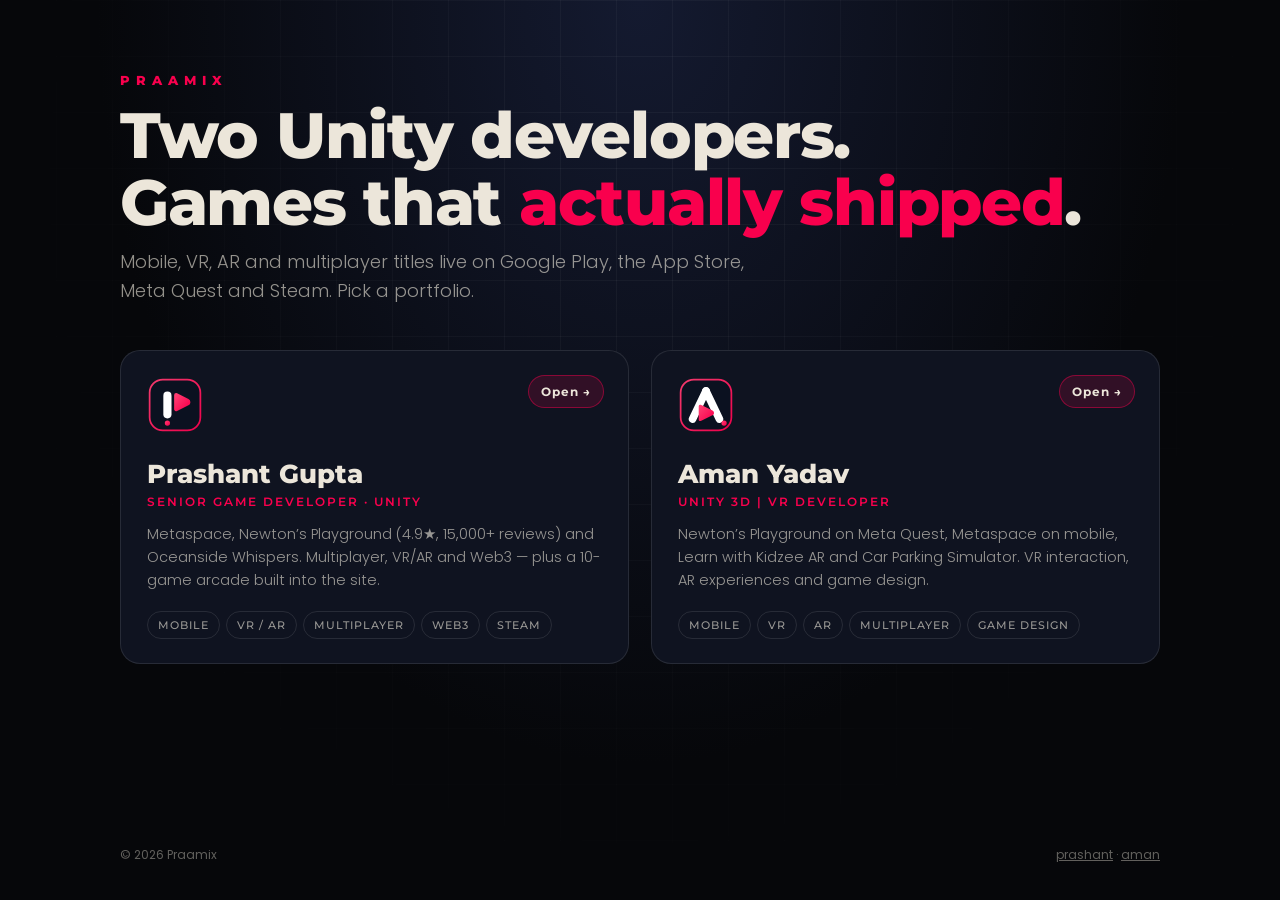
<file: index.html>
<!DOCTYPE html>
<html lang="en">
<head>
<meta charset="utf-8">
<title>Praamix — Unity Game Developers</title>
<meta name="viewport" content="width=device-width, initial-scale=1">
<meta name="robots" content="index, follow">
<meta name="description" content="Praamix — the portfolios of Prashant Gupta and Aman Yadav, Unity game developers shipping on Google Play, the App Store, Meta Quest and Steam.">
<meta name="theme-color" content="#0b1120">
<link rel="canonical" href="https://praamix.com/">
<meta property="og:type" content="website">
<meta property="og:title" content="Praamix — Unity Game Developers">
<meta property="og:description" content="Prashant Gupta and Aman Yadav — mobile, VR, AR and multiplayer games, live on real stores.">
<meta property="og:url" content="https://praamix.com/">
<meta property="og:image" content="https://praamix.com/prashant/assets/images/og-cover.jpg">
<meta name="twitter:card" content="summary_large_image">
<link rel="icon" type="image/svg+xml" href="prashant/assets/images/logo/logo-mark.svg">
<link rel="preconnect" href="https://fonts.googleapis.com">
<link href="https://fonts.googleapis.com/css?family=Montserrat:700,800|Poppins:300,400,500&display=swap" rel="stylesheet">
<style>
  :root { --pink: #f9004d; --ink: #ece6da; --muted: rgba(236,230,218,.62); --bg: #06070a; --card: #0f1320; --line: rgba(255,255,255,.1); }
  * { box-sizing: border-box; margin: 0; padding: 0; }
  html, body { min-height: 100%; }
  body { background: radial-gradient(ellipse at 50% 0%, #141a30 0%, var(--bg) 60%); color: var(--ink); font-family: 'Poppins', 'Helvetica Neue', Arial, sans-serif; -webkit-font-smoothing: antialiased; display: flex; flex-direction: column; min-height: 100vh; }
  body::before { content: ""; position: fixed; inset: 0; pointer-events: none; background-image: linear-gradient(rgba(255,255,255,.04) 1px, transparent 1px), linear-gradient(90deg, rgba(255,255,255,.04) 1px, transparent 1px); background-size: 56px 56px; mask-image: radial-gradient(ellipse at 50% 20%, #000 10%, transparent 75%); -webkit-mask-image: radial-gradient(ellipse at 50% 20%, #000 10%, transparent 75%); }
  main { flex: 1; width: min(1040px, 100% - 40px); margin: 0 auto; padding: 72px 0 40px; position: relative; }
  .brand { font: 800 13px 'Montserrat', sans-serif; letter-spacing: 6px; color: var(--pink); text-transform: uppercase; }
  h1 { font: 800 clamp(34px, 6vw, 64px)/1.05 'Montserrat', sans-serif; letter-spacing: -.02em; margin: 14px 0 12px; }
  h1 em { font-style: normal; color: var(--pink); }
  .lead { color: var(--muted); font-size: clamp(15px, 1.6vw, 18px); font-weight: 300; max-width: 640px; line-height: 1.6; }
  .cards { display: grid; grid-template-columns: repeat(auto-fit, minmax(300px, 1fr)); gap: 22px; margin-top: 44px; }
  .card { position: relative; display: block; background: var(--card); border: 1px solid var(--line); border-radius: 20px; padding: 26px 26px 24px; color: inherit; text-decoration: none; overflow: hidden; transition: transform .35s cubic-bezier(.2,.8,.2,1), border-color .3s, box-shadow .35s; }
  .card:hover { transform: translateY(-6px); border-color: rgba(249,0,77,.55); box-shadow: 0 24px 60px rgba(0,0,0,.5), 0 0 40px rgba(249,0,77,.18); }
  .card img.mark { width: 56px; height: 56px; border-radius: 14px; }
  .card h2 { font: 800 26px 'Montserrat', sans-serif; margin: 18px 0 4px; }
  .card .role { color: var(--pink); font: 600 12px 'Montserrat', sans-serif; letter-spacing: 2px; text-transform: uppercase; }
  .card p { color: var(--muted); font-size: 14.5px; line-height: 1.6; margin: 14px 0 18px; font-weight: 300; }
  .chips { display: flex; flex-wrap: wrap; gap: 6px; }
  .chips span { font: 500 11px 'Montserrat', sans-serif; letter-spacing: 1px; padding: 6px 10px; border-radius: 999px; border: 1px solid var(--line); color: var(--muted); }
  .go { position: absolute; top: 24px; right: 24px; font: 700 12px 'Montserrat', sans-serif; letter-spacing: 1px; color: var(--ink); background: rgba(249,0,77,.15); border: 1px solid rgba(249,0,77,.45); padding: 8px 12px; border-radius: 999px; transition: background .25s; }
  .card:hover .go { background: var(--pink); }
  footer { width: min(1040px, 100% - 40px); margin: 0 auto; padding: 24px 0 36px; color: rgba(236,230,218,.4); font-size: 12px; display: flex; justify-content: space-between; gap: 12px; flex-wrap: wrap; }
  footer a { color: inherit; }
</style>
</head>
<body>
<main>
  <div class="brand">Praamix</div>
  <h1>Two Unity developers.<br>Games that <em>actually shipped</em>.</h1>
  <p class="lead">Mobile, VR, AR and multiplayer titles live on Google Play, the App Store, Meta Quest and Steam. Pick a portfolio.</p>
  <div class="cards">
    <a class="card" href="prashant/">
      <span class="go">Open &rarr;</span>
      <img class="mark" src="prashant/assets/images/logo/logo-mark.svg" alt="">
      <h2>Prashant Gupta</h2>
      <div class="role">Senior Game Developer · Unity</div>
      <p>Metaspace, Newton&rsquo;s Playground (4.9&#9733;, 15,000+ reviews) and Oceanside Whispers. Multiplayer, VR/AR and Web3 — plus a 10-game arcade built into the site.</p>
      <div class="chips"><span>MOBILE</span><span>VR / AR</span><span>MULTIPLAYER</span><span>WEB3</span><span>STEAM</span></div>
    </a>
    <a class="card" href="aman/">
      <span class="go">Open &rarr;</span>
      <img class="mark" src="aman/assets/images/logo/logo-mark.svg" alt="">
      <h2>Aman Yadav</h2>
      <div class="role">Unity 3D | VR Developer</div>
      <p>Newton&rsquo;s Playground on Meta Quest, Metaspace on mobile, Learn with Kidzee AR and Car Parking Simulator. VR interaction, AR experiences and game design.</p>
      <div class="chips"><span>MOBILE</span><span>VR</span><span>AR</span><span>MULTIPLAYER</span><span>GAME DESIGN</span></div>
    </a>
  </div>
</main>
<footer>
  <span>&copy; 2026 Praamix</span>
  <span><a href="prashant/">prashant</a> &middot; <a href="aman/">aman</a></span>
</footer>
</body>
</html>
</file>
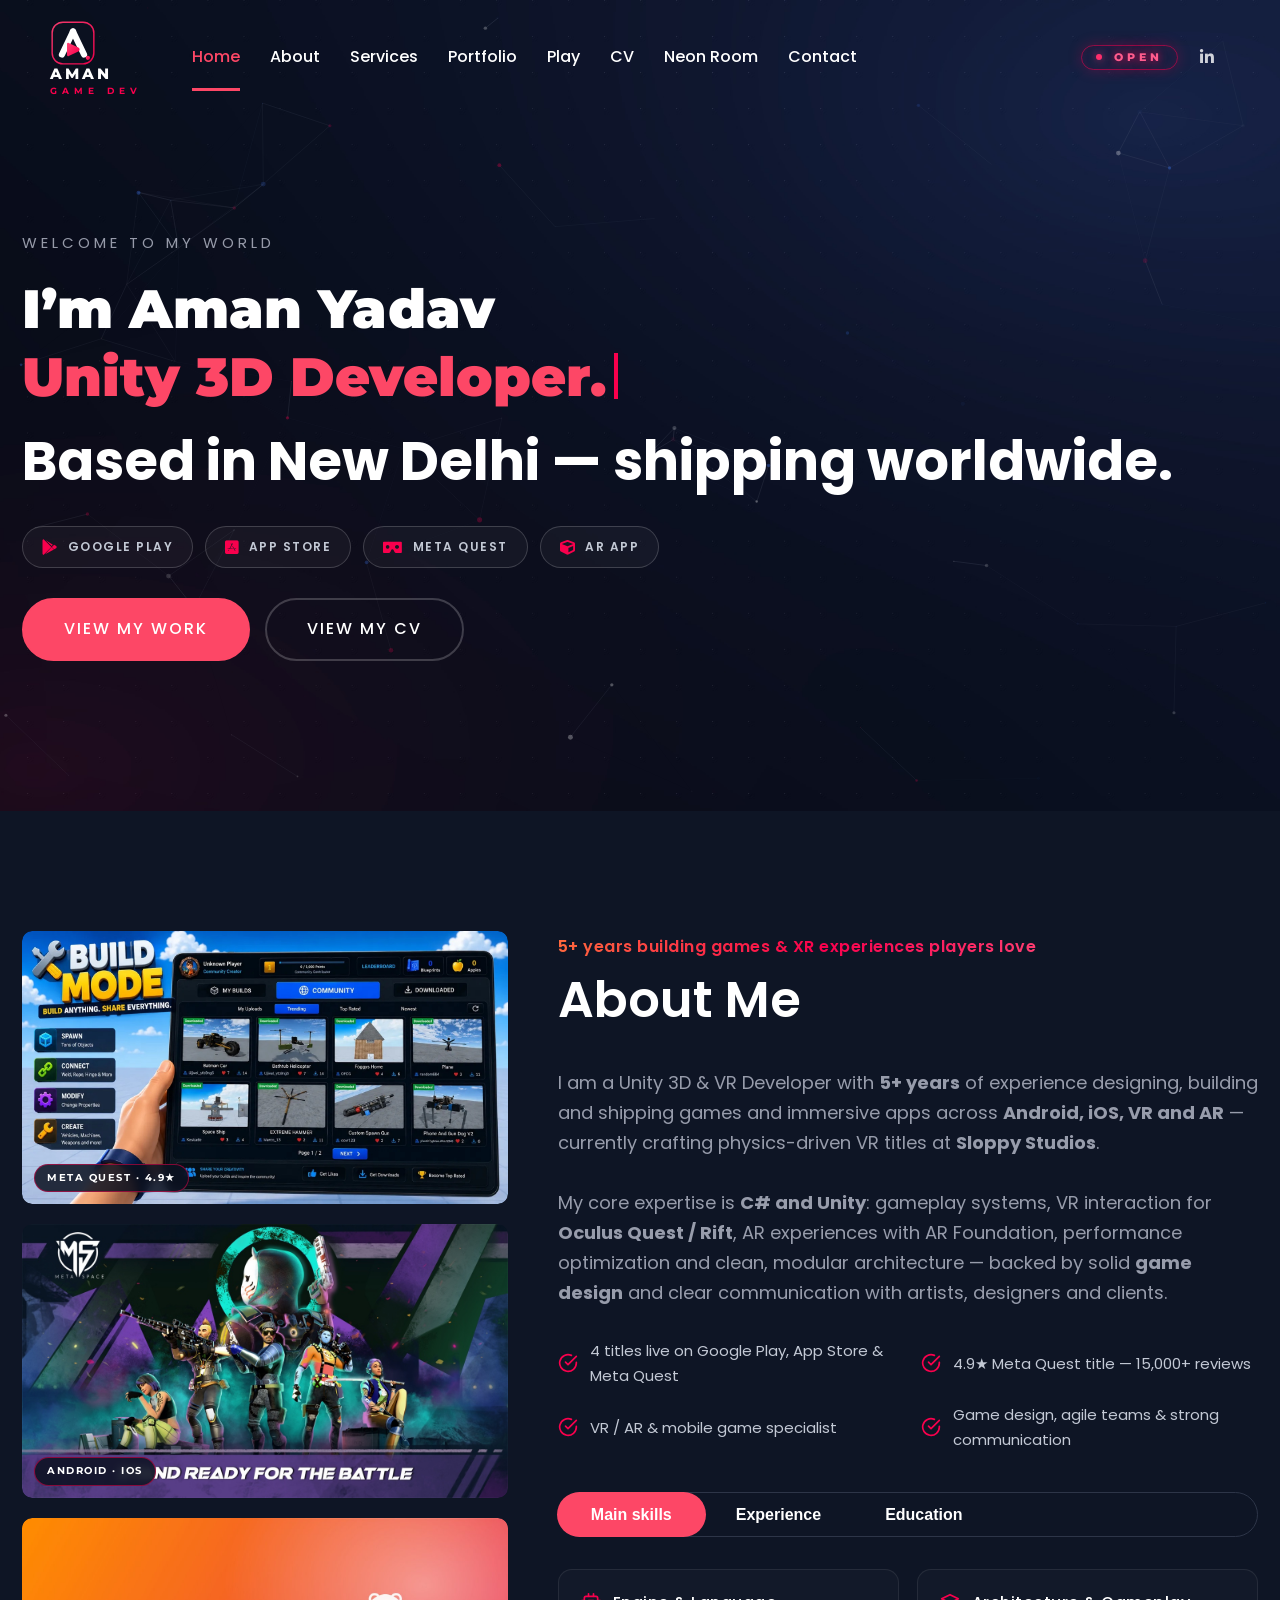
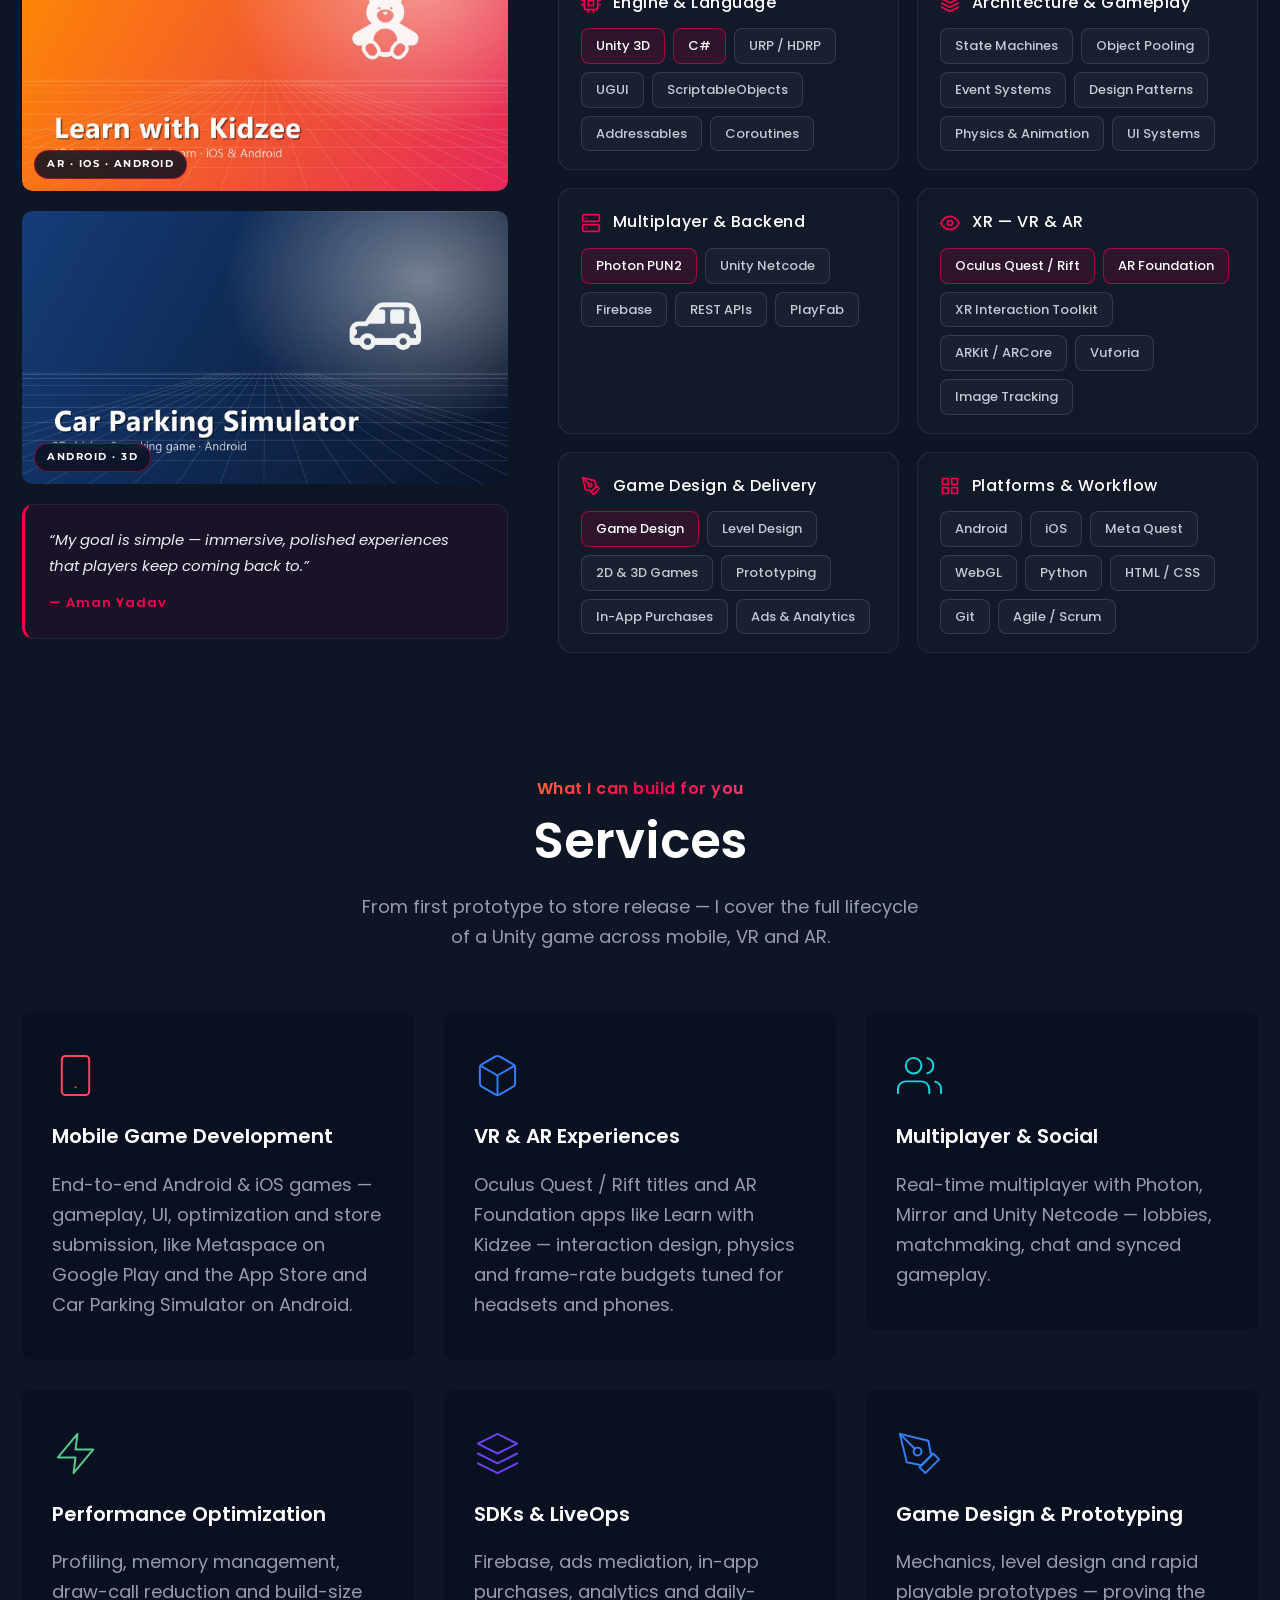
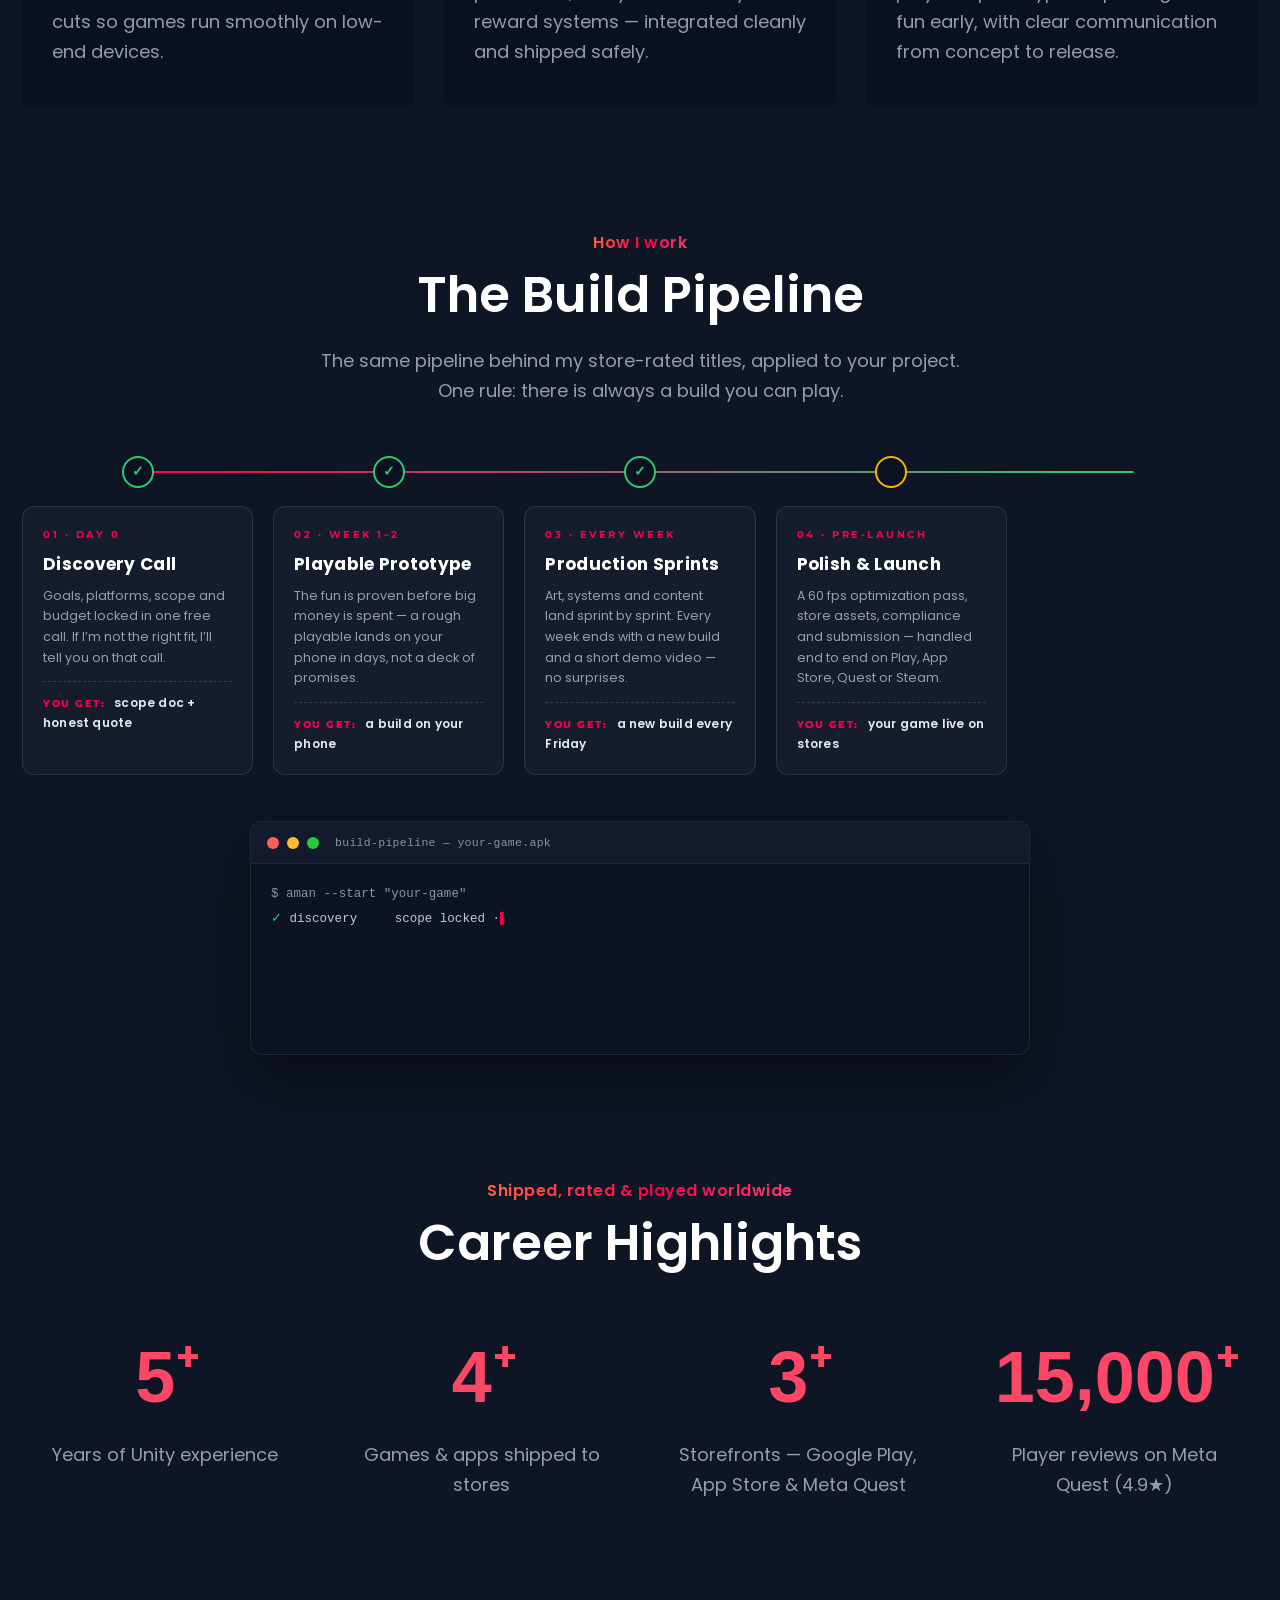
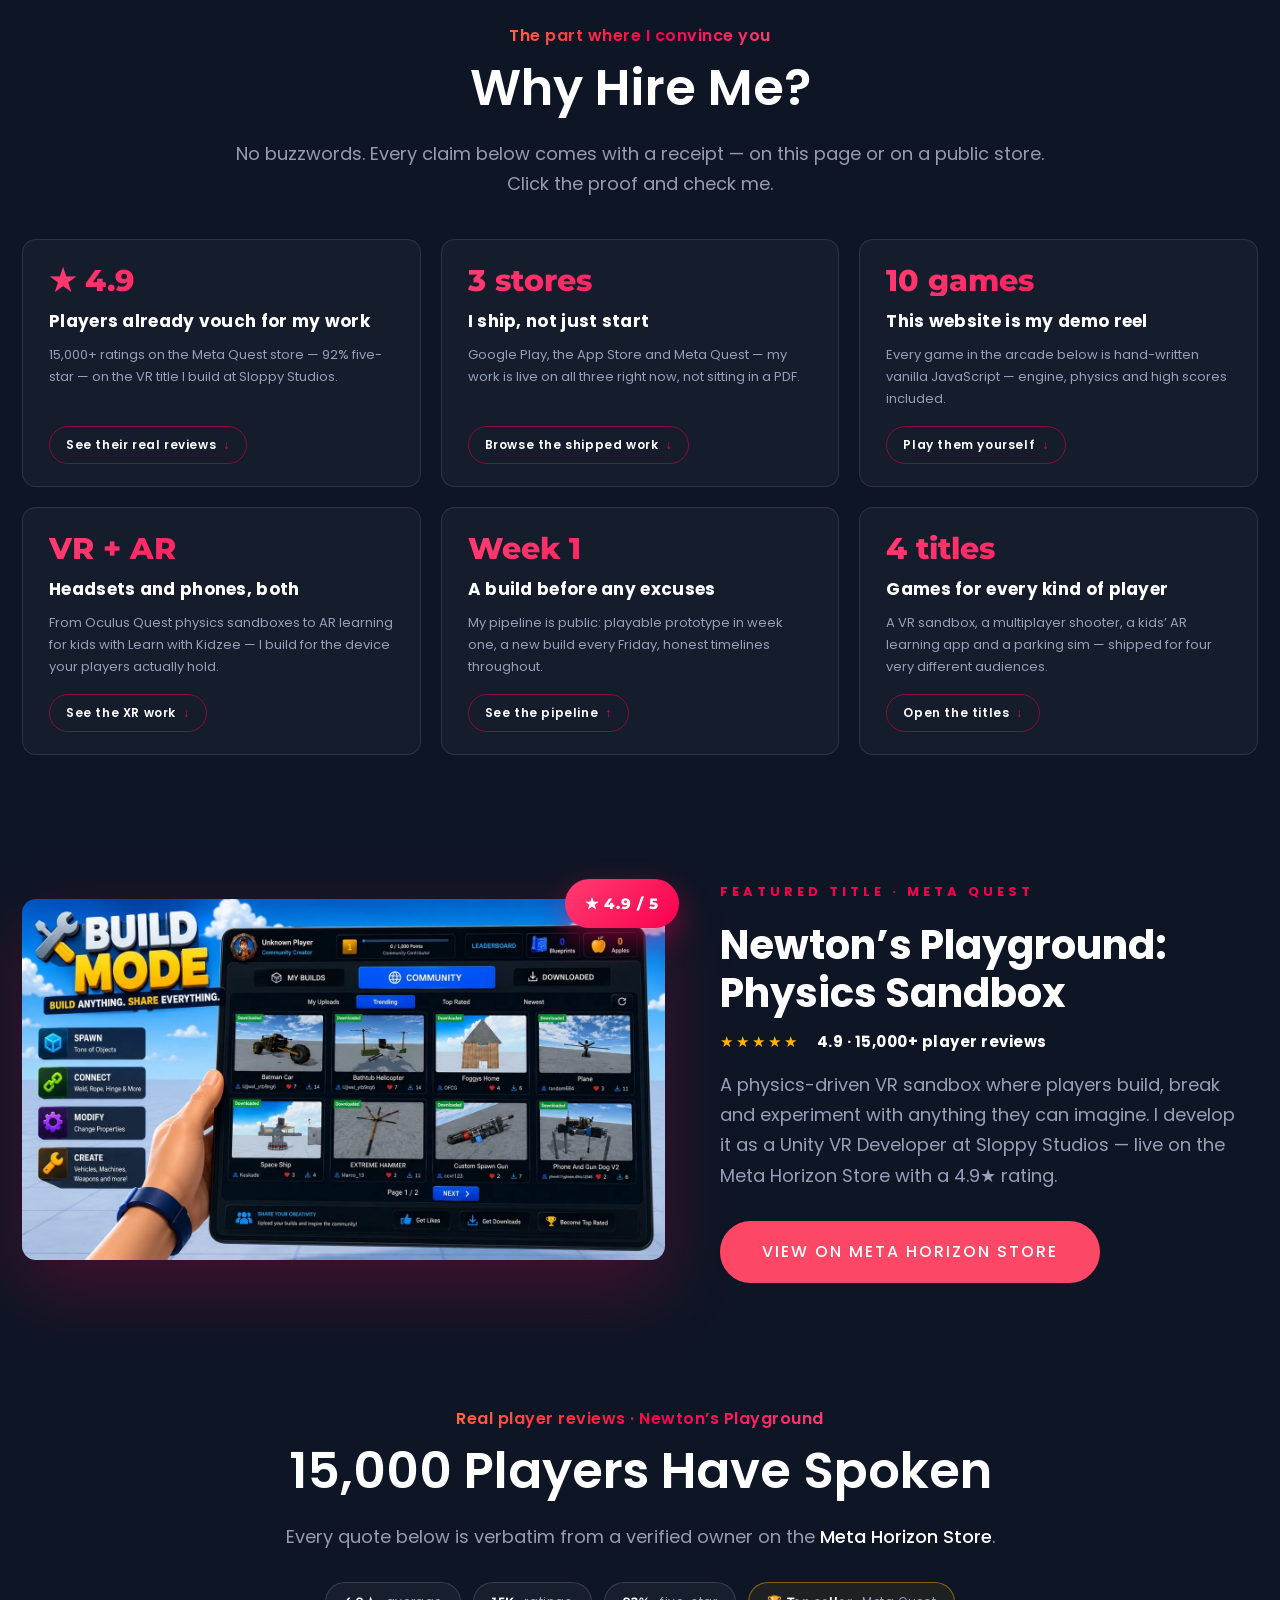
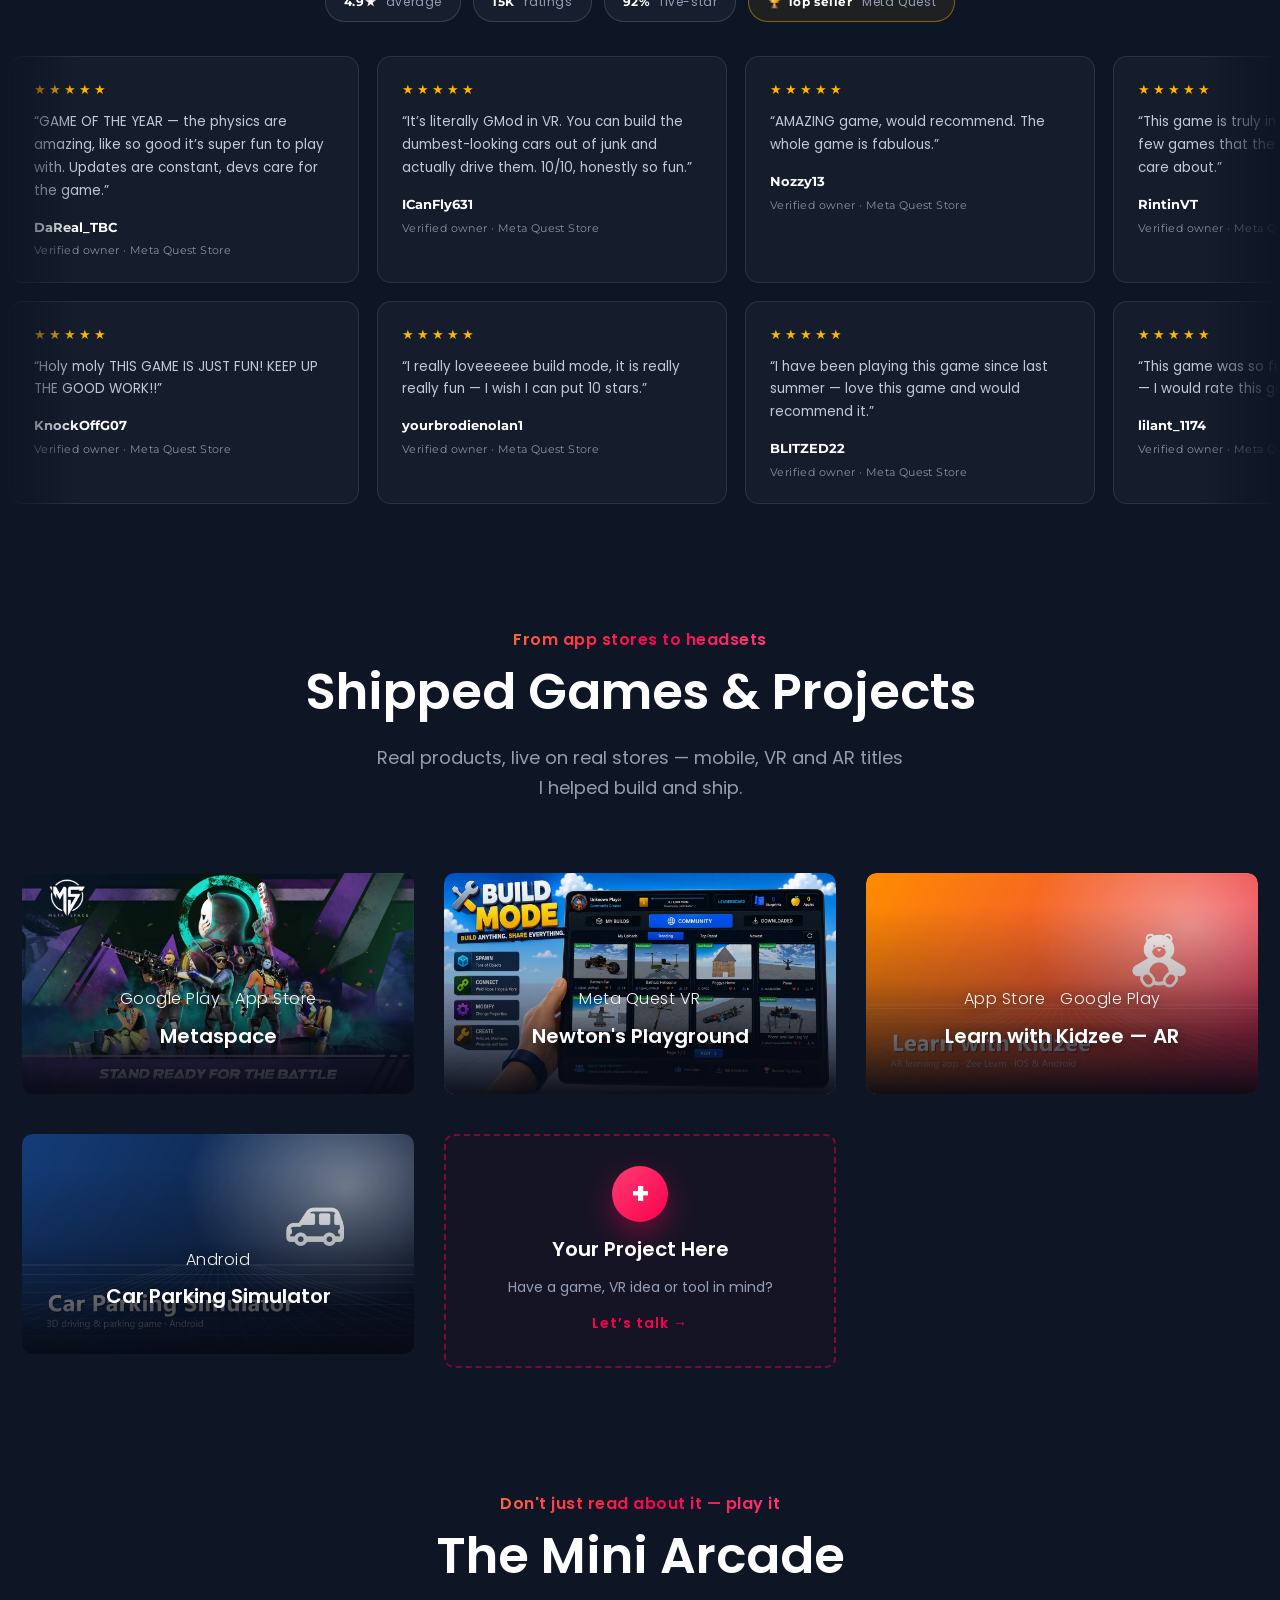
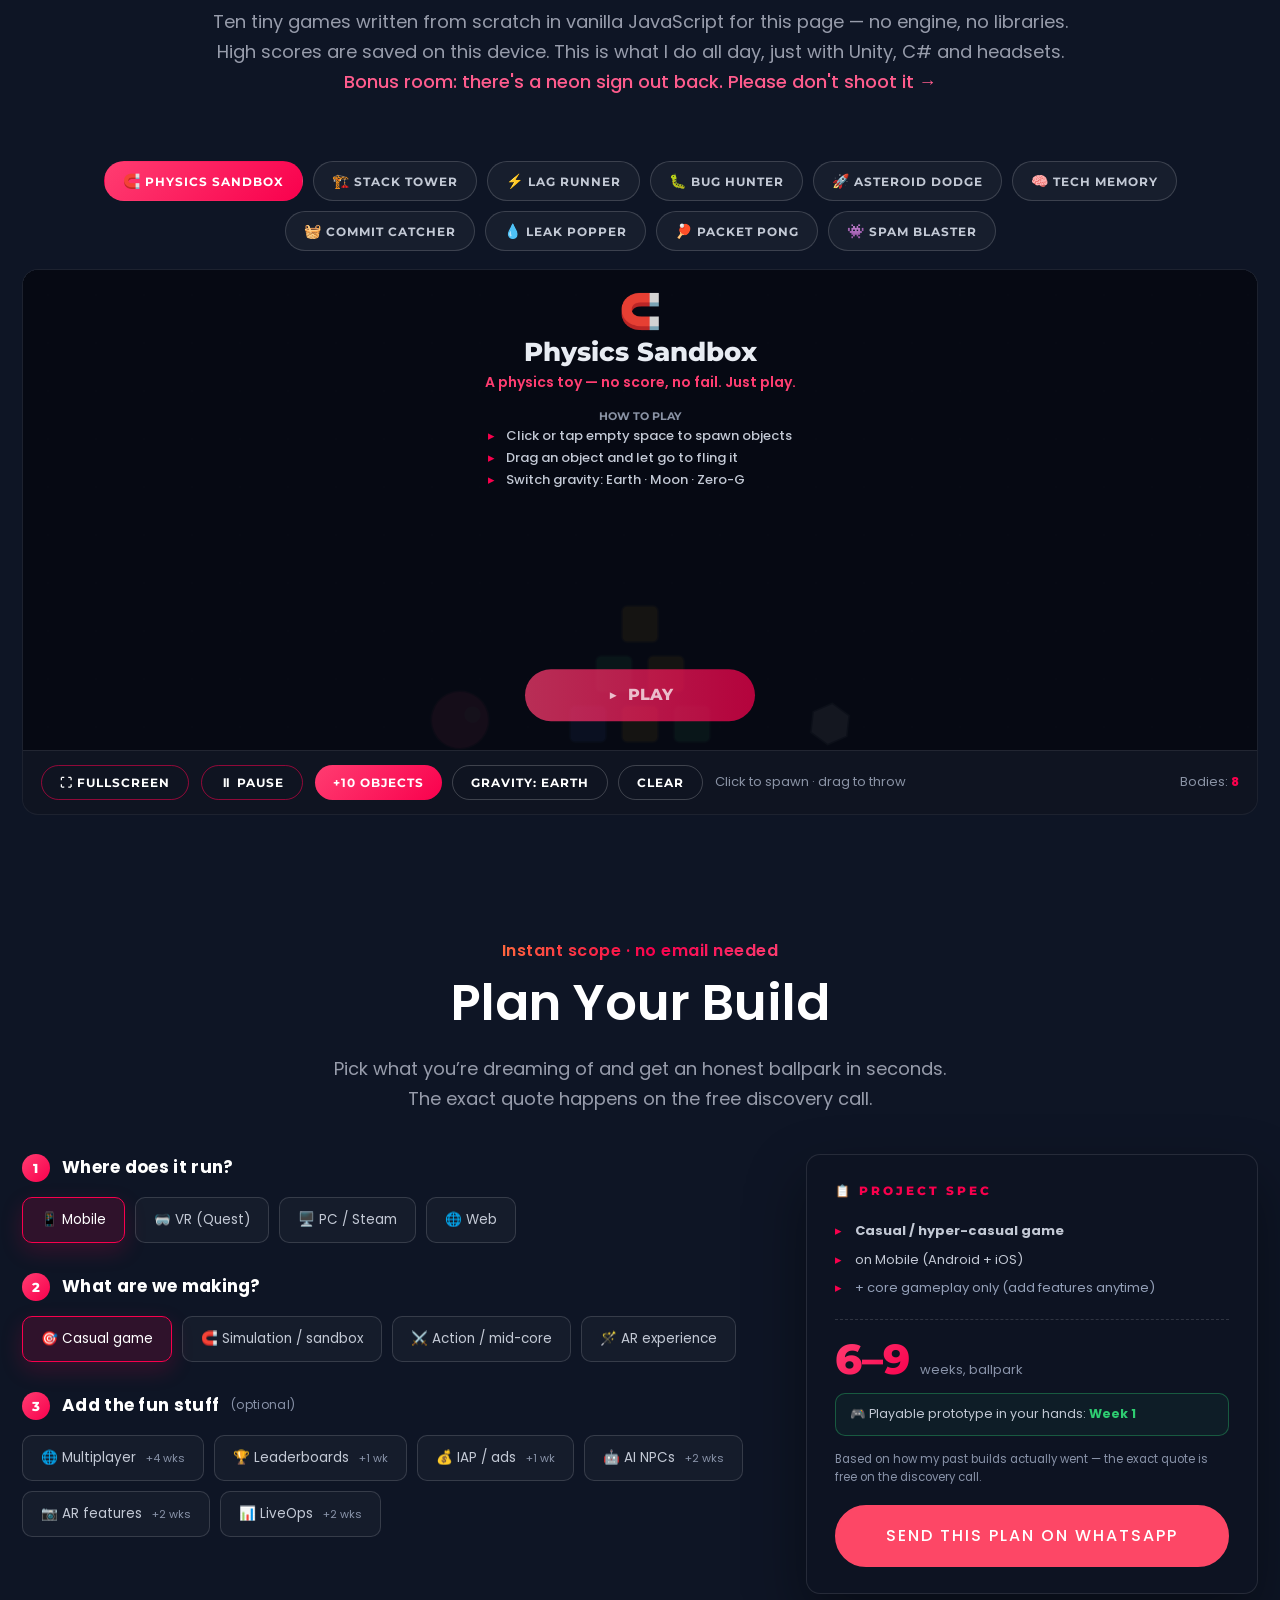
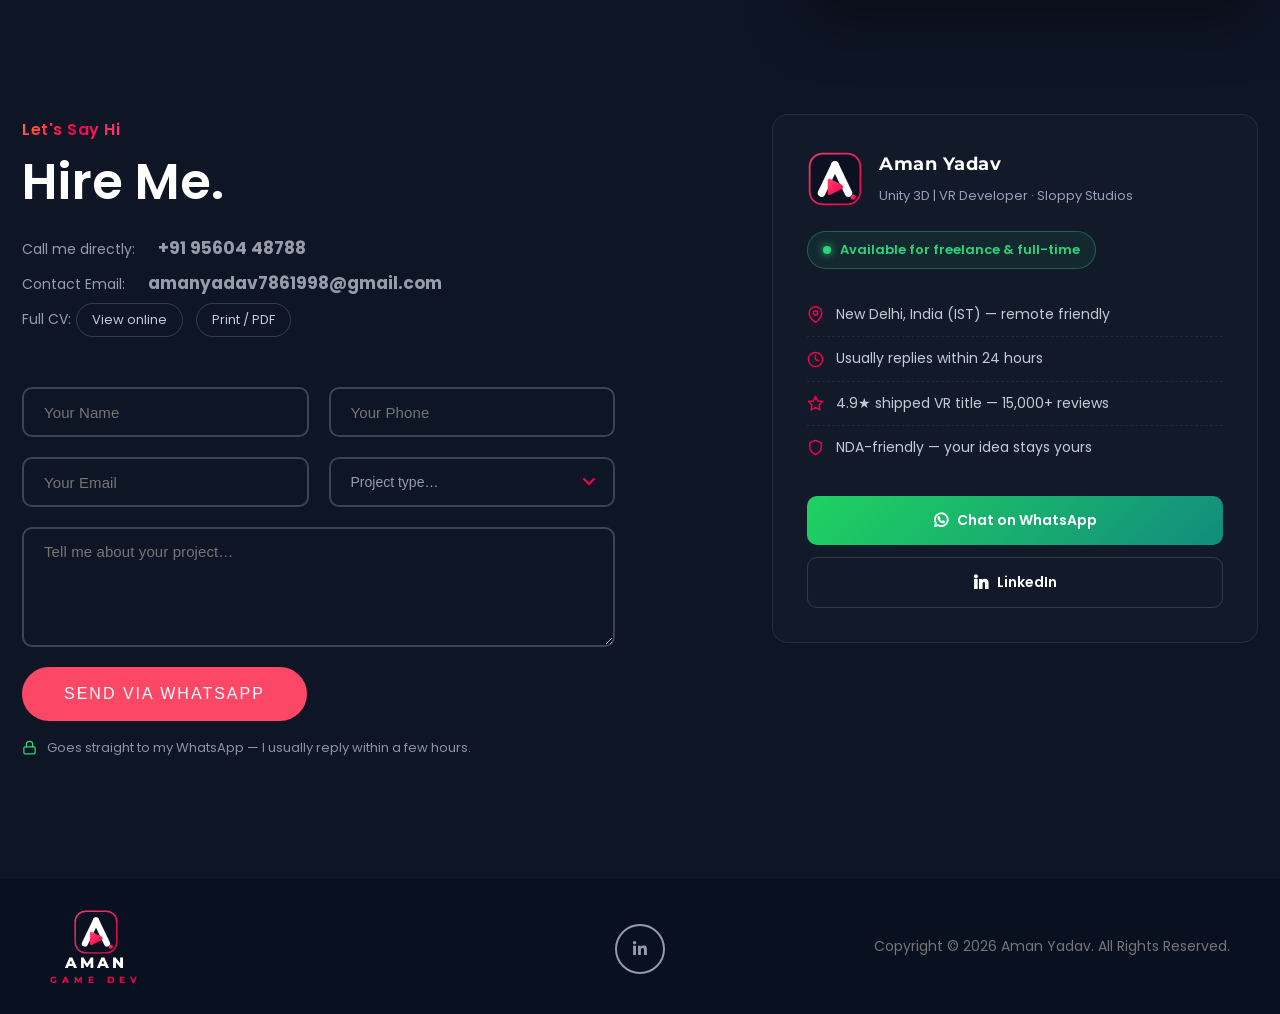
<file: aman/index.html>
<!DOCTYPE html>
<html lang="en">

<head>
    <meta charset="utf-8">
    <meta http-equiv="x-ua-compatible" content="ie=edge">
    <title>Aman Yadav — Unity 3D | VR Developer | Mobile · VR · AR</title>
    <meta name="robots" content="index, follow" />
    <meta name="description" content="Unity 3D &amp; VR Developer with 5+ years of experience shipping games and AR apps on Google Play, the App Store and Meta Quest — including Metaspace, Newton's Playground (4.9★, 15K+ reviews), Learn with Kidzee AR and Car Parking Simulator.">
    <meta name="author" content="Aman Yadav">
    <meta name="viewport" content="width=device-width, initial-scale=1, shrink-to-fit=no">
    <meta name="theme-color" content="#f9004d">
    <link rel="canonical" href="https://praamix.com/aman/">

    <!-- Open Graph / Social Share -->
    <meta property="og:type" content="website">
    <meta property="og:title" content="Aman Yadav — Unity 3D | VR Developer">
    <meta property="og:description" content="5+ years shipping games and AR apps across Android, iOS and Meta Quest VR. See Metaspace, Newton's Playground and Learn with Kidzee AR.">
    <meta property="og:url" content="https://praamix.com/aman/">
    <meta property="og:image" content="https://praamix.com/aman/assets/images/og-cover.jpg">
    <meta property="og:image:width" content="1200">
    <meta property="og:image:height" content="630">
    <meta name="twitter:card" content="summary_large_image">
    <meta name="twitter:title" content="Aman Yadav — Unity 3D | VR Developer">
    <meta name="twitter:description" content="5+ years shipping games and AR apps across Android, iOS and Meta Quest VR.">
    <meta name="twitter:image" content="https://praamix.com/aman/assets/images/og-cover.jpg">

    <!-- Structured Data -->
    <script type="application/ld+json">
    {
      "@context": "https://schema.org",
      "@type": "Person",
      "name": "Aman Yadav",
      "jobTitle": "Unity 3D | VR Developer",
      "url": "https://praamix.com/aman/",
      "email": "mailto:amanyadav7861998@gmail.com",
      "telephone": "+91-95604-48788",
      "address": { "@type": "PostalAddress", "addressCountry": "IN" },
      "knowsAbout": ["Unity", "C#", "Game Development", "Game Design", "VR", "AR", "Oculus Quest", "Multiplayer Networking", "Mobile Games"],
      "worksFor": { "@type": "Organization", "name": "Sloppy Studios" },
      "sameAs": [
        "https://www.linkedin.com/in/aman-yadav",
        "https://play.google.com/store/apps/details?id=com.MetaspaceTechnologiesPrivateLimited.Metaspace",
        "https://apps.apple.com/in/app/metaspace-game/id6462402154",
        "https://www.meta.com/en-gb/experiences/newtons-playground-physics-sandbox/24802835455982621/",
        "https://apps.apple.com/in/app/learnwithkidzee/id1602189314"
      ]
    }
    </script>

    <!-- Favicon -->
    <link rel="icon" type="image/svg+xml" href="assets/images/logo/logo-mark.svg">
    <link rel="shortcut icon" type="image/x-icon" href="assets/images/favicon.png">
    <link rel="apple-touch-icon" sizes="180x180" href="assets/images/apple-touch-icon.png">

    <!-- CSS Style -->
    <link rel="stylesheet" href="assets/css/vendor/bootstrap.min.css">
    <link rel="stylesheet" href="assets/css/plugins/feature.css">
    <link rel="stylesheet" href="assets/css/vendor/slick.css">
    <link rel="stylesheet" href="assets/css/vendor/slick-theme.css">
    <link rel="stylesheet" href="assets/css/vendor/lightbox.css">
    <link rel="stylesheet" href="assets/css/vendor/fontawesome.css">
    <link rel="stylesheet" href="assets/css/vendor/odometer.css">
    <link rel="stylesheet" href="assets/css/style.css">
    <link rel="stylesheet" href="assets/css/custom.css?v=34">
</head>

<body class="position-relative spybody">
    <div class="active-dark bg_color--9">

        <!-- Header Area Start -->
        <header class="header-area header-style-two header--fixed header--sticky color-black">
            <div class="header-wrapper">
                <div class="header-left d-flex align-items-center">
                    <div class="logo"><a href="index.html" aria-label="Aman Yadav — home"><img class="brand-mark" src="assets/images/logo/logo-mark.svg" alt="Aman Yadav logo"><span class="brand-text"><span class="bt-top">AMAN</span><span class="bt-sub">GAME DEV</span></span></a></div>
                    <nav class="mainmenunav d-none d-lg-block ml--50 navbar-example2">
                        <ul class="mainmenu nav nav-pills onepagenav">
                            <li class="nav-item current"><a class="nav-link" href="#home">Home</a></li>
                            <li class="nav-item"><a class="nav-link" href="#about">About</a></li>
                            <li class="nav-item"><a class="nav-link" href="#service">Services</a></li>
                            <li class="nav-item"><a class="nav-link" href="#portfolio">Portfolio</a>
                            </li>
                            <li class="nav-item"><a class="nav-link" href="#play">Play</a></li>
                            <li class="nav-item"><a class="nav-link external" href="cv.html">CV</a></li>
                            <li class="nav-item"><a class="nav-link external" href="neon.html">Neon Room</a></li>
                            <li class="nav-item"><a class="nav-link" href="#contact">Contact</a></li>
                        </ul>
                    </nav>
                </div>
                <div class="header-right">
                    <a class="neon-chip" href="neon.html" title="The neon room — a tiny physics toy. Please don't shoot the sign."><span class="neon-dot" aria-hidden="true"></span>OPEN</a>
                    <div class="social-share-inner d-none d-sm-block">
                        <ul class="social-share social-style--2 color-black d-flex justify-content-start liststyle">
                                                        <li><a href="https://www.linkedin.com/in/aman-yadav" target="_blank" rel="noopener noreferrer"><i class="fab fa-linkedin-in"></i></a></li>
                            <!-- <li><a href="#"><i class="fab fa-twitter"></i></a></li>
                            <li><a href="#"><i class="fab fa-instagram"></i></a></li> -->
                        </ul>
                    </div>
                    <!-- <div class="header-btn">
                        <a class="btn-default btn-border btn-opacity" href="#">
                            <span>buy Now</span>
                        </a>
                    </div> -->
                    <div class="humberger-menu d-block d-lg-none pl--20 pl_sm--10">
                        <span class="menutrigger text-white">
                            <i data-feather="menu"></i>
                        </span>
                    </div>
                    <div class="close-menu d-block d-lg-none"><span class="closeTrigger">
                            <i data-feather="x"></i></span>
                    </div>
                </div>
            </div>
        </header>
        <!-- Header Area End -->

        <!-- Start Popup Menu Area  -->
        <div class="rn-popup-mobile-menu one-page-popup-menu">
            <div class="inner">
                <div class="popup-menu-top">
                    <div class="logo">
                        <a href="index.html" aria-label="Aman Yadav — home"><img class="brand-mark" src="assets/images/logo/logo-mark.svg" alt="Aman Yadav logo"><span class="brand-text"><span class="bt-top">AMAN</span><span class="bt-sub">GAME DEV</span></span></a>
                    </div>
                    <div class="close-menu d-block d-lg-none">
                        <span class="closeTrigger">
                            <i data-feather="x"></i>
                        </span>
                    </div>
                </div>
                <div class="navbar-example2">
                    <ul class="mainmenu nav nav-pills onepagenav">
                        <li class="nav-item current"><a class="nav-link" href="#home">Home</a></li>
                        <li class="nav-item"><a class="nav-link" href="#about">About</a></li>
                        <li class="nav-item"><a class="nav-link" href="#service">Services</a></li>
                        <li class="nav-item"><a class="nav-link" href="#portfolio">Portfolio</a>
                        </li>
                        <li class="nav-item"><a class="nav-link" href="#play">Play</a></li>
                        <li class="nav-item"><a class="nav-link external" href="cv.html">CV</a></li>
                        <li class="nav-item"><a class="nav-link external neon-menu" href="neon.html">Neon Room</a></li>
                        <li class="nav-item"><a class="nav-link" href="#contact">Contact</a></li>
                    </ul>
                </div>
            </div>
        </div>
        <!-- End Popup Menu Area  -->

        <!-- slider Area Start -->
        <div id="home">
            <div class="slider-wrapper">
                <div class="slide personal-portfolio-slider slider-paralax slider-style-3 d-flex align-items-center justify-content-center bg_image bg_image--25">
                    <div id="hero-particles" class="hero-particles" aria-hidden="true"></div>
                    <div class="container">
                        <div class="row">
                            <div class="col-lg-12">
                                <div class="inner text-md-start text-center"><span>Welcome to my World</span>
                                    <h1 class="title">I’m Aman Yadav
                                        <span class="role-slot">
                                            <span class="role-sizer" aria-hidden="true">AR Experience Developer.</span>
                                            <span class="role-live"><span id="typed-role">Unity 3D Developer.</span><span class="typed-caret" aria-hidden="true"></span></span>
                                        </span>
                                    </h1>
                                    <h2>Based in New Delhi — shipping worldwide.</h2>
                                    <div class="hero-store-chips">
                                        <a href="https://play.google.com/store/apps/details?id=com.MetaspaceTechnologiesPrivateLimited.Metaspace&hl=en_IN" target="_blank" rel="noopener noreferrer"><i class="fab fa-google-play"></i> Google Play</a>
                                        <a href="https://apps.apple.com/in/app/metaspace-game/id6462402154" target="_blank" rel="noopener noreferrer"><i class="fab fa-app-store-ios"></i> App Store</a>
                                        <a href="https://www.meta.com/en-gb/experiences/newtons-playground-physics-sandbox/24802835455982621/" target="_blank" rel="noopener noreferrer"><i class="fas fa-vr-cardboard"></i> Meta Quest</a>
                                        <a href="https://apps.apple.com/in/app/learnwithkidzee/id1602189314" target="_blank" rel="noopener noreferrer"><i class="fas fa-cube"></i> AR App</a>
                                    </div>
                                    <div class="slide-btn mt--30">
                                        <a class="btn-default btn-opacity" href="#portfolio">View My Work</a>
                                        <a class="btn-default btn-border btn-opacity ml--10" href="cv.html">View My CV</a>
                                    </div>
                                </div>
                            </div>
                        </div>
                    </div>
                </div>
            </div>
        </div>
        <!-- slider Area End -->

        <!-- About Section Start -->
        <div id="about">
            <div class="about-area ptb--120  bg_color--8">
                <div class="about-wrapper">
                    <div class="container">
                        <div class="row row--35">
                            <div class="col-lg-5">
                                <div class="thumbnail about-covers">
                                    <a class="about-cover" href="https://www.meta.com/en-gb/experiences/newtons-playground-physics-sandbox/24802835455982621/" target="_blank" rel="noopener noreferrer">
                                        <img src="assets/images/portfolio/game-newtons.jpg" alt="Newton's Playground — physics sandbox VR game on Meta Quest">
                                        <span class="tag">Meta Quest · 4.9★</span>
                                    </a>
                                    <a class="about-cover" href="https://play.google.com/store/apps/details?id=com.MetaspaceTechnologiesPrivateLimited.Metaspace&hl=en_IN" target="_blank" rel="noopener noreferrer">
                                        <img src="assets/images/portfolio/game-metaspace.jpg" alt="Metaspace — multiplayer battle arena game on Android and iOS" loading="lazy" decoding="async">
                                        <span class="tag">Android · iOS</span>
                                    </a>
                                    <a class="about-cover" href="https://apps.apple.com/in/app/learnwithkidzee/id1602189314" target="_blank" rel="noopener noreferrer">
                                        <img src="assets/images/portfolio/game-kidzee.jpg" alt="Learn with Kidzee — AR learning app for preschoolers on iOS and Android" loading="lazy" decoding="async">
                                        <span class="tag">AR · iOS · Android</span>
                                    </a>
                                    <a class="about-cover" href="https://play.google.com/store/search?q=car%20parking%20simulator&c=apps" target="_blank" rel="noopener noreferrer">
                                        <img src="assets/images/portfolio/game-parking.jpg" alt="Car Parking Simulator — 3D driving and parking game on Android" loading="lazy" decoding="async">
                                        <span class="tag">Android · 3D</span>
                                    </a>
                                    <div class="about-quote">
                                        <p>&ldquo;My goal is simple &mdash; immersive, polished experiences that players keep coming back to.&rdquo;</p>
                                        <span>&mdash; Aman Yadav</span>
                                    </div>
                                </div>
                            </div>
                            <div class="col-lg-7">
                                <div class="about-inner inner">
                                    <div class="section-title"><span class="subtitle">5+ years building games &amp; XR experiences players love</span>
                                        <h2 class="title mb--20">About Me</h2>
                                        <p>
                                            I am a Unity 3D &amp; VR Developer with <strong>5+ years</strong> of experience designing, building and shipping games and immersive apps across <strong>Android, iOS, VR and AR</strong> &mdash; currently crafting physics-driven VR titles at <strong>Sloppy Studios</strong>.
                                          </p>
                                          <p>
                                            My core expertise is <strong>C# and Unity</strong>: gameplay systems, VR interaction for <strong>Oculus Quest / Rift</strong>, AR experiences with AR Foundation, performance optimization and clean, modular architecture &mdash; backed by solid <strong>game design</strong> and clear communication with artists, designers and clients.
                                          </p>
                                          <div class="about-points">
                                              <div><i data-feather="check-circle"></i> 4 titles live on Google Play, App Store &amp; Meta Quest</div>
                                              <div><i data-feather="check-circle"></i> 4.9&#9733; Meta Quest title &mdash; 15,000+ reviews</div>
                                              <div><i data-feather="check-circle"></i> VR / AR &amp; mobile game specialist</div>
                                              <div><i data-feather="check-circle"></i> Game design, agile teams &amp; strong communication</div>
                                          </div>
                                    </div>
                                    <div class="tabs-area mt--40">
                                        <div class="tab-wrapper">
                                            <ul class="tab-style--1 nav nav-tabs" role="tablist">
                                                <li class="nav-item">
                                                    <button class="active" id="mainskill" data-bs-toggle="tab" data-bs-target="#rn-mainskill" role="tab" aria-controls="rn-mainskill" aria-selected="true">Main skills</button>
                                                </li>
                                                <!-- <li class="nav-item">
                                                    <button id="awards" data-bs-toggle="tab" data-bs-target="#rn-awards" role="tab" aria-controls="awards" aria-selected="false">Awards</button>
                                                </li> -->
                                                <li class="nav-item">
                                                    <button id="experience" data-bs-toggle="tab" data-bs-target="#rn-experience" role="tab" aria-controls="rn-experience" aria-selected="false">Experience</button>
                                                </li>
                                                <li class="nav-item">
                                                    <button id="education" data-bs-toggle="tab" data-bs-target="#rn-education" role="tab" aria-controls="rn-education" aria-selected="false">Education</button>
                                                </li>
                                            </ul>
                                            <div class="tab-content">
                                                <div class="tab-pane fade show active" id="rn-mainskill" role="tabpanel" aria-labelledby="mainskill">
                                                    <div class="single-tab-content">
                                                        <div class="skill-cards">
                                                            <div class="skill-card">
                                                                <div class="sc-head"><i data-feather="cpu"></i><h6>Engine &amp; Language</h6></div>
                                                                <div class="chips"><span class="hot">Unity 3D</span><span class="hot">C#</span><span>URP / HDRP</span><span>UGUI</span><span>ScriptableObjects</span><span>Addressables</span><span>Coroutines</span></div>
                                                            </div>
                                                            <div class="skill-card">
                                                                <div class="sc-head"><i data-feather="layers"></i><h6>Architecture &amp; Gameplay</h6></div>
                                                                <div class="chips"><span>State Machines</span><span>Object Pooling</span><span>Event Systems</span><span>Design Patterns</span><span>Physics &amp; Animation</span><span>UI Systems</span></div>
                                                            </div>
                                                            <div class="skill-card">
                                                                <div class="sc-head"><i data-feather="server"></i><h6>Multiplayer &amp; Backend</h6></div>
                                                                <div class="chips"><span class="hot">Photon PUN2</span><span>Unity Netcode</span><span>Firebase</span><span>REST APIs</span><span>PlayFab</span></div>
                                                            </div>
                                                            <div class="skill-card">
                                                                <div class="sc-head"><i data-feather="eye"></i><h6>XR &mdash; VR &amp; AR</h6></div>
                                                                <div class="chips"><span class="hot">Oculus Quest / Rift</span><span class="hot">AR Foundation</span><span>XR Interaction Toolkit</span><span>ARKit / ARCore</span><span>Vuforia</span><span>Image Tracking</span></div>
                                                            </div>
                                                            <div class="skill-card">
                                                                <div class="sc-head"><i data-feather="pen-tool"></i><h6>Game Design &amp; Delivery</h6></div>
                                                                <div class="chips"><span class="hot">Game Design</span><span>Level Design</span><span>2D &amp; 3D Games</span><span>Prototyping</span><span>In-App Purchases</span><span>Ads &amp; Analytics</span></div>
                                                            </div>
                                                            <div class="skill-card">
                                                                <div class="sc-head"><i data-feather="grid"></i><h6>Platforms &amp; Workflow</h6></div>
                                                                <div class="chips"><span>Android</span><span>iOS</span><span>Meta Quest</span><span>WebGL</span><span>Python</span><span>HTML / CSS</span><span>Git</span><span>Agile / Scrum</span></div>
                                                            </div>
                                                        </div>
                                                    </div>
                                                </div>

                                                <!-- <div class="tab-pane fade" id="rn-awards" role="tabpanel" aria-labelledby="awards">
                                                    <div class="single-tab-content">
                                                        <ul>
                                                            <li><a>Awwwards.com
                                                                    <span>- Winner</span></a> 2019 -
                                                                2020</li>
                                                            <li><a>CSS Design Awards
                                                                    <span>- Winner</span></a> 2017 -
                                                                2018</li>
                                                            <li><a>Design nominees
                                                                    <span>- site of the
                                                                        day</span></a> 2013- 2014
                                                            </li>
                                                            <li><a>Awwwards.com
                                                                    <span>- Winner</span></a> 2019 -
                                                                2020</li>
                                                        </ul>
                                                    </div>
                                                </div> -->

                                                <div class="tab-pane fade" id="rn-experience" role="tabpanel" aria-labelledby="experience">
                                                    <div class="single-tab-content">
                                                        <div class="rn-timeline">
                                                            <div class="tl-item">
                                                                <div class="tl-head"><h5>Unity VR Developer</h5><span class="tl-date">SEP 2025 &mdash; PRESENT</span></div>
                                                                <div class="tl-org">Sloppy Studios &middot; Noida (Hybrid)</div>
                                                                <p>Physics-driven VR titles &mdash; Newton&rsquo;s Playground (4.9&#9733;, 15,000+ reviews on Meta Quest): VR interactions, physics systems and frame-rate budgets tuned for Quest.</p>
                                                            </div>
                                                            <div class="tl-item">
                                                                <div class="tl-head"><h5>Unity Game Developer</h5><span class="tl-date">2021 &mdash; SEP 2025</span></div>
                                                                <div class="tl-org">MetaSpace (Payiza) &middot; Noida</div>
                                                                <p>Metaspace &mdash; sci-fi multiplayer shooter on Android &amp; iOS (4.6&#9733; App Store): gameplay systems, Photon PUN2 combat, UI and store releases.</p>
                                                            </div>
                                                            <div class="tl-item">
                                                                <div class="tl-head"><h5>Unity Developer</h5><span class="tl-date">2020 &mdash; 2021</span></div>
                                                                <div class="tl-org">AR &amp; mobile projects &middot; New Delhi</div>
                                                                <p>Learn with Kidzee &mdash; AR learning app for Zee Learn&rsquo;s preschool programmes (App Store &amp; Google Play) &mdash; and Car Parking Simulator, a 3D driving &amp; parking game for Android.</p>
                                                            </div>
                                                        </div>
                                                    </div>
                                                </div>

                                                <div class="tab-pane fade" id="rn-education" role="tabpanel" aria-labelledby="education">
                                                    <div class="single-tab-content">
                                                        <div class="rn-timeline">
                                                            <div class="tl-item">
                                                                <div class="tl-head"><h5>B.Tech &mdash; Bachelor of Technology</h5><span class="tl-date">2016 &mdash; 2020</span></div>
                                                                <div class="tl-org">UIET &middot; Kurukshetra University</div>
                                                                <p>Engineering foundations in programming, data structures, algorithms and software design.</p>
                                                            </div>
                                                            <div class="tl-item">
                                                                <div class="tl-head"><h5>Senior Secondary (XII)</h5><span class="tl-date">2016</span></div>
                                                                <div class="tl-org">Kendriya Vidyalaya</div>
                                                                <p>Science stream &mdash; mathematics and computer science.</p>
                                                            </div>
                                                        </div>
                                                    </div>
                                                </div>
                                            </div>


                                        </div>
                                    </div>
                                </div>
                            </div>
                        </div>
                    </div>
                </div>
            </div>
        </div>
        <!-- About Section End -->

        <!-- Start Service Area -->
        <div id="service">
            <div class="service-area creative-service-wrapper pb--120 bg_color--8">
                <div class="container">
                    <div class="row">
                        <div class="col-lg-12">
                            <div class="section-title text-center mb--30 mb_sm--0">
                                <span class="subtitle">What I can build for you</span>
                                <h2 class="title">Services</h2>
                                <p class="description">From first prototype to store release — I cover the full lifecycle <br> of a Unity game across mobile, VR and AR.</p>
                            </div>
                        </div>
                    </div>
                    <div class="row creative-service">
                        <div class="col-lg-12">
                            <div class="row service-main-wrapper">
                                <div class="col-lg-4 col-md-6 col-sm-6 col-12 text-start">
                                    <div class="service service__style--2 text-start bg-gray">
                                        <div class="icon"><i data-feather="smartphone"></i></div>
                                        <div class="content">
                                            <h3 class="title">Mobile Game Development</h3>
                                            <p>End-to-end Android &amp; iOS games — gameplay, UI, optimization and store submission, like Metaspace on Google Play and the App Store and Car Parking Simulator on Android.</p>
                                        </div>
                                    </div>
                                </div>
                                <div class="col-lg-4 col-md-6 col-sm-6 col-12 text-start">
                                    <div class="service service__style--2 text-start bg-gray">
                                        <div class="icon"><i data-feather="box"></i></div>
                                        <div class="content">
                                            <h3 class="title">VR &amp; AR Experiences</h3>
                                            <p>Oculus Quest / Rift titles and AR Foundation apps like Learn with Kidzee — interaction design, physics and frame-rate budgets tuned for headsets and phones.</p>
                                        </div>
                                    </div>
                                </div>
                                <div class="col-lg-4 col-md-6 col-sm-6 col-12 text-start">
                                    <div class="service service__style--2 text-start bg-gray">
                                        <div class="icon"><i data-feather="users"></i></div>
                                        <div class="content">
                                            <h3 class="title">Multiplayer &amp; Social</h3>
                                            <p>Real-time multiplayer with Photon, Mirror and Unity Netcode — lobbies, matchmaking, chat and synced gameplay.</p>
                                        </div>
                                    </div>
                                </div>
                                <div class="col-lg-4 col-md-6 col-sm-6 col-12 text-start">
                                    <div class="service service__style--2 text-start bg-gray">
                                        <div class="icon"><i data-feather="zap"></i></div>
                                        <div class="content">
                                            <h3 class="title">Performance Optimization</h3>
                                            <p>Profiling, memory management, draw-call reduction and build-size cuts so games run smoothly on low-end devices.</p>
                                        </div>
                                    </div>
                                </div>
                                <div class="col-lg-4 col-md-6 col-sm-6 col-12 text-start">
                                    <div class="service service__style--2 text-start bg-gray">
                                        <div class="icon"><i data-feather="layers"></i></div>
                                        <div class="content">
                                            <h3 class="title">SDKs &amp; LiveOps</h3>
                                            <p>Firebase, ads mediation, in-app purchases, analytics and daily-reward systems — integrated cleanly and shipped safely.</p>
                                        </div>
                                    </div>
                                </div>
                                <div class="col-lg-4 col-md-6 col-sm-6 col-12 text-start">
                                    <div class="service service__style--2 text-start bg-gray">
                                        <div class="icon"><i data-feather="pen-tool"></i></div>
                                        <div class="content">
                                            <h3 class="title">Game Design &amp; Prototyping</h3>
                                            <p>Mechanics, level design and rapid playable prototypes — proving the fun early, with clear communication from concept to release.</p>
                                        </div>
                                    </div>
                                </div>
                            </div>
                        </div>
                    </div>
                </div>
            </div>
        </div>
        <!-- End Service Area -->

        <!-- Start Build Pipeline Area -->
        <div id="pipeline" class="pipeline-area pb--120 bg_color--8">
            <div class="container">
                <div class="row">
                    <div class="col-lg-12">
                        <div class="section-title text-center mb--40">
                            <span class="subtitle">How I work</span>
                            <h2 class="title">The Build Pipeline</h2>
                            <p class="description">The same pipeline behind my store-rated titles, applied to your project. <br> One rule: there is always a build you can play.</p>
                        </div>
                    </div>
                </div>
                <div class="row">
                    <div class="col-lg-12">
                        <div class="build-pipeline" id="build-pipeline">
                            <div class="bp-rail" aria-hidden="true"><span class="bp-rail-fill"></span></div>
                            <div class="bp-stages">
                                <div class="bp-stage">
                                    <div class="bp-node" aria-hidden="true"><span class="bp-dot"></span></div>
                                    <div class="bp-card">
                                        <span class="bp-tag">01 &middot; Day 0</span>
                                        <h3>Discovery Call</h3>
                                        <p>Goals, platforms, scope and budget locked in one free call. If I&rsquo;m not the right fit, I&rsquo;ll tell you on that call.</p>
                                        <div class="bp-deliver"><span>You get:</span> scope doc + honest quote</div>
                                    </div>
                                </div>
                                <div class="bp-stage">
                                    <div class="bp-node" aria-hidden="true"><span class="bp-dot"></span></div>
                                    <div class="bp-card">
                                        <span class="bp-tag">02 &middot; Week 1&ndash;2</span>
                                        <h3>Playable Prototype</h3>
                                        <p>The fun is proven before big money is spent &mdash; a rough playable lands on your phone in days, not a deck of promises.</p>
                                        <div class="bp-deliver"><span>You get:</span> a build on your phone</div>
                                    </div>
                                </div>
                                <div class="bp-stage">
                                    <div class="bp-node" aria-hidden="true"><span class="bp-dot"></span></div>
                                    <div class="bp-card">
                                        <span class="bp-tag">03 &middot; Every week</span>
                                        <h3>Production Sprints</h3>
                                        <p>Art, systems and content land sprint by sprint. Every week ends with a new build and a short demo video &mdash; no surprises.</p>
                                        <div class="bp-deliver"><span>You get:</span> a new build every Friday</div>
                                    </div>
                                </div>
                                <div class="bp-stage">
                                    <div class="bp-node" aria-hidden="true"><span class="bp-dot"></span></div>
                                    <div class="bp-card">
                                        <span class="bp-tag">04 &middot; Pre-launch</span>
                                        <h3>Polish &amp; Launch</h3>
                                        <p>A 60&nbsp;fps optimization pass, store assets, compliance and submission &mdash; handled end to end on Play, App Store, Quest or Steam.</p>
                                        <div class="bp-deliver"><span>You get:</span> your game live on stores</div>
                                    </div>
                                </div>
                                <div class="bp-stage">
                                    <div class="bp-node" aria-hidden="true"><span class="bp-dot"></span></div>
                                    <div class="bp-card">
                                        <span class="bp-tag">05 &middot; Post-launch</span>
                                        <h3>LiveOps &amp; Growth</h3>
                                        <p>Analytics, crash triage, events and updates that keep players coming back &mdash; your game stays alive after launch day.</p>
                                        <div class="bp-deliver"><span>You get:</span> updates + player insights</div>
                                    </div>
                                </div>
                            </div>
                        </div>
                        <div class="bp-terminal" aria-hidden="true">
                            <div class="bp-term-head"><span class="td td-r"></span><span class="td td-y"></span><span class="td td-g"></span><b>build-pipeline &mdash; your-game.apk</b></div>
                            <pre class="bp-term-body"><span class="ln cmd">$ aman --start "your-game"</span><span class="ln ok">&#10003; discovery     scope locked &middot; honest timeline agreed</span><span class="ln ok">&#10003; prototype     build #1 installed on your phone &mdash; week 1</span><span class="ln ok">&#10003; production    build #14 &middot; 60 fps locked &middot; zero open blockers</span><span class="ln ok">&#10003; launch        approved &mdash; live on Google Play + App Store</span><span class="ln run">&#9656; liveops       watching analytics, shipping updates&hellip;<span class="tl-caret">&#9612;</span></span></pre>
                        </div>
                    </div>
                </div>
            </div>
        </div>
        <!-- End Build Pipeline Area -->

        <!-- Start Career Highlights (CounterUp) Area -->
        <div class="rn-counterup-area pb--120 bg_color--8">
            <div class="container">
                <div class="row">
                    <div class="col-lg-12">
                        <div class="section-title text-center">
                            <span class="subtitle">Shipped, rated &amp; played worldwide</span>
                            <h2 class="title">Career Highlights</h2>
                        </div>
                    </div>
                </div>
                <div class="row">
                    <div class="col-lg-3 col-md-6 col-sm-6 col-12">
                        <div class="counterup_style--1">
                            <h5 class="counter"><span class="odometer" data-count="5">0</span></h5>
                            <p class="description">Years of Unity experience</p>
                        </div>
                    </div>
                    <div class="col-lg-3 col-md-6 col-sm-6 col-12">
                        <div class="counterup_style--1">
                            <h5 class="counter"><span class="odometer" data-count="4">0</span></h5>
                            <p class="description">Games &amp; apps shipped to stores</p>
                        </div>
                    </div>
                    <div class="col-lg-3 col-md-6 col-sm-6 col-12">
                        <div class="counterup_style--1">
                            <h5 class="counter"><span class="odometer" data-count="3">0</span></h5>
                            <p class="description">Storefronts — Google Play, App Store &amp; Meta Quest</p>
                        </div>
                    </div>
                    <div class="col-lg-3 col-md-6 col-sm-6 col-12">
                        <div class="counterup_style--1">
                            <h5 class="counter"><span class="odometer" data-count="15000">0</span></h5>
                            <p class="description">Player reviews on Meta Quest (4.9★)</p>
                        </div>
                    </div>
                </div>
            </div>
        </div>
        <!-- End Career Highlights (CounterUp) Area -->

        <!-- Start Why Hire Me Area -->
        <div id="why-me" class="whyme-area pb--120 bg_color--8">
            <div class="container">
                <div class="row">
                    <div class="col-lg-12">
                        <div class="section-title text-center mb--40">
                            <span class="subtitle">The part where I convince you</span>
                            <h2 class="title">Why Hire Me?</h2>
                            <p class="description">No buzzwords. Every claim below comes with a receipt &mdash; on this page or on a public store. <br> Click the proof and check me.</p>
                        </div>
                    </div>
                </div>
                <div class="row">
                    <div class="col-lg-12">
                        <div class="wh-grid">
                            <div class="wh-card">
                                <div class="wh-stat">&#9733;&nbsp;4.9</div>
                                <h3>Players already vouch for my work</h3>
                                <p>15,000+ ratings on the Meta Quest store &mdash; 92% five-star &mdash; on the VR title I build at Sloppy Studios.</p>
                                <a class="wh-proof" href="#reviews">See their real reviews <i>&#8595;</i></a>
                            </div>
                            <div class="wh-card">
                                <div class="wh-stat">3 stores</div>
                                <h3>I ship, not just start</h3>
                                <p>Google Play, the App Store and Meta Quest &mdash; my work is live on all three right now, not sitting in a PDF.</p>
                                <a class="wh-proof" href="#portfolio">Browse the shipped work <i>&#8595;</i></a>
                            </div>
                            <div class="wh-card">
                                <div class="wh-stat">10 games</div>
                                <h3>This website is my demo reel</h3>
                                <p>Every game in the arcade below is hand-written vanilla JavaScript &mdash; engine, physics and high scores included.</p>
                                <a class="wh-proof" href="#play">Play them yourself <i>&#8595;</i></a>
                            </div>
                            <div class="wh-card">
                                <div class="wh-stat">VR + AR</div>
                                <h3>Headsets and phones, both</h3>
                                <p>From Oculus Quest physics sandboxes to AR learning for kids with Learn with Kidzee &mdash; I build for the device your players actually hold.</p>
                                <a class="wh-proof" href="#portfolio">See the XR work <i>&#8595;</i></a>
                            </div>
                            <div class="wh-card">
                                <div class="wh-stat">Week 1</div>
                                <h3>A build before any excuses</h3>
                                <p>My pipeline is public: playable prototype in week one, a new build every Friday, honest timelines throughout.</p>
                                <a class="wh-proof" href="#pipeline">See the pipeline <i>&#8593;</i></a>
                            </div>
                            <div class="wh-card">
                                <div class="wh-stat">4 titles</div>
                                <h3>Games for every kind of player</h3>
                                <p>A VR sandbox, a multiplayer shooter, a kids&rsquo; AR learning app and a parking sim &mdash; shipped for four very different audiences.</p>
                                <a class="wh-proof" href="#portfolio">Open the titles <i>&#8595;</i></a>
                            </div>
                        </div>
                    </div>
                </div>
            </div>
        </div>
        <!-- End Why Hire Me Area -->

        <!-- Start Featured Game Area -->
        <div class="featured-game-area pb--120 bg_color--8">
            <div class="container">
                <div class="inner-band">
                    <div class="featured-art">
                        <img src="assets/images/portfolio/game-newtons.jpg" alt="Newton's Playground build mode gameplay on Meta Quest" loading="lazy" decoding="async">
                        <div class="badge-rating">★ 4.9 / 5</div>
                    </div>
                    <div class="featured-copy">
                        <span class="eyebrow">Featured Title · Meta Quest</span>
                        <h3>Newton&rsquo;s Playground: Physics Sandbox</h3>
                        <div class="featured-stars">★★★★★ <b>4.9 &middot; 15,000+ player reviews</b></div>
                        <p class="desc">A physics-driven VR sandbox where players build, break and experiment with anything they can imagine. I develop it as a Unity VR Developer at Sloppy Studios &mdash; live on the Meta Horizon Store with a 4.9&#9733; rating.</p>
                        <div class="slide-btn mt--30">
                            <a class="btn-default btn-opacity" href="https://www.meta.com/en-gb/experiences/newtons-playground-physics-sandbox/24802835455982621/" target="_blank" rel="noopener noreferrer">View on Meta Horizon Store</a>
                        </div>
                    </div>
                </div>
            </div>
        </div>
        <!-- End Featured Game Area -->

        <!-- Start Player Reviews Area -->
        <div id="reviews" class="reviews-area pb--120 bg_color--8">
            <div class="container">
                <div class="row">
                    <div class="col-lg-12">
                        <div class="section-title text-center mb--30">
                            <span class="subtitle">Real player reviews &middot; Newton&rsquo;s Playground</span>
                            <h2 class="title">15,000 Players Have Spoken</h2>
                            <p class="description">Every quote below is verbatim from a verified owner on the <a href="https://www.meta.com/en-gb/experiences/newtons-playground-physics-sandbox/24802835455982621/" target="_blank" rel="noopener noreferrer">Meta Horizon Store</a>.</p>
                        </div>
                        <div class="rw-stats" role="group" aria-label="Store rating summary">
                            <span class="rw-stat"><b>4.9&#9733;</b> average</span>
                            <span class="rw-stat"><b>15K</b> ratings</span>
                            <span class="rw-stat"><b>92%</b> five-star</span>
                            <span class="rw-stat rw-badge"><b>&#127942; Top seller</b> Meta Quest</span>
                        </div>
                    </div>
                </div>
            </div>
            <div class="rw-marquee">
                <div class="rw-row">
                    <div class="rw-track">
                        <div class="rw-set">
                            <figure class="rw-card"><div class="rw-stars">&#9733;&#9733;&#9733;&#9733;&#9733;</div><blockquote>&ldquo;GAME OF THE YEAR &mdash; the physics are amazing, like so good it&rsquo;s super fun to play with. Updates are constant, devs care for the game.&rdquo;</blockquote><figcaption>DaReal_TBC <span>Verified owner &middot; Meta Quest Store</span></figcaption></figure>
                            <figure class="rw-card"><div class="rw-stars">&#9733;&#9733;&#9733;&#9733;&#9733;</div><blockquote>&ldquo;It&rsquo;s literally GMod in VR. You can build the dumbest-looking cars out of junk and actually drive them. 10/10, honestly so fun.&rdquo;</blockquote><figcaption>ICanFly631 <span>Verified owner &middot; Meta Quest Store</span></figcaption></figure>
                            <figure class="rw-card"><div class="rw-stars">&#9733;&#9733;&#9733;&#9733;&#9733;</div><blockquote>&ldquo;AMAZING game, would recommend. The whole game is fabulous.&rdquo;</blockquote><figcaption>Nozzy13 <span>Verified owner &middot; Meta Quest Store</span></figcaption></figure>
                            <figure class="rw-card"><div class="rw-stars">&#9733;&#9733;&#9733;&#9733;&#9733;</div><blockquote>&ldquo;This game is truly in my top 3 &mdash; one of the few games that the people who made it care about.&rdquo;</blockquote><figcaption>RintinVT <span>Verified owner &middot; Meta Quest Store</span></figcaption></figure>
                        </div>
                        <div class="rw-set" aria-hidden="true">
                            <figure class="rw-card"><div class="rw-stars">&#9733;&#9733;&#9733;&#9733;&#9733;</div><blockquote>&ldquo;GAME OF THE YEAR &mdash; the physics are amazing, like so good it&rsquo;s super fun to play with. Updates are constant, devs care for the game.&rdquo;</blockquote><figcaption>DaReal_TBC <span>Verified owner &middot; Meta Quest Store</span></figcaption></figure>
                            <figure class="rw-card"><div class="rw-stars">&#9733;&#9733;&#9733;&#9733;&#9733;</div><blockquote>&ldquo;It&rsquo;s literally GMod in VR. You can build the dumbest-looking cars out of junk and actually drive them. 10/10, honestly so fun.&rdquo;</blockquote><figcaption>ICanFly631 <span>Verified owner &middot; Meta Quest Store</span></figcaption></figure>
                            <figure class="rw-card"><div class="rw-stars">&#9733;&#9733;&#9733;&#9733;&#9733;</div><blockquote>&ldquo;AMAZING game, would recommend. The whole game is fabulous.&rdquo;</blockquote><figcaption>Nozzy13 <span>Verified owner &middot; Meta Quest Store</span></figcaption></figure>
                            <figure class="rw-card"><div class="rw-stars">&#9733;&#9733;&#9733;&#9733;&#9733;</div><blockquote>&ldquo;This game is truly in my top 3 &mdash; one of the few games that the people who made it care about.&rdquo;</blockquote><figcaption>RintinVT <span>Verified owner &middot; Meta Quest Store</span></figcaption></figure>
                        </div>
                    </div>
                </div>
                <div class="rw-row rw-reverse">
                    <div class="rw-track">
                        <div class="rw-set">
                            <figure class="rw-card"><div class="rw-stars">&#9733;&#9733;&#9733;&#9733;&#9733;</div><blockquote>&ldquo;Holy moly THIS GAME IS JUST FUN! KEEP UP THE GOOD WORK!!&rdquo;</blockquote><figcaption>KnockOffG07 <span>Verified owner &middot; Meta Quest Store</span></figcaption></figure>
                            <figure class="rw-card"><div class="rw-stars">&#9733;&#9733;&#9733;&#9733;&#9733;</div><blockquote>&ldquo;I really loveeeeee build mode, it is really really fun &mdash; I wish I can put 10 stars.&rdquo;</blockquote><figcaption>yourbrodienolan1 <span>Verified owner &middot; Meta Quest Store</span></figcaption></figure>
                            <figure class="rw-card"><div class="rw-stars">&#9733;&#9733;&#9733;&#9733;&#9733;</div><blockquote>&ldquo;I have been playing this game since last summer &mdash; love this game and would recommend it.&rdquo;</blockquote><figcaption>BLITZED22 <span>Verified owner &middot; Meta Quest Store</span></figcaption></figure>
                            <figure class="rw-card"><div class="rw-stars">&#9733;&#9733;&#9733;&#9733;&#9733;</div><blockquote>&ldquo;This game was so fun, I loved all the maps &mdash; I would rate this game 9.3.&rdquo;</blockquote><figcaption>lilant_1174 <span>Verified owner &middot; Meta Quest Store</span></figcaption></figure>
                        </div>
                        <div class="rw-set" aria-hidden="true">
                            <figure class="rw-card"><div class="rw-stars">&#9733;&#9733;&#9733;&#9733;&#9733;</div><blockquote>&ldquo;Holy moly THIS GAME IS JUST FUN! KEEP UP THE GOOD WORK!!&rdquo;</blockquote><figcaption>KnockOffG07 <span>Verified owner &middot; Meta Quest Store</span></figcaption></figure>
                            <figure class="rw-card"><div class="rw-stars">&#9733;&#9733;&#9733;&#9733;&#9733;</div><blockquote>&ldquo;I really loveeeeee build mode, it is really really fun &mdash; I wish I can put 10 stars.&rdquo;</blockquote><figcaption>yourbrodienolan1 <span>Verified owner &middot; Meta Quest Store</span></figcaption></figure>
                            <figure class="rw-card"><div class="rw-stars">&#9733;&#9733;&#9733;&#9733;&#9733;</div><blockquote>&ldquo;I have been playing this game since last summer &mdash; love this game and would recommend it.&rdquo;</blockquote><figcaption>BLITZED22 <span>Verified owner &middot; Meta Quest Store</span></figcaption></figure>
                            <figure class="rw-card"><div class="rw-stars">&#9733;&#9733;&#9733;&#9733;&#9733;</div><blockquote>&ldquo;This game was so fun, I loved all the maps &mdash; I would rate this game 9.3.&rdquo;</blockquote><figcaption>lilant_1174 <span>Verified owner &middot; Meta Quest Store</span></figcaption></figure>
                        </div>
                    </div>
                </div>
            </div>
        </div>
        <!-- End Player Reviews Area -->

        <!-- Start Portfolio Area -->
        <div id="portfolio">
            <div class="portfolio-area pb--120 bg_color--8">
                <div class="portfolio-sacousel-inner">
                    <div class="container">

                        <div class="row">
                            <div class="col-lg-12">
                                <div class="section-title text-center mb--30 mb_sm--0"><span class="subtitle">From app stores to headsets</span>
                                    <h2 class="title">Shipped Games &amp; Projects</h2>
                                    <p class="description">Real products, live on real stores — mobile, VR and AR titles <br> I helped build and ship.</p>
                                </div>
                            </div>
                        </div>

                        <div class="row">
                            <div class="col-lg-4 col-md-6 col-sm-6 col-12">
                                <div class="im_portfolio text-center mt--40">
                                    <div class="thumbnail_inner">
                                        <div class="thumbnail">
                                            <a href="https://play.google.com/store/apps/details?id=com.MetaspaceTechnologiesPrivateLimited.Metaspace&hl=en_IN" target="_blank" rel="noopener noreferrer">
                                                <img src="assets/images/portfolio/game-metaspace.jpg" alt="Metaspace — sci-fi multiplayer battle arena game for Android and iOS" loading="lazy" decoding="async">
                                            </a>
                                        </div>
                                    </div>
                                    <div class="content">
                                        <div class="inner">
                                            <div class="portfolio_heading">
                                                <div class="category_list">
                                                    <a href="https://play.google.com/store/apps/details?id=com.MetaspaceTechnologiesPrivateLimited.Metaspace&hl=en_IN" target="_blank" rel="noopener noreferrer">Google Play</a>
                                                    <a href="https://apps.apple.com/in/app/metaspace-game/id6462402154" target="_blank" rel="noopener noreferrer">App Store</a>
                                                </div>
                                                <h4 class="title"><a href="https://apps.apple.com/in/app/metaspace-game/id6462402154" target="_blank" rel="noopener noreferrer">Metaspace</a></h4>
                                            </div>
                                            <div class="portfolio_hover">
                                                <p>Sci-fi multiplayer arena battles + story mode — 4.6★ on the App Store.</p>
                                            </div>
                                        </div>
                                    </div>
                                    <a class="transparent_link" href="https://play.google.com/store/apps/details?id=com.MetaspaceTechnologiesPrivateLimited.Metaspace&hl=en_IN" target="_blank" rel="noopener noreferrer" aria-label="Metaspace"></a>
                                </div>
                            </div>
                            <div class="col-lg-4 col-md-6 col-sm-6 col-12">
                                <div class="im_portfolio text-center mt--40">
                                    <div class="thumbnail_inner">
                                        <div class="thumbnail">
                                            <a href="https://www.meta.com/en-gb/experiences/newtons-playground-physics-sandbox/24802835455982621/" target="_blank" rel="noopener noreferrer">
                                                <img src="assets/images/portfolio/game-newtons.jpg" alt="Newton's Playground — physics sandbox VR game on Meta Quest" loading="lazy" decoding="async">
                                            </a>
                                        </div>
                                    </div>
                                    <div class="content">
                                        <div class="inner">
                                            <div class="portfolio_heading">
                                                <div class="category_list">
                                                    <a href="https://www.meta.com/en-gb/experiences/newtons-playground-physics-sandbox/24802835455982621/" target="_blank" rel="noopener noreferrer">Meta Quest VR</a>
                                                </div>
                                                <h4 class="title"><a href="https://www.meta.com/en-gb/experiences/newtons-playground-physics-sandbox/24802835455982621/" target="_blank" rel="noopener noreferrer">Newton&#39;s Playground</a></h4>
                                            </div>
                                            <div class="portfolio_hover">
                                                <p>Physics sandbox I develop at Sloppy Studios — 4.9★, 15,000+ reviews.</p>
                                            </div>
                                        </div>
                                    </div>
                                    <a class="transparent_link" href="https://www.meta.com/en-gb/experiences/newtons-playground-physics-sandbox/24802835455982621/" target="_blank" rel="noopener noreferrer" aria-label="Newton&#39;s Playground"></a>
                                </div>
                            </div>
                            <div class="col-lg-4 col-md-6 col-sm-6 col-12">
                                <div class="im_portfolio text-center mt--40">
                                    <div class="thumbnail_inner">
                                        <div class="thumbnail">
                                            <a href="https://apps.apple.com/in/app/learnwithkidzee/id1602189314" target="_blank" rel="noopener noreferrer">
                                                <img src="assets/images/portfolio/game-kidzee.jpg" alt="Learn with Kidzee — AR learning app for preschool children on iOS and Android" loading="lazy" decoding="async">
                                            </a>
                                        </div>
                                    </div>
                                    <div class="content">
                                        <div class="inner">
                                            <div class="portfolio_heading">
                                                <div class="category_list">
                                                    <a href="https://apps.apple.com/in/app/learnwithkidzee/id1602189314" target="_blank" rel="noopener noreferrer">App Store</a>
                                                    <a href="https://play.google.com/store/apps/details?id=com.zeelearn.LearnWithKidzee" target="_blank" rel="noopener noreferrer">Google Play</a>
                                                </div>
                                                <h4 class="title"><a href="https://apps.apple.com/in/app/learnwithkidzee/id1602189314" target="_blank" rel="noopener noreferrer">Learn with Kidzee &mdash; AR</a></h4>
                                            </div>
                                            <div class="portfolio_hover">
                                                <p>AR learning app for Zee Learn&rsquo;s preschool programmes &mdash; activity sheets come alive in AR.</p>
                                            </div>
                                        </div>
                                    </div>
                                    <a class="transparent_link" href="https://apps.apple.com/in/app/learnwithkidzee/id1602189314" target="_blank" rel="noopener noreferrer" aria-label="Learn with Kidzee AR app"></a>
                                </div>
                            </div>
                            <div class="col-lg-4 col-md-6 col-sm-6 col-12">
                                <div class="im_portfolio text-center mt--40">
                                    <div class="thumbnail_inner">
                                        <div class="thumbnail">
                                            <a href="https://play.google.com/store/search?q=car%20parking%20simulator&c=apps" target="_blank" rel="noopener noreferrer">
                                                <img src="assets/images/portfolio/game-parking.jpg" alt="Car Parking Simulator — 3D driving and parking game for Android" loading="lazy" decoding="async">
                                            </a>
                                        </div>
                                    </div>
                                    <div class="content">
                                        <div class="inner">
                                            <div class="portfolio_heading">
                                                <div class="category_list">
                                                    <a href="https://play.google.com/store/search?q=car%20parking%20simulator&c=apps" target="_blank" rel="noopener noreferrer">Android</a>
                                                </div>
                                                <h4 class="title"><a href="https://play.google.com/store/search?q=car%20parking%20simulator&c=apps" target="_blank" rel="noopener noreferrer">Car Parking Simulator</a></h4>
                                            </div>
                                            <div class="portfolio_hover">
                                                <p>3D driving &amp; parking game &mdash; realistic car controls, levels and camera work.</p>
                                            </div>
                                        </div>
                                    </div>
                                    <a class="transparent_link" href="https://play.google.com/store/search?q=car%20parking%20simulator&c=apps" target="_blank" rel="noopener noreferrer" aria-label="Car Parking Simulator"></a>
                                </div>
                            </div>
                            <div class="col-lg-4 col-md-6 col-sm-6 col-12">
                                <a class="cta-card" href="#contact">
                                    <span class="plus">+</span>
                                    <h4>Your Project Here</h4>
                                    <p>Have a game, VR idea or tool in mind?</p>
                                    <span class="go">Let&rsquo;s talk &rarr;</span>
                                </a>
                            </div>
                        </div>
                        </div>
                </div>
            </div>
        </div>
        <!-- End Portfolio Area -->

        <!-- Start Playground Area -->
        <div id="play">
            <div class="rn-play-area pb--120 bg_color--8">
                <div class="container">
                    <div class="row">
                        <div class="col-lg-12">
                            <div class="section-title text-center mb--30 mb_sm--0"><span class="subtitle">Don't just read about it &mdash; play it</span>
                                <h2 class="title">The Mini Arcade</h2>
                                <p class="description">Ten tiny games written from scratch in vanilla JavaScript for this page &mdash; no engine, no libraries. <br> High scores are saved on this device. This is what I do all day, just with Unity, C# and headsets.<br><a class="neon-link" href="neon.html">Bonus room: there's a neon sign out back. Please don't shoot it &rarr;</a></p>
                            </div>
                        </div>
                    </div>
                    <div class="row">
                        <div class="col-lg-12">
                            <div class="arcade-tabs" id="arcade-tabs" role="tablist" aria-label="Choose a mini game"></div>
                            <div class="play-wrap">
                                <canvas id="physics-canvas" aria-label="Mini arcade game canvas"></canvas>
                                <div class="play-hud">
                                    <span id="arcade-controls" class="arcade-controls"></span>
                                    <span class="play-hint" id="arcade-hint"></span>
                                    <span class="stat" id="arcade-scorewrap"><span id="arcade-scorelabel">Score</span>: <b id="arcade-score">0</b><span id="arcade-bestwrap"> &middot; Best: <b id="arcade-best">0</b></span></span>
                                </div>
                            </div>
                        </div>
                    </div>
                </div>
            </div>
        </div>
        <!-- End Playground Area -->

        <!-- Start Project Estimator Area -->
        <div id="estimate" class="estimator-area pb--120 bg_color--8">
            <div class="container">
                <div class="row">
                    <div class="col-lg-12">
                        <div class="section-title text-center mb--40">
                            <span class="subtitle">Instant scope &middot; no email needed</span>
                            <h2 class="title">Plan Your Build</h2>
                            <p class="description">Pick what you&rsquo;re dreaming of and get an honest ballpark in seconds. <br> The exact quote happens on the free discovery call.</p>
                        </div>
                    </div>
                </div>
                <div class="row">
                    <div class="col-lg-12">
                        <div class="est-wrap">
                            <div class="est-steps" id="est-steps">
                                <div class="est-group">
                                    <h3><span class="est-num">1</span> Where does it run?</h3>
                                    <div class="est-chips" data-est="platform" role="group" aria-label="Platform">
                                        <button type="button" class="est-chip is-on" data-weeks="0" data-label="Mobile (Android + iOS)" aria-pressed="true">&#128241; Mobile</button>
                                        <button type="button" class="est-chip" data-weeks="2" data-label="VR (Meta Quest)" aria-pressed="false">&#129405; VR (Quest)</button>
                                        <button type="button" class="est-chip" data-weeks="1" data-label="PC / Steam" aria-pressed="false">&#128421;&#65039; PC / Steam</button>
                                        <button type="button" class="est-chip" data-weeks="0" data-label="Web (WebGL)" aria-pressed="false">&#127760; Web</button>
                                    </div>
                                </div>
                                <div class="est-group">
                                    <h3><span class="est-num">2</span> What are we making?</h3>
                                    <div class="est-chips" data-est="type" role="group" aria-label="Project type">
                                        <button type="button" class="est-chip is-on" data-weeks="6" data-label="Casual / hyper-casual game" aria-pressed="true">&#127919; Casual game</button>
                                        <button type="button" class="est-chip" data-weeks="8" data-label="Simulation / sandbox game" aria-pressed="false">&#129522; Simulation / sandbox</button>
                                        <button type="button" class="est-chip" data-weeks="10" data-label="Action / mid-core game" aria-pressed="false">&#9876;&#65039; Action / mid-core</button>
                                        <button type="button" class="est-chip" data-weeks="4" data-label="AR experience" aria-pressed="false">&#129668; AR experience</button>
                                    </div>
                                </div>
                                <div class="est-group">
                                    <h3><span class="est-num">3</span> Add the fun stuff <em>(optional)</em></h3>
                                    <div class="est-chips" data-est="features" role="group" aria-label="Features">
                                        <button type="button" class="est-chip" data-weeks="4" data-label="Online multiplayer" aria-pressed="false">&#127760; Multiplayer <i>+4 wks</i></button>
                                        <button type="button" class="est-chip" data-weeks="1" data-label="Leaderboards &amp; login" aria-pressed="false">&#127942; Leaderboards <i>+1 wk</i></button>
                                        <button type="button" class="est-chip" data-weeks="1" data-label="In-app purchases / ads" aria-pressed="false">&#128176; IAP / ads <i>+1 wk</i></button>
                                        <button type="button" class="est-chip" data-weeks="2" data-label="AI-powered NPCs" aria-pressed="false">&#129302; AI NPCs <i>+2 wks</i></button>
                                        <button type="button" class="est-chip" data-weeks="2" data-label="AR / image tracking" aria-pressed="false">&#128247; AR features <i>+2 wks</i></button>
                                        <button type="button" class="est-chip" data-weeks="2" data-label="LiveOps &amp; analytics" aria-pressed="false">&#128202; LiveOps <i>+2 wks</i></button>
                                    </div>
                                </div>
                            </div>
                            <aside class="est-panel" aria-live="polite">
                                <div class="est-panel-head">&#128203; Project Spec</div>
                                <ul class="est-spec" id="est-spec"><li><b>Casual / hyper-casual game</b></li><li>on Mobile (Android + iOS)</li><li class="est-spec-feat">+ core gameplay only (add features anytime)</li></ul>
                                <div class="est-time"><span id="est-weeks">6&ndash;9</span><em>weeks, ballpark</em></div>
                                <div class="est-proto">&#127918; Playable prototype in your hands: <b>Week 1</b></div>
                                <p class="est-note">Based on how my past builds actually went &mdash; the exact quote is free on the discovery call.</p>
                                <a class="btn-default est-send" id="est-send" href="https://wa.me/919560448788" target="_blank" rel="noopener noreferrer">Send this plan on WhatsApp</a>
                            </aside>
                        </div>
                    </div>
                </div>
            </div>
        </div>
        <!-- End Project Estimator Area -->

        <!-- Start Contact area -->
        <div id="contact">
            <div class="rn-contact-area pb--120 bg_color--8">
                <div class="contact-form--1">
                    <div class="container">
                        <div class="row row--35 align-items-start">
                            <div class="col-lg-6 order-2 order-lg-1">
                                <div class="section-title text-start mb--50">
                                    <span class="subtitle">Let's Say Hi</span>
                                    <h2 class="title">Hire Me.</h2>
                                    <div class="im_address_inner">
                                        <div class="im_address">
                                            <span>Call me directly:</span>
                                            <a class="link im-hover" href="tel:+919560448788">+91 95604 48788</a>
                                        </div>
                                        <div class="im_address mt--5">
                                            <span>Contact Email:</span>
                                            <a class="link im-hover" href="mailto:amanyadav7861998@gmail.com">amanyadav7861998@gmail.com</a>
                                        </div>
                                        <div class="im_address mt--5 cv-links">
                                            <span>Full CV:</span>
                                            <a href="cv.html">View online</a>
                                            <a href="cv.html" onclick="window.open('cv.html','_blank');return false;">Print / PDF</a>
                                        </div>
                                    </div>
                                </div>
                                <div class="form-wrapper">
                                    <form id="contact-form" onsubmit="submitToWhatsApp(event)">
                                        <div class="form-row2">
                                            <input name="contact-name" id="contact-name" type="text" placeholder="Your Name" required aria-label="Your Name">
                                            <input type="tel" name="contact-phone" id="contact-phone" placeholder="Your Phone" required aria-label="Your Phone">
                                        </div>
                                        <div class="form-row2">
                                            <input name="contact-email" id="contact-email" type="email" placeholder="Your Email" required aria-label="Your Email">
                                            <select id="contact-type" name="contact-type" aria-label="Project Type">
                                                <option value="" disabled selected>Project type&hellip;</option>
                                                <option>Mobile Game</option>
                                                <option>VR / AR Experience</option>
                                                <option>Multiplayer Game</option>
                                                <option>Game Design / Prototype</option>
                                                <option>Performance / Rescue Work</option>
                                                <option>Something else</option>
                                            </select>
                                        </div>
                                        <textarea name="contact-message" id="contact-message" placeholder="Tell me about your project&hellip;" required aria-label="Your Message"></textarea>
                                        <div class="form-submit">
                                            <button name="submit" type="submit" id="submit" class="btn-default">Send via WhatsApp</button>
                                        </div>
                                        <div class="form-note"><i data-feather="lock"></i> Goes straight to my WhatsApp &mdash; I usually reply within a few hours.</div>
                                    </form>
                                </div>
                            </div>
                            <div class="col-lg-5 offset-lg-1 order-1 order-lg-2">
                                <div class="contact-side">
                                    <div class="cs-header">
                                        <img src="assets/images/logo/logo-mark.svg" alt="Aman Yadav logo">
                                        <div><b>Aman Yadav</b><span>Unity 3D | VR Developer &middot; Sloppy Studios</span></div>
                                    </div>
                                    <div class="cs-status"><span class="dot"></span> Available for freelance &amp; full-time</div>
                                    <ul class="cs-facts">
                                        <li><i data-feather="map-pin"></i> New Delhi, India (IST) &mdash; remote friendly</li>
                                        <li><i data-feather="clock"></i> Usually replies within 24 hours</li>
                                        <li><i data-feather="star"></i> 4.9&#9733; shipped VR title &mdash; 15,000+ reviews</li>
                                        <li><i data-feather="shield"></i> NDA-friendly &mdash; your idea stays yours</li>
                                    </ul>
                                    <div class="cs-actions">
                                        <a class="cs-btn whatsapp" href="https://wa.me/919560448788" target="_blank" rel="noopener noreferrer"><i class="fab fa-whatsapp"></i> Chat on WhatsApp</a>
                                                                                <a class="cs-btn" href="https://www.linkedin.com/in/aman-yadav" target="_blank" rel="noopener noreferrer"><i class="fab fa-linkedin-in"></i> LinkedIn</a>
                                    </div>
                                </div>
                            </div>
                        </div>
                    </div>
                </div>
            </div>
        </div>
        
        <!-- End Contact area -->
        <div class="footer-style-2 ptb--30 bg_color--6">
            <div class="wrapper plr--50 plr_sm--20">
                <div class="row align-items-center justify-content-between">
                    <div class="col-lg-4 col-md-6 col-sm-6 col-12">
                        <div class="inner">
                            <div class="logo text-center text-sm-left mb_sm--20"><a href="index.html" aria-label="Aman Yadav — home"><img class="brand-mark" src="assets/images/logo/logo-mark.svg" alt="Aman Yadav logo"><span class="brand-text"><span class="bt-top">AMAN</span><span class="bt-sub">GAME DEV</span></span></a></div>
                        </div>
                    </div>
                    <div class="col-lg-4 col-md-6 col-sm-6 col-12">
                        <div class="inner text-center">
                            <ul class="social-share rn-lg-size d-flex justify-content-center liststyle">
                                                                <li><a href="https://www.linkedin.com/in/aman-yadav" target="_blank" rel="noopener noreferrer"><i class="fab fa-linkedin-in"></i></a></li>
                            </ul>
                        </div>
                    </div>
                    <div class="col-lg-4 col-md-12 col-sm-12 col-12">
                        <div class="inner text-lg-end text-center mt_md--20 mt_sm--20">
                            <div class="text">
                                <p>Copyright © 2026 Aman Yadav. All Rights Reserved.</p>
                            </div>
                        </div>
                    </div>
                </div>
            </div>
        </div>
        <!-- Start Back To Top Start -->
    </div>

    <!-- Start Top To Bottom Area  -->
    <div class="rn-progress-parent">
        <svg class="rn-back-circle svg-inner" width="100%" height="100%" viewBox="-1 -1 102 102">
            <path d="M50,1 a49,49 0 0,1 0,98 a49,49 0 0,1 0,-98" />
        </svg>
    </div>
    <!-- End Top To Bottom Area  -->

    <!-- js  
======================================-->
    <!-- modernizer JS -->
    <script src="assets/js/vendor/modernizer.min.js"></script>
    <!-- jquery JS -->
    <script src="assets/js/vendor/jquery.js"></script>
    <!-- Bootstrap JS -->
    <script src="assets/js/vendor/bootstrap.min.js"></script>
    <script src="assets/js/vendor/avoid-console.js"></script>
    <script src="assets/js/vendor/feather.js"></script>
    <script src="assets/js/vendor/slick.min.js"></script>
    <script src="assets/js/vendor/video.js"></script>
    <script src="assets/js/vendor/masonry.js"></script>
    <script src="assets/js/vendor/lightbox.js"></script>
    <script src="assets/js/vendor/particles.js"></script>
    <script src="assets/js/vendor/backtotop.js"></script>
    <script src="assets/js/vendor/odometer.js"></script>
    <script src="assets/js/vendor/jquery-appear.js"></script>
    <script src="assets/js/vendor/jquery-one-page-nav.js"></script>
    <script src="assets/js/vendor/wow.js"></script>

    <!-- main JS -->
    <script src="assets/js/main.js?v=2"></script>
    <script src="assets/js/custom.js?v=13"></script>
    <script src="assets/js/arcade.js?v=22"></script>

    <script>
        function submitToWhatsApp(event) {
            event.preventDefault(); // Prevent default form submission
        
            const name = document.getElementById("contact-name").value.trim();
            const phone = document.getElementById("contact-phone").value.trim();
            const email = document.getElementById("contact-email").value.trim();
            const message = document.getElementById("contact-message").value.trim();
        
            if (!name || !phone || !email || !message) {
                alert("Please fill in all fields.");
                return;
            }
        
            // Customize your WhatsApp number here (no spaces or + sign)
            const whatsappNumber = "919560448788";
        
            const type = (document.getElementById("contact-type").value || "General inquiry");

            // Create message
            const finalMessage = `Hello Aman, I am ${name}.
Project type: ${type}
Phone: ${phone}
Email: ${email}
Message: ${message}`;
        
            const encodedMessage = encodeURIComponent(finalMessage);
            const whatsappURL = `https://wa.me/${whatsappNumber}?text=${encodedMessage}`;
        
            // Open WhatsApp chat
            window.open(whatsappURL, "_blank");
        }
        </script>


</body>




</html>
</file>
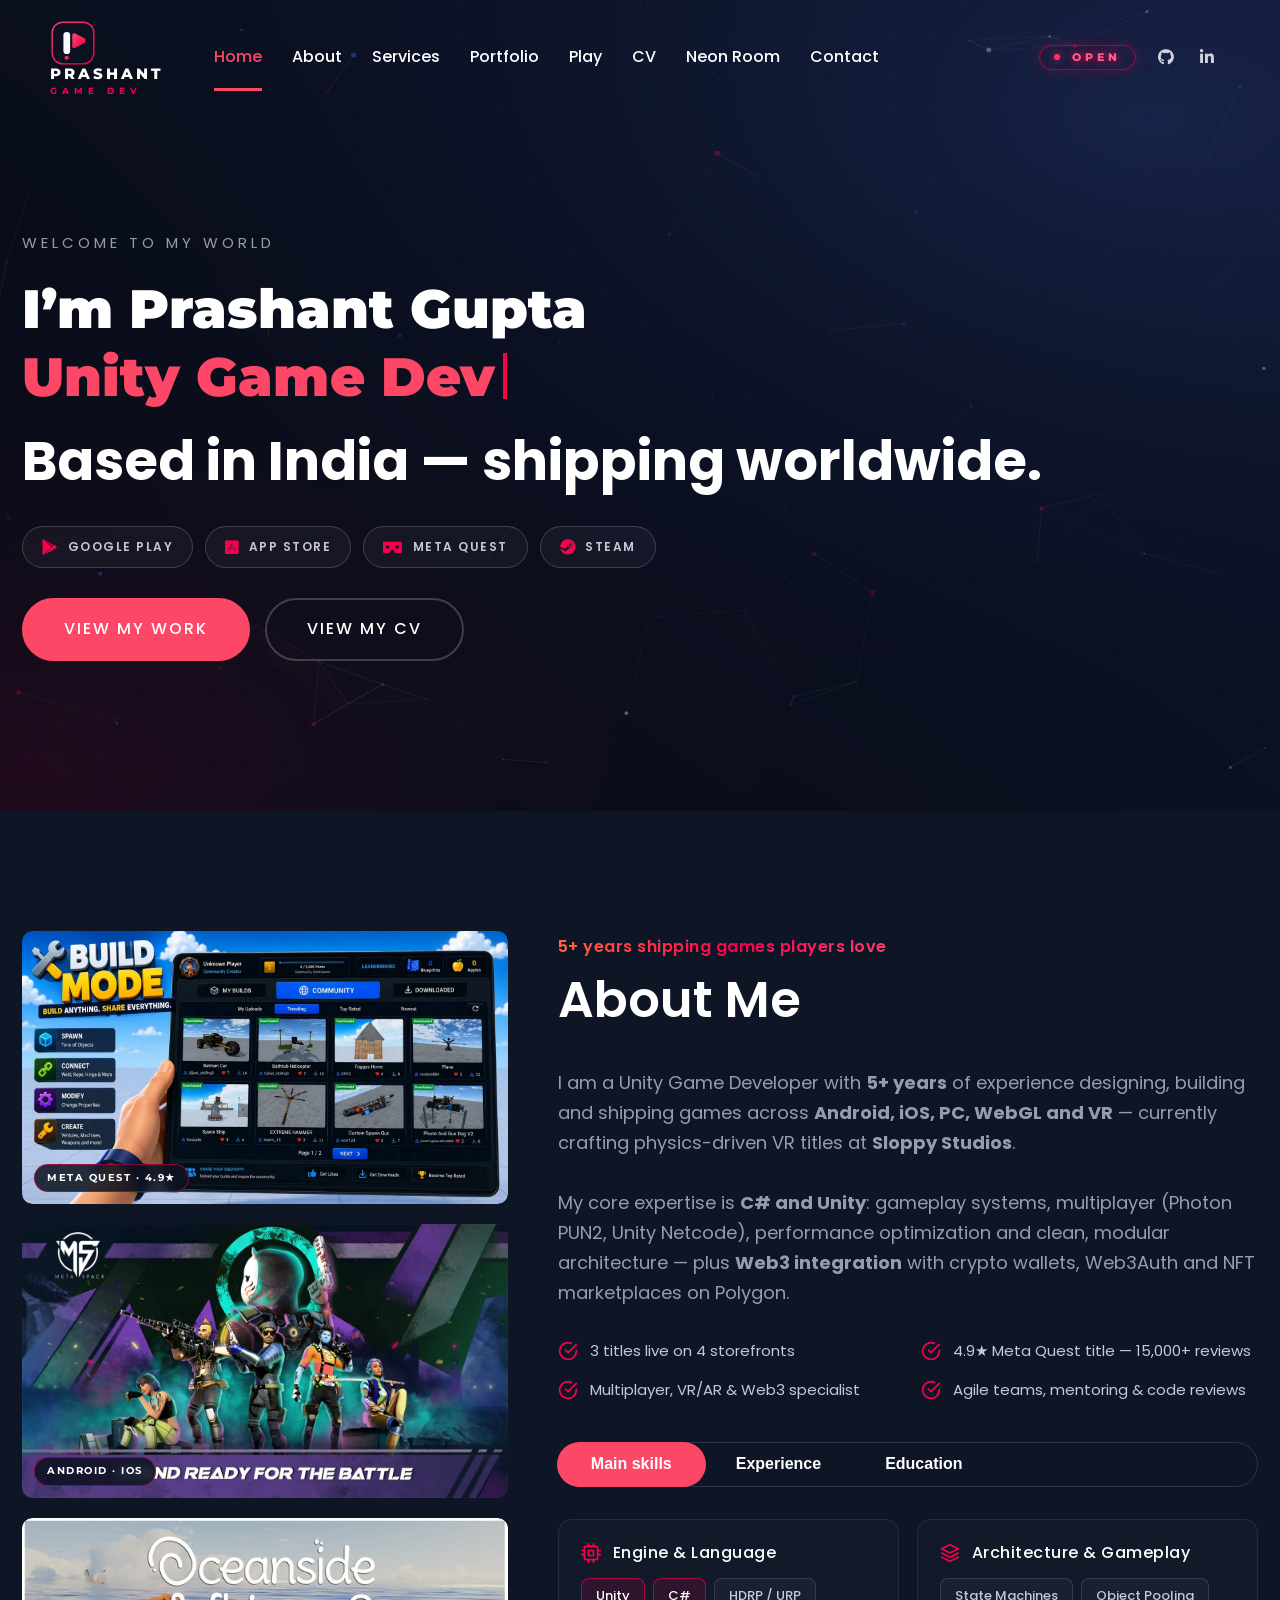
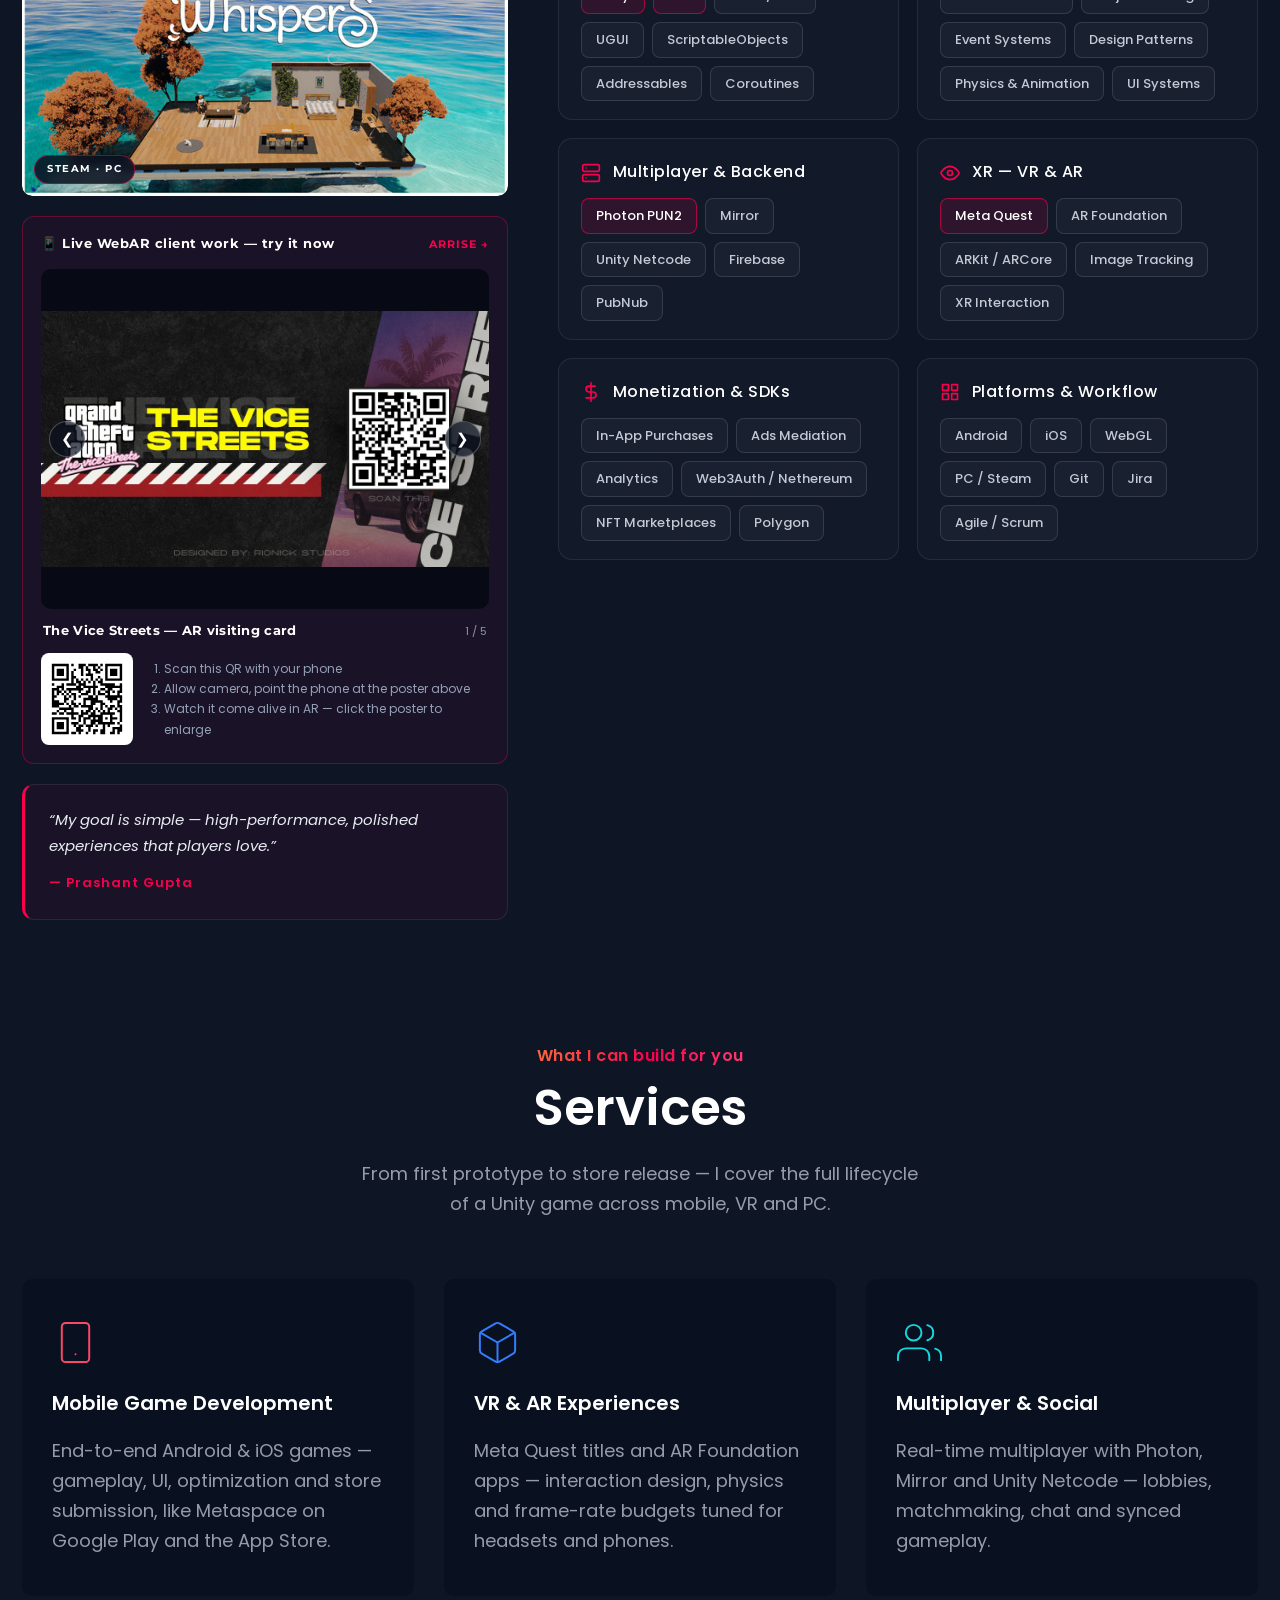
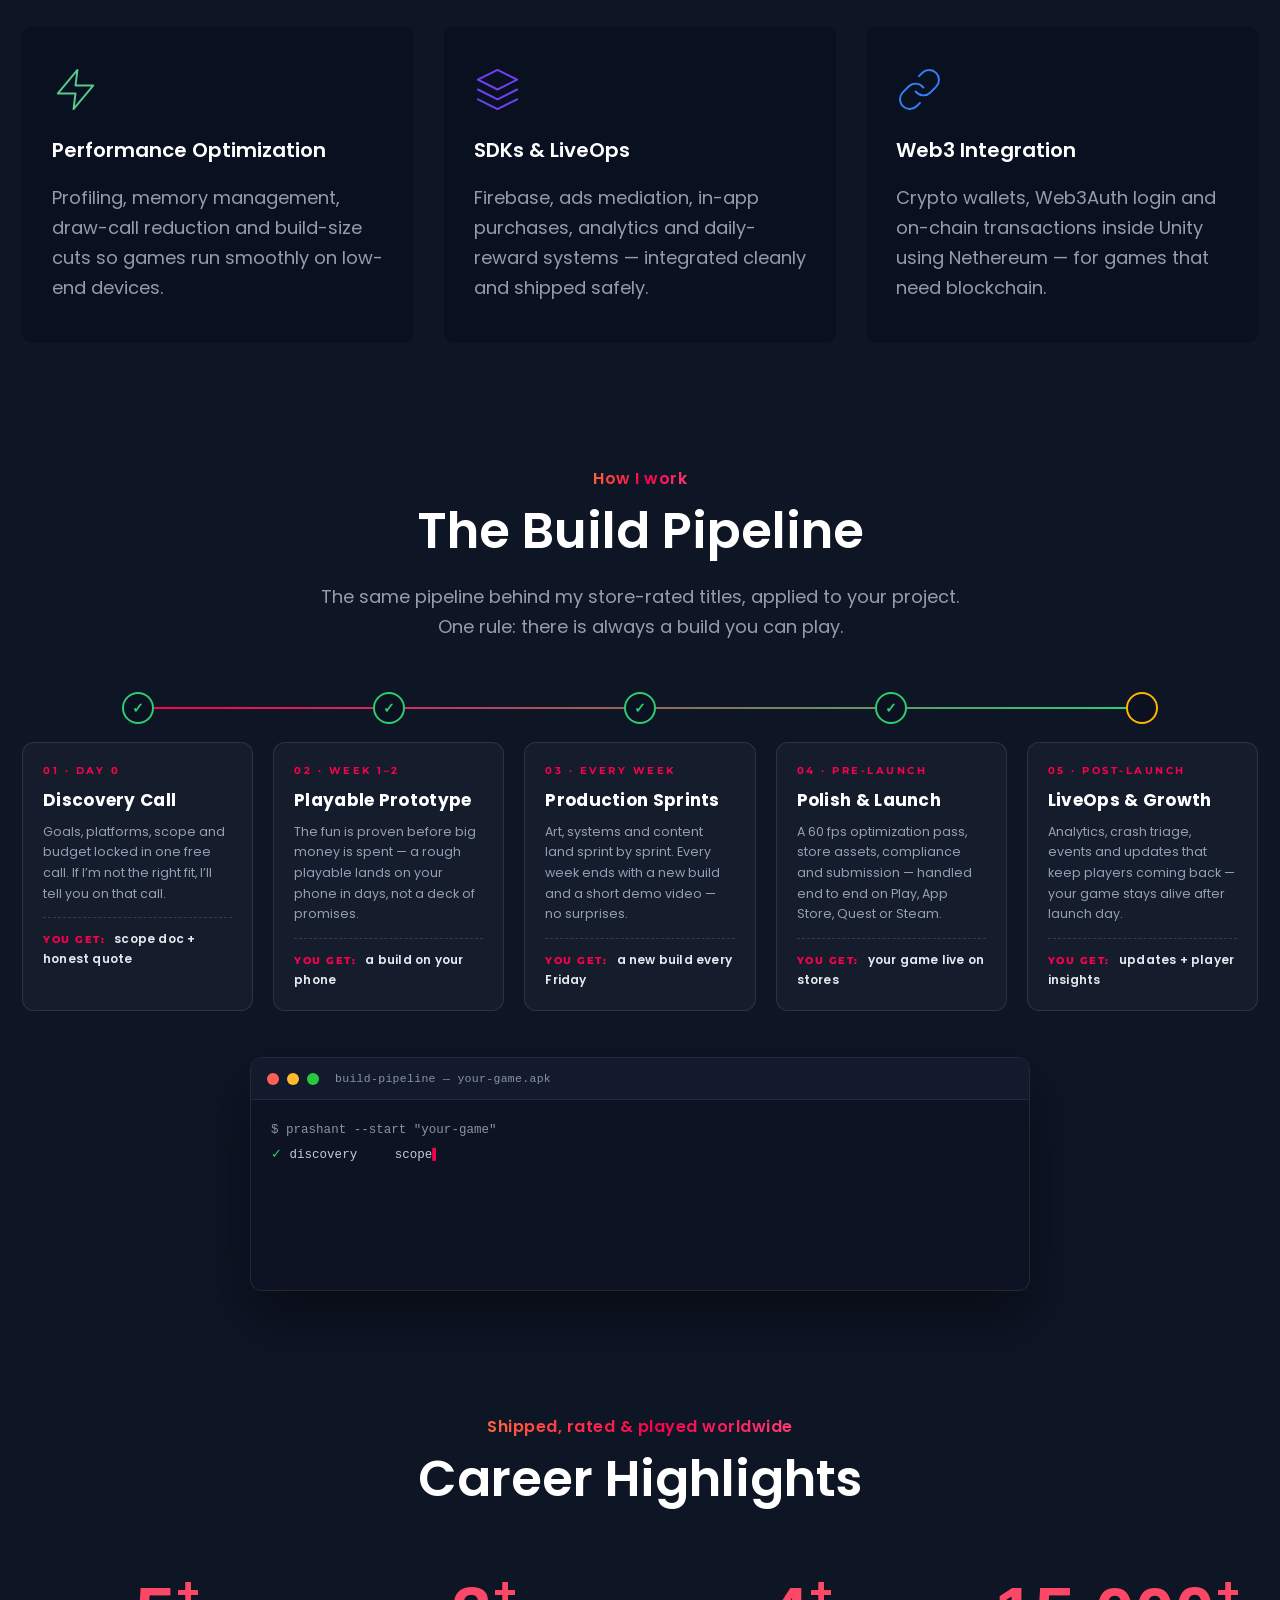
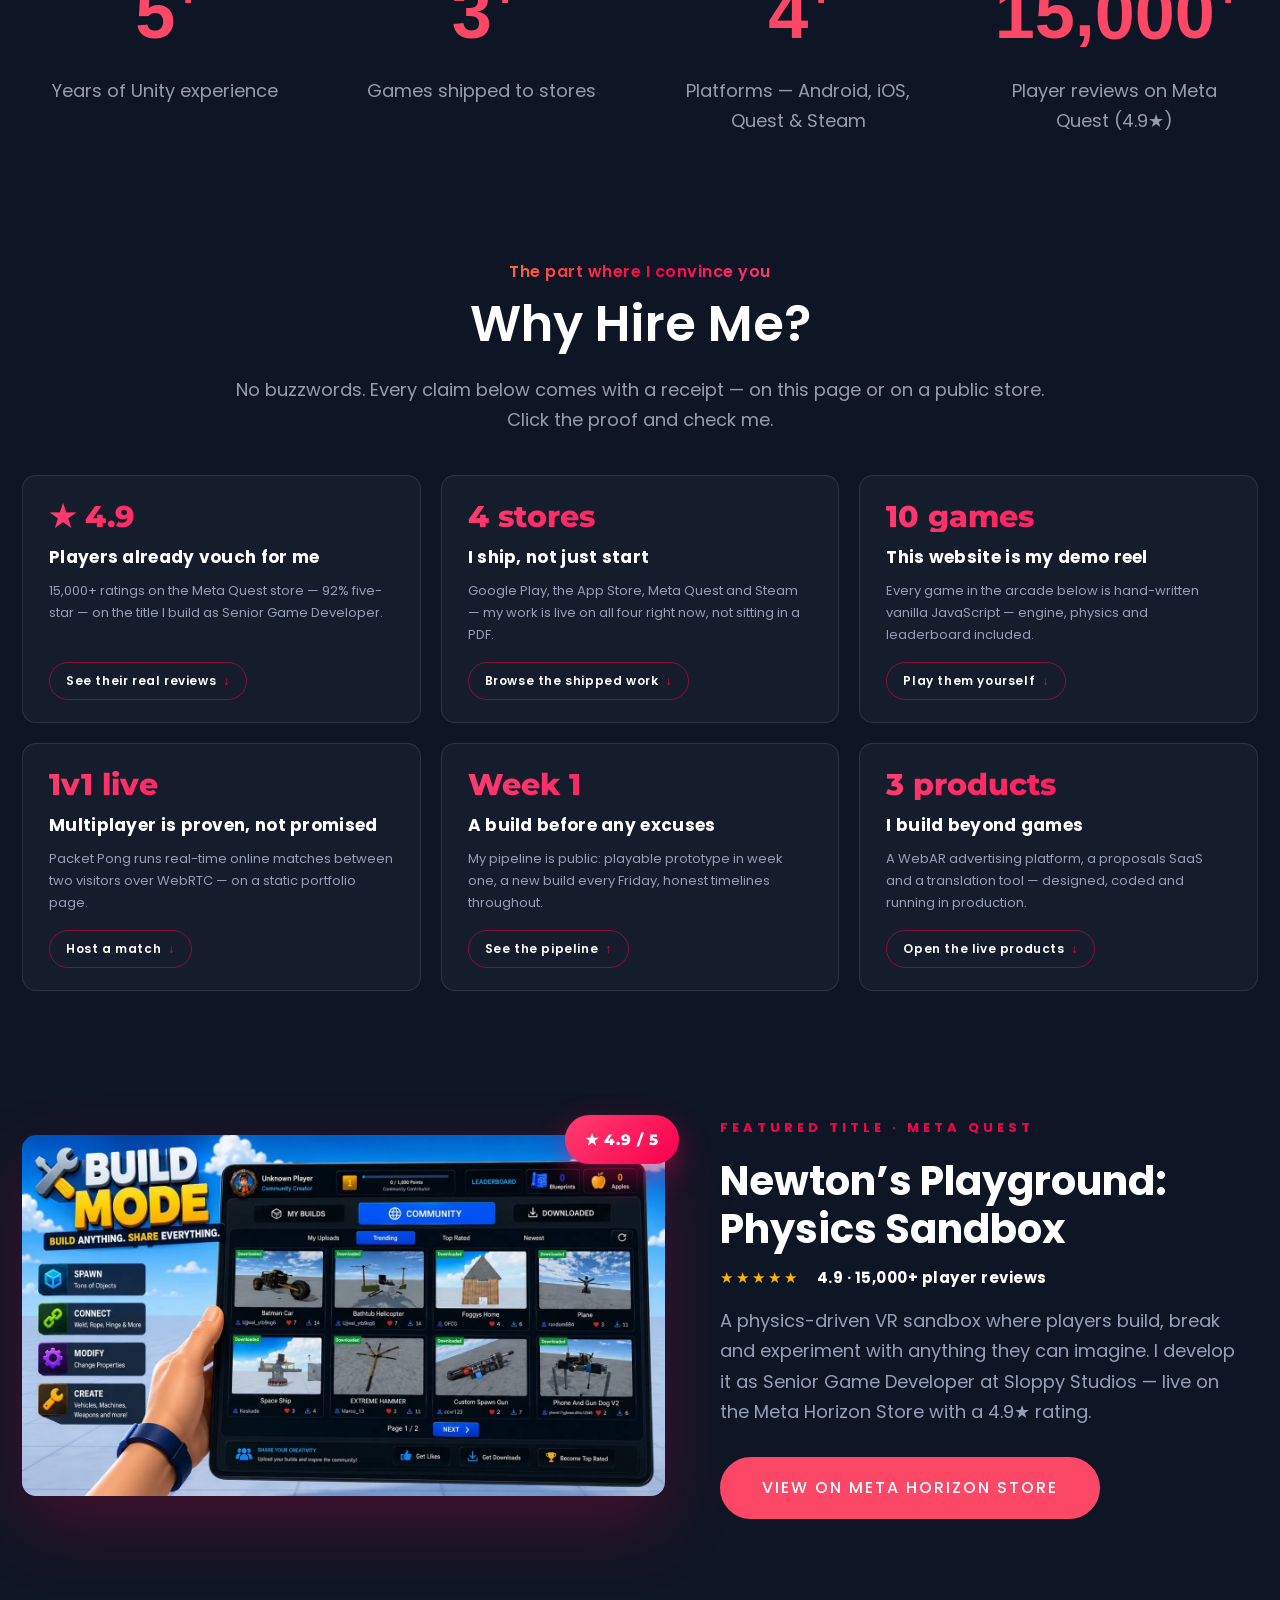
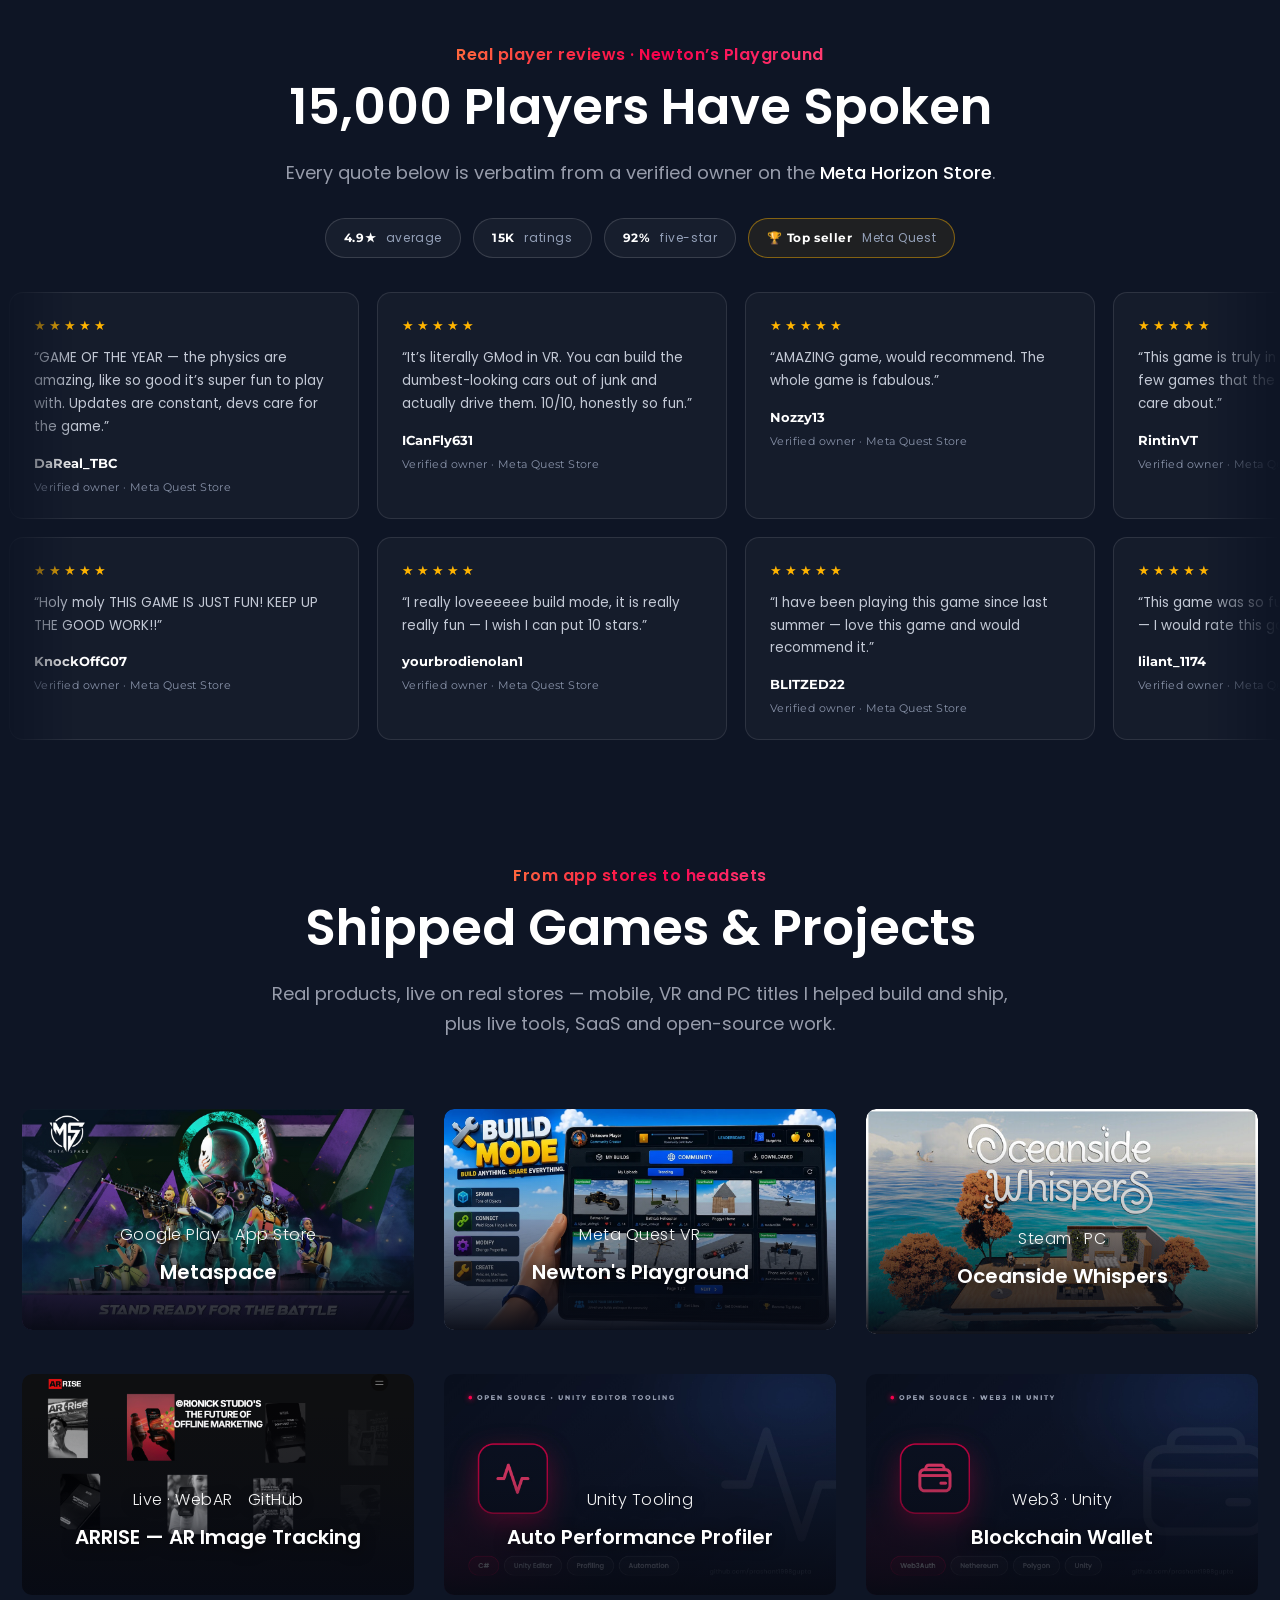
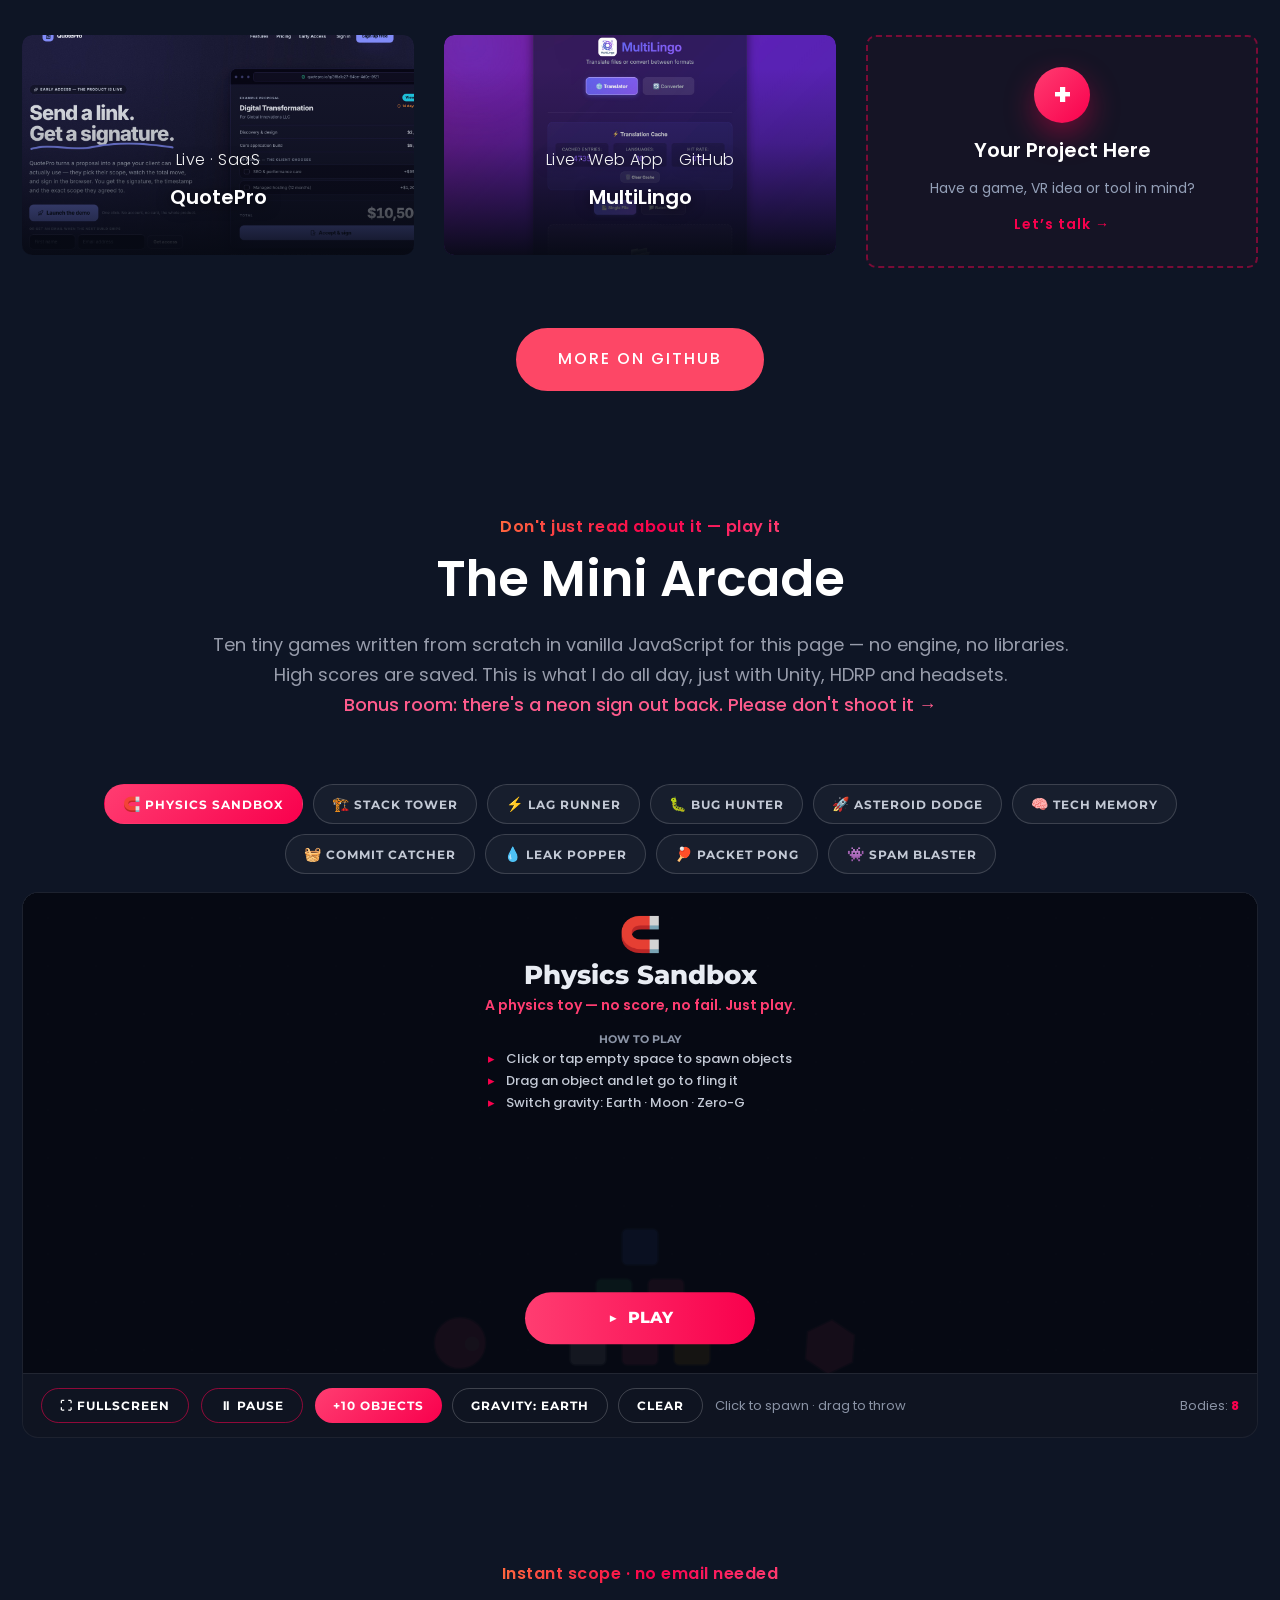
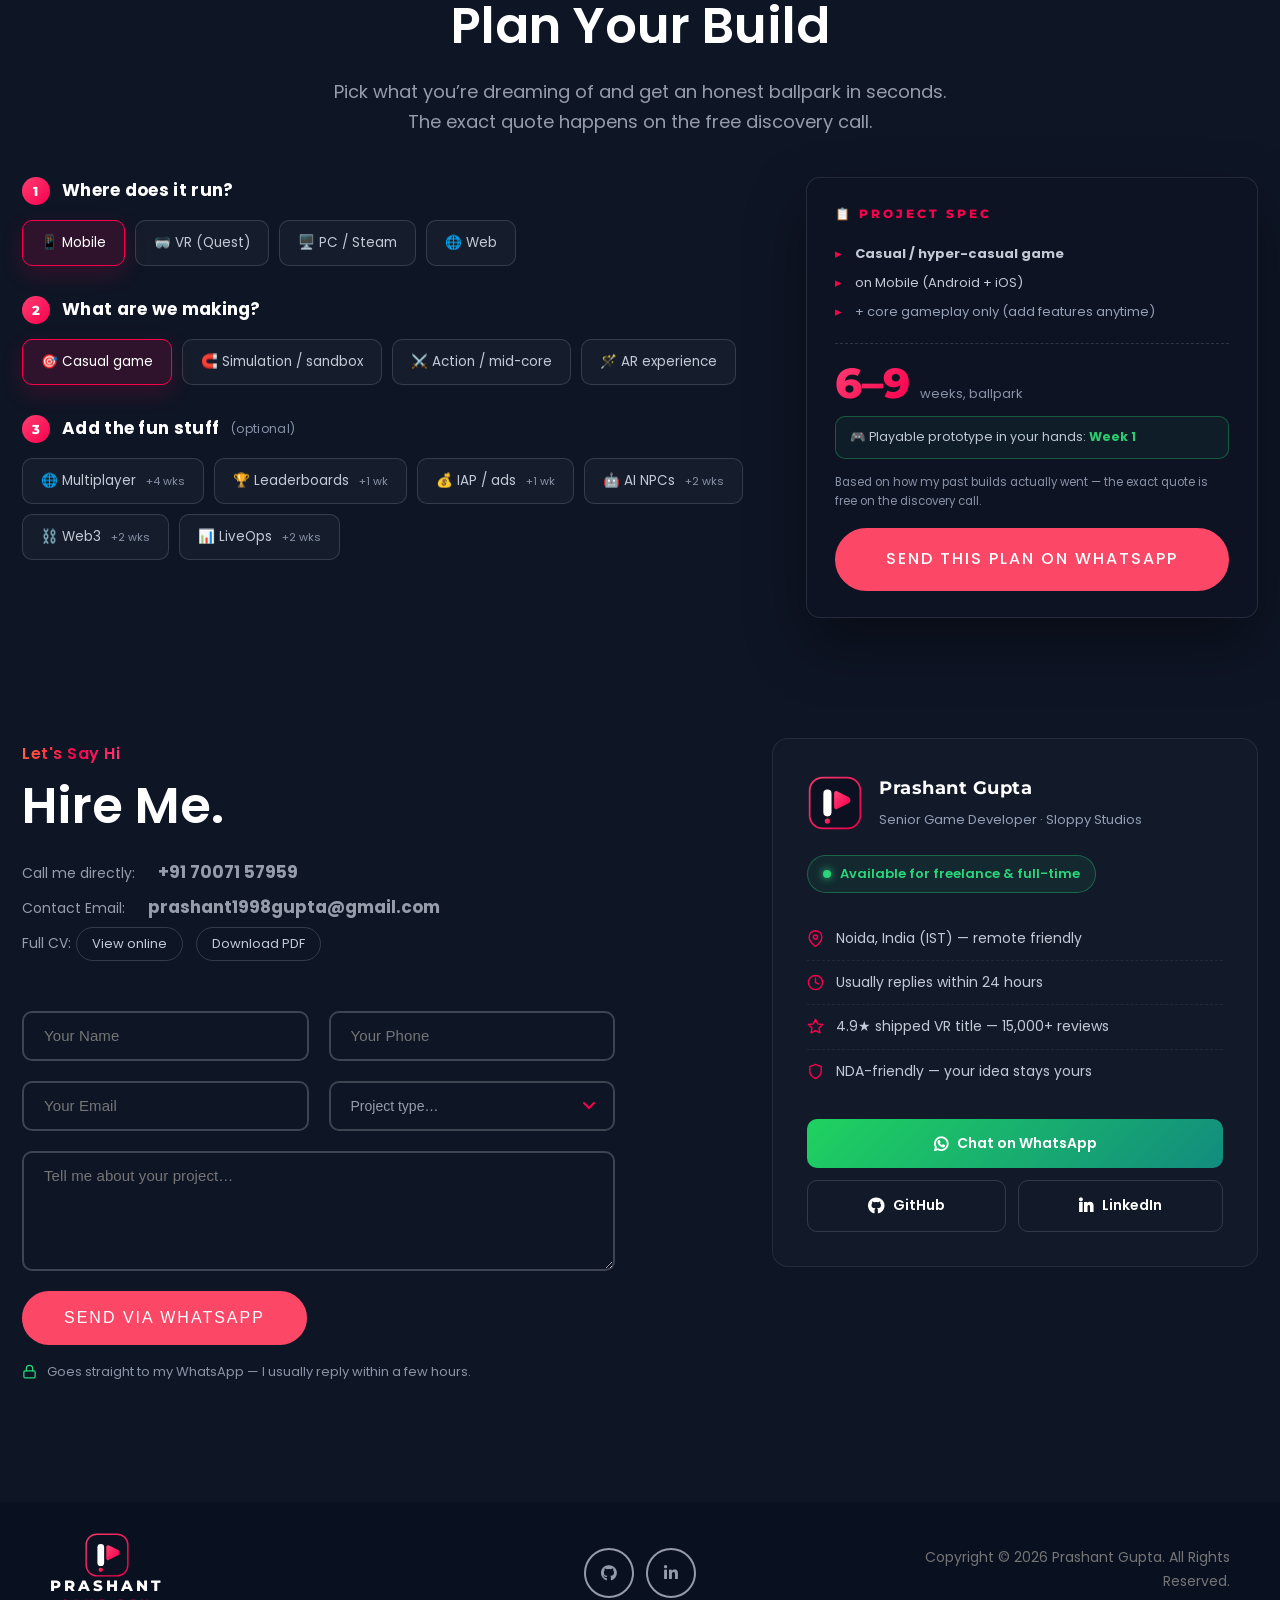
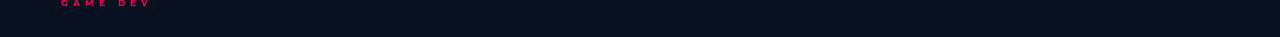
<file: prashant/index.html>
<!DOCTYPE html>
<html lang="en">

<head>
    <meta charset="utf-8">
    <meta http-equiv="x-ua-compatible" content="ie=edge">
    <title>Prashant Gupta — Unity Game Developer | Mobile · VR · PC</title>
    <meta name="robots" content="index, follow" />
    <meta name="description" content="Unity Game Developer with 5+ years of experience shipping games on Google Play, the App Store, Meta Quest and Steam — including Metaspace, Newton's Playground (4.9★, 15K+ reviews) and Oceanside Whispers.">
    <meta name="author" content="Prashant Gupta">
    <meta name="viewport" content="width=device-width, initial-scale=1, shrink-to-fit=no">
    <meta name="theme-color" content="#f9004d">
    <link rel="canonical" href="https://praamix.com/prashant/">

    <!-- Open Graph / Social Share -->
    <meta property="og:type" content="website">
    <meta property="og:title" content="Prashant Gupta — Unity Game Developer">
    <meta property="og:description" content="5+ years shipping games across Android, iOS, Meta Quest VR and Steam. See Metaspace, Newton's Playground and Oceanside Whispers.">
    <meta property="og:url" content="https://praamix.com/prashant/">
    <meta property="og:image" content="https://praamix.com/prashant/assets/images/og-cover.jpg">
    <meta property="og:image:width" content="1200">
    <meta property="og:image:height" content="630">
    <meta name="twitter:card" content="summary_large_image">
    <meta name="twitter:title" content="Prashant Gupta — Unity Game Developer">
    <meta name="twitter:description" content="5+ years shipping games across Android, iOS, Meta Quest VR and Steam.">
    <meta name="twitter:image" content="https://praamix.com/prashant/assets/images/og-cover.jpg">

    <!-- Structured Data -->
    <script type="application/ld+json">
    {
      "@context": "https://schema.org",
      "@type": "Person",
      "name": "Prashant Gupta",
      "jobTitle": "Senior Game Developer (Unity)",
      "url": "https://praamix.com/prashant/",
      "email": "mailto:prashant1998gupta@gmail.com",
      "telephone": "+91-70071-57959",
      "address": { "@type": "PostalAddress", "addressCountry": "IN" },
      "knowsAbout": ["Unity", "C#", "Game Development", "VR", "AR", "Multiplayer Networking", "Mobile Games", "Web3", "Blockchain Integration"],
      "worksFor": { "@type": "Organization", "name": "Sloppy Studios" },
      "sameAs": [
        "https://github.com/prashant1998gupta",
        "https://www.linkedin.com/in/prashantpaci/",
        "https://play.google.com/store/apps/details?id=com.MetaspaceTechnologiesPrivateLimited.Metaspace",
        "https://apps.apple.com/in/app/metaspace-game/id6462402154",
        "https://www.meta.com/en-gb/experiences/newtons-playground-physics-sandbox/24802835455982621/",
        "https://store.steampowered.com/app/4108420/Oceanside_Whispers/"
      ]
    }
    </script>

    <!-- Favicon -->
    <link rel="icon" type="image/svg+xml" href="assets/images/logo/logo-mark.svg">
    <link rel="shortcut icon" type="image/x-icon" href="assets/images/favicon.png">
    <link rel="apple-touch-icon" sizes="180x180" href="assets/images/apple-touch-icon.png">

    <!-- CSS Style -->
    <link rel="stylesheet" href="assets/css/vendor/bootstrap.min.css">
    <link rel="stylesheet" href="assets/css/plugins/feature.css">
    <link rel="stylesheet" href="assets/css/vendor/slick.css">
    <link rel="stylesheet" href="assets/css/vendor/slick-theme.css">
    <link rel="stylesheet" href="assets/css/vendor/lightbox.css">
    <link rel="stylesheet" href="assets/css/vendor/fontawesome.css">
    <link rel="stylesheet" href="assets/css/vendor/odometer.css">
    <link rel="stylesheet" href="assets/css/style.css">
    <link rel="stylesheet" href="assets/css/custom.css?v=33">
</head>

<body class="position-relative spybody">
    <div class="active-dark bg_color--9">

        <!-- Header Area Start -->
        <header class="header-area header-style-two header--fixed header--sticky color-black">
            <div class="header-wrapper">
                <div class="header-left d-flex align-items-center">
                    <div class="logo"><a href="index.html" aria-label="Prashant Gupta — home"><img class="brand-mark" src="assets/images/logo/logo-mark.svg" alt="Prashant Gupta logo"><span class="brand-text"><span class="bt-top">PRASHANT</span><span class="bt-sub">GAME DEV</span></span></a></div>
                    <nav class="mainmenunav d-none d-lg-block ml--50 navbar-example2">
                        <ul class="mainmenu nav nav-pills onepagenav">
                            <li class="nav-item current"><a class="nav-link" href="#home">Home</a></li>
                            <li class="nav-item"><a class="nav-link" href="#about">About</a></li>
                            <li class="nav-item"><a class="nav-link" href="#service">Services</a></li>
                            <li class="nav-item"><a class="nav-link" href="#portfolio">Portfolio</a>
                            </li>
                            <li class="nav-item"><a class="nav-link" href="#play">Play</a></li>
                            <li class="nav-item"><a class="nav-link external" href="cv.html">CV</a></li>
                            <li class="nav-item"><a class="nav-link external" href="neon.html">Neon Room</a></li>
                            <li class="nav-item"><a class="nav-link" href="#contact">Contact</a></li>
                        </ul>
                    </nav>
                </div>
                <div class="header-right">
                    <a class="neon-chip" href="neon.html" title="The neon room — a tiny physics toy. Please don't shoot the sign."><span class="neon-dot" aria-hidden="true"></span>OPEN</a>
                    <div class="social-share-inner d-none d-sm-block">
                        <ul class="social-share social-style--2 color-black d-flex justify-content-start liststyle">
                            <li><a href="https://github.com/prashant1998gupta/" target="_blank" rel="noopener noreferrer"><i class="fab fa-github"></i></a></li>
                            <li><a href="https://www.linkedin.com/in/prashantpaci/" target="_blank" rel="noopener noreferrer"><i class="fab fa-linkedin-in"></i></a></li>
                            <!-- <li><a href="#"><i class="fab fa-twitter"></i></a></li>
                            <li><a href="#"><i class="fab fa-instagram"></i></a></li> -->
                        </ul>
                    </div>
                    <!-- <div class="header-btn">
                        <a class="btn-default btn-border btn-opacity" href="#">
                            <span>buy Now</span>
                        </a>
                    </div> -->
                    <div class="humberger-menu d-block d-lg-none pl--20 pl_sm--10">
                        <span class="menutrigger text-white">
                            <i data-feather="menu"></i>
                        </span>
                    </div>
                    <div class="close-menu d-block d-lg-none"><span class="closeTrigger">
                            <i data-feather="x"></i></span>
                    </div>
                </div>
            </div>
        </header>
        <!-- Header Area End -->

        <!-- Start Popup Menu Area  -->
        <div class="rn-popup-mobile-menu one-page-popup-menu">
            <div class="inner">
                <div class="popup-menu-top">
                    <div class="logo">
                        <a href="index.html" aria-label="Prashant Gupta — home"><img class="brand-mark" src="assets/images/logo/logo-mark.svg" alt="Prashant Gupta logo"><span class="brand-text"><span class="bt-top">PRASHANT</span><span class="bt-sub">GAME DEV</span></span></a>
                    </div>
                    <div class="close-menu d-block d-lg-none">
                        <span class="closeTrigger">
                            <i data-feather="x"></i>
                        </span>
                    </div>
                </div>
                <div class="navbar-example2">
                    <ul class="mainmenu nav nav-pills onepagenav">
                        <li class="nav-item current"><a class="nav-link" href="#home">Home</a></li>
                        <li class="nav-item"><a class="nav-link" href="#about">About</a></li>
                        <li class="nav-item"><a class="nav-link" href="#service">Services</a></li>
                        <li class="nav-item"><a class="nav-link" href="#portfolio">Portfolio</a>
                        </li>
                        <li class="nav-item"><a class="nav-link" href="#play">Play</a></li>
                        <li class="nav-item"><a class="nav-link external" href="cv.html">CV</a></li>
                        <li class="nav-item"><a class="nav-link external neon-menu" href="neon.html">Neon Room</a></li>
                        <li class="nav-item"><a class="nav-link" href="#contact">Contact</a></li>
                    </ul>
                </div>
            </div>
        </div>
        <!-- End Popup Menu Area  -->

        <!-- slider Area Start -->
        <div id="home">
            <div class="slider-wrapper">
                <div class="slide personal-portfolio-slider slider-paralax slider-style-3 d-flex align-items-center justify-content-center bg_image bg_image--25">
                    <div id="hero-particles" class="hero-particles" aria-hidden="true"></div>
                    <div class="container">
                        <div class="row">
                            <div class="col-lg-12">
                                <div class="inner text-md-start text-center"><span>Welcome to my World</span>
                                    <h1 class="title">I’m Prashant Gupta
                                        <span class="role-slot">
                                            <span class="role-sizer" aria-hidden="true">Mobile Game Specialist.</span>
                                            <span class="role-live"><span id="typed-role">Unity Game Developer.</span><span class="typed-caret" aria-hidden="true"></span></span>
                                        </span>
                                    </h1>
                                    <h2>Based in India — shipping worldwide.</h2>
                                    <div class="hero-store-chips">
                                        <a href="https://play.google.com/store/apps/details?id=com.MetaspaceTechnologiesPrivateLimited.Metaspace&hl=en_IN" target="_blank" rel="noopener noreferrer"><i class="fab fa-google-play"></i> Google Play</a>
                                        <a href="https://apps.apple.com/in/app/metaspace-game/id6462402154" target="_blank" rel="noopener noreferrer"><i class="fab fa-app-store-ios"></i> App Store</a>
                                        <a href="https://www.meta.com/en-gb/experiences/newtons-playground-physics-sandbox/24802835455982621/" target="_blank" rel="noopener noreferrer"><i class="fas fa-vr-cardboard"></i> Meta Quest</a>
                                        <a href="https://store.steampowered.com/app/4108420/Oceanside_Whispers/" target="_blank" rel="noopener noreferrer"><i class="fab fa-steam"></i> Steam</a>
                                    </div>
                                    <div class="slide-btn mt--30">
                                        <a class="btn-default btn-opacity" href="#portfolio">View My Work</a>
                                        <a class="btn-default btn-border btn-opacity ml--10" href="cv.html">View My CV</a>
                                    </div>
                                </div>
                            </div>
                        </div>
                    </div>
                </div>
            </div>
        </div>
        <!-- slider Area End -->

        <!-- About Section Start -->
        <div id="about">
            <div class="about-area ptb--120  bg_color--8">
                <div class="about-wrapper">
                    <div class="container">
                        <div class="row row--35">
                            <div class="col-lg-5">
                                <div class="thumbnail about-covers">
                                    <a class="about-cover" href="https://www.meta.com/en-gb/experiences/newtons-playground-physics-sandbox/24802835455982621/" target="_blank" rel="noopener noreferrer">
                                        <img src="assets/images/portfolio/game-newtons.jpg" alt="Newton's Playground — physics sandbox VR game on Meta Quest">
                                        <span class="tag">Meta Quest · 4.9★</span>
                                    </a>
                                    <a class="about-cover" href="https://play.google.com/store/apps/details?id=com.MetaspaceTechnologiesPrivateLimited.Metaspace&hl=en_IN" target="_blank" rel="noopener noreferrer">
                                        <img src="assets/images/portfolio/game-metaspace.jpg" alt="Metaspace — multiplayer battle arena game on Android and iOS" loading="lazy" decoding="async">
                                        <span class="tag">Android · iOS</span>
                                    </a>
                                    <a class="about-cover" href="https://store.steampowered.com/app/4108420/Oceanside_Whispers/" target="_blank" rel="noopener noreferrer">
                                        <img src="assets/images/portfolio/game-oceanside.jpg" alt="Oceanside Whispers — cozy building sim on Steam" loading="lazy" decoding="async">
                                        <span class="tag">Steam · PC</span>
                                    </a>
                                    <div class="ar-demo-panel">
                                        <div class="adp-head"><span>📱 Live WebAR client work &mdash; try it now</span><a class="adp-site" href="https://ar.rionick.com/" target="_blank" rel="noopener noreferrer">ARRISE &rarr;</a></div>
                                        <div class="adp-stage">
                                            <a id="adp-zoom" href="assets/images/ar-targets/thevicestreets.jpg" data-lightbox="ar-demos" title="Scan the QR on the poster, then point your phone at it">
                                                <img id="adp-target" src="assets/images/ar-targets/thevicestreets.jpg" alt="AR poster — scan the QR printed on it with your phone, then point the camera at the poster" decoding="async">
                                            </a>
                                            <button class="adp-nav adp-prev" type="button" aria-label="Previous AR demo">&#10094;</button>
                                            <button class="adp-nav adp-next" type="button" aria-label="Next AR demo">&#10095;</button>
                                        </div>
                                        <div class="adp-meta"><b id="adp-name">The Vice Streets &mdash; AR visiting card</b><span id="adp-count">1 / 5</span></div>
                                        <div class="adp-how">
                                            <img id="adp-qr" class="adp-qr" src="assets/images/ar-targets/qr-thevicestreets.svg" alt="QR code — opens this AR demo on your phone" decoding="async">
                                            <ol class="adp-steps">
                                                <li>Scan this QR with your phone</li>
                                                <li>Allow camera, point the phone at the poster above</li>
                                                <li>Watch it come alive in AR &mdash; click the poster to enlarge</li>
                                            </ol>
                                        </div>
                                    </div>
                                    <div class="about-quote">
                                        <p>&ldquo;My goal is simple &mdash; high-performance, polished experiences that players love.&rdquo;</p>
                                        <span>&mdash; Prashant Gupta</span>
                                    </div>
                                </div>
                            </div>
                            <div class="col-lg-7">
                                <div class="about-inner inner">
                                    <div class="section-title"><span class="subtitle">5+ years shipping games players love</span>
                                        <h2 class="title mb--20">About Me</h2>
                                        <p>
                                            I am a Unity Game Developer with <strong>5+ years</strong> of experience designing, building and shipping games across <strong>Android, iOS, PC, WebGL and VR</strong> &mdash; currently crafting physics-driven VR titles at <strong>Sloppy Studios</strong>.
                                          </p>
                                          <p>
                                            My core expertise is <strong>C# and Unity</strong>: gameplay systems, multiplayer (Photon PUN2, Unity Netcode), performance optimization and clean, modular architecture &mdash; plus <strong>Web3 integration</strong> with crypto wallets, Web3Auth and NFT marketplaces on Polygon.
                                          </p>
                                          <div class="about-points">
                                              <div><i data-feather="check-circle"></i> 3 titles live on 4 storefronts</div>
                                              <div><i data-feather="check-circle"></i> 4.9&#9733; Meta Quest title &mdash; 15,000+ reviews</div>
                                              <div><i data-feather="check-circle"></i> Multiplayer, VR/AR &amp; Web3 specialist</div>
                                              <div><i data-feather="check-circle"></i> Agile teams, mentoring &amp; code reviews</div>
                                          </div>
                                    </div>
                                    <div class="tabs-area mt--40">
                                        <div class="tab-wrapper">
                                            <ul class="tab-style--1 nav nav-tabs" role="tablist">
                                                <li class="nav-item">
                                                    <button class="active" id="mainskill" data-bs-toggle="tab" data-bs-target="#rn-mainskill" role="tab" aria-controls="rn-mainskill" aria-selected="true">Main skills</button>
                                                </li>
                                                <!-- <li class="nav-item">
                                                    <button id="awards" data-bs-toggle="tab" data-bs-target="#rn-awards" role="tab" aria-controls="awards" aria-selected="false">Awards</button>
                                                </li> -->
                                                <li class="nav-item">
                                                    <button id="experience" data-bs-toggle="tab" data-bs-target="#rn-experience" role="tab" aria-controls="rn-experience" aria-selected="false">Experience</button>
                                                </li>
                                                <li class="nav-item">
                                                    <button id="education" data-bs-toggle="tab" data-bs-target="#rn-education" role="tab" aria-controls="rn-education" aria-selected="false">Education</button>
                                                </li>
                                            </ul>
                                            <div class="tab-content">
                                                <div class="tab-pane fade show active" id="rn-mainskill" role="tabpanel" aria-labelledby="mainskill">
                                                    <div class="single-tab-content">
                                                        <div class="skill-cards">
                                                            <div class="skill-card">
                                                                <div class="sc-head"><i data-feather="cpu"></i><h6>Engine &amp; Language</h6></div>
                                                                <div class="chips"><span class="hot">Unity</span><span class="hot">C#</span><span>HDRP / URP</span><span>UGUI</span><span>ScriptableObjects</span><span>Addressables</span><span>Coroutines</span></div>
                                                            </div>
                                                            <div class="skill-card">
                                                                <div class="sc-head"><i data-feather="layers"></i><h6>Architecture &amp; Gameplay</h6></div>
                                                                <div class="chips"><span>State Machines</span><span>Object Pooling</span><span>Event Systems</span><span>Design Patterns</span><span>Physics &amp; Animation</span><span>UI Systems</span></div>
                                                            </div>
                                                            <div class="skill-card">
                                                                <div class="sc-head"><i data-feather="server"></i><h6>Multiplayer &amp; Backend</h6></div>
                                                                <div class="chips"><span class="hot">Photon PUN2</span><span>Mirror</span><span>Unity Netcode</span><span>Firebase</span><span>PubNub</span></div>
                                                            </div>
                                                            <div class="skill-card">
                                                                <div class="sc-head"><i data-feather="eye"></i><h6>XR &mdash; VR &amp; AR</h6></div>
                                                                <div class="chips"><span class="hot">Meta Quest</span><span>AR Foundation</span><span>ARKit / ARCore</span><span>Image Tracking</span><span>XR Interaction</span></div>
                                                            </div>
                                                            <div class="skill-card">
                                                                <div class="sc-head"><i data-feather="dollar-sign"></i><h6>Monetization &amp; SDKs</h6></div>
                                                                <div class="chips"><span>In-App Purchases</span><span>Ads Mediation</span><span>Analytics</span><span>Web3Auth / Nethereum</span><span>NFT Marketplaces</span><span>Polygon</span></div>
                                                            </div>
                                                            <div class="skill-card">
                                                                <div class="sc-head"><i data-feather="grid"></i><h6>Platforms &amp; Workflow</h6></div>
                                                                <div class="chips"><span>Android</span><span>iOS</span><span>WebGL</span><span>PC / Steam</span><span>Git</span><span>Jira</span><span>Agile / Scrum</span></div>
                                                            </div>
                                                        </div>
                                                    </div>
                                                </div>

                                                <!-- <div class="tab-pane fade" id="rn-awards" role="tabpanel" aria-labelledby="awards">
                                                    <div class="single-tab-content">
                                                        <ul>
                                                            <li><a>Awwwards.com
                                                                    <span>- Winner</span></a> 2019 -
                                                                2020</li>
                                                            <li><a>CSS Design Awards
                                                                    <span>- Winner</span></a> 2017 -
                                                                2018</li>
                                                            <li><a>Design nominees
                                                                    <span>- site of the
                                                                        day</span></a> 2013- 2014
                                                            </li>
                                                            <li><a>Awwwards.com
                                                                    <span>- Winner</span></a> 2019 -
                                                                2020</li>
                                                        </ul>
                                                    </div>
                                                </div> -->

                                                <div class="tab-pane fade" id="rn-experience" role="tabpanel" aria-labelledby="experience">
                                                    <div class="single-tab-content">
                                                        <div class="rn-timeline">
                                                            <div class="tl-item">
                                                                <div class="tl-head"><h5>Senior Game Developer</h5><span class="tl-date">SEP 2025 &mdash; PRESENT</span></div>
                                                                <div class="tl-org">Sloppy Studios &middot; Noida (Hybrid)</div>
                                                                <p>Physics-driven VR &amp; PC titles &mdash; Newton&rsquo;s Playground (4.9&#9733;, 15,000+ reviews on Meta Quest), Oceanside Whispers on Steam and Rolling Room.</p>
                                                            </div>
                                                            <div class="tl-item">
                                                                <div class="tl-head"><h5>Sr. Unity Game Developer</h5><span class="tl-date">DEC 2021 &mdash; SEP 2025</span></div>
                                                                <div class="tl-org">MetaSpace (Payiza) &middot; Noida</div>
                                                                <p>Led Metaspace &mdash; blockchain multiplayer shooter on Android &amp; iOS (4.6&#9733; App Store). Photon PUN2 combat, Web3 wallets &amp; NFT marketplace on Polygon.</p>
                                                            </div>
                                                            <div class="tl-item">
                                                                <div class="tl-head"><h5>Unity Developer</h5><span class="tl-date">NOV 2020 &mdash; NOV 2021</span></div>
                                                                <div class="tl-org">Abhiwan Technology &middot; Noida</div>
                                                                <p>Prototyped gameplay and blockchain backend for Metaspace; modular UI systems; realistic simulations in Unity and Unreal.</p>
                                                            </div>
                                                        </div>
                                                    </div>
                                                </div>

                                                <div class="tab-pane fade" id="rn-education" role="tabpanel" aria-labelledby="education">
                                                    <div class="single-tab-content">
                                                        <div class="rn-timeline">
                                                            <div class="tl-item">
                                                                <div class="tl-head"><h5>MCA &mdash; Master of Computer Applications</h5><span class="tl-date">2018 &mdash; 2021</span></div>
                                                                <div class="tl-org">IGNOU &middot; Indira Gandhi National Open University</div>
                                                                <p>Postgraduate focus on software engineering, OOP and application architecture.</p>
                                                            </div>
                                                            <div class="tl-item">
                                                                <div class="tl-head"><h5>B.Sc. in Computer Science</h5><span class="tl-date">2014 &mdash; 2017</span></div>
                                                                <div class="tl-org">Bundelkhand University &middot; Jhansi</div>
                                                                <p>Foundations in programming, data structures and mathematics.</p>
                                                            </div>
                                                        </div>
                                                    </div>
                                                </div>
                                            </div>


                                        </div>
                                    </div>
                                </div>
                            </div>
                        </div>
                    </div>
                </div>
            </div>
        </div>
        <!-- About Section End -->

        <!-- Start Service Area -->
        <div id="service">
            <div class="service-area creative-service-wrapper pb--120 bg_color--8">
                <div class="container">
                    <div class="row">
                        <div class="col-lg-12">
                            <div class="section-title text-center mb--30 mb_sm--0">
                                <span class="subtitle">What I can build for you</span>
                                <h2 class="title">Services</h2>
                                <p class="description">From first prototype to store release — I cover the full lifecycle <br> of a Unity game across mobile, VR and PC.</p>
                            </div>
                        </div>
                    </div>
                    <div class="row creative-service">
                        <div class="col-lg-12">
                            <div class="row service-main-wrapper">
                                <div class="col-lg-4 col-md-6 col-sm-6 col-12 text-start">
                                    <div class="service service__style--2 text-start bg-gray">
                                        <div class="icon"><i data-feather="smartphone"></i></div>
                                        <div class="content">
                                            <h3 class="title">Mobile Game Development</h3>
                                            <p>End-to-end Android &amp; iOS games — gameplay, UI, optimization and store submission, like Metaspace on Google Play and the App Store.</p>
                                        </div>
                                    </div>
                                </div>
                                <div class="col-lg-4 col-md-6 col-sm-6 col-12 text-start">
                                    <div class="service service__style--2 text-start bg-gray">
                                        <div class="icon"><i data-feather="box"></i></div>
                                        <div class="content">
                                            <h3 class="title">VR &amp; AR Experiences</h3>
                                            <p>Meta Quest titles and AR Foundation apps — interaction design, physics and frame-rate budgets tuned for headsets and phones.</p>
                                        </div>
                                    </div>
                                </div>
                                <div class="col-lg-4 col-md-6 col-sm-6 col-12 text-start">
                                    <div class="service service__style--2 text-start bg-gray">
                                        <div class="icon"><i data-feather="users"></i></div>
                                        <div class="content">
                                            <h3 class="title">Multiplayer &amp; Social</h3>
                                            <p>Real-time multiplayer with Photon, Mirror and Unity Netcode — lobbies, matchmaking, chat and synced gameplay.</p>
                                        </div>
                                    </div>
                                </div>
                                <div class="col-lg-4 col-md-6 col-sm-6 col-12 text-start">
                                    <div class="service service__style--2 text-start bg-gray">
                                        <div class="icon"><i data-feather="zap"></i></div>
                                        <div class="content">
                                            <h3 class="title">Performance Optimization</h3>
                                            <p>Profiling, memory management, draw-call reduction and build-size cuts so games run smoothly on low-end devices.</p>
                                        </div>
                                    </div>
                                </div>
                                <div class="col-lg-4 col-md-6 col-sm-6 col-12 text-start">
                                    <div class="service service__style--2 text-start bg-gray">
                                        <div class="icon"><i data-feather="layers"></i></div>
                                        <div class="content">
                                            <h3 class="title">SDKs &amp; LiveOps</h3>
                                            <p>Firebase, ads mediation, in-app purchases, analytics and daily-reward systems — integrated cleanly and shipped safely.</p>
                                        </div>
                                    </div>
                                </div>
                                <div class="col-lg-4 col-md-6 col-sm-6 col-12 text-start">
                                    <div class="service service__style--2 text-start bg-gray">
                                        <div class="icon"><i data-feather="link"></i></div>
                                        <div class="content">
                                            <h3 class="title">Web3 Integration</h3>
                                            <p>Crypto wallets, Web3Auth login and on-chain transactions inside Unity using Nethereum — for games that need blockchain.</p>
                                        </div>
                                    </div>
                                </div>
                            </div>
                        </div>
                    </div>
                </div>
            </div>
        </div>
        <!-- End Service Area -->

        <!-- Start Build Pipeline Area -->
        <div id="pipeline" class="pipeline-area pb--120 bg_color--8">
            <div class="container">
                <div class="row">
                    <div class="col-lg-12">
                        <div class="section-title text-center mb--40">
                            <span class="subtitle">How I work</span>
                            <h2 class="title">The Build Pipeline</h2>
                            <p class="description">The same pipeline behind my store-rated titles, applied to your project. <br> One rule: there is always a build you can play.</p>
                        </div>
                    </div>
                </div>
                <div class="row">
                    <div class="col-lg-12">
                        <div class="build-pipeline" id="build-pipeline">
                            <div class="bp-rail" aria-hidden="true"><span class="bp-rail-fill"></span></div>
                            <div class="bp-stages">
                                <div class="bp-stage">
                                    <div class="bp-node" aria-hidden="true"><span class="bp-dot"></span></div>
                                    <div class="bp-card">
                                        <span class="bp-tag">01 &middot; Day 0</span>
                                        <h3>Discovery Call</h3>
                                        <p>Goals, platforms, scope and budget locked in one free call. If I&rsquo;m not the right fit, I&rsquo;ll tell you on that call.</p>
                                        <div class="bp-deliver"><span>You get:</span> scope doc + honest quote</div>
                                    </div>
                                </div>
                                <div class="bp-stage">
                                    <div class="bp-node" aria-hidden="true"><span class="bp-dot"></span></div>
                                    <div class="bp-card">
                                        <span class="bp-tag">02 &middot; Week 1&ndash;2</span>
                                        <h3>Playable Prototype</h3>
                                        <p>The fun is proven before big money is spent &mdash; a rough playable lands on your phone in days, not a deck of promises.</p>
                                        <div class="bp-deliver"><span>You get:</span> a build on your phone</div>
                                    </div>
                                </div>
                                <div class="bp-stage">
                                    <div class="bp-node" aria-hidden="true"><span class="bp-dot"></span></div>
                                    <div class="bp-card">
                                        <span class="bp-tag">03 &middot; Every week</span>
                                        <h3>Production Sprints</h3>
                                        <p>Art, systems and content land sprint by sprint. Every week ends with a new build and a short demo video &mdash; no surprises.</p>
                                        <div class="bp-deliver"><span>You get:</span> a new build every Friday</div>
                                    </div>
                                </div>
                                <div class="bp-stage">
                                    <div class="bp-node" aria-hidden="true"><span class="bp-dot"></span></div>
                                    <div class="bp-card">
                                        <span class="bp-tag">04 &middot; Pre-launch</span>
                                        <h3>Polish &amp; Launch</h3>
                                        <p>A 60&nbsp;fps optimization pass, store assets, compliance and submission &mdash; handled end to end on Play, App Store, Quest or Steam.</p>
                                        <div class="bp-deliver"><span>You get:</span> your game live on stores</div>
                                    </div>
                                </div>
                                <div class="bp-stage">
                                    <div class="bp-node" aria-hidden="true"><span class="bp-dot"></span></div>
                                    <div class="bp-card">
                                        <span class="bp-tag">05 &middot; Post-launch</span>
                                        <h3>LiveOps &amp; Growth</h3>
                                        <p>Analytics, crash triage, events and updates that keep players coming back &mdash; your game stays alive after launch day.</p>
                                        <div class="bp-deliver"><span>You get:</span> updates + player insights</div>
                                    </div>
                                </div>
                            </div>
                        </div>
                        <div class="bp-terminal" aria-hidden="true">
                            <div class="bp-term-head"><span class="td td-r"></span><span class="td td-y"></span><span class="td td-g"></span><b>build-pipeline &mdash; your-game.apk</b></div>
                            <pre class="bp-term-body"><span class="ln cmd">$ prashant --start "your-game"</span><span class="ln ok">&#10003; discovery     scope locked &middot; honest timeline agreed</span><span class="ln ok">&#10003; prototype     build #1 installed on your phone &mdash; week 1</span><span class="ln ok">&#10003; production    build #14 &middot; 60 fps locked &middot; zero open blockers</span><span class="ln ok">&#10003; launch        approved &mdash; live on Google Play + App Store</span><span class="ln run">&#9656; liveops       watching analytics, shipping updates&hellip;<span class="tl-caret">&#9612;</span></span></pre>
                        </div>
                    </div>
                </div>
            </div>
        </div>
        <!-- End Build Pipeline Area -->

        <!-- Start Career Highlights (CounterUp) Area -->
        <div class="rn-counterup-area pb--120 bg_color--8">
            <div class="container">
                <div class="row">
                    <div class="col-lg-12">
                        <div class="section-title text-center">
                            <span class="subtitle">Shipped, rated &amp; played worldwide</span>
                            <h2 class="title">Career Highlights</h2>
                        </div>
                    </div>
                </div>
                <div class="row">
                    <div class="col-lg-3 col-md-6 col-sm-6 col-12">
                        <div class="counterup_style--1">
                            <h5 class="counter"><span class="odometer" data-count="5">0</span></h5>
                            <p class="description">Years of Unity experience</p>
                        </div>
                    </div>
                    <div class="col-lg-3 col-md-6 col-sm-6 col-12">
                        <div class="counterup_style--1">
                            <h5 class="counter"><span class="odometer" data-count="3">0</span></h5>
                            <p class="description">Games shipped to stores</p>
                        </div>
                    </div>
                    <div class="col-lg-3 col-md-6 col-sm-6 col-12">
                        <div class="counterup_style--1">
                            <h5 class="counter"><span class="odometer" data-count="4">0</span></h5>
                            <p class="description">Platforms — Android, iOS, Quest &amp; Steam</p>
                        </div>
                    </div>
                    <div class="col-lg-3 col-md-6 col-sm-6 col-12">
                        <div class="counterup_style--1">
                            <h5 class="counter"><span class="odometer" data-count="15000">0</span></h5>
                            <p class="description">Player reviews on Meta Quest (4.9★)</p>
                        </div>
                    </div>
                </div>
            </div>
        </div>
        <!-- End Career Highlights (CounterUp) Area -->

        <!-- Start Why Hire Me Area -->
        <div id="why-me" class="whyme-area pb--120 bg_color--8">
            <div class="container">
                <div class="row">
                    <div class="col-lg-12">
                        <div class="section-title text-center mb--40">
                            <span class="subtitle">The part where I convince you</span>
                            <h2 class="title">Why Hire Me?</h2>
                            <p class="description">No buzzwords. Every claim below comes with a receipt &mdash; on this page or on a public store. <br> Click the proof and check me.</p>
                        </div>
                    </div>
                </div>
                <div class="row">
                    <div class="col-lg-12">
                        <div class="wh-grid">
                            <div class="wh-card">
                                <div class="wh-stat">&#9733;&nbsp;4.9</div>
                                <h3>Players already vouch for me</h3>
                                <p>15,000+ ratings on the Meta Quest store &mdash; 92% five-star &mdash; on the title I build as Senior Game Developer.</p>
                                <a class="wh-proof" href="#reviews">See their real reviews <i>&#8595;</i></a>
                            </div>
                            <div class="wh-card">
                                <div class="wh-stat">4 stores</div>
                                <h3>I ship, not just start</h3>
                                <p>Google Play, the App Store, Meta Quest and Steam &mdash; my work is live on all four right now, not sitting in a PDF.</p>
                                <a class="wh-proof" href="#portfolio">Browse the shipped work <i>&#8595;</i></a>
                            </div>
                            <div class="wh-card">
                                <div class="wh-stat">10 games</div>
                                <h3>This website is my demo reel</h3>
                                <p>Every game in the arcade below is hand-written vanilla JavaScript &mdash; engine, physics and leaderboard included.</p>
                                <a class="wh-proof" href="#play">Play them yourself <i>&#8595;</i></a>
                            </div>
                            <div class="wh-card">
                                <div class="wh-stat">1v1 live</div>
                                <h3>Multiplayer is proven, not promised</h3>
                                <p>Packet Pong runs real-time online matches between two visitors over WebRTC &mdash; on a static portfolio page.</p>
                                <a class="wh-proof" href="#play">Host a match <i>&#8595;</i></a>
                            </div>
                            <div class="wh-card">
                                <div class="wh-stat">Week 1</div>
                                <h3>A build before any excuses</h3>
                                <p>My pipeline is public: playable prototype in week one, a new build every Friday, honest timelines throughout.</p>
                                <a class="wh-proof" href="#pipeline">See the pipeline <i>&#8593;</i></a>
                            </div>
                            <div class="wh-card">
                                <div class="wh-stat">3 products</div>
                                <h3>I build beyond games</h3>
                                <p>A WebAR advertising platform, a proposals SaaS and a translation tool &mdash; designed, coded and running in production.</p>
                                <a class="wh-proof" href="#portfolio">Open the live products <i>&#8595;</i></a>
                            </div>
                        </div>
                    </div>
                </div>
            </div>
        </div>
        <!-- End Why Hire Me Area -->

        <!-- Start Featured Game Area -->
        <div class="featured-game-area pb--120 bg_color--8">
            <div class="container">
                <div class="inner-band">
                    <div class="featured-art">
                        <img src="assets/images/portfolio/game-newtons.jpg" alt="Newton's Playground build mode gameplay on Meta Quest" loading="lazy" decoding="async">
                        <div class="badge-rating">★ 4.9 / 5</div>
                    </div>
                    <div class="featured-copy">
                        <span class="eyebrow">Featured Title · Meta Quest</span>
                        <h3>Newton&rsquo;s Playground: Physics Sandbox</h3>
                        <div class="featured-stars">★★★★★ <b>4.9 &middot; 15,000+ player reviews</b></div>
                        <p class="desc">A physics-driven VR sandbox where players build, break and experiment with anything they can imagine. I develop it as Senior Game Developer at Sloppy Studios &mdash; live on the Meta Horizon Store with a 4.9&#9733; rating.</p>
                        <div class="slide-btn mt--30">
                            <a class="btn-default btn-opacity" href="https://www.meta.com/en-gb/experiences/newtons-playground-physics-sandbox/24802835455982621/" target="_blank" rel="noopener noreferrer">View on Meta Horizon Store</a>
                        </div>
                    </div>
                </div>
            </div>
        </div>
        <!-- End Featured Game Area -->

        <!-- Start Player Reviews Area -->
        <div id="reviews" class="reviews-area pb--120 bg_color--8">
            <div class="container">
                <div class="row">
                    <div class="col-lg-12">
                        <div class="section-title text-center mb--30">
                            <span class="subtitle">Real player reviews &middot; Newton&rsquo;s Playground</span>
                            <h2 class="title">15,000 Players Have Spoken</h2>
                            <p class="description">Every quote below is verbatim from a verified owner on the <a href="https://www.meta.com/en-gb/experiences/newtons-playground-physics-sandbox/24802835455982621/" target="_blank" rel="noopener noreferrer">Meta Horizon Store</a>.</p>
                        </div>
                        <div class="rw-stats" role="group" aria-label="Store rating summary">
                            <span class="rw-stat"><b>4.9&#9733;</b> average</span>
                            <span class="rw-stat"><b>15K</b> ratings</span>
                            <span class="rw-stat"><b>92%</b> five-star</span>
                            <span class="rw-stat rw-badge"><b>&#127942; Top seller</b> Meta Quest</span>
                        </div>
                    </div>
                </div>
            </div>
            <div class="rw-marquee">
                <div class="rw-row">
                    <div class="rw-track">
                        <div class="rw-set">
                            <figure class="rw-card"><div class="rw-stars">&#9733;&#9733;&#9733;&#9733;&#9733;</div><blockquote>&ldquo;GAME OF THE YEAR &mdash; the physics are amazing, like so good it&rsquo;s super fun to play with. Updates are constant, devs care for the game.&rdquo;</blockquote><figcaption>DaReal_TBC <span>Verified owner &middot; Meta Quest Store</span></figcaption></figure>
                            <figure class="rw-card"><div class="rw-stars">&#9733;&#9733;&#9733;&#9733;&#9733;</div><blockquote>&ldquo;It&rsquo;s literally GMod in VR. You can build the dumbest-looking cars out of junk and actually drive them. 10/10, honestly so fun.&rdquo;</blockquote><figcaption>ICanFly631 <span>Verified owner &middot; Meta Quest Store</span></figcaption></figure>
                            <figure class="rw-card"><div class="rw-stars">&#9733;&#9733;&#9733;&#9733;&#9733;</div><blockquote>&ldquo;AMAZING game, would recommend. The whole game is fabulous.&rdquo;</blockquote><figcaption>Nozzy13 <span>Verified owner &middot; Meta Quest Store</span></figcaption></figure>
                            <figure class="rw-card"><div class="rw-stars">&#9733;&#9733;&#9733;&#9733;&#9733;</div><blockquote>&ldquo;This game is truly in my top 3 &mdash; one of the few games that the people who made it care about.&rdquo;</blockquote><figcaption>RintinVT <span>Verified owner &middot; Meta Quest Store</span></figcaption></figure>
                        </div>
                        <div class="rw-set" aria-hidden="true">
                            <figure class="rw-card"><div class="rw-stars">&#9733;&#9733;&#9733;&#9733;&#9733;</div><blockquote>&ldquo;GAME OF THE YEAR &mdash; the physics are amazing, like so good it&rsquo;s super fun to play with. Updates are constant, devs care for the game.&rdquo;</blockquote><figcaption>DaReal_TBC <span>Verified owner &middot; Meta Quest Store</span></figcaption></figure>
                            <figure class="rw-card"><div class="rw-stars">&#9733;&#9733;&#9733;&#9733;&#9733;</div><blockquote>&ldquo;It&rsquo;s literally GMod in VR. You can build the dumbest-looking cars out of junk and actually drive them. 10/10, honestly so fun.&rdquo;</blockquote><figcaption>ICanFly631 <span>Verified owner &middot; Meta Quest Store</span></figcaption></figure>
                            <figure class="rw-card"><div class="rw-stars">&#9733;&#9733;&#9733;&#9733;&#9733;</div><blockquote>&ldquo;AMAZING game, would recommend. The whole game is fabulous.&rdquo;</blockquote><figcaption>Nozzy13 <span>Verified owner &middot; Meta Quest Store</span></figcaption></figure>
                            <figure class="rw-card"><div class="rw-stars">&#9733;&#9733;&#9733;&#9733;&#9733;</div><blockquote>&ldquo;This game is truly in my top 3 &mdash; one of the few games that the people who made it care about.&rdquo;</blockquote><figcaption>RintinVT <span>Verified owner &middot; Meta Quest Store</span></figcaption></figure>
                        </div>
                    </div>
                </div>
                <div class="rw-row rw-reverse">
                    <div class="rw-track">
                        <div class="rw-set">
                            <figure class="rw-card"><div class="rw-stars">&#9733;&#9733;&#9733;&#9733;&#9733;</div><blockquote>&ldquo;Holy moly THIS GAME IS JUST FUN! KEEP UP THE GOOD WORK!!&rdquo;</blockquote><figcaption>KnockOffG07 <span>Verified owner &middot; Meta Quest Store</span></figcaption></figure>
                            <figure class="rw-card"><div class="rw-stars">&#9733;&#9733;&#9733;&#9733;&#9733;</div><blockquote>&ldquo;I really loveeeeee build mode, it is really really fun &mdash; I wish I can put 10 stars.&rdquo;</blockquote><figcaption>yourbrodienolan1 <span>Verified owner &middot; Meta Quest Store</span></figcaption></figure>
                            <figure class="rw-card"><div class="rw-stars">&#9733;&#9733;&#9733;&#9733;&#9733;</div><blockquote>&ldquo;I have been playing this game since last summer &mdash; love this game and would recommend it.&rdquo;</blockquote><figcaption>BLITZED22 <span>Verified owner &middot; Meta Quest Store</span></figcaption></figure>
                            <figure class="rw-card"><div class="rw-stars">&#9733;&#9733;&#9733;&#9733;&#9733;</div><blockquote>&ldquo;This game was so fun, I loved all the maps &mdash; I would rate this game 9.3.&rdquo;</blockquote><figcaption>lilant_1174 <span>Verified owner &middot; Meta Quest Store</span></figcaption></figure>
                        </div>
                        <div class="rw-set" aria-hidden="true">
                            <figure class="rw-card"><div class="rw-stars">&#9733;&#9733;&#9733;&#9733;&#9733;</div><blockquote>&ldquo;Holy moly THIS GAME IS JUST FUN! KEEP UP THE GOOD WORK!!&rdquo;</blockquote><figcaption>KnockOffG07 <span>Verified owner &middot; Meta Quest Store</span></figcaption></figure>
                            <figure class="rw-card"><div class="rw-stars">&#9733;&#9733;&#9733;&#9733;&#9733;</div><blockquote>&ldquo;I really loveeeeee build mode, it is really really fun &mdash; I wish I can put 10 stars.&rdquo;</blockquote><figcaption>yourbrodienolan1 <span>Verified owner &middot; Meta Quest Store</span></figcaption></figure>
                            <figure class="rw-card"><div class="rw-stars">&#9733;&#9733;&#9733;&#9733;&#9733;</div><blockquote>&ldquo;I have been playing this game since last summer &mdash; love this game and would recommend it.&rdquo;</blockquote><figcaption>BLITZED22 <span>Verified owner &middot; Meta Quest Store</span></figcaption></figure>
                            <figure class="rw-card"><div class="rw-stars">&#9733;&#9733;&#9733;&#9733;&#9733;</div><blockquote>&ldquo;This game was so fun, I loved all the maps &mdash; I would rate this game 9.3.&rdquo;</blockquote><figcaption>lilant_1174 <span>Verified owner &middot; Meta Quest Store</span></figcaption></figure>
                        </div>
                    </div>
                </div>
            </div>
        </div>
        <!-- End Player Reviews Area -->

        <!-- Start Portfolio Area -->
        <div id="portfolio">
            <div class="portfolio-area pb--120 bg_color--8">
                <div class="portfolio-sacousel-inner">
                    <div class="container">

                        <div class="row">
                            <div class="col-lg-12">
                                <div class="section-title text-center mb--30 mb_sm--0"><span class="subtitle">From app stores to headsets</span>
                                    <h2 class="title">Shipped Games &amp; Projects</h2>
                                    <p class="description">Real products, live on real stores — mobile, VR and PC titles I helped build and ship, <br> plus live tools, SaaS and open-source work.</p>
                                </div>
                            </div>
                        </div>

                        <div class="row">
                            <div class="col-lg-4 col-md-6 col-sm-6 col-12">
                                <div class="im_portfolio text-center mt--40">
                                    <div class="thumbnail_inner">
                                        <div class="thumbnail">
                                            <a href="https://play.google.com/store/apps/details?id=com.MetaspaceTechnologiesPrivateLimited.Metaspace&hl=en_IN" target="_blank" rel="noopener noreferrer">
                                                <img src="assets/images/portfolio/game-metaspace.jpg" alt="Metaspace — sci-fi multiplayer battle arena game for Android and iOS" loading="lazy" decoding="async">
                                            </a>
                                        </div>
                                    </div>
                                    <div class="content">
                                        <div class="inner">
                                            <div class="portfolio_heading">
                                                <div class="category_list">
                                                    <a href="https://play.google.com/store/apps/details?id=com.MetaspaceTechnologiesPrivateLimited.Metaspace&hl=en_IN" target="_blank" rel="noopener noreferrer">Google Play</a>
                                                    <a href="https://apps.apple.com/in/app/metaspace-game/id6462402154" target="_blank" rel="noopener noreferrer">App Store</a>
                                                </div>
                                                <h4 class="title"><a href="https://apps.apple.com/in/app/metaspace-game/id6462402154" target="_blank" rel="noopener noreferrer">Metaspace</a></h4>
                                            </div>
                                            <div class="portfolio_hover">
                                                <p>Sci-fi multiplayer arena battles + story mode — 4.6★ on the App Store.</p>
                                            </div>
                                        </div>
                                    </div>
                                    <a class="transparent_link" href="https://play.google.com/store/apps/details?id=com.MetaspaceTechnologiesPrivateLimited.Metaspace&hl=en_IN" target="_blank" rel="noopener noreferrer" aria-label="Metaspace"></a>
                                </div>
                            </div>
                            <div class="col-lg-4 col-md-6 col-sm-6 col-12">
                                <div class="im_portfolio text-center mt--40">
                                    <div class="thumbnail_inner">
                                        <div class="thumbnail">
                                            <a href="https://www.meta.com/en-gb/experiences/newtons-playground-physics-sandbox/24802835455982621/" target="_blank" rel="noopener noreferrer">
                                                <img src="assets/images/portfolio/game-newtons.jpg" alt="Newton's Playground — physics sandbox VR game on Meta Quest" loading="lazy" decoding="async">
                                            </a>
                                        </div>
                                    </div>
                                    <div class="content">
                                        <div class="inner">
                                            <div class="portfolio_heading">
                                                <div class="category_list">
                                                    <a href="https://www.meta.com/en-gb/experiences/newtons-playground-physics-sandbox/24802835455982621/" target="_blank" rel="noopener noreferrer">Meta Quest VR</a>
                                                </div>
                                                <h4 class="title"><a href="https://www.meta.com/en-gb/experiences/newtons-playground-physics-sandbox/24802835455982621/" target="_blank" rel="noopener noreferrer">Newton&#39;s Playground</a></h4>
                                            </div>
                                            <div class="portfolio_hover">
                                                <p>Physics sandbox I develop at Sloppy Studios — 4.9★, 15,000+ reviews.</p>
                                            </div>
                                        </div>
                                    </div>
                                    <a class="transparent_link" href="https://www.meta.com/en-gb/experiences/newtons-playground-physics-sandbox/24802835455982621/" target="_blank" rel="noopener noreferrer" aria-label="Newton&#39;s Playground"></a>
                                </div>
                            </div>
                            <div class="col-lg-4 col-md-6 col-sm-6 col-12">
                                <div class="im_portfolio text-center mt--40">
                                    <div class="thumbnail_inner">
                                        <div class="thumbnail">
                                            <a href="https://store.steampowered.com/app/4108420/Oceanside_Whispers/" target="_blank" rel="noopener noreferrer">
                                                <img src="assets/images/portfolio/game-oceanside.jpg" alt="Oceanside Whispers — cozy building simulation game on Steam" loading="lazy" decoding="async">
                                            </a>
                                        </div>
                                    </div>
                                    <div class="content">
                                        <div class="inner">
                                            <div class="portfolio_heading">
                                                <div class="category_list">
                                                    <a href="https://store.steampowered.com/app/4108420/Oceanside_Whispers/" target="_blank" rel="noopener noreferrer">Steam · PC</a>
                                                </div>
                                                <h4 class="title"><a href="https://store.steampowered.com/app/4108420/Oceanside_Whispers/" target="_blank" rel="noopener noreferrer">Oceanside Whispers</a></h4>
                                            </div>
                                            <div class="portfolio_hover">
                                                <p>Cozy building &amp; decoration sim — shipped on Steam with Sloppy Studios.</p>
                                            </div>
                                        </div>
                                    </div>
                                    <a class="transparent_link" href="https://store.steampowered.com/app/4108420/Oceanside_Whispers/" target="_blank" rel="noopener noreferrer" aria-label="Oceanside Whispers"></a>
                                </div>
                            </div>
                            <div class="col-lg-4 col-md-6 col-sm-6 col-12">
                                <div class="im_portfolio text-center mt--40">
                                    <div class="thumbnail_inner">
                                        <div class="thumbnail">
                                            <a href="https://ar.rionick.com/" target="_blank" rel="noopener noreferrer">
                                                <img src="assets/images/portfolio/proj-arrise.jpg" alt="ARRISE — live WebAR advertising platform with AR image tracking" loading="lazy" decoding="async">
                                            </a>
                                        </div>
                                    </div>
                                    <div class="content">
                                        <div class="inner">
                                            <div class="portfolio_heading">
                                                <div class="category_list">
                                                    <a href="https://ar.rionick.com/" target="_blank" rel="noopener noreferrer">Live · WebAR</a>
                                                    <a href="https://github.com/prashant1998gupta/AR_ImageTracking" target="_blank" rel="noopener noreferrer">GitHub</a>
                                                </div>
                                                <h4 class="title"><a href="https://ar.rionick.com/" target="_blank" rel="noopener noreferrer">ARRISE &mdash; AR Image Tracking</a></h4>
                                            </div>
                                            <div class="portfolio_hover">
                                                <p>Live WebAR ads — image tracking right in the browser. Tap to try it!</p>
                                            </div>
                                        </div>
                                    </div>
                                    <a class="transparent_link" href="https://ar.rionick.com/" target="_blank" rel="noopener noreferrer" aria-label="ARRISE — AR Image Tracking live demo"></a>
                                </div>
                            </div>
                            <div class="col-lg-4 col-md-6 col-sm-6 col-12">
                                <div class="im_portfolio text-center mt--40">
                                    <div class="thumbnail_inner">
                                        <div class="thumbnail">
                                            <a href="https://github.com/prashant1998gupta/AutoPerformanceProfiler" target="_blank" rel="noopener noreferrer">
                                                <img src="assets/images/portfolio/proj-profiler.jpg" alt="Auto Performance Profiler — Unity editor tooling, open source on GitHub" loading="lazy" decoding="async">
                                            </a>
                                        </div>
                                    </div>
                                    <div class="content">
                                        <div class="inner">
                                            <div class="portfolio_heading">
                                                <div class="category_list">
                                                    <a href="https://github.com/prashant1998gupta/AutoPerformanceProfiler" target="_blank" rel="noopener noreferrer">Unity Tooling</a>
                                                </div>
                                                <h4 class="title"><a href="https://github.com/prashant1998gupta/AutoPerformanceProfiler" target="_blank" rel="noopener noreferrer">Auto Performance Profiler</a></h4>
                                            </div>
                                            <div class="portfolio_hover">
                                                <p>C# editor tooling that profiles Unity projects automatically.</p>
                                            </div>
                                        </div>
                                    </div>
                                    <a class="transparent_link" href="https://github.com/prashant1998gupta/AutoPerformanceProfiler" target="_blank" rel="noopener noreferrer" aria-label="Auto Performance Profiler"></a>
                                </div>
                            </div>
                            <div class="col-lg-4 col-md-6 col-sm-6 col-12">
                                <div class="im_portfolio text-center mt--40">
                                    <div class="thumbnail_inner">
                                        <div class="thumbnail">
                                            <a href="https://github.com/prashant1998gupta/WalletBlockchain" target="_blank" rel="noopener noreferrer">
                                                <img src="assets/images/portfolio/proj-wallet.jpg" alt="Blockchain Wallet — Web3 integration in Unity, open source on GitHub" loading="lazy" decoding="async">
                                            </a>
                                        </div>
                                    </div>
                                    <div class="content">
                                        <div class="inner">
                                            <div class="portfolio_heading">
                                                <div class="category_list">
                                                    <a href="https://github.com/prashant1998gupta/WalletBlockchain" target="_blank" rel="noopener noreferrer">Web3 · Unity</a>
                                                </div>
                                                <h4 class="title"><a href="https://github.com/prashant1998gupta/WalletBlockchain" target="_blank" rel="noopener noreferrer">Blockchain Wallet</a></h4>
                                            </div>
                                            <div class="portfolio_hover">
                                                <p>Web3Auth login, wallets &amp; on-chain transactions inside Unity.</p>
                                            </div>
                                        </div>
                                    </div>
                                    <a class="transparent_link" href="https://github.com/prashant1998gupta/WalletBlockchain" target="_blank" rel="noopener noreferrer" aria-label="Blockchain Wallet"></a>
                                </div>
                            </div>
                            <div class="col-lg-4 col-md-6 col-sm-6 col-12">
                                <div class="im_portfolio text-center mt--40">
                                    <div class="thumbnail_inner">
                                        <div class="thumbnail">
                                            <a href="https://quote-pro-saa-s.vercel.app/" target="_blank" rel="noopener noreferrer">
                                                <img src="assets/images/portfolio/proj-quotepro.jpg" alt="QuotePro — interactive proposals and quotations SaaS platform" loading="lazy" decoding="async">
                                            </a>
                                        </div>
                                    </div>
                                    <div class="content">
                                        <div class="inner">
                                            <div class="portfolio_heading">
                                                <div class="category_list">
                                                    <a href="https://quote-pro-saa-s.vercel.app/" target="_blank" rel="noopener noreferrer">Live · SaaS</a>
                                                </div>
                                                <h4 class="title"><a href="https://quote-pro-saa-s.vercel.app/" target="_blank" rel="noopener noreferrer">QuotePro</a></h4>
                                            </div>
                                            <div class="portfolio_hover">
                                                <p>Proposal SaaS — clients pick scope, watch totals update and sign in the browser.</p>
                                            </div>
                                        </div>
                                    </div>
                                    <a class="transparent_link" href="https://quote-pro-saa-s.vercel.app/" target="_blank" rel="noopener noreferrer" aria-label="QuotePro live SaaS"></a>
                                </div>
                            </div>
                            <div class="col-lg-4 col-md-6 col-sm-6 col-12">
                                <div class="im_portfolio text-center mt--40">
                                    <div class="thumbnail_inner">
                                        <div class="thumbnail">
                                            <a href="https://multilingo-wkh3.onrender.com/" target="_blank" rel="noopener noreferrer">
                                                <img src="assets/images/portfolio/proj-multilingo.jpg" alt="MultiLingo — file translation and format conversion web app" loading="lazy" decoding="async">
                                            </a>
                                        </div>
                                    </div>
                                    <div class="content">
                                        <div class="inner">
                                            <div class="portfolio_heading">
                                                <div class="category_list">
                                                    <a href="https://multilingo-wkh3.onrender.com/" target="_blank" rel="noopener noreferrer">Live · Web App</a>
                                                    <a href="https://github.com/prashant1998gupta/Multilingo_Localization_Converter" target="_blank" rel="noopener noreferrer">GitHub</a>
                                                </div>
                                                <h4 class="title"><a href="https://multilingo-wkh3.onrender.com/" target="_blank" rel="noopener noreferrer">MultiLingo</a></h4>
                                            </div>
                                            <div class="portfolio_hover">
                                                <p>Translate CSV / Excel into 100+ languages — batch mode, caching &amp; format conversion.</p>
                                            </div>
                                        </div>
                                    </div>
                                    <a class="transparent_link" href="https://multilingo-wkh3.onrender.com/" target="_blank" rel="noopener noreferrer" aria-label="MultiLingo live web app"></a>
                                </div>
                            </div>
                            <div class="col-lg-4 col-md-6 col-sm-6 col-12">
                                <a class="cta-card" href="#contact">
                                    <span class="plus">+</span>
                                    <h4>Your Project Here</h4>
                                    <p>Have a game, VR idea or tool in mind?</p>
                                    <span class="go">Let&rsquo;s talk &rarr;</span>
                                </a>
                            </div>
                        </div>
                        <div class="row">
                            <div class="col-lg-12">
                                <div class="view-more-btn mt--60 mt_sm--30 text-center"><a class="btn-default" href="https://github.com/prashant1998gupta" target="_blank" rel="noopener noreferrer"><span>More on GitHub</span></a>
                                </div>
                            </div>
                        </div>
                    </div>
                </div>
            </div>
        </div>
        <!-- End Portfolio Area -->

        <!-- Start Playground Area -->
        <div id="play">
            <div class="rn-play-area pb--120 bg_color--8">
                <div class="container">
                    <div class="row">
                        <div class="col-lg-12">
                            <div class="section-title text-center mb--30 mb_sm--0"><span class="subtitle">Don't just read about it &mdash; play it</span>
                                <h2 class="title">The Mini Arcade</h2>
                                <p class="description">Ten tiny games written from scratch in vanilla JavaScript for this page &mdash; no engine, no libraries. <br> High scores are saved. This is what I do all day, just with Unity, HDRP and headsets.<br><a class="neon-link" href="neon.html">Bonus room: there's a neon sign out back. Please don't shoot it &rarr;</a></p>
                            </div>
                        </div>
                    </div>
                    <div class="row">
                        <div class="col-lg-12">
                            <div class="arcade-tabs" id="arcade-tabs" role="tablist" aria-label="Choose a mini game"></div>
                            <div class="play-wrap">
                                <canvas id="physics-canvas" aria-label="Mini arcade game canvas"></canvas>
                                <div class="play-hud">
                                    <span id="arcade-controls" class="arcade-controls"></span>
                                    <span class="play-hint" id="arcade-hint"></span>
                                    <span class="stat" id="arcade-scorewrap"><span id="arcade-scorelabel">Score</span>: <b id="arcade-score">0</b><span id="arcade-bestwrap"> &middot; Best: <b id="arcade-best">0</b></span></span>
                                </div>
                            </div>
                        </div>
                    </div>
                </div>
            </div>
        </div>
        <!-- End Playground Area -->

        <!-- Start Project Estimator Area -->
        <div id="estimate" class="estimator-area pb--120 bg_color--8">
            <div class="container">
                <div class="row">
                    <div class="col-lg-12">
                        <div class="section-title text-center mb--40">
                            <span class="subtitle">Instant scope &middot; no email needed</span>
                            <h2 class="title">Plan Your Build</h2>
                            <p class="description">Pick what you&rsquo;re dreaming of and get an honest ballpark in seconds. <br> The exact quote happens on the free discovery call.</p>
                        </div>
                    </div>
                </div>
                <div class="row">
                    <div class="col-lg-12">
                        <div class="est-wrap">
                            <div class="est-steps" id="est-steps">
                                <div class="est-group">
                                    <h3><span class="est-num">1</span> Where does it run?</h3>
                                    <div class="est-chips" data-est="platform" role="group" aria-label="Platform">
                                        <button type="button" class="est-chip is-on" data-weeks="0" data-label="Mobile (Android + iOS)" aria-pressed="true">&#128241; Mobile</button>
                                        <button type="button" class="est-chip" data-weeks="2" data-label="VR (Meta Quest)" aria-pressed="false">&#129405; VR (Quest)</button>
                                        <button type="button" class="est-chip" data-weeks="1" data-label="PC / Steam" aria-pressed="false">&#128421;&#65039; PC / Steam</button>
                                        <button type="button" class="est-chip" data-weeks="0" data-label="Web (WebGL)" aria-pressed="false">&#127760; Web</button>
                                    </div>
                                </div>
                                <div class="est-group">
                                    <h3><span class="est-num">2</span> What are we making?</h3>
                                    <div class="est-chips" data-est="type" role="group" aria-label="Project type">
                                        <button type="button" class="est-chip is-on" data-weeks="6" data-label="Casual / hyper-casual game" aria-pressed="true">&#127919; Casual game</button>
                                        <button type="button" class="est-chip" data-weeks="8" data-label="Simulation / sandbox game" aria-pressed="false">&#129522; Simulation / sandbox</button>
                                        <button type="button" class="est-chip" data-weeks="10" data-label="Action / mid-core game" aria-pressed="false">&#9876;&#65039; Action / mid-core</button>
                                        <button type="button" class="est-chip" data-weeks="4" data-label="AR experience" aria-pressed="false">&#129668; AR experience</button>
                                    </div>
                                </div>
                                <div class="est-group">
                                    <h3><span class="est-num">3</span> Add the fun stuff <em>(optional)</em></h3>
                                    <div class="est-chips" data-est="features" role="group" aria-label="Features">
                                        <button type="button" class="est-chip" data-weeks="4" data-label="Online multiplayer" aria-pressed="false">&#127760; Multiplayer <i>+4 wks</i></button>
                                        <button type="button" class="est-chip" data-weeks="1" data-label="Leaderboards &amp; login" aria-pressed="false">&#127942; Leaderboards <i>+1 wk</i></button>
                                        <button type="button" class="est-chip" data-weeks="1" data-label="In-app purchases / ads" aria-pressed="false">&#128176; IAP / ads <i>+1 wk</i></button>
                                        <button type="button" class="est-chip" data-weeks="2" data-label="AI-powered NPCs" aria-pressed="false">&#129302; AI NPCs <i>+2 wks</i></button>
                                        <button type="button" class="est-chip" data-weeks="2" data-label="Web3 / wallets" aria-pressed="false">&#9939;&#65039; Web3 <i>+2 wks</i></button>
                                        <button type="button" class="est-chip" data-weeks="2" data-label="LiveOps &amp; analytics" aria-pressed="false">&#128202; LiveOps <i>+2 wks</i></button>
                                    </div>
                                </div>
                            </div>
                            <aside class="est-panel" aria-live="polite">
                                <div class="est-panel-head">&#128203; Project Spec</div>
                                <ul class="est-spec" id="est-spec"><li><b>Casual / hyper-casual game</b></li><li>on Mobile (Android + iOS)</li><li class="est-spec-feat">+ core gameplay only (add features anytime)</li></ul>
                                <div class="est-time"><span id="est-weeks">6&ndash;9</span><em>weeks, ballpark</em></div>
                                <div class="est-proto">&#127918; Playable prototype in your hands: <b>Week 1</b></div>
                                <p class="est-note">Based on how my past builds actually went &mdash; the exact quote is free on the discovery call.</p>
                                <a class="btn-default est-send" id="est-send" href="https://wa.me/917007157959" target="_blank" rel="noopener noreferrer">Send this plan on WhatsApp</a>
                            </aside>
                        </div>
                    </div>
                </div>
            </div>
        </div>
        <!-- End Project Estimator Area -->

        <!-- Start Contact area -->
        <div id="contact">
            <div class="rn-contact-area pb--120 bg_color--8">
                <div class="contact-form--1">
                    <div class="container">
                        <div class="row row--35 align-items-start">
                            <div class="col-lg-6 order-2 order-lg-1">
                                <div class="section-title text-start mb--50">
                                    <span class="subtitle">Let's Say Hi</span>
                                    <h2 class="title">Hire Me.</h2>
                                    <div class="im_address_inner">
                                        <div class="im_address">
                                            <span>Call me directly:</span>
                                            <a class="link im-hover" href="tel:+917007157959">+91 70071 57959</a>
                                        </div>
                                        <div class="im_address mt--5">
                                            <span>Contact Email:</span>
                                            <a class="link im-hover" href="mailto:prashant1998gupta@gmail.com">prashant1998gupta@gmail.com</a>
                                        </div>
                                        <div class="im_address mt--5 cv-links">
                                            <span>Full CV:</span>
                                            <a href="cv.html">View online</a>
                                            <a href="assets/cv/Prashant_Gupta_Resume_2026.pdf" download="Prashant_Gupta_Resume_2026.pdf">Download PDF</a>
                                        </div>
                                    </div>
                                </div>
                                <div class="form-wrapper">
                                    <form id="contact-form" onsubmit="submitToWhatsApp(event)">
                                        <div class="form-row2">
                                            <input name="contact-name" id="contact-name" type="text" placeholder="Your Name" required aria-label="Your Name">
                                            <input type="tel" name="contact-phone" id="contact-phone" placeholder="Your Phone" required aria-label="Your Phone">
                                        </div>
                                        <div class="form-row2">
                                            <input name="contact-email" id="contact-email" type="email" placeholder="Your Email" required aria-label="Your Email">
                                            <select id="contact-type" name="contact-type" aria-label="Project Type">
                                                <option value="" disabled selected>Project type&hellip;</option>
                                                <option>Mobile Game</option>
                                                <option>VR / AR Experience</option>
                                                <option>Multiplayer Game</option>
                                                <option>Web3 / Blockchain Game</option>
                                                <option>Performance / Rescue Work</option>
                                                <option>Something else</option>
                                            </select>
                                        </div>
                                        <textarea name="contact-message" id="contact-message" placeholder="Tell me about your project&hellip;" required aria-label="Your Message"></textarea>
                                        <div class="form-submit">
                                            <button name="submit" type="submit" id="submit" class="btn-default">Send via WhatsApp</button>
                                        </div>
                                        <div class="form-note"><i data-feather="lock"></i> Goes straight to my WhatsApp &mdash; I usually reply within a few hours.</div>
                                    </form>
                                </div>
                            </div>
                            <div class="col-lg-5 offset-lg-1 order-1 order-lg-2">
                                <div class="contact-side">
                                    <div class="cs-header">
                                        <img src="assets/images/logo/logo-mark.svg" alt="Prashant Gupta logo">
                                        <div><b>Prashant Gupta</b><span>Senior Game Developer &middot; Sloppy Studios</span></div>
                                    </div>
                                    <div class="cs-status"><span class="dot"></span> Available for freelance &amp; full-time</div>
                                    <ul class="cs-facts">
                                        <li><i data-feather="map-pin"></i> Noida, India (IST) &mdash; remote friendly</li>
                                        <li><i data-feather="clock"></i> Usually replies within 24 hours</li>
                                        <li><i data-feather="star"></i> 4.9&#9733; shipped VR title &mdash; 15,000+ reviews</li>
                                        <li><i data-feather="shield"></i> NDA-friendly &mdash; your idea stays yours</li>
                                    </ul>
                                    <div class="cs-actions">
                                        <a class="cs-btn whatsapp" href="https://wa.me/917007157959" target="_blank" rel="noopener noreferrer"><i class="fab fa-whatsapp"></i> Chat on WhatsApp</a>
                                        <a class="cs-btn" href="https://github.com/prashant1998gupta" target="_blank" rel="noopener noreferrer"><i class="fab fa-github"></i> GitHub</a>
                                        <a class="cs-btn" href="https://www.linkedin.com/in/prashantpaci/" target="_blank" rel="noopener noreferrer"><i class="fab fa-linkedin-in"></i> LinkedIn</a>
                                    </div>
                                </div>
                            </div>
                        </div>
                    </div>
                </div>
            </div>
        </div>
        
        <!-- End Contact area -->
        <div class="footer-style-2 ptb--30 bg_color--6">
            <div class="wrapper plr--50 plr_sm--20">
                <div class="row align-items-center justify-content-between">
                    <div class="col-lg-4 col-md-6 col-sm-6 col-12">
                        <div class="inner">
                            <div class="logo text-center text-sm-left mb_sm--20"><a href="index.html" aria-label="Prashant Gupta — home"><img class="brand-mark" src="assets/images/logo/logo-mark.svg" alt="Prashant Gupta logo"><span class="brand-text"><span class="bt-top">PRASHANT</span><span class="bt-sub">GAME DEV</span></span></a></div>
                        </div>
                    </div>
                    <div class="col-lg-4 col-md-6 col-sm-6 col-12">
                        <div class="inner text-center">
                            <ul class="social-share rn-lg-size d-flex justify-content-center liststyle">
                                <li><a href="https://github.com/prashant1998gupta/" target="_blank" rel="noopener noreferrer"><i class="fab fa-github"></i></a></li>
                                <li><a href="https://www.linkedin.com/in/prashantpaci/" target="_blank" rel="noopener noreferrer"><i class="fab fa-linkedin-in"></i></a></li>
                            </ul>
                        </div>
                    </div>
                    <div class="col-lg-4 col-md-12 col-sm-12 col-12">
                        <div class="inner text-lg-end text-center mt_md--20 mt_sm--20">
                            <div class="text">
                                <p>Copyright © 2026 Prashant Gupta. All Rights Reserved.</p>
                            </div>
                        </div>
                    </div>
                </div>
            </div>
        </div>
        <!-- Start Back To Top Start -->
    </div>

    <!-- Start Top To Bottom Area  -->
    <div class="rn-progress-parent">
        <svg class="rn-back-circle svg-inner" width="100%" height="100%" viewBox="-1 -1 102 102">
            <path d="M50,1 a49,49 0 0,1 0,98 a49,49 0 0,1 0,-98" />
        </svg>
    </div>
    <!-- End Top To Bottom Area  -->

    <!-- js  
======================================-->
    <!-- modernizer JS -->
    <script src="assets/js/vendor/modernizer.min.js"></script>
    <!-- jquery JS -->
    <script src="assets/js/vendor/jquery.js"></script>
    <!-- Bootstrap JS -->
    <script src="assets/js/vendor/bootstrap.min.js"></script>
    <script src="assets/js/vendor/avoid-console.js"></script>
    <script src="assets/js/vendor/feather.js"></script>
    <script src="assets/js/vendor/slick.min.js"></script>
    <script src="assets/js/vendor/video.js"></script>
    <script src="assets/js/vendor/masonry.js"></script>
    <script src="assets/js/vendor/lightbox.js"></script>
    <script src="assets/js/vendor/particles.js"></script>
    <script src="assets/js/vendor/backtotop.js"></script>
    <script src="assets/js/vendor/odometer.js"></script>
    <script src="assets/js/vendor/jquery-appear.js"></script>
    <script src="assets/js/vendor/jquery-one-page-nav.js"></script>
    <script src="assets/js/vendor/wow.js"></script>

    <!-- main JS -->
    <script src="assets/js/main.js?v=2"></script>
    <script src="assets/js/custom.js?v=12"></script>
    <script src="assets/js/netplay.js?v=1"></script>
    <script src="assets/js/arcade.js?v=21"></script>

    <script>
        function submitToWhatsApp(event) {
            event.preventDefault(); // Prevent default form submission
        
            const name = document.getElementById("contact-name").value.trim();
            const phone = document.getElementById("contact-phone").value.trim();
            const email = document.getElementById("contact-email").value.trim();
            const message = document.getElementById("contact-message").value.trim();
        
            if (!name || !phone || !email || !message) {
                alert("Please fill in all fields.");
                return;
            }
        
            // Customize your WhatsApp number here (no spaces or + sign)
            const whatsappNumber = "917007157959";
        
            const type = (document.getElementById("contact-type").value || "General inquiry");

            // Create message
            const finalMessage = `Hello Prashant, I am ${name}.
Project type: ${type}
Phone: ${phone}
Email: ${email}
Message: ${message}`;
        
            const encodedMessage = encodeURIComponent(finalMessage);
            const whatsappURL = `https://wa.me/${whatsappNumber}?text=${encodedMessage}`;
        
            // Open WhatsApp chat
            window.open(whatsappURL, "_blank");
        }
        </script>


</body>




</html>
</file>
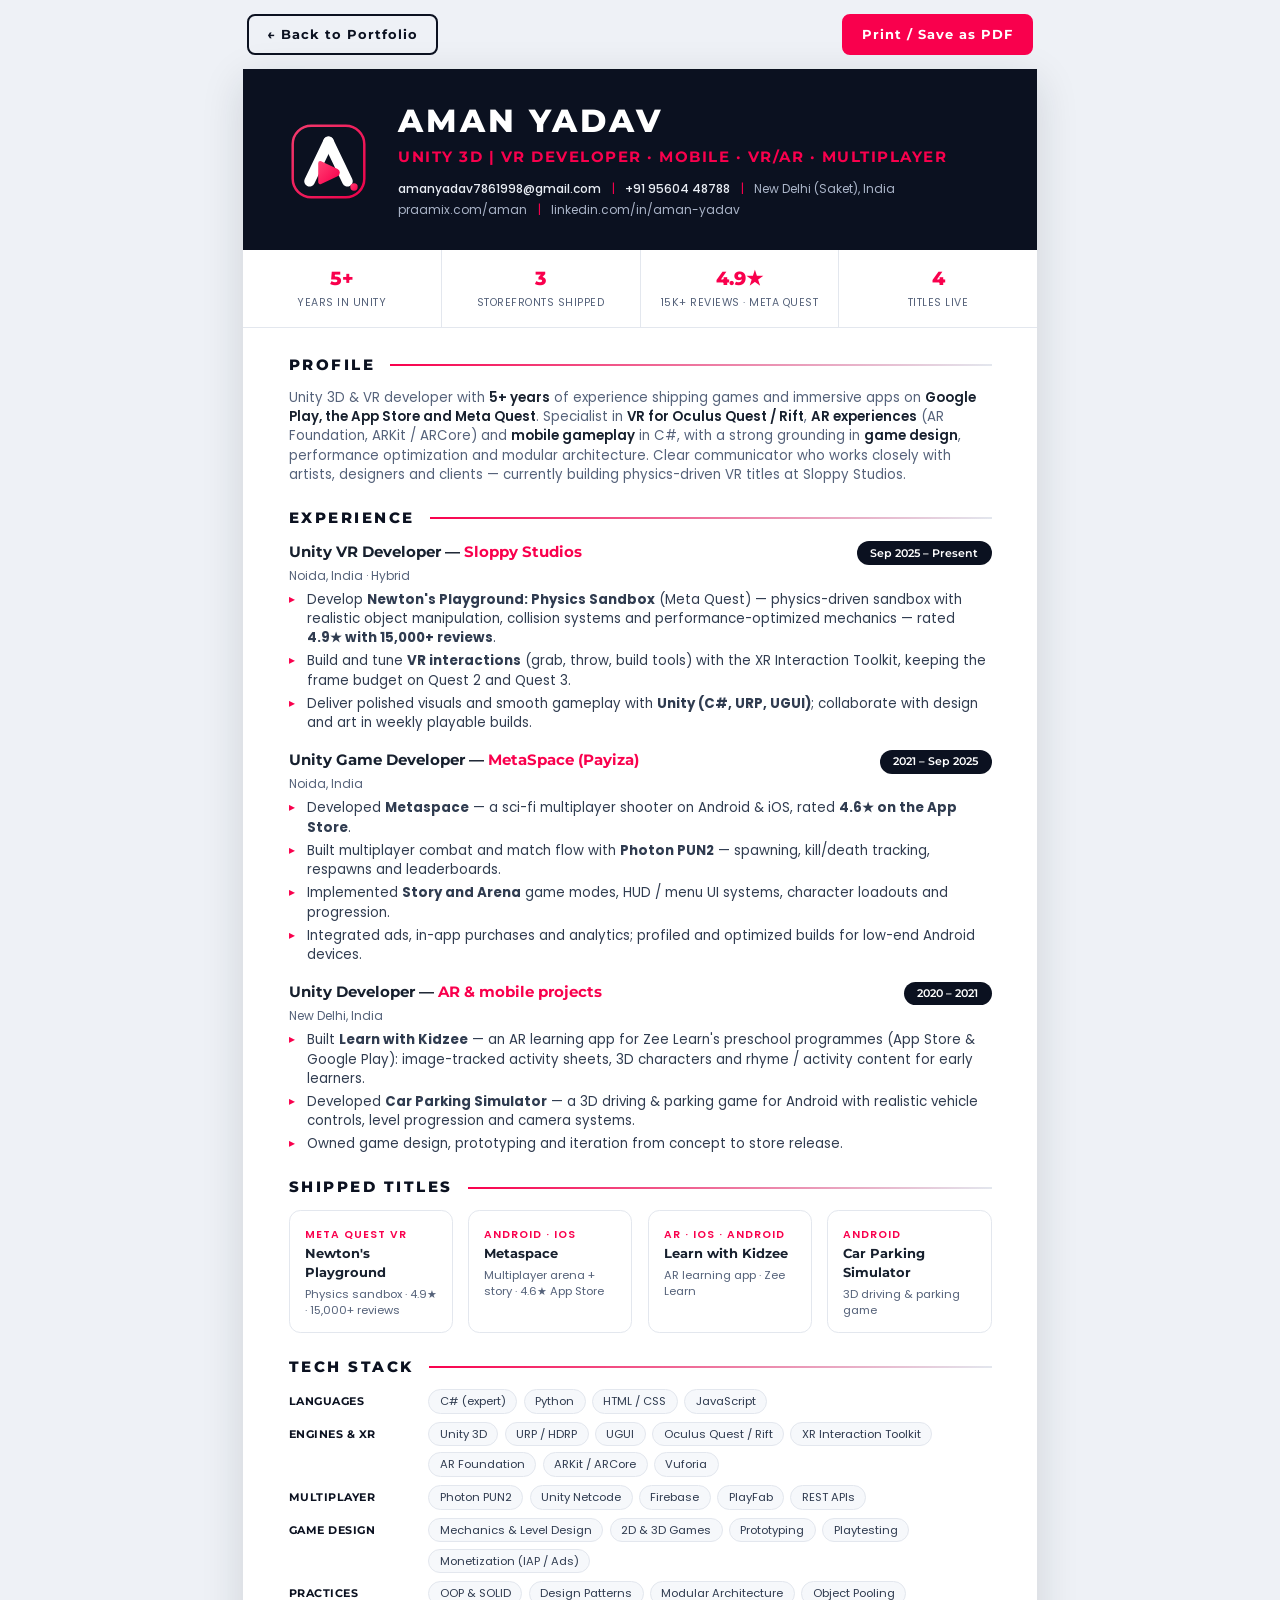
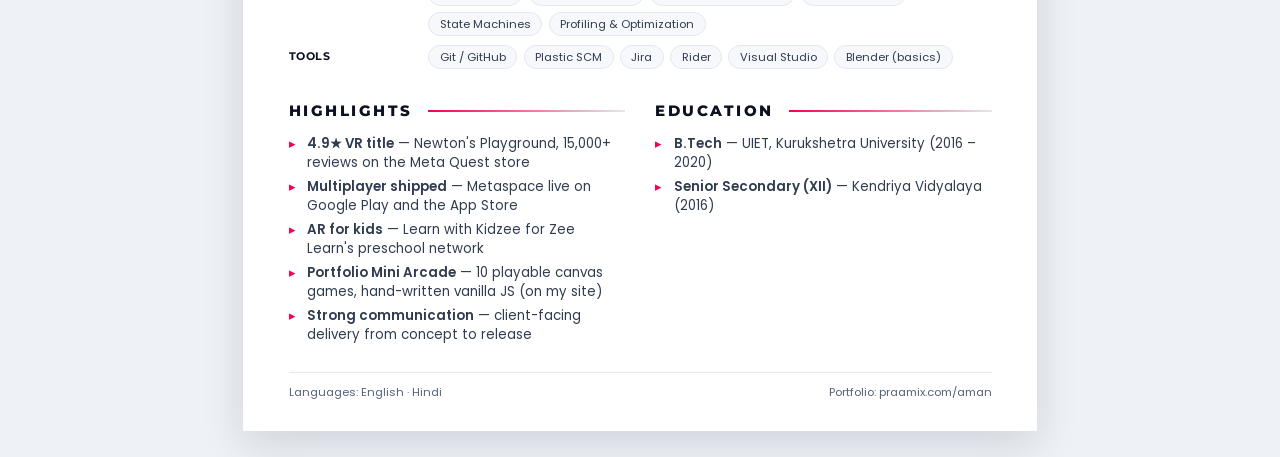
<file: aman/cv.html>
<!DOCTYPE html>
<html lang="en">
<head>
<meta charset="utf-8">
<title>Aman Yadav — CV | Unity 3D | VR Developer</title>
<meta name="viewport" content="width=device-width, initial-scale=1">
<meta name="robots" content="index, follow">
<meta name="description" content="CV of Aman Yadav — Unity 3D | VR Developer (Mobile · VR/AR · Multiplayer), 5+ years, shipped on Google Play, the App Store and Meta Quest.">
<link rel="icon" type="image/svg+xml" href="assets/images/logo/logo-mark.svg">
<link rel="canonical" href="https://praamix.com/aman/cv">
<style>
    @import url("https://fonts.googleapis.com/css?family=Montserrat:400,500,600,700,800|Poppins:300,400,500,600&display=swap");

    :root {
        --ink: #17202e;
        --muted: #55627a;
        --line: #e3e7ee;
        --accent: #f9004d;
        --dark: #0b1120;
    }
    * { margin: 0; padding: 0; box-sizing: border-box; }
    html { -webkit-print-color-adjust: exact; print-color-adjust: exact; }
    body {
        font-family: 'Poppins', 'Helvetica Neue', Arial, sans-serif;
        color: var(--ink);
        background: #eef1f6;
        font-size: 10pt;
        line-height: 1.45;
    }
    a { color: inherit; text-decoration: none; }

    /* on-screen toolbar (hidden in print) */
    .toolbar {
        max-width: 210mm; margin: 0 auto; padding: 14px 4px;
        display: flex; justify-content: space-between; align-items: center;
    }
    .toolbar a {
        font-family: 'Montserrat', sans-serif; font-weight: 700; font-size: 13px;
        letter-spacing: 1px; color: var(--dark);
        border: 2px solid var(--dark); border-radius: 8px; padding: 9px 18px;
        transition: all .25s;
    }
    .toolbar a.accent { background: var(--accent); border-color: var(--accent); color: #fff; }
    .toolbar a:hover { transform: translateY(-2px); }

    .sheet {
        max-width: 210mm; margin: 0 auto 26px; background: #fff;
        box-shadow: 0 12px 40px rgba(23, 32, 46, .14);
    }

    /* ============ header band ============ */
    .band {
        background: var(--dark); color: #fff;
        padding: 9mm 12mm 8mm;
        display: flex; gap: 8mm; align-items: center;
    }
    .band img.mark { width: 21mm; height: 21mm; flex-shrink: 0; }
    .band > div { min-width: 0; }
    .band h1 {
        font-family: 'Montserrat', sans-serif; font-weight: 800;
        font-size: 24pt; letter-spacing: 3px; line-height: 1.1;
    }
    .band .role {
        color: var(--accent); font-family: 'Montserrat', sans-serif;
        font-weight: 700; font-size: 11.5pt; letter-spacing: 1.5px; margin-top: 2mm;
    }
    .band .contact {
        margin-top: 3mm; font-size: 9pt; color: #aab4c8; line-height: 1.7;
    }
    .band .contact b { color: #e8ecf3; font-weight: 500; }
    .band .contact span.sep { color: var(--accent); margin: 0 2mm; }

    /* ============ stats strip ============ */
    .stats {
        display: flex; border-bottom: 1px solid var(--line);
    }
    .stats div {
        flex: 1; text-align: center; padding: 4mm 2mm;
        border-right: 1px solid var(--line);
    }
    .stats div:last-child { border-right: 0; }
    .stats b {
        display: block; font-family: 'Montserrat', sans-serif; font-weight: 800;
        font-size: 14pt; color: var(--accent);
    }
    .stats span { font-size: 8pt; color: var(--muted); letter-spacing: .5px; text-transform: uppercase; }

    /* ============ body ============ */
    .content { padding: 7mm 12mm 8mm; }
    h2 {
        font-family: 'Montserrat', sans-serif; font-weight: 800; font-size: 11.5pt;
        letter-spacing: 2.5px; text-transform: uppercase; color: var(--dark);
        margin: 6mm 0 3mm; display: flex; align-items: center; gap: 4mm;
    }
    .content > h2:first-child { margin-top: 0; }
    h2::after { content: ""; flex: 1; height: 2px; background: linear-gradient(90deg, var(--accent), var(--line)); }

    .summary { color: var(--muted); }
    .summary b { color: var(--ink); font-weight: 600; }

    /* experience */
    .job { margin-bottom: 4.5mm; break-inside: avoid; }
    .job header { display: flex; justify-content: space-between; align-items: baseline; flex-wrap: wrap; }
    .job h3 { font-family: 'Montserrat', sans-serif; font-size: 11.5pt; font-weight: 700; }
    .job h3 em { font-style: normal; color: var(--accent); }
    .job .when {
        font-family: 'Montserrat', sans-serif; font-size: 8.5pt; font-weight: 600;
        color: #fff; background: var(--dark); border-radius: 99px; padding: 1mm 3.5mm;
    }
    .job .where { font-size: 9pt; color: var(--muted); margin: .5mm 0 1.5mm; }
    .job ul { list-style: none; }
    .job li {
        padding-left: 5mm; position: relative; margin-bottom: 1mm; color: #303c50;
    }
    .job li::before {
        content: "▸"; position: absolute; left: 0; color: var(--accent); font-size: 9pt;
    }

    /* shipped titles */
    .titles { display: flex; gap: 4mm; }
    .title-card {
        flex: 1; border: 1px solid var(--line); border-radius: 3mm; padding: 3.5mm 4mm;
        break-inside: avoid;
    }
    .title-card b { font-family: 'Montserrat', sans-serif; font-size: 10pt; display: block; }
    .title-card .plat { color: var(--accent); font-size: 8pt; font-weight: 600; letter-spacing: 1px; text-transform: uppercase; }
    .title-card .meta { color: var(--muted); font-size: 8.5pt; margin-top: 1mm; }

    /* tech chips */
    .tech-row { display: flex; gap: 3mm; margin-bottom: 2.2mm; break-inside: avoid; }
    .tech-row .lbl {
        flex: 0 0 34mm; font-family: 'Montserrat', sans-serif; font-weight: 700;
        font-size: 8.5pt; color: var(--dark); text-transform: uppercase; letter-spacing: .5px; padding-top: 1mm;
    }
    .chips { display: flex; flex-wrap: wrap; gap: 1.6mm; }
    .chips i {
        font-style: normal; font-size: 8.5pt; color: #303c50;
        border: 1px solid var(--line); background: #f6f8fb; border-radius: 99px; padding: .8mm 2.8mm;
    }

    /* projects + education */
    .cols { display: flex; gap: 8mm; }
    .cols > div { flex: 1; }
    .mini { color: #303c50; }
    .mini li { list-style: none; padding-left: 5mm; position: relative; margin-bottom: 1.2mm; }
    .mini li::before { content: "▸"; position: absolute; left: 0; color: var(--accent); }
    .mini b { font-weight: 600; }

    .foot {
        margin-top: 6mm; padding-top: 3mm; border-top: 1px solid var(--line);
        font-size: 8.5pt; color: var(--muted); display: flex; justify-content: space-between;
    }

    @media only screen and (max-width: 640px) {
        .band { flex-direction: column; text-align: center; gap: 4mm; padding: 8mm 6mm; }
        .band > div { max-width: 100%; }
        .band .contact { word-break: break-word; }
        .band h1 { font-size: 17pt; }
        .band .role { font-size: 9pt; }
        .band .contact span.sep { margin: 0 1mm; }
        .stats { flex-wrap: wrap; }
        .stats div { flex: 1 1 40%; border-bottom: 1px solid var(--line); }
        .content { padding: 6mm; }
        .titles, .cols, .tech-row { flex-direction: column; }
        .tech-row .lbl { flex: none; }
        .job header { flex-direction: column; align-items: flex-start; gap: 1mm; }
        .foot { flex-direction: column; gap: 1mm; }
    }

    @page { size: A4; margin: 0; }
    @media print {
        body { background: #fff; }
        .toolbar { display: none; }
        .sheet { box-shadow: none; margin: 0; max-width: none; }
    }
</style>
</head>
<body>

<div class="toolbar">
    <a href="index.html">← Back to Portfolio</a>
    <a class="accent" href="#" onclick="window.print(); return false;">Print / Save as PDF</a>
</div>

<div class="sheet">
    <div class="band">
        <img class="mark" src="assets/images/logo/logo-mark.svg" alt="Aman Yadav logo">
        <div>
            <h1>AMAN YADAV</h1>
            <div class="role">UNITY 3D | VR DEVELOPER · MOBILE · VR/AR · MULTIPLAYER</div>
            <div class="contact">
                <b>amanyadav7861998@gmail.com</b> <span class="sep">|</span> <b>+91 95604 48788</b> <span class="sep">|</span> New Delhi (Saket), India<br>
                praamix.com/aman <span class="sep">|</span> linkedin.com/in/aman-yadav
            </div>
        </div>
    </div>

    <div class="stats">
        <div><b>5+</b><span>Years in Unity</span></div>
        <div><b>3</b><span>Storefronts shipped</span></div>
        <div><b>4.9★</b><span>15K+ reviews · Meta Quest</span></div>
        <div><b>4</b><span>Titles live</span></div>
    </div>

    <div class="content">
        <h2>Profile</h2>
        <p class="summary">
            Unity 3D &amp; VR developer with <b>5+ years</b> of experience shipping games and immersive apps on <b>Google Play, the App Store
            and Meta Quest</b>. Specialist in <b>VR for Oculus Quest / Rift</b>, <b>AR experiences</b> (AR Foundation, ARKit / ARCore)
            and <b>mobile gameplay</b> in C#, with a strong grounding in <b>game design</b>, performance optimization and modular
            architecture. Clear communicator who works closely with artists, designers and clients — currently building
            physics-driven VR titles at Sloppy Studios.
        </p>

        <h2>Experience</h2>

        <div class="job">
            <header>
                <h3>Unity VR Developer — <em>Sloppy Studios</em></h3>
                <span class="when">Sep 2025 – Present</span>
            </header>
            <div class="where">Noida, India · Hybrid</div>
            <ul>
                <li>Develop <b>Newton's Playground: Physics Sandbox</b> (Meta Quest) — physics-driven sandbox with realistic object manipulation, collision systems and performance-optimized mechanics — rated <b>4.9★ with 15,000+ reviews</b>.</li>
                <li>Build and tune <b>VR interactions</b> (grab, throw, build tools) with the XR Interaction Toolkit, keeping the frame budget on Quest 2 and Quest 3.</li>
                <li>Deliver polished visuals and smooth gameplay with <b>Unity (C#, URP, UGUI)</b>; collaborate with design and art in weekly playable builds.</li>
            </ul>
        </div>

        <div class="job">
            <header>
                <h3>Unity Game Developer — <em>MetaSpace (Payiza)</em></h3>
                <span class="when">2021 – Sep 2025</span>
            </header>
            <div class="where">Noida, India</div>
            <ul>
                <li>Developed <b>Metaspace</b> — a sci-fi multiplayer shooter on Android &amp; iOS, rated <b>4.6★ on the App Store</b>.</li>
                <li>Built multiplayer combat and match flow with <b>Photon PUN2</b> — spawning, kill/death tracking, respawns and leaderboards.</li>
                <li>Implemented <b>Story and Arena</b> game modes, HUD / menu UI systems, character loadouts and progression.</li>
                <li>Integrated ads, in-app purchases and analytics; profiled and optimized builds for low-end Android devices.</li>
            </ul>
        </div>

        <div class="job">
            <header>
                <h3>Unity Developer — <em>AR &amp; mobile projects</em></h3>
                <span class="when">2020 – 2021</span>
            </header>
            <div class="where">New Delhi, India</div>
            <ul>
                <li>Built <b>Learn with Kidzee</b> — an AR learning app for Zee Learn's preschool programmes (App Store &amp; Google Play): image-tracked activity sheets, 3D characters and rhyme / activity content for early learners.</li>
                <li>Developed <b>Car Parking Simulator</b> — a 3D driving &amp; parking game for Android with realistic vehicle controls, level progression and camera systems.</li>
                <li>Owned game design, prototyping and iteration from concept to store release.</li>
            </ul>
        </div>

        <h2>Shipped Titles</h2>
        <div class="titles">
            <div class="title-card">
                <span class="plat">Meta Quest VR</span>
                <b>Newton's Playground</b>
                <div class="meta">Physics sandbox · 4.9★ · 15,000+ reviews</div>
            </div>
            <div class="title-card">
                <span class="plat">Android · iOS</span>
                <b>Metaspace</b>
                <div class="meta">Multiplayer arena + story · 4.6★ App Store</div>
            </div>
            <div class="title-card">
                <span class="plat">AR · iOS · Android</span>
                <b>Learn with Kidzee</b>
                <div class="meta">AR learning app · Zee Learn</div>
            </div>
            <div class="title-card">
                <span class="plat">Android</span>
                <b>Car Parking Simulator</b>
                <div class="meta">3D driving &amp; parking game</div>
            </div>
        </div>

        <h2>Tech Stack</h2>
        <div class="tech-row"><div class="lbl">Languages</div><div class="chips"><i>C# (expert)</i><i>Python</i><i>HTML / CSS</i><i>JavaScript</i></div></div>
        <div class="tech-row"><div class="lbl">Engines &amp; XR</div><div class="chips"><i>Unity 3D</i><i>URP / HDRP</i><i>UGUI</i><i>Oculus Quest / Rift</i><i>XR Interaction Toolkit</i><i>AR Foundation</i><i>ARKit / ARCore</i><i>Vuforia</i></div></div>
        <div class="tech-row"><div class="lbl">Multiplayer</div><div class="chips"><i>Photon PUN2</i><i>Unity Netcode</i><i>Firebase</i><i>PlayFab</i><i>REST APIs</i></div></div>
        <div class="tech-row"><div class="lbl">Game Design</div><div class="chips"><i>Mechanics &amp; Level Design</i><i>2D &amp; 3D Games</i><i>Prototyping</i><i>Playtesting</i><i>Monetization (IAP / Ads)</i></div></div>
        <div class="tech-row"><div class="lbl">Practices</div><div class="chips"><i>OOP &amp; SOLID</i><i>Design Patterns</i><i>Modular Architecture</i><i>Object Pooling</i><i>State Machines</i><i>Profiling &amp; Optimization</i></div></div>
        <div class="tech-row"><div class="lbl">Tools</div><div class="chips"><i>Git / GitHub</i><i>Plastic SCM</i><i>Jira</i><i>Rider</i><i>Visual Studio</i><i>Blender (basics)</i></div></div>

        <div class="cols">
            <div>
                <h2>Highlights</h2>
                <ul class="mini">
                    <li><b>4.9★ VR title</b> — Newton's Playground, 15,000+ reviews on the Meta Quest store</li>
                    <li><b>Multiplayer shipped</b> — Metaspace live on Google Play and the App Store</li>
                    <li><b>AR for kids</b> — Learn with Kidzee for Zee Learn's preschool network</li>
                    <li><b>Portfolio Mini Arcade</b> — 10 playable canvas games, hand-written vanilla JS (on my site)</li>
                    <li><b>Strong communication</b> — client-facing delivery from concept to release</li>
                </ul>
            </div>
            <div>
                <h2>Education</h2>
                <ul class="mini">
                    <li><b>B.Tech</b> — UIET, Kurukshetra University (2016 – 2020)</li>
                    <li><b>Senior Secondary (XII)</b> — Kendriya Vidyalaya (2016)</li>
                </ul>
            </div>
        </div>

        <div class="foot">
            <span>Languages: English · Hindi</span>
            <span>Portfolio: praamix.com/aman</span>
        </div>
    </div>
</div>

</body>
</html>
</file>
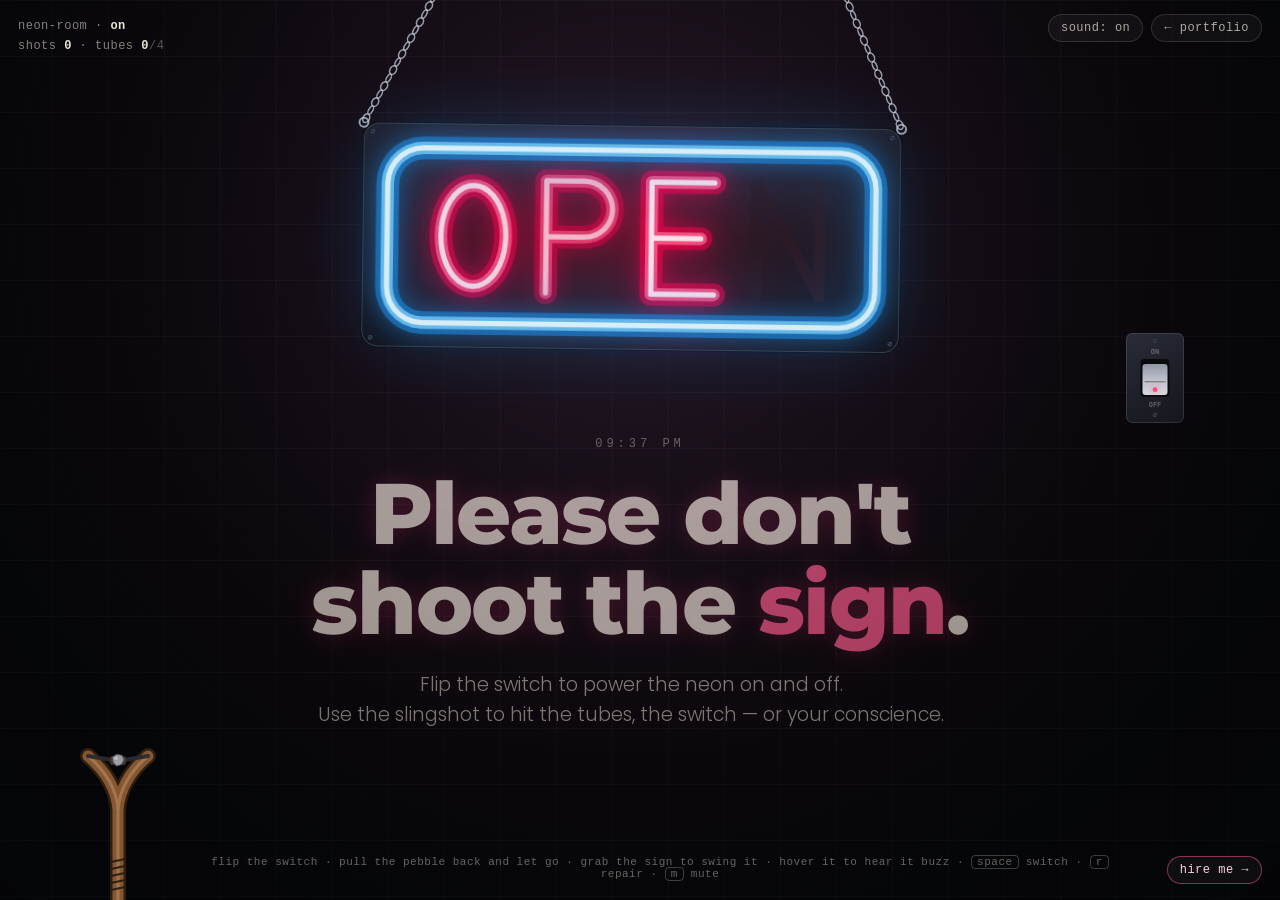
<file: aman/neon.html>
<!DOCTYPE html>
<html lang="en">
<head>
<meta charset="utf-8">
<title>Please don't shoot the sign — Aman Yadav</title>
<meta name="viewport" content="width=device-width, initial-scale=1, viewport-fit=cover">
<meta name="robots" content="index, follow">
<meta name="description" content="A tiny physics toy by Unity game developer Aman Yadav: a neon OPEN sign hanging on chains, a wall switch and a slingshot. Flip the switch, swing the sign, break the tubes. Please don't.">
<meta name="author" content="Aman Yadav">
<meta name="theme-color" content="#06070a">
<link rel="canonical" href="https://praamix.com/aman/neon">
<meta property="og:type" content="website">
<meta property="og:title" content="Please don't shoot the sign.">
<meta property="og:description" content="A neon sign, a switch and a slingshot. A physics toy from Aman Yadav's portfolio.">
<meta property="og:url" content="https://praamix.com/aman/neon">
<meta property="og:image" content="https://praamix.com/aman/assets/images/og-cover.jpg">
<meta name="twitter:card" content="summary_large_image">
<meta name="twitter:title" content="Please don't shoot the sign.">
<meta name="twitter:description" content="A neon sign, a switch and a slingshot. A physics toy from Aman Yadav's portfolio.">
<meta name="twitter:image" content="https://praamix.com/aman/assets/images/og-cover.jpg">
<link rel="icon" type="image/svg+xml" href="assets/images/logo/logo-mark.svg">
<link rel="shortcut icon" type="image/x-icon" href="assets/images/favicon.png">
<link rel="apple-touch-icon" sizes="180x180" href="assets/images/apple-touch-icon.png">
<style>
    @import url("https://fonts.googleapis.com/css?family=Montserrat:700,800|Poppins:300,400,500&display=swap");

    :root {
        --lit: 0;
        --ink: #ece6da;
        --pink: #ff5c8d;
        --mono: ui-monospace, SFMono-Regular, Menlo, Consolas, "Liberation Mono", monospace;
    }
    * { box-sizing: border-box; margin: 0; padding: 0; }
    html, body { height: 100%; }
    body {
        background: #06070a;
        color: var(--ink);
        font-family: 'Poppins', 'Helvetica Neue', Arial, sans-serif;
        overflow: hidden;
        -webkit-font-smoothing: antialiased;
        overscroll-behavior: none;
    }

    /* faint tile grid on the wall */
    .grid {
        position: fixed; top: 0; left: 0; right: 0; bottom: 0; inset: 0;
        background-image:
            linear-gradient(rgba(255, 255, 255, .045) 1px, transparent 1px),
            linear-gradient(90deg, rgba(255, 255, 255, .045) 1px, transparent 1px);
        background-size: 56px 56px;
        background-position: center top;
    }

    /* the copy the sign lights up — sits under the canvas */
    .scene {
        position: fixed; top: 0; left: 0; right: 0; bottom: 0; inset: 0;
        display: flex; flex-direction: column; align-items: center; justify-content: center;
        text-align: center;
        padding: 42vh 24px 110px;
        pointer-events: none;
    }
    .scene .time {
        font-family: var(--mono);
        font-size: 12px; letter-spacing: 4px;
        color: rgba(236, 230, 218, .55);
        margin-bottom: 18px;
    }
    .scene h1 {
        font-family: 'Montserrat', sans-serif;
        font-weight: 800;
        font-size: clamp(38px, 7vw, 86px);
        line-height: 1.04;
        letter-spacing: -.02em;
        text-shadow: 0 0 calc(var(--lit) * 30px) rgba(255, 60, 120, calc(var(--lit) * .38));
    }
    .scene h1 em { font-style: normal; color: var(--pink); }
    .scene p {
        margin-top: 22px;
        max-width: 640px;
        font-size: clamp(15px, 1.5vw, 19px);
        font-weight: 300;
        line-height: 1.6;
        color: rgba(236, 230, 218, .78);
    }
    .closed-copy { display: none; }
    .scene.closed .open-copy { display: none; }
    .scene.closed .closed-copy { display: block; }
    .scene.closed h1 em { color: #7fd6ff; }
    .scene.closed h1 { text-shadow: 0 0 calc(var(--lit) * 30px) rgba(70, 170, 255, calc(var(--lit) * .5)); }

    .desk { display: inline; }
    .mob { display: none; }

    canvas#room {
        position: fixed; top: 0; left: 0; right: 0; bottom: 0; inset: 0;
        display: block;
        touch-action: none;
        -webkit-tap-highlight-color: transparent;
        user-select: none;
        -webkit-user-select: none;
    }

    /* HUD */
    .hud {
        position: fixed; top: 0; left: 0; right: 0; bottom: 0; inset: 0;
        pointer-events: none;
        font-family: var(--mono);
        font-size: 12px;
        color: rgba(236, 230, 218, .55);
    }
    .hud > * { pointer-events: auto; }
    .hud .tl {
        position: absolute; top: 16px; left: 18px;
        line-height: 1.7; letter-spacing: .5px;
        pointer-events: none;
    }
    .hud b { color: var(--ink); font-weight: 600; }
    .hud .dim { color: rgba(236, 230, 218, .35); }
    .hud .tr { position: absolute; top: 14px; right: 18px; display: flex; gap: 8px; }
    .hud button, .hud a {
        font: inherit; letter-spacing: .5px;
        color: rgba(236, 230, 218, .72);
        background: rgba(255, 255, 255, .04);
        border: 1px solid rgba(255, 255, 255, .13);
        border-radius: 999px;
        padding: 6px 12px;
        cursor: pointer;
        text-decoration: none;
        transition: color .2s, border-color .2s, background .2s, transform .2s;
    }
    .hud button:hover, .hud a:hover,
    .hud button:focus-visible, .hud a:focus-visible {
        color: #fff;
        border-color: rgba(255, 255, 255, .32);
        background: rgba(255, 255, 255, .08);
        outline: none;
    }
    .hud .fix {
        position: absolute; left: 50%; top: 16px;
        transform: translateX(-50%);
        border-color: rgba(255, 92, 141, .6);
        color: #ffb3c8;
        box-shadow: 0 0 18px rgba(249, 0, 77, .28);
        animation: fixPulse 1.6s ease-in-out infinite;
    }
    .hud .fix[hidden] { display: none; }
    @keyframes fixPulse {
        50% { box-shadow: 0 0 30px rgba(249, 0, 77, .55); border-color: rgba(255, 92, 141, 1); }
    }
    .hud .hire {
        position: absolute; right: 18px; bottom: 16px;
        border-color: rgba(255, 92, 141, .5);
        color: #ffd1de;
    }
    .hud .hire:hover { border-color: var(--pink); background: rgba(249, 0, 77, .16); }
    .hud .hint {
        position: absolute; left: 190px; right: 150px; bottom: 20px;
        text-align: center;
        font-size: 11px; letter-spacing: .5px;
        color: rgba(236, 230, 218, .42);
        pointer-events: none;
    }
    kbd {
        font: inherit;
        border: 1px solid rgba(255, 255, 255, .22);
        border-radius: 4px;
        padding: 0 5px;
    }
    .toast {
        position: absolute; left: 50%; bottom: 84px;
        transform: translate(-50%, 18px);
        opacity: 0;
        background: #0b0d14;
        border: 1px solid rgba(255, 92, 141, .55);
        color: #fff;
        padding: 10px 18px;
        border-radius: 10px;
        font-size: 12px; letter-spacing: 1px;
        box-shadow: 0 14px 40px rgba(249, 0, 77, .25);
        transition: opacity .35s, transform .35s cubic-bezier(.2, .9, .3, 1.2);
        pointer-events: none;
        white-space: nowrap;
        max-width: calc(100vw - 32px);
    }
    .toast.show { opacity: 1; transform: translate(-50%, 0); }

    noscript .nojs {
        position: fixed; inset: 0; display: grid; place-items: center;
        padding: 24px; text-align: center; background: #06070a; color: var(--ink);
        font-family: var(--mono); z-index: 10;
    }
    noscript .nojs a { color: var(--pink); }

    @media (max-width: 699px) {
        .desk { display: none; }
        .mob { display: inline; }
        .scene { padding: 36vh 20px 150px; }
        .scene h1 { font-size: clamp(34px, 11vw, 48px); }
        .scene p { font-size: 15px; margin-top: 16px; }
        .hud .tl { top: 14px; left: 16px; font-size: 11px; }
        .hud .tr { top: 12px; right: 14px; }
        .hud button, .hud a { padding: 6px 10px; font-size: 11px; }
        .hud .fix { top: 58px; }
        .hud .hint { display: none; }
        .hud .hire { right: 14px; bottom: 14px; }
        .toast { bottom: 70px; white-space: normal; text-align: center; }
    }
    @media (prefers-reduced-motion: reduce) {
        .hud .fix { animation: none; }
        .toast { transition: opacity .2s; }
    }
</style>
</head>
<body>
<div class="grid" aria-hidden="true"></div>

<main class="scene" id="scene">
    <span class="time" id="clock"></span>
    <div class="copy open-copy">
        <h1>Please don't <br>shoot the <em>sign</em>.</h1>
        <p>
            <span class="desk">Flip the switch to power the neon on and off.<br>Use the slingshot to hit the tubes, the switch — or your conscience.</span>
            <span class="mob">Tap the switch to power the neon. Pull the pebble back to hit the tubes or the switch. Drag the sign to swing it.</span>
        </p>
    </div>
    <div class="copy closed-copy">
        <h1>Well. Now it's <em>closed</em>.</h1>
        <p>All four tubes are gone. Good thing fixing broken things is the whole job.</p>
    </div>
</main>

<canvas id="room" aria-label="Interactive neon sign scene: a hanging OPEN sign, a wall switch and a slingshot"></canvas>

<div class="hud">
    <div class="tl">neon-room · <b id="state">off</b><br>shots <b id="shots">0</b> · tubes <b id="tubes">0</b><span class="dim">/4</span></div>
    <div class="tr">
        <button id="sound" type="button" aria-pressed="true">sound: on</button>
        <a class="back" href="index.html">← portfolio</a>
    </div>
    <button id="fix" class="fix" type="button" hidden>fix the sign</button>
    <a class="hire" href="index.html#contact">hire me →</a>
    <div class="hint">flip the switch · pull the pebble back and let go · grab the sign to swing it · hover it to hear it buzz · <kbd>space</kbd> switch · <kbd>r</kbd> repair · <kbd>m</kbd> mute</div>
    <div class="toast" id="toast" role="status" aria-live="polite"></div>
</div>

<noscript><div class="nojs"><p>The neon room needs JavaScript.<br><a href="index.html">← back to the portfolio</a></p></div></noscript>

<script src="assets/js/neon.js?v=2"></script>
</body>
</html>
</file>
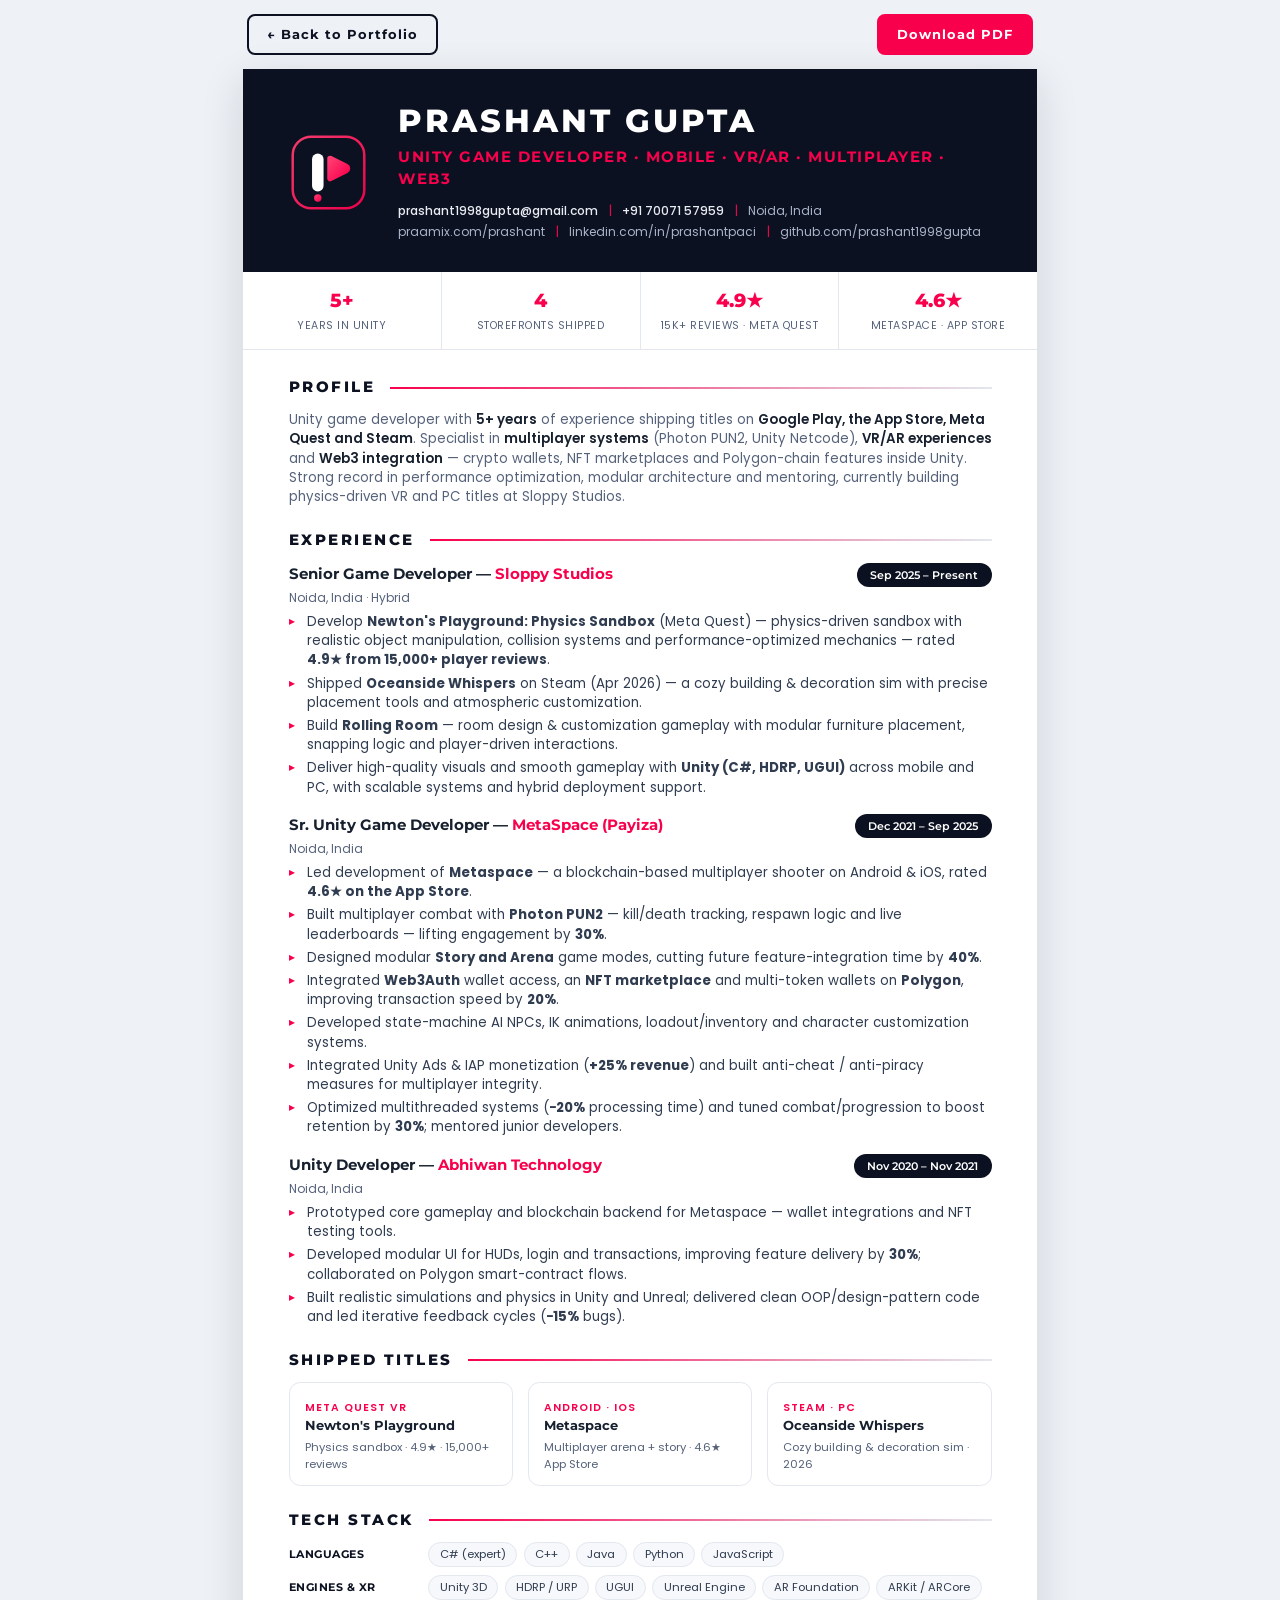
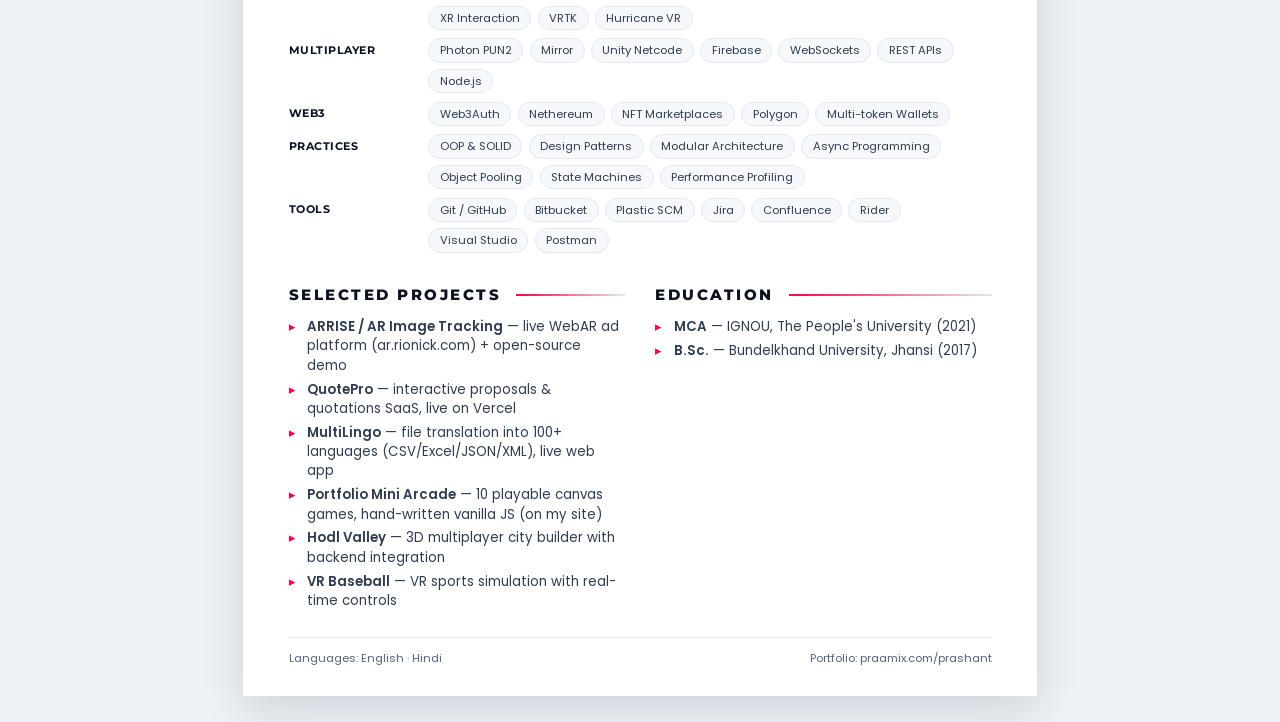
<file: prashant/cv.html>
<!DOCTYPE html>
<html lang="en">
<head>
<meta charset="utf-8">
<title>Prashant Gupta — CV | Unity Game Developer</title>
<meta name="viewport" content="width=device-width, initial-scale=1">
<meta name="robots" content="index, follow">
<meta name="description" content="CV of Prashant Gupta — Unity Game Developer (Mobile · VR/AR · Multiplayer · Web3), 5+ years, shipped on Google Play, App Store, Meta Quest and Steam.">
<link rel="icon" type="image/svg+xml" href="assets/images/logo/logo-mark.svg">
<link rel="canonical" href="https://praamix.com/prashant/cv">
<style>
    @import url("https://fonts.googleapis.com/css?family=Montserrat:400,500,600,700,800|Poppins:300,400,500,600&display=swap");

    :root {
        --ink: #17202e;
        --muted: #55627a;
        --line: #e3e7ee;
        --accent: #f9004d;
        --dark: #0b1120;
    }
    * { margin: 0; padding: 0; box-sizing: border-box; }
    html { -webkit-print-color-adjust: exact; print-color-adjust: exact; }
    body {
        font-family: 'Poppins', 'Helvetica Neue', Arial, sans-serif;
        color: var(--ink);
        background: #eef1f6;
        font-size: 10pt;
        line-height: 1.45;
    }
    a { color: inherit; text-decoration: none; }

    /* on-screen toolbar (hidden in print) */
    .toolbar {
        max-width: 210mm; margin: 0 auto; padding: 14px 4px;
        display: flex; justify-content: space-between; align-items: center;
    }
    .toolbar a {
        font-family: 'Montserrat', sans-serif; font-weight: 700; font-size: 13px;
        letter-spacing: 1px; color: var(--dark);
        border: 2px solid var(--dark); border-radius: 8px; padding: 9px 18px;
        transition: all .25s;
    }
    .toolbar a.accent { background: var(--accent); border-color: var(--accent); color: #fff; }
    .toolbar a:hover { transform: translateY(-2px); }

    .sheet {
        max-width: 210mm; margin: 0 auto 26px; background: #fff;
        box-shadow: 0 12px 40px rgba(23, 32, 46, .14);
    }

    /* ============ header band ============ */
    .band {
        background: var(--dark); color: #fff;
        padding: 9mm 12mm 8mm;
        display: flex; gap: 8mm; align-items: center;
    }
    .band img.mark { width: 21mm; height: 21mm; flex-shrink: 0; }
    .band > div { min-width: 0; }
    .band h1 {
        font-family: 'Montserrat', sans-serif; font-weight: 800;
        font-size: 24pt; letter-spacing: 3px; line-height: 1.1;
    }
    .band .role {
        color: var(--accent); font-family: 'Montserrat', sans-serif;
        font-weight: 700; font-size: 11.5pt; letter-spacing: 1.5px; margin-top: 2mm;
    }
    .band .contact {
        margin-top: 3mm; font-size: 9pt; color: #aab4c8; line-height: 1.7;
    }
    .band .contact b { color: #e8ecf3; font-weight: 500; }
    .band .contact span.sep { color: var(--accent); margin: 0 2mm; }

    /* ============ stats strip ============ */
    .stats {
        display: flex; border-bottom: 1px solid var(--line);
    }
    .stats div {
        flex: 1; text-align: center; padding: 4mm 2mm;
        border-right: 1px solid var(--line);
    }
    .stats div:last-child { border-right: 0; }
    .stats b {
        display: block; font-family: 'Montserrat', sans-serif; font-weight: 800;
        font-size: 14pt; color: var(--accent);
    }
    .stats span { font-size: 8pt; color: var(--muted); letter-spacing: .5px; text-transform: uppercase; }

    /* ============ body ============ */
    .content { padding: 7mm 12mm 8mm; }
    h2 {
        font-family: 'Montserrat', sans-serif; font-weight: 800; font-size: 11.5pt;
        letter-spacing: 2.5px; text-transform: uppercase; color: var(--dark);
        margin: 6mm 0 3mm; display: flex; align-items: center; gap: 4mm;
    }
    .content > h2:first-child { margin-top: 0; }
    h2::after { content: ""; flex: 1; height: 2px; background: linear-gradient(90deg, var(--accent), var(--line)); }

    .summary { color: var(--muted); }
    .summary b { color: var(--ink); font-weight: 600; }

    /* experience */
    .job { margin-bottom: 4.5mm; break-inside: avoid; }
    .job header { display: flex; justify-content: space-between; align-items: baseline; flex-wrap: wrap; }
    .job h3 { font-family: 'Montserrat', sans-serif; font-size: 11.5pt; font-weight: 700; }
    .job h3 em { font-style: normal; color: var(--accent); }
    .job .when {
        font-family: 'Montserrat', sans-serif; font-size: 8.5pt; font-weight: 600;
        color: #fff; background: var(--dark); border-radius: 99px; padding: 1mm 3.5mm;
    }
    .job .where { font-size: 9pt; color: var(--muted); margin: .5mm 0 1.5mm; }
    .job ul { list-style: none; }
    .job li {
        padding-left: 5mm; position: relative; margin-bottom: 1mm; color: #303c50;
    }
    .job li::before {
        content: "▸"; position: absolute; left: 0; color: var(--accent); font-size: 9pt;
    }

    /* shipped titles */
    .titles { display: flex; gap: 4mm; }
    .title-card {
        flex: 1; border: 1px solid var(--line); border-radius: 3mm; padding: 3.5mm 4mm;
        break-inside: avoid;
    }
    .title-card b { font-family: 'Montserrat', sans-serif; font-size: 10pt; display: block; }
    .title-card .plat { color: var(--accent); font-size: 8pt; font-weight: 600; letter-spacing: 1px; text-transform: uppercase; }
    .title-card .meta { color: var(--muted); font-size: 8.5pt; margin-top: 1mm; }

    /* tech chips */
    .tech-row { display: flex; gap: 3mm; margin-bottom: 2.2mm; break-inside: avoid; }
    .tech-row .lbl {
        flex: 0 0 34mm; font-family: 'Montserrat', sans-serif; font-weight: 700;
        font-size: 8.5pt; color: var(--dark); text-transform: uppercase; letter-spacing: .5px; padding-top: 1mm;
    }
    .chips { display: flex; flex-wrap: wrap; gap: 1.6mm; }
    .chips i {
        font-style: normal; font-size: 8.5pt; color: #303c50;
        border: 1px solid var(--line); background: #f6f8fb; border-radius: 99px; padding: .8mm 2.8mm;
    }

    /* projects + education */
    .cols { display: flex; gap: 8mm; }
    .cols > div { flex: 1; }
    .mini { color: #303c50; }
    .mini li { list-style: none; padding-left: 5mm; position: relative; margin-bottom: 1.2mm; }
    .mini li::before { content: "▸"; position: absolute; left: 0; color: var(--accent); }
    .mini b { font-weight: 600; }

    .foot {
        margin-top: 6mm; padding-top: 3mm; border-top: 1px solid var(--line);
        font-size: 8.5pt; color: var(--muted); display: flex; justify-content: space-between;
    }

    @media only screen and (max-width: 640px) {
        .band { flex-direction: column; text-align: center; gap: 4mm; padding: 8mm 6mm; }
        .band > div { max-width: 100%; }
        .band .contact { word-break: break-word; }
        .band h1 { font-size: 17pt; }
        .band .role { font-size: 9pt; }
        .band .contact span.sep { margin: 0 1mm; }
        .stats { flex-wrap: wrap; }
        .stats div { flex: 1 1 40%; border-bottom: 1px solid var(--line); }
        .content { padding: 6mm; }
        .titles, .cols, .tech-row { flex-direction: column; }
        .tech-row .lbl { flex: none; }
        .job header { flex-direction: column; align-items: flex-start; gap: 1mm; }
        .foot { flex-direction: column; gap: 1mm; }
    }

    @page { size: A4; margin: 0; }
    @media print {
        body { background: #fff; }
        .toolbar { display: none; }
        .sheet { box-shadow: none; margin: 0; max-width: none; }
    }
</style>
</head>
<body>

<div class="toolbar">
    <a href="index.html">← Back to Portfolio</a>
    <a class="accent" href="assets/cv/Prashant_Gupta_Resume_2026.pdf" download>Download PDF</a>
</div>

<div class="sheet">
    <div class="band">
        <img class="mark" src="assets/images/logo/logo-mark.svg" alt="Prashant Gupta logo">
        <div>
            <h1>PRASHANT GUPTA</h1>
            <div class="role">UNITY GAME DEVELOPER · MOBILE · VR/AR · MULTIPLAYER · WEB3</div>
            <div class="contact">
                <b>prashant1998gupta@gmail.com</b> <span class="sep">|</span> <b>+91 70071 57959</b> <span class="sep">|</span> Noida, India<br>
                praamix.com/prashant <span class="sep">|</span> linkedin.com/in/prashantpaci <span class="sep">|</span> github.com/prashant1998gupta
            </div>
        </div>
    </div>

    <div class="stats">
        <div><b>5+</b><span>Years in Unity</span></div>
        <div><b>4</b><span>Storefronts shipped</span></div>
        <div><b>4.9★</b><span>15K+ reviews · Meta Quest</span></div>
        <div><b>4.6★</b><span>Metaspace · App Store</span></div>
    </div>

    <div class="content">
        <h2>Profile</h2>
        <p class="summary">
            Unity game developer with <b>5+ years</b> of experience shipping titles on <b>Google Play, the App Store,
            Meta Quest and Steam</b>. Specialist in <b>multiplayer systems</b> (Photon PUN2, Unity Netcode),
            <b>VR/AR experiences</b> and <b>Web3 integration</b> — crypto wallets, NFT marketplaces and Polygon-chain
            features inside Unity. Strong record in performance optimization, modular architecture and mentoring,
            currently building physics-driven VR and PC titles at Sloppy Studios.
        </p>

        <h2>Experience</h2>

        <div class="job">
            <header>
                <h3>Senior Game Developer — <em>Sloppy Studios</em></h3>
                <span class="when">Sep 2025 – Present</span>
            </header>
            <div class="where">Noida, India · Hybrid</div>
            <ul>
                <li>Develop <b>Newton's Playground: Physics Sandbox</b> (Meta Quest) — physics-driven sandbox with realistic object manipulation, collision systems and performance-optimized mechanics — rated <b>4.9★ from 15,000+ player reviews</b>.</li>
                <li>Shipped <b>Oceanside Whispers</b> on Steam (Apr 2026) — a cozy building &amp; decoration sim with precise placement tools and atmospheric customization.</li>
                <li>Build <b>Rolling Room</b> — room design &amp; customization gameplay with modular furniture placement, snapping logic and player-driven interactions.</li>
                <li>Deliver high-quality visuals and smooth gameplay with <b>Unity (C#, HDRP, UGUI)</b> across mobile and PC, with scalable systems and hybrid deployment support.</li>
            </ul>
        </div>

        <div class="job">
            <header>
                <h3>Sr. Unity Game Developer — <em>MetaSpace (Payiza)</em></h3>
                <span class="when">Dec 2021 – Sep 2025</span>
            </header>
            <div class="where">Noida, India</div>
            <ul>
                <li>Led development of <b>Metaspace</b> — a blockchain-based multiplayer shooter on Android &amp; iOS, rated <b>4.6★ on the App Store</b>.</li>
                <li>Built multiplayer combat with <b>Photon PUN2</b> — kill/death tracking, respawn logic and live leaderboards — lifting engagement by <b>30%</b>.</li>
                <li>Designed modular <b>Story and Arena</b> game modes, cutting future feature-integration time by <b>40%</b>.</li>
                <li>Integrated <b>Web3Auth</b> wallet access, an <b>NFT marketplace</b> and multi-token wallets on <b>Polygon</b>, improving transaction speed by <b>20%</b>.</li>
                <li>Developed state-machine AI NPCs, IK animations, loadout/inventory and character customization systems.</li>
                <li>Integrated Unity Ads &amp; IAP monetization (<b>+25% revenue</b>) and built anti-cheat / anti-piracy measures for multiplayer integrity.</li>
                <li>Optimized multithreaded systems (<b>−20%</b> processing time) and tuned combat/progression to boost retention by <b>30%</b>; mentored junior developers.</li>
            </ul>
        </div>

        <div class="job">
            <header>
                <h3>Unity Developer — <em>Abhiwan Technology</em></h3>
                <span class="when">Nov 2020 – Nov 2021</span>
            </header>
            <div class="where">Noida, India</div>
            <ul>
                <li>Prototyped core gameplay and blockchain backend for Metaspace — wallet integrations and NFT testing tools.</li>
                <li>Developed modular UI for HUDs, login and transactions, improving feature delivery by <b>30%</b>; collaborated on Polygon smart-contract flows.</li>
                <li>Built realistic simulations and physics in Unity and Unreal; delivered clean OOP/design-pattern code and led iterative feedback cycles (<b>−15%</b> bugs).</li>
            </ul>
        </div>

        <h2>Shipped Titles</h2>
        <div class="titles">
            <div class="title-card">
                <span class="plat">Meta Quest VR</span>
                <b>Newton's Playground</b>
                <div class="meta">Physics sandbox · 4.9★ · 15,000+ reviews</div>
            </div>
            <div class="title-card">
                <span class="plat">Android · iOS</span>
                <b>Metaspace</b>
                <div class="meta">Multiplayer arena + story · 4.6★ App Store</div>
            </div>
            <div class="title-card">
                <span class="plat">Steam · PC</span>
                <b>Oceanside Whispers</b>
                <div class="meta">Cozy building &amp; decoration sim · 2026</div>
            </div>
        </div>

        <h2>Tech Stack</h2>
        <div class="tech-row"><div class="lbl">Languages</div><div class="chips"><i>C# (expert)</i><i>C++</i><i>Java</i><i>Python</i><i>JavaScript</i></div></div>
        <div class="tech-row"><div class="lbl">Engines &amp; XR</div><div class="chips"><i>Unity 3D</i><i>HDRP / URP</i><i>UGUI</i><i>Unreal Engine</i><i>AR Foundation</i><i>ARKit / ARCore</i><i>XR Interaction</i><i>VRTK</i><i>Hurricane VR</i></div></div>
        <div class="tech-row"><div class="lbl">Multiplayer</div><div class="chips"><i>Photon PUN2</i><i>Mirror</i><i>Unity Netcode</i><i>Firebase</i><i>WebSockets</i><i>REST APIs</i><i>Node.js</i></div></div>
        <div class="tech-row"><div class="lbl">Web3</div><div class="chips"><i>Web3Auth</i><i>Nethereum</i><i>NFT Marketplaces</i><i>Polygon</i><i>Multi-token Wallets</i></div></div>
        <div class="tech-row"><div class="lbl">Practices</div><div class="chips"><i>OOP &amp; SOLID</i><i>Design Patterns</i><i>Modular Architecture</i><i>Async Programming</i><i>Object Pooling</i><i>State Machines</i><i>Performance Profiling</i></div></div>
        <div class="tech-row"><div class="lbl">Tools</div><div class="chips"><i>Git / GitHub</i><i>Bitbucket</i><i>Plastic SCM</i><i>Jira</i><i>Confluence</i><i>Rider</i><i>Visual Studio</i><i>Postman</i></div></div>

        <div class="cols">
            <div>
                <h2>Selected Projects</h2>
                <ul class="mini">
                    <li><b>ARRISE / AR Image Tracking</b> — live WebAR ad platform (ar.rionick.com) + open-source demo</li>
                    <li><b>QuotePro</b> — interactive proposals &amp; quotations SaaS, live on Vercel</li>
                    <li><b>MultiLingo</b> — file translation into 100+ languages (CSV/Excel/JSON/XML), live web app</li>
                    <li><b>Portfolio Mini Arcade</b> — 10 playable canvas games, hand-written vanilla JS (on my site)</li>
                    <li><b>Hodl Valley</b> — 3D multiplayer city builder with backend integration</li>
                    <li><b>VR Baseball</b> — VR sports simulation with real-time controls</li>
                </ul>
            </div>
            <div>
                <h2>Education</h2>
                <ul class="mini">
                    <li><b>MCA</b> — IGNOU, The People's University (2021)</li>
                    <li><b>B.Sc.</b> — Bundelkhand University, Jhansi (2017)</li>
                </ul>
            </div>
        </div>

        <div class="foot">
            <span>Languages: English · Hindi</span>
            <span>Portfolio: praamix.com/prashant</span>
        </div>
    </div>
</div>

</body>
</html>
</file>
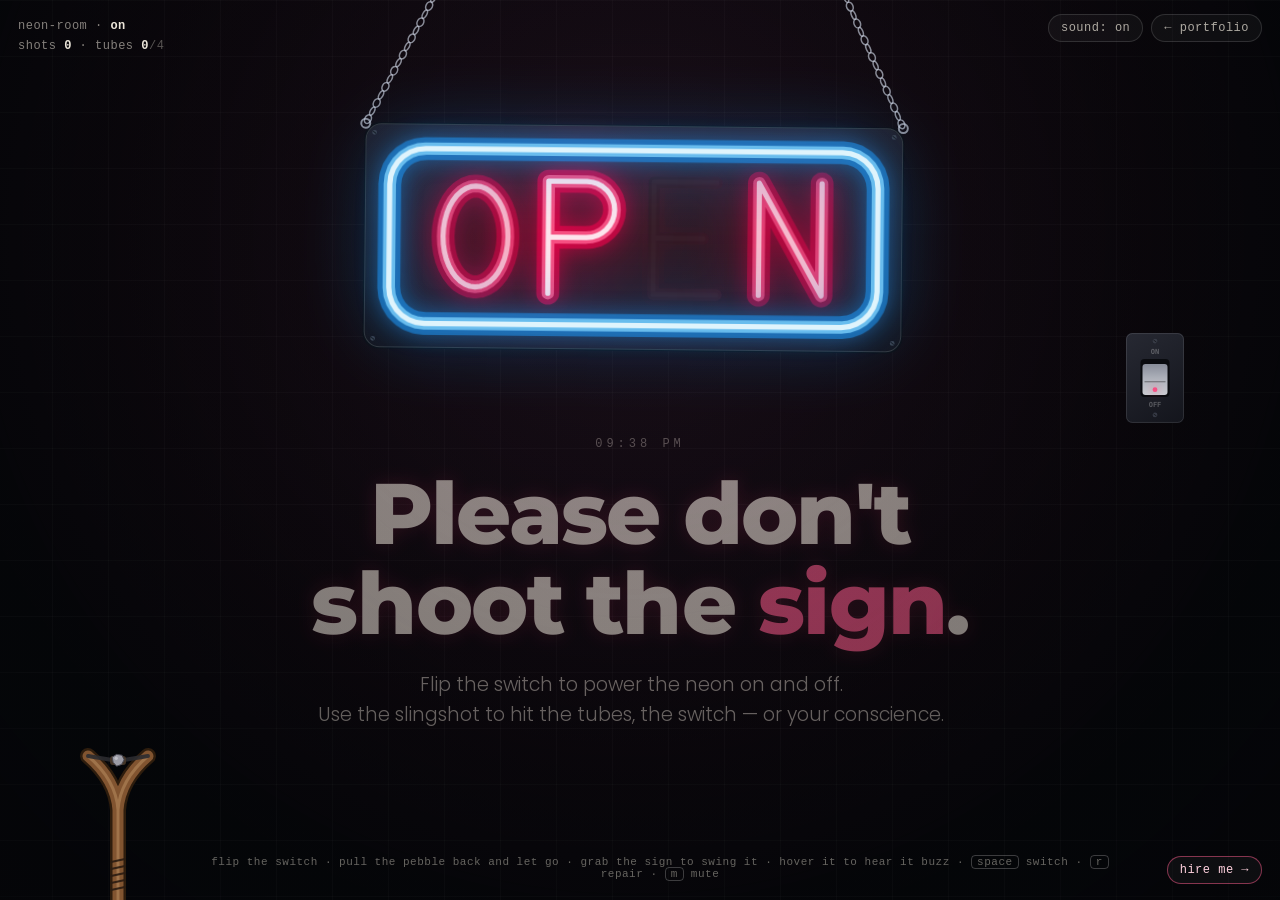
<file: prashant/neon.html>
<!DOCTYPE html>
<html lang="en">
<head>
<meta charset="utf-8">
<title>Please don't shoot the sign — Prashant Gupta</title>
<meta name="viewport" content="width=device-width, initial-scale=1, viewport-fit=cover">
<meta name="robots" content="index, follow">
<meta name="description" content="A tiny physics toy by Unity game developer Prashant Gupta: a neon OPEN sign hanging on chains, a wall switch and a slingshot. Flip the switch, swing the sign, break the tubes. Please don't.">
<meta name="author" content="Prashant Gupta">
<meta name="theme-color" content="#06070a">
<link rel="canonical" href="https://praamix.com/prashant/neon">
<meta property="og:type" content="website">
<meta property="og:title" content="Please don't shoot the sign.">
<meta property="og:description" content="A neon sign, a switch and a slingshot. A physics toy from Prashant Gupta's portfolio.">
<meta property="og:url" content="https://praamix.com/prashant/neon">
<meta property="og:image" content="https://praamix.com/prashant/assets/images/og-cover.jpg">
<meta name="twitter:card" content="summary_large_image">
<meta name="twitter:title" content="Please don't shoot the sign.">
<meta name="twitter:description" content="A neon sign, a switch and a slingshot. A physics toy from Prashant Gupta's portfolio.">
<meta name="twitter:image" content="https://praamix.com/prashant/assets/images/og-cover.jpg">
<link rel="icon" type="image/svg+xml" href="assets/images/logo/logo-mark.svg">
<link rel="shortcut icon" type="image/x-icon" href="assets/images/favicon.png">
<link rel="apple-touch-icon" sizes="180x180" href="assets/images/apple-touch-icon.png">
<style>
    @import url("https://fonts.googleapis.com/css?family=Montserrat:700,800|Poppins:300,400,500&display=swap");

    :root {
        --lit: 0;
        --ink: #ece6da;
        --pink: #ff5c8d;
        --mono: ui-monospace, SFMono-Regular, Menlo, Consolas, "Liberation Mono", monospace;
    }
    * { box-sizing: border-box; margin: 0; padding: 0; }
    html, body { height: 100%; }
    body {
        background: #06070a;
        color: var(--ink);
        font-family: 'Poppins', 'Helvetica Neue', Arial, sans-serif;
        overflow: hidden;
        -webkit-font-smoothing: antialiased;
        overscroll-behavior: none;
    }

    /* faint tile grid on the wall */
    .grid {
        position: fixed; top: 0; left: 0; right: 0; bottom: 0; inset: 0;
        background-image:
            linear-gradient(rgba(255, 255, 255, .045) 1px, transparent 1px),
            linear-gradient(90deg, rgba(255, 255, 255, .045) 1px, transparent 1px);
        background-size: 56px 56px;
        background-position: center top;
    }

    /* the copy the sign lights up — sits under the canvas */
    .scene {
        position: fixed; top: 0; left: 0; right: 0; bottom: 0; inset: 0;
        display: flex; flex-direction: column; align-items: center; justify-content: center;
        text-align: center;
        padding: 42vh 24px 110px;
        pointer-events: none;
    }
    .scene .time {
        font-family: var(--mono);
        font-size: 12px; letter-spacing: 4px;
        color: rgba(236, 230, 218, .55);
        margin-bottom: 18px;
    }
    .scene h1 {
        font-family: 'Montserrat', sans-serif;
        font-weight: 800;
        font-size: clamp(38px, 7vw, 86px);
        line-height: 1.04;
        letter-spacing: -.02em;
        text-shadow: 0 0 calc(var(--lit) * 30px) rgba(255, 60, 120, calc(var(--lit) * .38));
    }
    .scene h1 em { font-style: normal; color: var(--pink); }
    .scene p {
        margin-top: 22px;
        max-width: 640px;
        font-size: clamp(15px, 1.5vw, 19px);
        font-weight: 300;
        line-height: 1.6;
        color: rgba(236, 230, 218, .78);
    }
    .closed-copy { display: none; }
    .scene.closed .open-copy { display: none; }
    .scene.closed .closed-copy { display: block; }
    .scene.closed h1 em { color: #7fd6ff; }
    .scene.closed h1 { text-shadow: 0 0 calc(var(--lit) * 30px) rgba(70, 170, 255, calc(var(--lit) * .5)); }

    .desk { display: inline; }
    .mob { display: none; }

    canvas#room {
        position: fixed; top: 0; left: 0; right: 0; bottom: 0; inset: 0;
        display: block;
        touch-action: none;
        -webkit-tap-highlight-color: transparent;
        user-select: none;
        -webkit-user-select: none;
    }

    /* HUD */
    .hud {
        position: fixed; top: 0; left: 0; right: 0; bottom: 0; inset: 0;
        pointer-events: none;
        font-family: var(--mono);
        font-size: 12px;
        color: rgba(236, 230, 218, .55);
    }
    .hud > * { pointer-events: auto; }
    .hud .tl {
        position: absolute; top: 16px; left: 18px;
        line-height: 1.7; letter-spacing: .5px;
        pointer-events: none;
    }
    .hud b { color: var(--ink); font-weight: 600; }
    .hud .dim { color: rgba(236, 230, 218, .35); }
    .hud .tr { position: absolute; top: 14px; right: 18px; display: flex; gap: 8px; }
    .hud button, .hud a {
        font: inherit; letter-spacing: .5px;
        color: rgba(236, 230, 218, .72);
        background: rgba(255, 255, 255, .04);
        border: 1px solid rgba(255, 255, 255, .13);
        border-radius: 999px;
        padding: 6px 12px;
        cursor: pointer;
        text-decoration: none;
        transition: color .2s, border-color .2s, background .2s, transform .2s;
    }
    .hud button:hover, .hud a:hover,
    .hud button:focus-visible, .hud a:focus-visible {
        color: #fff;
        border-color: rgba(255, 255, 255, .32);
        background: rgba(255, 255, 255, .08);
        outline: none;
    }
    .hud .fix {
        position: absolute; left: 50%; top: 16px;
        transform: translateX(-50%);
        border-color: rgba(255, 92, 141, .6);
        color: #ffb3c8;
        box-shadow: 0 0 18px rgba(249, 0, 77, .28);
        animation: fixPulse 1.6s ease-in-out infinite;
    }
    .hud .fix[hidden] { display: none; }
    @keyframes fixPulse {
        50% { box-shadow: 0 0 30px rgba(249, 0, 77, .55); border-color: rgba(255, 92, 141, 1); }
    }
    .hud .hire {
        position: absolute; right: 18px; bottom: 16px;
        border-color: rgba(255, 92, 141, .5);
        color: #ffd1de;
    }
    .hud .hire:hover { border-color: var(--pink); background: rgba(249, 0, 77, .16); }
    .hud .hint {
        position: absolute; left: 190px; right: 150px; bottom: 20px;
        text-align: center;
        font-size: 11px; letter-spacing: .5px;
        color: rgba(236, 230, 218, .42);
        pointer-events: none;
    }
    kbd {
        font: inherit;
        border: 1px solid rgba(255, 255, 255, .22);
        border-radius: 4px;
        padding: 0 5px;
    }
    .toast {
        position: absolute; left: 50%; bottom: 84px;
        transform: translate(-50%, 18px);
        opacity: 0;
        background: #0b0d14;
        border: 1px solid rgba(255, 92, 141, .55);
        color: #fff;
        padding: 10px 18px;
        border-radius: 10px;
        font-size: 12px; letter-spacing: 1px;
        box-shadow: 0 14px 40px rgba(249, 0, 77, .25);
        transition: opacity .35s, transform .35s cubic-bezier(.2, .9, .3, 1.2);
        pointer-events: none;
        white-space: nowrap;
        max-width: calc(100vw - 32px);
    }
    .toast.show { opacity: 1; transform: translate(-50%, 0); }

    noscript .nojs {
        position: fixed; inset: 0; display: grid; place-items: center;
        padding: 24px; text-align: center; background: #06070a; color: var(--ink);
        font-family: var(--mono); z-index: 10;
    }
    noscript .nojs a { color: var(--pink); }

    @media (max-width: 699px) {
        .desk { display: none; }
        .mob { display: inline; }
        .scene { padding: 36vh 20px 150px; }
        .scene h1 { font-size: clamp(34px, 11vw, 48px); }
        .scene p { font-size: 15px; margin-top: 16px; }
        .hud .tl { top: 14px; left: 16px; font-size: 11px; }
        .hud .tr { top: 12px; right: 14px; }
        .hud button, .hud a { padding: 6px 10px; font-size: 11px; }
        .hud .fix { top: 58px; }
        .hud .hint { display: none; }
        .hud .hire { right: 14px; bottom: 14px; }
        .toast { bottom: 70px; white-space: normal; text-align: center; }
    }
    @media (prefers-reduced-motion: reduce) {
        .hud .fix { animation: none; }
        .toast { transition: opacity .2s; }
    }
</style>
</head>
<body>
<div class="grid" aria-hidden="true"></div>

<main class="scene" id="scene">
    <span class="time" id="clock"></span>
    <div class="copy open-copy">
        <h1>Please don't <br>shoot the <em>sign</em>.</h1>
        <p>
            <span class="desk">Flip the switch to power the neon on and off.<br>Use the slingshot to hit the tubes, the switch — or your conscience.</span>
            <span class="mob">Tap the switch to power the neon. Pull the pebble back to hit the tubes or the switch. Drag the sign to swing it.</span>
        </p>
    </div>
    <div class="copy closed-copy">
        <h1>Well. Now it's <em>closed</em>.</h1>
        <p>All four tubes are gone. Good thing fixing broken things is the whole job.</p>
    </div>
</main>

<canvas id="room" aria-label="Interactive neon sign scene: a hanging OPEN sign, a wall switch and a slingshot"></canvas>

<div class="hud">
    <div class="tl">neon-room · <b id="state">off</b><br>shots <b id="shots">0</b> · tubes <b id="tubes">0</b><span class="dim">/4</span></div>
    <div class="tr">
        <button id="sound" type="button" aria-pressed="true">sound: on</button>
        <a class="back" href="index.html">← portfolio</a>
    </div>
    <button id="fix" class="fix" type="button" hidden>fix the sign</button>
    <a class="hire" href="index.html#contact">hire me →</a>
    <div class="hint">flip the switch · pull the pebble back and let go · grab the sign to swing it · hover it to hear it buzz · <kbd>space</kbd> switch · <kbd>r</kbd> repair · <kbd>m</kbd> mute</div>
    <div class="toast" id="toast" role="status" aria-live="polite"></div>
</div>

<noscript><div class="nojs"><p>The neon room needs JavaScript.<br><a href="index.html">← back to the portfolio</a></p></div></noscript>

<script src="assets/js/neon.js?v=2"></script>
</body>
</html>
</file>
<file: aman/assets/css/plugins/feature.css>
@font-face {
	font-family: 'Feather';
	src:
	url('../../fonts/Feather.ttf?sdxovp') format('truetype'),
	url('../../fonts/Feather.woff?sdxovp') format('woff'),
	url('../../fonts/Feather.svg?sdxovp#Feather') format('svg');
	font-weight: normal;
	font-style: normal;
}
[class^="feather-"], [class*=" feather-"] {
	font-family: 'feather' !important;
	speak: none;
	font-style: normal;
	font-weight: normal;
	font-variant: normal;
	text-transform: none;
	line-height: 1;
	-webkit-font-smoothing: antialiased;
	-moz-osx-font-smoothing: grayscale;
}

.feather-activity:before {
	content: "\e900";
}
.feather-airplay:before {
	content: "\e901";
}
.feather-alecirclert-:before {
	content: "\e902";
}
.feather-alert-octagon:before {
	content: "\e903";
}
.feather-alert-triangle:before {
	content: "\e904";
}
.feather-align-center:before {
	content: "\e905";
}
.feather-align-justify:before {
	content: "\e906";
}
.feather-align-left:before {
	content: "\e907";
}
.feather-align-right:before {
	content: "\e908";
}
.feather-anchor:before {
	content: "\e909";
}
.feather-aperture:before {
	content: "\e90a";
}
.feather-archive:before {
	content: "\e90b";
}
.feather-arrow-down:before {
	content: "\e90c";
}
.feather-arrow-down-circle:before {
	content: "\e90d";
}
.feather-arrow-down-left:before {
	content: "\e90e";
}
.feather-arrow-down-right:before {
	content: "\e90f";
}
.feather-arrow-left:before {
	content: "\e910";
}
.feather-arrow-left-circle:before {
	content: "\e911";
}
.feather-arrow-right:before {
	content: "\e912";
}
.feather-arrow-right-circle:before {
	content: "\e913";
}
.feather-arrow-up:before {
	content: "\e914";
}
.feather-arrow-up-circle:before {
	content: "\e915";
}
.feather-arrow-up-left:before {
	content: "\e916";
}
.feather-arrow-up-right:before {
	content: "\e917";
}
.feather-at-sign:before {
	content: "\e918";
}
.feather-award:before {
	content: "\e919";
}
.feather-bar-chart:before {
	content: "\e91a";
}
.feather-bar-chart-2:before {
	content: "\e91b";
}
.feather-battery:before {
	content: "\e91c";
}
.feather-battery-charging:before {
	content: "\e91d";
}
.feather-bell:before {
	content: "\e91e";
}
.feather-bell-off:before {
	content: "\e91f";
}
.feather-bluetooth:before {
	content: "\e920";
}
.feather-bold:before {
	content: "\e921";
}
.feather-book:before {
	content: "\e922";
}
.feather-book-open:before {
	content: "\e923";
}
.feather-bookmark:before {
	content: "\e924";
}
.feather-box:before {
	content: "\e925";
}
.feather-briefcase:before {
	content: "\e926";
}
.feather-calendar:before {
	content: "\e927";
}
.feather-camera:before {
	content: "\e928";
}
.feather-camera-off:before {
	content: "\e929";
}
.feather-cast:before {
	content: "\e92a";
}
.feather-check:before {
	content: "\e92b";
}
.feather-check-circle:before {
	content: "\e92c";
}
.feather-check-square:before {
	content: "\e92d";
}
.feather-chevron-down:before {
	content: "\e92e";
}
.feather-chevron-left:before {
	content: "\e92f";
}
.feather-chevron-right:before {
	content: "\e930";
}
.feather-chevron-up:before {
	content: "\e931";
}
.feather-chevrons-down:before {
	content: "\e932";
}
.feather-chevrons-left:before {
	content: "\e933";
}
.feather-chevrons-right:before {
	content: "\e934";
}
.feather-chevrons-up:before {
	content: "\e935";
}
.feather-chrome:before {
	content: "\e936";
}
.feather-circle:before {
	content: "\e937";
}
.feather-clipboard:before {
	content: "\e938";
}
.feather-clock:before {
	content: "\e939";
}
.feather-cloud:before {
	content: "\e93a";
}
.feather-cloud-drizzle:before {
	content: "\e93b";
}
.feather-cloud-lightning:before {
	content: "\e93c";
}
.feather-cloud-off:before {
	content: "\e93d";
}
.feather-cloud-rain:before {
	content: "\e93e";
}
.feather-cloud-snow:before {
	content: "\e93f";
}
.feather-code:before {
	content: "\e940";
}
.feather-codepen:before {
	content: "\e941";
}
.feather-command:before {
	content: "\e942";
}
.feather-compass:before {
	content: "\e943";
}
.feather-copy:before {
	content: "\e944";
}
.feather-corner-down-left:before {
	content: "\e945";
}
.feather-corner-down-right:before {
	content: "\e946";
}
.feather-corner-left-down:before {
	content: "\e947";
}
.feather-corner-left-up:before {
	content: "\e948";
}
.feather-corner-right-down:before {
	content: "\e949";
}
.feather-corner-right-up:before {
	content: "\e94a";
}
.feather-corner-up-left:before {
	content: "\e94b";
}
.feather-corner-up-right:before {
	content: "\e94c";
}
.feather-cpu:before {
	content: "\e94d";
}
.feather-credit-card:before {
	content: "\e94e";
}
.feather-crop:before {
	content: "\e94f";
}
.feather-crosshair:before {
	content: "\e950";
}
.feather-database:before {
	content: "\e951";
}
.feather-delete:before {
	content: "\e952";
}
.feather-disc:before {
	content: "\e953";
}
.feather-dollar-sign:before {
	content: "\e954";
}
.feather-download:before {
	content: "\e955";
}
.feather-download-cloud:before {
	content: "\e956";
}
.feather-droplet:before {
	content: "\e957";
}
.feather-edit:before {
	content: "\e958";
}
.feather-edit-2:before {
	content: "\e959";
}
.feather-edit-3:before {
	content: "\e95a";
}
.feather-external-link:before {
	content: "\e95b";
}
.feather-eye:before {
	content: "\e95c";
}
.feather-eye-off:before {
	content: "\e95d";
}
.feather-facebook:before {
	content: "\e95e";
}
.feather-fast-forward:before {
	content: "\e95f";
}
.feather-feather:before {
	content: "\e960";
}
.feather-file:before {
	content: "\e961";
}
.feather-file-minus:before {
	content: "\e962";
}
.feather-file-plus:before {
	content: "\e963";
}
.feather-file-text:before {
	content: "\e964";
}
.feather-film:before {
	content: "\e965";
}
.feather-filter:before {
	content: "\e966";
}
.feather-flag:before {
	content: "\e967";
}
.feather-folder:before {
	content: "\e968";
}
.feather-folder-minus:before {
	content: "\e969";
}
.feather-folder-plus:before {
	content: "\e96a";
}
.feather-gift:before {
	content: "\e96b";
}
.feather-git-branch:before {
	content: "\e96c";
}
.feather-git-commit:before {
	content: "\e96d";
}
.feather-git-merge:before {
	content: "\e96e";
}
.feather-git-pull-request:before {
	content: "\e96f";
}
.feather-github:before {
	content: "\e970";
}
.feather-gitlab:before {
	content: "\e971";
}
.feather-globe:before {
	content: "\e972";
}
.feather-grid:before {
	content: "\e973";
}
.feather-hard-drive:before {
	content: "\e974";
}
.feather-hash:before {
	content: "\e975";
}
.feather-headphones:before {
	content: "\e976";
}
.feather-heart:before {
	content: "\e977";
}
.feather-help-circle:before {
	content: "\e978";
}
.feather-home:before {
	content: "\e979";
}
.feather-image:before {
	content: "\e97a";
}
.feather-inbox:before {
	content: "\e97b";
}
.feather-info:before {
	content: "\e97c";
}
.feather-instagram:before {
	content: "\e97d";
}
.feather-italic:before {
	content: "\e97e";
}
.feather-layers:before {
	content: "\e97f";
}
.feather-layout:before {
	content: "\e980";
}
.feather-life-buoy:before {
	content: "\e981";
}
.feather-link:before {
	content: "\e982";
}
.feather-link-2:before {
	content: "\e983";
}
.feather-linkedin:before {
	content: "\e984";
}
.feather-list:before {
	content: "\e985";
}
.feather-loader:before {
	content: "\e986";
}
.feather-lock:before {
	content: "\e987";
}
.feather-log-in:before {
	content: "\e988";
}
.feather-log-out:before {
	content: "\e989";
}
.feather-mail:before {
	content: "\e98a";
}
.feather-map:before {
	content: "\e98b";
}
.feather-map-pin:before {
	content: "\e98c";
}
.feather-maximize:before {
	content: "\e98d";
}
.feather-maximize-2:before {
	content: "\e98e";
}
.feather-menu:before {
	content: "\e98f";
}
.feather-message-circle:before {
	content: "\e990";
}
.feather-message-square:before {
	content: "\e991";
}
.feather-mic:before {
	content: "\e992";
}
.feather-mic-off:before {
	content: "\e993";
}
.feather-minimize:before {
	content: "\e994";
}
.feather-minimize-2:before {
	content: "\e995";
}
.feather-minus:before {
	content: "\e996";
}
.feather-minus-circle:before {
	content: "\e997";
}
.feather-minus-square:before {
	content: "\e998";
}
.feather-monitor:before {
	content: "\e999";
}
.feather-moon:before {
	content: "\e99a";
}
.feather-more-horizontal:before {
	content: "\e99b";
}
.feather-more-vertical:before {
	content: "\e99c";
}
.feather-move:before {
	content: "\e99d";
}
.feather-music:before {
	content: "\e99e";
}
.feather-navigation:before {
	content: "\e99f";
}
.feather-navigation-2:before {
	content: "\e9a0";
}
.feather-octagon:before {
	content: "\e9a1";
}
.feather-package:before {
	content: "\e9a2";
}
.feather-paperclip:before {
	content: "\e9a3";
}
.feather-pause:before {
	content: "\e9a4";
}
.feather-pause-circle:before {
	content: "\e9a5";
}
.feather-percent:before {
	content: "\e9a6";
}
.feather-phone:before {
	content: "\e9a7";
}
.feather-phone-call:before {
	content: "\e9a8";
}
.feather-phone-forwarded:before {
	content: "\e9a9";
}
.feather-phone-incoming:before {
	content: "\e9aa";
}
.feather-phone-missed:before {
	content: "\e9ab";
}
.feather-phone-off:before {
	content: "\e9ac";
}
.feather-phone-outgoing:before {
	content: "\e9ad";
}
.feather-pie-chart:before {
	content: "\e9ae";
}
.feather-play:before {
	content: "\e9af";
}
.feather-play-circle:before {
	content: "\e9b0";
}
.feather-plus:before {
	content: "\e9b1";
}
.feather-plus-circle:before {
	content: "\e9b2";
}
.feather-plus-square:before {
	content: "\e9b3";
}
.feather-pocket:before {
	content: "\e9b4";
}
.feather-power:before {
	content: "\e9b5";
}
.feather-printer:before {
	content: "\e9b6";
}
.feather-radio:before {
	content: "\e9b7";
}
.feather-refresh-ccw:before {
	content: "\e9b8";
}
.feather-refresh-cw:before {
	content: "\e9b9";
}
.feather-repeat:before {
	content: "\e9ba";
}
.feather-rewind:before {
	content: "\e9bb";
}
.feather-rotate-ccw:before {
	content: "\e9bc";
}
.feather-rotate-cw:before {
	content: "\e9bd";
}
.feather-rss:before {
	content: "\e9be";
}
.feather-save:before {
	content: "\e9bf";
}
.feather-scissors:before {
	content: "\e9c0";
}
.feather-search:before {
	content: "\e9c1";
}
.feather-send:before {
	content: "\e9c2";
}
.feather-server:before {
	content: "\e9c3";
}
.feather-settings:before {
	content: "\e9c4";
}
.feather-share:before {
	content: "\e9c5";
}
.feather-share-2:before {
	content: "\e9c6";
}
.feather-shield:before {
	content: "\e9c7";
}
.feather-shield-off:before {
	content: "\e9c8";
}
.feather-shopping-bag:before {
	content: "\e9c9";
}
.feather-shopping-cart:before {
	content: "\e9ca";
}
.feather-shuffle:before {
	content: "\e9cb";
}
.feather-sidebar:before {
	content: "\e9cc";
}
.feather-skip-back:before {
	content: "\e9cd";
}
.feather-skip-forward:before {
	content: "\e9ce";
}
.feather-slack:before {
	content: "\e9cf";
}
.feather-slash:before {
	content: "\e9d0";
}
.feather-sliders:before {
	content: "\e9d1";
}
.feather-smartphone:before {
	content: "\e9d2";
}
.feather-speaker:before {
	content: "\e9d3";
}
.feather-square:before {
	content: "\e9d4";
}
.feather-star:before {
	content: "\e9d5";
}
.feather-stop-circle:before {
	content: "\e9d6";
}
.feather-sun:before {
	content: "\e9d7";
}
.feather-sunrise:before {
	content: "\e9d8";
}
.feather-sunset:before {
	content: "\e9d9";
}
.feather-tablet:before {
	content: "\e9da";
}
.feather-tag:before {
	content: "\e9db";
}
.feather-target:before {
	content: "\e9dc";
}
.feather-terminal:before {
	content: "\e9dd";
}
.feather-thermometer:before {
	content: "\e9de";
}
.feather-thumbs-down:before {
	content: "\e9df";
}
.feather-thumbs-up:before {
	content: "\e9e0";
}
.feather-toggle-left:before {
	content: "\e9e1";
}
.feather-toggle-right:before {
	content: "\e9e2";
}
.feather-trash:before {
	content: "\e9e3";
}
.feather-trash-2:before {
	content: "\e9e4";
}
.feather-trending-down:before {
	content: "\e9e5";
}
.feather-trending-up:before {
	content: "\e9e6";
}
.feather-triangle:before {
	content: "\e9e7";
}
.feather-truck:before {
	content: "\e9e8";
}
.feather-tv:before {
	content: "\e9e9";
}
.feather-twitter:before {
	content: "\e9ea";
}
.feather-type:before {
	content: "\e9eb";
}
.feather-umbrella:before {
	content: "\e9ec";
}
.feather-underline:before {
	content: "\e9ed";
}
.feather-unlock:before {
	content: "\e9ee";
}
.feather-upload:before {
	content: "\e9ef";
}
.feather-upload-cloud:before {
	content: "\e9f0";
}
.feather-user:before {
	content: "\e9f1";
}
.feather-user-check:before {
	content: "\e9f2";
}
.feather-user-minus:before {
	content: "\e9f3";
}
.feather-user-plus:before {
	content: "\e9f4";
}
.feather-user-x:before {
	content: "\e9f5";
}
.feather-users:before {
	content: "\e9f6";
}
.feather-video:before {
	content: "\e9f7";
}
.feather-video-off:before {
	content: "\e9f8";
}
.feather-voicemail:before {
	content: "\e9f9";
}
.feather-volume:before {
	content: "\e9fa";
}
.feather-volume-1:before {
	content: "\e9fb";
}
.feather-volume-2:before {
	content: "\e9fc";
}
.feather-volume-x:before {
	content: "\e9fd";
}
.feather-watch:before {
	content: "\e9fe";
}
.feather-wifi:before {
	content: "\e9ff";
}
.feather-wifi-off:before {
	content: "\ea00";
}
.feather-wind:before {
	content: "\ea01";
}
.feather-x:before {
	content: "\ea02";
}
.feather-x-circle:before {
	content: "\ea03";
}
.feather-x-square:before {
	content: "\ea04";
}
.feather-youtube:before {
	content: "\ea05";
}
.feather-zap:before {
	content: "\ea06";
}
.feather-zap-off:before {
	content: "\ea07";
}
.feather-zoom-in:before {
	content: "\ea08";
}
.feather-zoom-out:before {
	content: "\ea09";
}
</file>
<file: aman/assets/css/vendor/odometer.css>
.odometer.odometer-auto-theme,.odometer.odometer-theme-default{display:inline-block;vertical-align:middle;position:relative}.odometer.odometer-auto-theme .odometer-digit,.odometer.odometer-theme-default .odometer-digit{display:inline-block;vertical-align:middle;position:relative}.odometer.odometer-auto-theme .odometer-digit .odometer-digit-spacer,.odometer.odometer-theme-default .odometer-digit .odometer-digit-spacer{display:inline-block;vertical-align:middle;visibility:hidden}.odometer.odometer-auto-theme .odometer-digit .odometer-digit-inner,.odometer.odometer-theme-default .odometer-digit .odometer-digit-inner{text-align:left;display:block;position:absolute;top:0;left:0;right:0;bottom:0;overflow:hidden}.odometer.odometer-auto-theme .odometer-digit .odometer-ribbon,.odometer.odometer-theme-default .odometer-digit .odometer-ribbon{display:block}.odometer.odometer-auto-theme .odometer-digit .odometer-ribbon-inner,.odometer.odometer-theme-default .odometer-digit .odometer-ribbon-inner{display:block;-webkit-backface-visibility:hidden}.odometer.odometer-auto-theme .odometer-digit .odometer-value,.odometer.odometer-theme-default .odometer-digit .odometer-value{display:block;-webkit-transform:translateZ(0)}.odometer.odometer-auto-theme .odometer-digit .odometer-value.odometer-last-value,.odometer.odometer-theme-default .odometer-digit .odometer-value.odometer-last-value{position:absolute}.odometer.odometer-auto-theme.odometer-animating-up .odometer-ribbon-inner,.odometer.odometer-theme-default.odometer-animating-up .odometer-ribbon-inner{-webkit-transition:-webkit-transform 2s;-o-transition:-o-transform 2s;transition:-webkit-transform 2s;-o-transition:transform 2s;transition:transform 2s;transition:transform 2s, -webkit-transform 2s}.odometer.odometer-auto-theme.odometer-animating-up.odometer-animating .odometer-ribbon-inner,.odometer.odometer-theme-default.odometer-animating-up.odometer-animating .odometer-ribbon-inner{-webkit-transform:translateY(-100%);-ms-transform:translateY(-100%);transform:translateY(-100%)}.odometer.odometer-auto-theme.odometer-animating-down .odometer-ribbon-inner,.odometer.odometer-theme-default.odometer-animating-down .odometer-ribbon-inner{-webkit-transform:translateY(-100%);-ms-transform:translateY(-100%);transform:translateY(-100%)}.odometer.odometer-auto-theme.odometer-animating-down.odometer-animating .odometer-ribbon-inner,.odometer.odometer-theme-default.odometer-animating-down.odometer-animating .odometer-ribbon-inner{-webkit-transition:-webkit-transform 2s;-o-transition:-o-transform 2s;transition:-webkit-transform 2s;-o-transition:transform 2s;transition:transform 2s;transition:transform 2s, -webkit-transform 2s;-webkit-transform:translateY(0);-ms-transform:translateY(0);transform:translateY(0)}.odometer.odometer-auto-theme,.odometer.odometer-theme-default{font-family:"Helvetica Neue",sans-serif;line-height:1.1em}.odometer.odometer-auto-theme .odometer-value,.odometer.odometer-theme-default .odometer-value{text-align:center}
</file>
<file: aman/assets/css/style.css>
/*********************************************************************************

	Template Name: Imroz - Html5 Agency & Portfolio Template
	Note: This is style css.

**********************************************************************************/
/**************************************************************

	STYLESHEET INDEXING
	|
	|
	|___ Default Styles
	|	|
	|	|___ variables
	|	|___ mixins
	|	|___ reset
	|	|___ typography
	|	|___ extend
	|	|___ animations
	|	|___ shortcode
	|	|___ spacing
	|
	|
	|___Header Styles
	|	|___ header
	|	|___ mainmenu
	|
	|
	|___Inner Styles
	|	|___ breadcrump 
	|	|___ section-title 
	|	|___ button
	|	|___ pagination
	|	|___ socialicon
	|	|___ footer
	|
	|___Elements Styles
	|	|___ portfolio 
	|	|___ service 
	|	|___ slider 
	|	|___ counterup 
	|	|___ testimonial 
	|	|___ brand 
	|	|___ team 
	|	|___ callto-action 
	|	|___ tab 
	|	|___ accordion 
	|	|___ list 
	|	|___ contact 
	|
	|___BLog Styles
	|	|___ blog 
	|	|___ blog-details 
	|
	|___Template Styles
	|	|___ about 
	|	|___ portfolio-details
	|	|___ service-details
	|	|___ preview
	|
	|
	|___ END STYLESHEET INDEXING

***************************************************************/
/**************************************
    Default Styles
***************************************/
@import url("https://fonts.googleapis.com/css?family=Montserrat:400,400i,500,600,700,800,900|Poppins:300,400,500,600,700,700i&display=swap");
:root {
  --color-primary: #FD4766;
  --color-secondary: #337DFF;
  --color-secondary-rgb: rgba(253, 71, 102 ,1);
  --color-tertiary: #010001;
  --color-dark: #000000;
  --color-heading: #1f1f25;
  --color-body: #1d1d24;
  --color-gray: rgba(29,29,36,.75);
  --color-midgray: #e9ecef;
  --color-opacity-1: hsla(0,0%,100%,.2);
  --color-light: #E4E6EA;
  --color-lighter: #CED0D4;
  --color-lightest: #F0F2F5;
  --color-border: #E6E6E6;
  --color-white: #ffffff;
  --color-success: #3EB75E;
  --color-danger: #FF0003;
  --color-warning: #FF8F3C;
  --color-info: #1BA2DB;
  --color-facebook: #3B5997;
  --color-twitter: #1BA1F2;
  --color-youtube: #ED4141;
  --color-linkedin: #0077B5;
  --color-pinterest: #E60022;
  --color-instagram: #C231A1;
  --color-vimeo: #00ADEF;
  --color-twitch: #6441A3;
  --color-discord: #7289da;
  --color-extra01: #666666;
  --color-extra02: #606770;
  --color-extra03: #FBFBFD;
  --color-extra04: #1A1A1A;
  --color-extra05: #242424;
  --radius: 10px;
  --radius-big: 16px;
  --radius-small: 6px;
  --border-width: 2px;
  --p-light: 300;
  --p-regular: 400;
  --p-medium: 500;
  --p-semi-bold: 600;
  --p-bold: 700;
  --p-extra-bold: 800;
  --p-black: 900;
  --s-light: 300;
  --s-regular: 400;
  --s-medium: 500;
  --s-bold: 700;
  --s-black: 900;
  --shadow-primary: 0px 4px 10px rgba(37, 47, 63, 0.1);
  --shadow-light: 0 2px 6px 0 rgba(0, 0, 0, 0.05);
  --shadow-dark: 0 2px 6px 0 rgba(0, 0, 0, 0.2);
  --transition: 0.3s;
  --font-primary: "Poppins", sans-serif;
  --secondary-font: "Poppins", sans-serif;
  --font-awesome: "Font Awesome 5 Pro";
  --font-size-b1: 18px;
  --font-size-b2: 16px;
  --font-size-b3: 14px;
  --font-size-b4: 12px;
  --line-height-b1: 1.67;
  --line-height-b2: 1.5;
  --line-height-b3: 1.6;
  --line-height-b4: 1.3;
  --h1: 44px;
  --h2: 36px;
  --h3: 30px;
  --h4: 24px;
  --h5: 18px;
  --h6: 16px;
}

/*===============================
    Font Family 
=================================*/
/*===============================
    Color Variation 
=================================*/
/* container 450px*/
/* container 300px*/
/**
 * Reset Styels
 */
* {
  -webkit-box-sizing: border-box;
  -moz-box-sizing: border-box;
  box-sizing: border-box;
}

article,
aside,
details,
figcaption,
figure,
footer,
header,
nav,
section,
summary {
  display: block;
}

audio,
canvas,
video {
  display: inline-block;
}

audio:not([controls]) {
  display: none;
  height: 0;
}

[hidden] {
  display: none;
}

html,
button,
input,
select,
textarea {
  font-family: "Source Sans Pro", Helvetica, sans-serif;
}

a {
  color: #ca3c08;
  text-decoration: none;
}

a:visited {
  color: #ac0404;
}

a:focus {
  outline: thin dotted;
}

a:active,
a:hover {
  color: #ea9629;
  outline: 0;
}

a:hover {
  text-decoration: underline;
}

address {
  font-style: italic;
  margin: 0 0 24px;
}

abbr[title] {
  border-bottom: 1px dotted;
}

b,
strong {
  font-weight: bold;
}

dfn {
  font-style: italic;
}

mark {
  background: #ff0;
  color: #010001;
}

p {
  margin: 0 0 24px;
}

code,
kbd,
pre,
samp {
  font-family: monospace, serif;
  font-size: 14px;
  -webkit-hyphens: none;
  -moz-hyphens: none;
  -ms-hyphens: none;
  hyphens: none;
}

pre {
  background: #f5f5f5;
  color: #666;
  font-family: monospace;
  font-size: 14px;
  margin: 20px 0;
  overflow: auto;
  padding: 20px;
  white-space: pre;
  white-space: pre-wrap;
  word-wrap: break-word;
}

blockquote,
q {
  -webkit-hyphens: none;
  -moz-hyphens: none;
  -ms-hyphens: none;
  hyphens: none;
  quotes: none;
}

blockquote:before,
blockquote:after,
q:before,
q:after {
  content: "";
  content: none;
}

blockquote {
  font-size: 18px;
  font-style: italic;
  font-weight: 300;
  margin: 24px 40px;
}

blockquote blockquote {
  margin-right: 0;
}

blockquote cite,
blockquote small {
  font-size: 14px;
  font-weight: normal;
  text-transform: uppercase;
}

blockquote em,
blockquote i {
  font-style: normal;
  font-weight: 300;
}

blockquote strong,
blockquote b {
  font-weight: 400;
}

small {
  font-size: smaller;
}

sub,
sup {
  font-size: 75%;
  line-height: 0;
  position: relative;
  vertical-align: baseline;
}

sup {
  top: -0.5em;
}

sub {
  bottom: -0.25em;
}

dl {
  margin: 0 20px;
}

dt {
  font-weight: bold;
}

dd {
  margin: 0 0 20px;
}

menu,
ol,
ul {
  margin: 16px 0;
  padding: 0 0 0 40px;
}

ul {
  list-style-type: square;
}

nav ul,
nav ol {
  list-style: none;
  list-style-image: none;
}

li > ul,
li > ol {
  margin: 0;
}

img {
  -ms-interpolation-mode: bicubic;
  border: 0;
  vertical-align: middle;
}

svg:not(:root) {
  overflow: hidden;
}

figure {
  margin: 0;
}

form {
  margin: 0;
}

fieldset {
  border: 1px solid #c0c0c0;
  margin: 0 2px;
  min-width: inherit;
  padding: 0.35em 0.625em 0.75em;
}

legend {
  border: 0;
  padding: 0;
  white-space: normal;
}

button,
input,
select,
textarea {
  font-size: 100%;
  margin: 0;
  max-width: 100%;
  vertical-align: baseline;
}

button,
input {
  line-height: normal;
}

button,
html input[type=button],
input[type=reset],
input[type=submit] {
  -webkit-appearance: button;
  -moz-appearance: button;
  appearance: button;
  cursor: pointer;
}

button[disabled],
input[disabled] {
  cursor: default;
}

input[type=checkbox],
input[type=radio] {
  padding: 0;
}

input[type=search] {
  -webkit-appearance: textfield;
  -moz-appearance: textfield;
  appearance: textfield;
  appearance: textfield;
  padding-right: 2px;
  width: 270px;
}

input[type=search]::-webkit-search-decoration {
  -webkit-appearance: none;
  appearance: none;
}

button::-moz-focus-inner,
input::-moz-focus-inner {
  border: 0;
  padding: 0;
}

textarea {
  overflow: auto;
  vertical-align: top;
}

table {
  border-bottom: 1px solid #ededed;
  border-collapse: collapse;
  border-spacing: 0;
  font-size: 14px;
  line-height: 2;
  margin: 0 0 20px;
  width: 100%;
}

caption,
th,
td {
  font-weight: normal;
  text-align: left;
}

caption {
  font-size: 16px;
  margin: 20px 0;
}

th {
  font-weight: bold;
  text-transform: uppercase;
}

td {
  border-top: 1px solid #ededed;
  padding: 6px 10px 6px 0;
}

del {
  color: #333;
}

ins {
  background: #fff9c0;
  text-decoration: none;
}

hr {
  background-size: 4px 4px;
  border: 0;
  height: 1px;
  margin: 0 0 24px;
}

/**
 * Typography
 */
* {
  box-sizing: border-box;
}

img {
  max-width: 100%;
}

html {
  overflow: hidden;
  overflow-y: auto;
  scroll-behavior: smooth;
}

body {
  overflow: hidden;
  font-size: var(--font-size-b1);
  line-height: var(--line-height-b1);
  -webkit-font-smoothing: antialiased;
  -moz-osx-font-smoothing: grayscale;
  font-family: var(--font-primary);
  color: var(--color-gray);
  font-weight: 400;
}

.row {
  margin-right: -15px;
  margin-left: -15px;
}

.row > [class*=col] {
  padding-left: 15px;
  padding-right: 15px;
}

a {
  transition: all 0.4s ease-in-out 0s;
}

h1,
h2,
h3,
h4,
h5,
h6,
.h1,
.h2,
.h3,
.h4,
.h5,
.h6,
address,
p,
pre,
blockquote,
dl,
dd,
menu,
ol,
ul,
table,
caption,
hr {
  margin: 0;
  margin-bottom: 15px;
}

h1,
h2,
h3,
h4,
h5,
h6,
.h1,
.h2,
.h3,
.h4,
.h5,
.h6 {
  font-family: "Poppins", sans-serif;
  line-height: 1.4074;
  color: #1f1f25;
}

h1,
.h1 {
  font-size: var(--h1);
}

h2,
.h2 {
  font-size: var(--h2);
}

h3,
.h3 {
  font-size: var(--h3);
}

h4,
.h4 {
  font-size: var(--h4);
}

h5,
.h5 {
  font-size: var(--h5);
}

h6,
.h6 {
  font-size: var(--h6);
}

@media only screen and (min-width: 768px) and (max-width: 991px) {
  h1,
.h1 {
    font-size: var(--h1)-4;
  }

  h2,
.h2 {
    font-size: var(--h2)-2;
  }

  h3,
.h3 {
    font-size: var(--h3)-2;
  }
}
@media only screen and (max-width: 767px) {
  h1,
.h1 {
    font-size: var(--h1)-6;
  }

  h2,
.h2 {
    font-size: var(--h2)-4;
  }

  h3,
.h3 {
    font-size: var(--h3)-2;
  }
}
@media only screen and (max-width: 575px) {
  h1,
.h1 {
    font-size: var(--h1)-8;
  }
}
h1,
.h1,
h2,
.h2,
h3,
.h3 {
  font-weight: 700;
}

h4,
.h4,
h5,
.h5 {
  font-weight: 600;
}

h6,
.h6 {
  font-weight: 500;
}

p {
  font-size: var(--font-size-b1);
  line-height: var(--line-height-b1);
  margin-bottom: 30px;
}
@media only screen and (max-width: 767px) {
  p {
    font-size: 16px !important;
    line-height: 28px !important;
  }
}
@media only screen and (max-width: 767px) {
  p br {
    display: none;
  }
}

a:hover,
a:focus,
a:active {
  text-decoration: none;
  outline: none;
}

a:visited {
  color: inherit;
}

input,
button,
select,
textarea {
  background: transparent;
  border: 1px solid #d4d4d4;
  transition: all 0.4s ease-out 0s;
  color: #1d1d24;
}
input:focus, input:active,
button:focus,
button:active,
select:focus,
select:active,
textarea:focus,
textarea:active {
  outline: none;
  border-color: var(--color-primary);
}

input,
select,
textarea {
  width: 100%;
  font-size: 14px;
}

input,
select {
  height: 40px;
  padding: 0 15px;
}

/*=====================
Common Css 
=======================*/
.textBlack {
  color: #010001;
}

.bodyColor {
  color: #535353;
}

.color-1 {
  color: #8956e2;
}

.color-2 {
  color: #11ccd3;
}

.color-3 {
  color: #f4769a;
}

.color-4 {
  color: #2f21b3;
}

.bgcolor-4 {
  background: #2f21b3;
}

.pv-tab-button, .blog-single-page-title ul.blog-meta, ul.list-style, .list-style--1, ul.tab-style--1, ul.brand-list, .rn-pagination ul.page-list, .breadcrumb-inner ul.page-list, .rn-popup-mobile-menu ul.mainmenu li ul, .rn-popup-mobile-menu ul.mainmenu, .color-black .mainmenunav ul.mainmenu, .color-white .mainmenunav ul.mainmenu, .mainmenunav ul.mainmenu > li ul.submenu, .mainmenunav ul.mainmenu {
  padding: 0;
  margin: 0;
  list-style: none;
}

.liststyle {
  padding: 0;
  margin: 0;
  list-style: none;
}

.related-work .inner h4 a, .footer-style-01 .footer-link ul.ft-link li a, .im_box .content .title a, .blog-style--1 .content .blog-btn, .blog-style--1 .content h4.title a, .blog-style--1 .content::before, .blog-style--1 .content, .blog-style--1 .thumbnail a::after, .blog-style--1 .thumbnail a img, .blog-style--1, .rn-pricing .pricing-table-inner .pricing-footer a.rn-btn, input,
textarea, .rn-address .inner p a, .team .thumbnail img, ul.brand-list li img, ul.brand-list li, ul.testimonial-thumb-wrapper li .thumb::after, ul.testimonial-thumb-wrapper li .thumb img, .standard-service .content h3 a, .service-main-wrapper .service.service__style--2 .content p, .service-main-wrapper .service.service__style--2 .content h3.title, .service-main-wrapper .service.service__style--2 .icon, .service-main-wrapper .service.service__style--1, .item-portfolio-static .thumbnail img, .item-portfolio-static .thumbnail a img, .portfolio-style--3 .content .portfolio-btn, .portfolio-style--3 .content h4.title a, .portfolio-style--3 .content::before, .portfolio-style--3 .content, .portfolio-style--3 .thumbnail a::after, .portfolio-style--3 .thumbnail a img, .portfolio-style--3, .portfolio-sacousel-inner .slick-dots li button::after,
.rn-slick-dot .slick-dots li button::after, .portfolio .content .inner .portfolio-button, .portfolio .bg-blr-image, .portfolio .thumbnail::after, .portfolio .thumbnail-inner::before, .portfolio, ul.social-share li a, a.rn-btn,
button.rn-btn, a.btn-transparent::after, a.btn-transparent, .mainmenunav ul.mainmenu > li ul.submenu li a, .mainmenunav ul.mainmenu > li ul.submenu, .mainmenunav ul.mainmenu > li > a, .header-area .header-wrapper a.rn-btn, .im-hover::after, .footer-style-01 .ft-text p a::after, .footer-style-01 .footer-link ul.ft-link li a::after {
  -webkit-transition: all 0.3s cubic-bezier(0.645, 0.045, 0.355, 1);
  transition: all 0.3s cubic-bezier(0.645, 0.045, 0.355, 1);
}

.about-us-list h3.title, .rn-progress-bar .single-progress .label, .rn-progress-bar .single-progress .title {
  font-weight: 500;
}

.section-title-default h2.title {
  font-weight: 400;
}

.fontWeight900 {
  font-weight: 900 !important;
}

.fontWeight800 {
  font-weight: 800 !important;
}

.fontWeight700 {
  font-weight: 700 !important;
}

.fontWeight600 {
  font-weight: 600 !important;
}

.fontWeight500 {
  font-weight: 500 !important;
}

.fontWeight400 {
  font-weight: 400 !important;
}

.fontWeight300 {
  font-weight: 300 !important;
}

.service-main-wrapper .service.service__style--2, .service-main-wrapper .service.service__style--1 {
  position: relative;
}

.textUpper {
  text-transform: uppercase;
}

.textCap {
  text-transform: capitalize;
}

p:last-child {
  margin-bottom: 0;
}

.bg_image {
  background-repeat: no-repeat;
  background-size: cover;
  background-position: center center;
}

.text-default-gradient {
  background: linear-gradient(to right, var(--color-primary) 50%, var(--color-secondary) 50%);
  -webkit-background-clip: text;
  -webkit-text-fill-color: transparent;
}

.bg-theme-gradient, a.btn-transparent::after, .im-hover::after, .footer-style-01 .ft-text p a::after, .footer-style-01 .footer-link ul.ft-link li a::after {
  background: linear-gradient(120deg, #1C99FE 20.69%, #7644FF 50.19%, var(--color-primary) 79.69%);
  filter: progid:DXImageTransform.Microsoft.gradient( startColorstr="var(--color-primary)", endColorstr="var(--color-secondary)",GradientType=1 );
}

.theme-gradient, .section-title span.subtitle, a.btn-transparent {
  background: var(--color-primary);
  background: linear-gradient(120deg, #1C99FE 20.69%, #7644FF 50.19%, var(--color-primary) 79.69%);
  filter: progid:DXImageTransform.Microsoft.gradient( startColorstr="var(--color-primary)", endColorstr="var(--color-secondary)",GradientType=1 );
  -webkit-background-clip: text;
  -webkit-text-fill-color: transparent;
  display: inline-block;
}

.im-hover, .footer-style-01 .ft-text p a, .footer-style-01 .footer-link ul.ft-link li a {
  position: relative;
}
.im-hover::after, .footer-style-01 .ft-text p a::after, .footer-style-01 .footer-link ul.ft-link li a::after {
  position: absolute;
  content: "";
  left: 0;
  bottom: 0;
  width: 0;
  height: 1px;
}
.im-hover:hover::after, .footer-style-01 .ft-text p a:hover::after, .footer-style-01 .footer-link ul.ft-link li a:hover::after {
  width: 100%;
}

.theme-color {
  color: var(--color-primary) !important;
}

.font-700 {
  font-weight: 700 !important;
}

/*!
Animate.css - http://daneden.me/animate
Version - 3.4.0
Licensed under the MIT license - http://opensource.org/licenses/MIT

Copyright (c) 2015 Daniel Eden
*/
.animated {
  -webkit-animation-duration: 1s;
  animation-duration: 1s;
  -webkit-animation-fill-mode: both;
  animation-fill-mode: both;
}

.animated.infinite {
  -webkit-animation-iteration-count: infinite;
  animation-iteration-count: infinite;
}

.animated.hinge {
  -webkit-animation-duration: 2s;
  animation-duration: 2s;
}

.animated.bounceIn,
.animated.bounceOut {
  -webkit-animation-duration: 0.75s;
  animation-duration: 0.75s;
}

.animated.flipOutX,
.animated.flipOutY {
  -webkit-animation-duration: 0.75s;
  animation-duration: 0.75s;
}

@-webkit-keyframes bounce {
  from, 20%, 53%, 80%, to {
    -webkit-animation-timing-function: cubic-bezier(0.215, 0.61, 0.355, 1);
    animation-timing-function: cubic-bezier(0.215, 0.61, 0.355, 1);
    -webkit-transform: translate3d(0, 0, 0);
    transform: translate3d(0, 0, 0);
  }
  40%, 43% {
    -webkit-animation-timing-function: cubic-bezier(0.755, 0.05, 0.855, 0.06);
    animation-timing-function: cubic-bezier(0.755, 0.05, 0.855, 0.06);
    -webkit-transform: translate3d(0, -30px, 0);
    transform: translate3d(0, -30px, 0);
  }
  70% {
    -webkit-animation-timing-function: cubic-bezier(0.755, 0.05, 0.855, 0.06);
    animation-timing-function: cubic-bezier(0.755, 0.05, 0.855, 0.06);
    -webkit-transform: translate3d(0, -15px, 0);
    transform: translate3d(0, -15px, 0);
  }
  90% {
    -webkit-transform: translate3d(0, -4px, 0);
    transform: translate3d(0, -4px, 0);
  }
}
@keyframes bounce {
  from, 20%, 53%, 80%, to {
    -webkit-animation-timing-function: cubic-bezier(0.215, 0.61, 0.355, 1);
    animation-timing-function: cubic-bezier(0.215, 0.61, 0.355, 1);
    -webkit-transform: translate3d(0, 0, 0);
    transform: translate3d(0, 0, 0);
  }
  40%, 43% {
    -webkit-animation-timing-function: cubic-bezier(0.755, 0.05, 0.855, 0.06);
    animation-timing-function: cubic-bezier(0.755, 0.05, 0.855, 0.06);
    -webkit-transform: translate3d(0, -30px, 0);
    transform: translate3d(0, -30px, 0);
  }
  70% {
    -webkit-animation-timing-function: cubic-bezier(0.755, 0.05, 0.855, 0.06);
    animation-timing-function: cubic-bezier(0.755, 0.05, 0.855, 0.06);
    -webkit-transform: translate3d(0, -15px, 0);
    transform: translate3d(0, -15px, 0);
  }
  90% {
    -webkit-transform: translate3d(0, -4px, 0);
    transform: translate3d(0, -4px, 0);
  }
}
.bounce {
  -webkit-animation-name: bounce;
  animation-name: bounce;
  -webkit-transform-origin: center bottom;
  transform-origin: center bottom;
}

@-webkit-keyframes flash {
  from, 50%, to {
    opacity: 1;
  }
  25%, 75% {
    opacity: 0;
  }
}
@keyframes flash {
  from, 50%, to {
    opacity: 1;
  }
  25%, 75% {
    opacity: 0;
  }
}
.flash {
  -webkit-animation-name: flash;
  animation-name: flash;
}

/* originally authored by Nick Pettit - https://github.com/nickpettit/glide */
@-webkit-keyframes pulse {
  from {
    -webkit-transform: scale3d(1, 1, 1);
    transform: scale3d(1, 1, 1);
  }
  50% {
    -webkit-transform: scale3d(1.05, 1.05, 1.05);
    transform: scale3d(1.05, 1.05, 1.05);
  }
  to {
    -webkit-transform: scale3d(1, 1, 1);
    transform: scale3d(1, 1, 1);
  }
}
@keyframes pulse {
  from {
    -webkit-transform: scale3d(1, 1, 1);
    transform: scale3d(1, 1, 1);
  }
  50% {
    -webkit-transform: scale3d(1.05, 1.05, 1.05);
    transform: scale3d(1.05, 1.05, 1.05);
  }
  to {
    -webkit-transform: scale3d(1, 1, 1);
    transform: scale3d(1, 1, 1);
  }
}
.pulse {
  -webkit-animation-name: pulse;
  animation-name: pulse;
}

@-webkit-keyframes rubberBand {
  from {
    -webkit-transform: scale3d(1, 1, 1);
    transform: scale3d(1, 1, 1);
  }
  30% {
    -webkit-transform: scale3d(1.25, 0.75, 1);
    transform: scale3d(1.25, 0.75, 1);
  }
  40% {
    -webkit-transform: scale3d(0.75, 1.25, 1);
    transform: scale3d(0.75, 1.25, 1);
  }
  50% {
    -webkit-transform: scale3d(1.15, 0.85, 1);
    transform: scale3d(1.15, 0.85, 1);
  }
  65% {
    -webkit-transform: scale3d(0.95, 1.05, 1);
    transform: scale3d(0.95, 1.05, 1);
  }
  75% {
    -webkit-transform: scale3d(1.05, 0.95, 1);
    transform: scale3d(1.05, 0.95, 1);
  }
  to {
    -webkit-transform: scale3d(1, 1, 1);
    transform: scale3d(1, 1, 1);
  }
}
@keyframes rubberBand {
  from {
    -webkit-transform: scale3d(1, 1, 1);
    transform: scale3d(1, 1, 1);
  }
  30% {
    -webkit-transform: scale3d(1.25, 0.75, 1);
    transform: scale3d(1.25, 0.75, 1);
  }
  40% {
    -webkit-transform: scale3d(0.75, 1.25, 1);
    transform: scale3d(0.75, 1.25, 1);
  }
  50% {
    -webkit-transform: scale3d(1.15, 0.85, 1);
    transform: scale3d(1.15, 0.85, 1);
  }
  65% {
    -webkit-transform: scale3d(0.95, 1.05, 1);
    transform: scale3d(0.95, 1.05, 1);
  }
  75% {
    -webkit-transform: scale3d(1.05, 0.95, 1);
    transform: scale3d(1.05, 0.95, 1);
  }
  to {
    -webkit-transform: scale3d(1, 1, 1);
    transform: scale3d(1, 1, 1);
  }
}
.rubberBand {
  -webkit-animation-name: rubberBand;
  animation-name: rubberBand;
}

@-webkit-keyframes shake {
  from, to {
    -webkit-transform: translate3d(0, 0, 0);
    transform: translate3d(0, 0, 0);
  }
  10%, 30%, 50%, 70%, 90% {
    -webkit-transform: translate3d(-10px, 0, 0);
    transform: translate3d(-10px, 0, 0);
  }
  20%, 40%, 60%, 80% {
    -webkit-transform: translate3d(10px, 0, 0);
    transform: translate3d(10px, 0, 0);
  }
}
@keyframes shake {
  from, to {
    -webkit-transform: translate3d(0, 0, 0);
    transform: translate3d(0, 0, 0);
  }
  10%, 30%, 50%, 70%, 90% {
    -webkit-transform: translate3d(-10px, 0, 0);
    transform: translate3d(-10px, 0, 0);
  }
  20%, 40%, 60%, 80% {
    -webkit-transform: translate3d(10px, 0, 0);
    transform: translate3d(10px, 0, 0);
  }
}
.shake {
  -webkit-animation-name: shake;
  animation-name: shake;
}

@-webkit-keyframes swing {
  20% {
    -webkit-transform: rotate3d(0, 0, 1, 15deg);
    transform: rotate3d(0, 0, 1, 15deg);
  }
  40% {
    -webkit-transform: rotate3d(0, 0, 1, -10deg);
    transform: rotate3d(0, 0, 1, -10deg);
  }
  60% {
    -webkit-transform: rotate3d(0, 0, 1, 5deg);
    transform: rotate3d(0, 0, 1, 5deg);
  }
  80% {
    -webkit-transform: rotate3d(0, 0, 1, -5deg);
    transform: rotate3d(0, 0, 1, -5deg);
  }
  to {
    -webkit-transform: rotate3d(0, 0, 1, 0deg);
    transform: rotate3d(0, 0, 1, 0deg);
  }
}
@keyframes swing {
  20% {
    -webkit-transform: rotate3d(0, 0, 1, 15deg);
    transform: rotate3d(0, 0, 1, 15deg);
  }
  40% {
    -webkit-transform: rotate3d(0, 0, 1, -10deg);
    transform: rotate3d(0, 0, 1, -10deg);
  }
  60% {
    -webkit-transform: rotate3d(0, 0, 1, 5deg);
    transform: rotate3d(0, 0, 1, 5deg);
  }
  80% {
    -webkit-transform: rotate3d(0, 0, 1, -5deg);
    transform: rotate3d(0, 0, 1, -5deg);
  }
  to {
    -webkit-transform: rotate3d(0, 0, 1, 0deg);
    transform: rotate3d(0, 0, 1, 0deg);
  }
}
.swing {
  -webkit-transform-origin: top center;
  transform-origin: top center;
  -webkit-animation-name: swing;
  animation-name: swing;
}

@-webkit-keyframes tada {
  from {
    -webkit-transform: scale3d(1, 1, 1);
    transform: scale3d(1, 1, 1);
  }
  10%, 20% {
    -webkit-transform: scale3d(0.9, 0.9, 0.9) rotate3d(0, 0, 1, -3deg);
    transform: scale3d(0.9, 0.9, 0.9) rotate3d(0, 0, 1, -3deg);
  }
  30%, 50%, 70%, 90% {
    -webkit-transform: scale3d(1.1, 1.1, 1.1) rotate3d(0, 0, 1, 3deg);
    transform: scale3d(1.1, 1.1, 1.1) rotate3d(0, 0, 1, 3deg);
  }
  40%, 60%, 80% {
    -webkit-transform: scale3d(1.1, 1.1, 1.1) rotate3d(0, 0, 1, -3deg);
    transform: scale3d(1.1, 1.1, 1.1) rotate3d(0, 0, 1, -3deg);
  }
  to {
    -webkit-transform: scale3d(1, 1, 1);
    transform: scale3d(1, 1, 1);
  }
}
@keyframes tada {
  from {
    -webkit-transform: scale3d(1, 1, 1);
    transform: scale3d(1, 1, 1);
  }
  10%, 20% {
    -webkit-transform: scale3d(0.9, 0.9, 0.9) rotate3d(0, 0, 1, -3deg);
    transform: scale3d(0.9, 0.9, 0.9) rotate3d(0, 0, 1, -3deg);
  }
  30%, 50%, 70%, 90% {
    -webkit-transform: scale3d(1.1, 1.1, 1.1) rotate3d(0, 0, 1, 3deg);
    transform: scale3d(1.1, 1.1, 1.1) rotate3d(0, 0, 1, 3deg);
  }
  40%, 60%, 80% {
    -webkit-transform: scale3d(1.1, 1.1, 1.1) rotate3d(0, 0, 1, -3deg);
    transform: scale3d(1.1, 1.1, 1.1) rotate3d(0, 0, 1, -3deg);
  }
  to {
    -webkit-transform: scale3d(1, 1, 1);
    transform: scale3d(1, 1, 1);
  }
}
.tada {
  -webkit-animation-name: tada;
  animation-name: tada;
}

/* originally authored by Nick Pettit - https://github.com/nickpettit/glide */
@-webkit-keyframes wobble {
  from {
    -webkit-transform: none;
    transform: none;
  }
  15% {
    -webkit-transform: translate3d(-25%, 0, 0) rotate3d(0, 0, 1, -5deg);
    transform: translate3d(-25%, 0, 0) rotate3d(0, 0, 1, -5deg);
  }
  30% {
    -webkit-transform: translate3d(20%, 0, 0) rotate3d(0, 0, 1, 3deg);
    transform: translate3d(20%, 0, 0) rotate3d(0, 0, 1, 3deg);
  }
  45% {
    -webkit-transform: translate3d(-15%, 0, 0) rotate3d(0, 0, 1, -3deg);
    transform: translate3d(-15%, 0, 0) rotate3d(0, 0, 1, -3deg);
  }
  60% {
    -webkit-transform: translate3d(10%, 0, 0) rotate3d(0, 0, 1, 2deg);
    transform: translate3d(10%, 0, 0) rotate3d(0, 0, 1, 2deg);
  }
  75% {
    -webkit-transform: translate3d(-5%, 0, 0) rotate3d(0, 0, 1, -1deg);
    transform: translate3d(-5%, 0, 0) rotate3d(0, 0, 1, -1deg);
  }
  to {
    -webkit-transform: none;
    transform: none;
  }
}
@keyframes wobble {
  from {
    -webkit-transform: none;
    transform: none;
  }
  15% {
    -webkit-transform: translate3d(-25%, 0, 0) rotate3d(0, 0, 1, -5deg);
    transform: translate3d(-25%, 0, 0) rotate3d(0, 0, 1, -5deg);
  }
  30% {
    -webkit-transform: translate3d(20%, 0, 0) rotate3d(0, 0, 1, 3deg);
    transform: translate3d(20%, 0, 0) rotate3d(0, 0, 1, 3deg);
  }
  45% {
    -webkit-transform: translate3d(-15%, 0, 0) rotate3d(0, 0, 1, -3deg);
    transform: translate3d(-15%, 0, 0) rotate3d(0, 0, 1, -3deg);
  }
  60% {
    -webkit-transform: translate3d(10%, 0, 0) rotate3d(0, 0, 1, 2deg);
    transform: translate3d(10%, 0, 0) rotate3d(0, 0, 1, 2deg);
  }
  75% {
    -webkit-transform: translate3d(-5%, 0, 0) rotate3d(0, 0, 1, -1deg);
    transform: translate3d(-5%, 0, 0) rotate3d(0, 0, 1, -1deg);
  }
  to {
    -webkit-transform: none;
    transform: none;
  }
}
.wobble {
  -webkit-animation-name: wobble;
  animation-name: wobble;
}

@-webkit-keyframes jello {
  from, 11.1%, to {
    -webkit-transform: none;
    transform: none;
  }
  22.2% {
    -webkit-transform: skewX(-12.5deg) skewY(-12.5deg);
    transform: skewX(-12.5deg) skewY(-12.5deg);
  }
  33.3% {
    -webkit-transform: skewX(6.25deg) skewY(6.25deg);
    transform: skewX(6.25deg) skewY(6.25deg);
  }
  44.4% {
    -webkit-transform: skewX(-3.125deg) skewY(-3.125deg);
    transform: skewX(-3.125deg) skewY(-3.125deg);
  }
  55.5% {
    -webkit-transform: skewX(1.5625deg) skewY(1.5625deg);
    transform: skewX(1.5625deg) skewY(1.5625deg);
  }
  66.6% {
    -webkit-transform: skewX(-0.78125deg) skewY(-0.78125deg);
    transform: skewX(-0.78125deg) skewY(-0.78125deg);
  }
  77.7% {
    -webkit-transform: skewX(0.390625deg) skewY(0.390625deg);
    transform: skewX(0.390625deg) skewY(0.390625deg);
  }
  88.8% {
    -webkit-transform: skewX(-0.1953125deg) skewY(-0.1953125deg);
    transform: skewX(-0.1953125deg) skewY(-0.1953125deg);
  }
}
@keyframes jello {
  from, 11.1%, to {
    -webkit-transform: none;
    transform: none;
  }
  22.2% {
    -webkit-transform: skewX(-12.5deg) skewY(-12.5deg);
    transform: skewX(-12.5deg) skewY(-12.5deg);
  }
  33.3% {
    -webkit-transform: skewX(6.25deg) skewY(6.25deg);
    transform: skewX(6.25deg) skewY(6.25deg);
  }
  44.4% {
    -webkit-transform: skewX(-3.125deg) skewY(-3.125deg);
    transform: skewX(-3.125deg) skewY(-3.125deg);
  }
  55.5% {
    -webkit-transform: skewX(1.5625deg) skewY(1.5625deg);
    transform: skewX(1.5625deg) skewY(1.5625deg);
  }
  66.6% {
    -webkit-transform: skewX(-0.78125deg) skewY(-0.78125deg);
    transform: skewX(-0.78125deg) skewY(-0.78125deg);
  }
  77.7% {
    -webkit-transform: skewX(0.390625deg) skewY(0.390625deg);
    transform: skewX(0.390625deg) skewY(0.390625deg);
  }
  88.8% {
    -webkit-transform: skewX(-0.1953125deg) skewY(-0.1953125deg);
    transform: skewX(-0.1953125deg) skewY(-0.1953125deg);
  }
}
.jello {
  -webkit-animation-name: jello;
  animation-name: jello;
  -webkit-transform-origin: center;
  transform-origin: center;
}

@-webkit-keyframes bounceIn {
  from, 20%, 40%, 60%, 80%, to {
    -webkit-animation-timing-function: cubic-bezier(0.215, 0.61, 0.355, 1);
    animation-timing-function: cubic-bezier(0.215, 0.61, 0.355, 1);
  }
  0% {
    opacity: 0;
    -webkit-transform: scale3d(0.3, 0.3, 0.3);
    transform: scale3d(0.3, 0.3, 0.3);
  }
  20% {
    -webkit-transform: scale3d(1.1, 1.1, 1.1);
    transform: scale3d(1.1, 1.1, 1.1);
  }
  40% {
    -webkit-transform: scale3d(0.9, 0.9, 0.9);
    transform: scale3d(0.9, 0.9, 0.9);
  }
  60% {
    opacity: 1;
    -webkit-transform: scale3d(1.03, 1.03, 1.03);
    transform: scale3d(1.03, 1.03, 1.03);
  }
  80% {
    -webkit-transform: scale3d(0.97, 0.97, 0.97);
    transform: scale3d(0.97, 0.97, 0.97);
  }
  to {
    opacity: 1;
    -webkit-transform: scale3d(1, 1, 1);
    transform: scale3d(1, 1, 1);
  }
}
@keyframes bounceIn {
  from, 20%, 40%, 60%, 80%, to {
    -webkit-animation-timing-function: cubic-bezier(0.215, 0.61, 0.355, 1);
    animation-timing-function: cubic-bezier(0.215, 0.61, 0.355, 1);
  }
  0% {
    opacity: 0;
    -webkit-transform: scale3d(0.3, 0.3, 0.3);
    transform: scale3d(0.3, 0.3, 0.3);
  }
  20% {
    -webkit-transform: scale3d(1.1, 1.1, 1.1);
    transform: scale3d(1.1, 1.1, 1.1);
  }
  40% {
    -webkit-transform: scale3d(0.9, 0.9, 0.9);
    transform: scale3d(0.9, 0.9, 0.9);
  }
  60% {
    opacity: 1;
    -webkit-transform: scale3d(1.03, 1.03, 1.03);
    transform: scale3d(1.03, 1.03, 1.03);
  }
  80% {
    -webkit-transform: scale3d(0.97, 0.97, 0.97);
    transform: scale3d(0.97, 0.97, 0.97);
  }
  to {
    opacity: 1;
    -webkit-transform: scale3d(1, 1, 1);
    transform: scale3d(1, 1, 1);
  }
}
.bounceIn {
  -webkit-animation-name: bounceIn;
  animation-name: bounceIn;
}

@-webkit-keyframes bounceInDown {
  from, 60%, 75%, 90%, to {
    -webkit-animation-timing-function: cubic-bezier(0.215, 0.61, 0.355, 1);
    animation-timing-function: cubic-bezier(0.215, 0.61, 0.355, 1);
  }
  0% {
    opacity: 0;
    -webkit-transform: translate3d(0, -3000px, 0);
    transform: translate3d(0, -3000px, 0);
  }
  60% {
    opacity: 1;
    -webkit-transform: translate3d(0, 25px, 0);
    transform: translate3d(0, 25px, 0);
  }
  75% {
    -webkit-transform: translate3d(0, -10px, 0);
    transform: translate3d(0, -10px, 0);
  }
  90% {
    -webkit-transform: translate3d(0, 5px, 0);
    transform: translate3d(0, 5px, 0);
  }
  to {
    -webkit-transform: none;
    transform: none;
  }
}
@keyframes bounceInDown {
  from, 60%, 75%, 90%, to {
    -webkit-animation-timing-function: cubic-bezier(0.215, 0.61, 0.355, 1);
    animation-timing-function: cubic-bezier(0.215, 0.61, 0.355, 1);
  }
  0% {
    opacity: 0;
    -webkit-transform: translate3d(0, -3000px, 0);
    transform: translate3d(0, -3000px, 0);
  }
  60% {
    opacity: 1;
    -webkit-transform: translate3d(0, 25px, 0);
    transform: translate3d(0, 25px, 0);
  }
  75% {
    -webkit-transform: translate3d(0, -10px, 0);
    transform: translate3d(0, -10px, 0);
  }
  90% {
    -webkit-transform: translate3d(0, 5px, 0);
    transform: translate3d(0, 5px, 0);
  }
  to {
    -webkit-transform: none;
    transform: none;
  }
}
.bounceInDown {
  -webkit-animation-name: bounceInDown;
  animation-name: bounceInDown;
}

@-webkit-keyframes bounceInLeft {
  from, 60%, 75%, 90%, to {
    -webkit-animation-timing-function: cubic-bezier(0.215, 0.61, 0.355, 1);
    animation-timing-function: cubic-bezier(0.215, 0.61, 0.355, 1);
  }
  0% {
    opacity: 0;
    -webkit-transform: translate3d(-3000px, 0, 0);
    transform: translate3d(-3000px, 0, 0);
  }
  60% {
    opacity: 1;
    -webkit-transform: translate3d(25px, 0, 0);
    transform: translate3d(25px, 0, 0);
  }
  75% {
    -webkit-transform: translate3d(-10px, 0, 0);
    transform: translate3d(-10px, 0, 0);
  }
  90% {
    -webkit-transform: translate3d(5px, 0, 0);
    transform: translate3d(5px, 0, 0);
  }
  to {
    -webkit-transform: none;
    transform: none;
  }
}
@keyframes bounceInLeft {
  from, 60%, 75%, 90%, to {
    -webkit-animation-timing-function: cubic-bezier(0.215, 0.61, 0.355, 1);
    animation-timing-function: cubic-bezier(0.215, 0.61, 0.355, 1);
  }
  0% {
    opacity: 0;
    -webkit-transform: translate3d(-3000px, 0, 0);
    transform: translate3d(-3000px, 0, 0);
  }
  60% {
    opacity: 1;
    -webkit-transform: translate3d(25px, 0, 0);
    transform: translate3d(25px, 0, 0);
  }
  75% {
    -webkit-transform: translate3d(-10px, 0, 0);
    transform: translate3d(-10px, 0, 0);
  }
  90% {
    -webkit-transform: translate3d(5px, 0, 0);
    transform: translate3d(5px, 0, 0);
  }
  to {
    -webkit-transform: none;
    transform: none;
  }
}
.bounceInLeft {
  -webkit-animation-name: bounceInLeft;
  animation-name: bounceInLeft;
}

@-webkit-keyframes bounceInRight {
  from, 60%, 75%, 90%, to {
    -webkit-animation-timing-function: cubic-bezier(0.215, 0.61, 0.355, 1);
    animation-timing-function: cubic-bezier(0.215, 0.61, 0.355, 1);
  }
  from {
    opacity: 0;
    -webkit-transform: translate3d(3000px, 0, 0);
    transform: translate3d(3000px, 0, 0);
  }
  60% {
    opacity: 1;
    -webkit-transform: translate3d(-25px, 0, 0);
    transform: translate3d(-25px, 0, 0);
  }
  75% {
    -webkit-transform: translate3d(10px, 0, 0);
    transform: translate3d(10px, 0, 0);
  }
  90% {
    -webkit-transform: translate3d(-5px, 0, 0);
    transform: translate3d(-5px, 0, 0);
  }
  to {
    -webkit-transform: none;
    transform: none;
  }
}
@keyframes bounceInRight {
  from, 60%, 75%, 90%, to {
    -webkit-animation-timing-function: cubic-bezier(0.215, 0.61, 0.355, 1);
    animation-timing-function: cubic-bezier(0.215, 0.61, 0.355, 1);
  }
  from {
    opacity: 0;
    -webkit-transform: translate3d(3000px, 0, 0);
    transform: translate3d(3000px, 0, 0);
  }
  60% {
    opacity: 1;
    -webkit-transform: translate3d(-25px, 0, 0);
    transform: translate3d(-25px, 0, 0);
  }
  75% {
    -webkit-transform: translate3d(10px, 0, 0);
    transform: translate3d(10px, 0, 0);
  }
  90% {
    -webkit-transform: translate3d(-5px, 0, 0);
    transform: translate3d(-5px, 0, 0);
  }
  to {
    -webkit-transform: none;
    transform: none;
  }
}
.bounceInRight {
  -webkit-animation-name: bounceInRight;
  animation-name: bounceInRight;
}

@-webkit-keyframes bounceInUp {
  from, 60%, 75%, 90%, to {
    -webkit-animation-timing-function: cubic-bezier(0.215, 0.61, 0.355, 1);
    animation-timing-function: cubic-bezier(0.215, 0.61, 0.355, 1);
  }
  from {
    opacity: 0;
    -webkit-transform: translate3d(0, 3000px, 0);
    transform: translate3d(0, 3000px, 0);
  }
  60% {
    opacity: 1;
    -webkit-transform: translate3d(0, -20px, 0);
    transform: translate3d(0, -20px, 0);
  }
  75% {
    -webkit-transform: translate3d(0, 10px, 0);
    transform: translate3d(0, 10px, 0);
  }
  90% {
    -webkit-transform: translate3d(0, -5px, 0);
    transform: translate3d(0, -5px, 0);
  }
  to {
    -webkit-transform: translate3d(0, 0, 0);
    transform: translate3d(0, 0, 0);
  }
}
@keyframes bounceInUp {
  from, 60%, 75%, 90%, to {
    -webkit-animation-timing-function: cubic-bezier(0.215, 0.61, 0.355, 1);
    animation-timing-function: cubic-bezier(0.215, 0.61, 0.355, 1);
  }
  from {
    opacity: 0;
    -webkit-transform: translate3d(0, 3000px, 0);
    transform: translate3d(0, 3000px, 0);
  }
  60% {
    opacity: 1;
    -webkit-transform: translate3d(0, -20px, 0);
    transform: translate3d(0, -20px, 0);
  }
  75% {
    -webkit-transform: translate3d(0, 10px, 0);
    transform: translate3d(0, 10px, 0);
  }
  90% {
    -webkit-transform: translate3d(0, -5px, 0);
    transform: translate3d(0, -5px, 0);
  }
  to {
    -webkit-transform: translate3d(0, 0, 0);
    transform: translate3d(0, 0, 0);
  }
}
.bounceInUp {
  -webkit-animation-name: bounceInUp;
  animation-name: bounceInUp;
}

@-webkit-keyframes bounceOut {
  20% {
    -webkit-transform: scale3d(0.9, 0.9, 0.9);
    transform: scale3d(0.9, 0.9, 0.9);
  }
  50%, 55% {
    opacity: 1;
    -webkit-transform: scale3d(1.1, 1.1, 1.1);
    transform: scale3d(1.1, 1.1, 1.1);
  }
  to {
    opacity: 0;
    -webkit-transform: scale3d(0.3, 0.3, 0.3);
    transform: scale3d(0.3, 0.3, 0.3);
  }
}
@keyframes bounceOut {
  20% {
    -webkit-transform: scale3d(0.9, 0.9, 0.9);
    transform: scale3d(0.9, 0.9, 0.9);
  }
  50%, 55% {
    opacity: 1;
    -webkit-transform: scale3d(1.1, 1.1, 1.1);
    transform: scale3d(1.1, 1.1, 1.1);
  }
  to {
    opacity: 0;
    -webkit-transform: scale3d(0.3, 0.3, 0.3);
    transform: scale3d(0.3, 0.3, 0.3);
  }
}
.bounceOut {
  -webkit-animation-name: bounceOut;
  animation-name: bounceOut;
}

@-webkit-keyframes bounceOutDown {
  20% {
    -webkit-transform: translate3d(0, 10px, 0);
    transform: translate3d(0, 10px, 0);
  }
  40%, 45% {
    opacity: 1;
    -webkit-transform: translate3d(0, -20px, 0);
    transform: translate3d(0, -20px, 0);
  }
  to {
    opacity: 0;
    -webkit-transform: translate3d(0, 2000px, 0);
    transform: translate3d(0, 2000px, 0);
  }
}
@keyframes bounceOutDown {
  20% {
    -webkit-transform: translate3d(0, 10px, 0);
    transform: translate3d(0, 10px, 0);
  }
  40%, 45% {
    opacity: 1;
    -webkit-transform: translate3d(0, -20px, 0);
    transform: translate3d(0, -20px, 0);
  }
  to {
    opacity: 0;
    -webkit-transform: translate3d(0, 2000px, 0);
    transform: translate3d(0, 2000px, 0);
  }
}
.bounceOutDown {
  -webkit-animation-name: bounceOutDown;
  animation-name: bounceOutDown;
}

@-webkit-keyframes bounceOutLeft {
  20% {
    opacity: 1;
    -webkit-transform: translate3d(20px, 0, 0);
    transform: translate3d(20px, 0, 0);
  }
  to {
    opacity: 0;
    -webkit-transform: translate3d(-2000px, 0, 0);
    transform: translate3d(-2000px, 0, 0);
  }
}
@keyframes bounceOutLeft {
  20% {
    opacity: 1;
    -webkit-transform: translate3d(20px, 0, 0);
    transform: translate3d(20px, 0, 0);
  }
  to {
    opacity: 0;
    -webkit-transform: translate3d(-2000px, 0, 0);
    transform: translate3d(-2000px, 0, 0);
  }
}
.bounceOutLeft {
  -webkit-animation-name: bounceOutLeft;
  animation-name: bounceOutLeft;
}

@-webkit-keyframes bounceOutRight {
  20% {
    opacity: 1;
    -webkit-transform: translate3d(-20px, 0, 0);
    transform: translate3d(-20px, 0, 0);
  }
  to {
    opacity: 0;
    -webkit-transform: translate3d(2000px, 0, 0);
    transform: translate3d(2000px, 0, 0);
  }
}
@keyframes bounceOutRight {
  20% {
    opacity: 1;
    -webkit-transform: translate3d(-20px, 0, 0);
    transform: translate3d(-20px, 0, 0);
  }
  to {
    opacity: 0;
    -webkit-transform: translate3d(2000px, 0, 0);
    transform: translate3d(2000px, 0, 0);
  }
}
.bounceOutRight {
  -webkit-animation-name: bounceOutRight;
  animation-name: bounceOutRight;
}

@-webkit-keyframes bounceOutUp {
  20% {
    -webkit-transform: translate3d(0, -10px, 0);
    transform: translate3d(0, -10px, 0);
  }
  40%, 45% {
    opacity: 1;
    -webkit-transform: translate3d(0, 20px, 0);
    transform: translate3d(0, 20px, 0);
  }
  to {
    opacity: 0;
    -webkit-transform: translate3d(0, -2000px, 0);
    transform: translate3d(0, -2000px, 0);
  }
}
@keyframes bounceOutUp {
  20% {
    -webkit-transform: translate3d(0, -10px, 0);
    transform: translate3d(0, -10px, 0);
  }
  40%, 45% {
    opacity: 1;
    -webkit-transform: translate3d(0, 20px, 0);
    transform: translate3d(0, 20px, 0);
  }
  to {
    opacity: 0;
    -webkit-transform: translate3d(0, -2000px, 0);
    transform: translate3d(0, -2000px, 0);
  }
}
.bounceOutUp {
  -webkit-animation-name: bounceOutUp;
  animation-name: bounceOutUp;
}

@-webkit-keyframes fadeIn {
  from {
    opacity: 0;
  }
  to {
    opacity: 1;
  }
}
@keyframes fadeIn {
  from {
    opacity: 0;
  }
  to {
    opacity: 1;
  }
}
.fadeIn {
  -webkit-animation-name: fadeIn;
  animation-name: fadeIn;
}

@-webkit-keyframes fadeInDown {
  from {
    opacity: 0;
    -webkit-transform: translate3d(0, -100%, 0);
    transform: translate3d(0, -100%, 0);
  }
  to {
    opacity: 1;
    -webkit-transform: none;
    transform: none;
  }
}
@keyframes fadeInDown {
  from {
    opacity: 0;
    -webkit-transform: translate3d(0, -100%, 0);
    transform: translate3d(0, -100%, 0);
  }
  to {
    opacity: 1;
    -webkit-transform: none;
    transform: none;
  }
}
.fadeInDown {
  -webkit-animation-name: fadeInDown;
  animation-name: fadeInDown;
}

@-webkit-keyframes fadeInDownBig {
  from {
    opacity: 0;
    -webkit-transform: translate3d(0, -2000px, 0);
    transform: translate3d(0, -2000px, 0);
  }
  to {
    opacity: 1;
    -webkit-transform: none;
    transform: none;
  }
}
@keyframes fadeInDownBig {
  from {
    opacity: 0;
    -webkit-transform: translate3d(0, -2000px, 0);
    transform: translate3d(0, -2000px, 0);
  }
  to {
    opacity: 1;
    -webkit-transform: none;
    transform: none;
  }
}
.fadeInDownBig {
  -webkit-animation-name: fadeInDownBig;
  animation-name: fadeInDownBig;
}

@-webkit-keyframes fadeInLeft {
  from {
    opacity: 0;
    -webkit-transform: translate3d(-100%, 0, 0);
    transform: translate3d(-100%, 0, 0);
  }
  to {
    opacity: 1;
    -webkit-transform: none;
    transform: none;
  }
}
@keyframes fadeInLeft {
  from {
    opacity: 0;
    -webkit-transform: translate3d(-100%, 0, 0);
    transform: translate3d(-100%, 0, 0);
  }
  to {
    opacity: 1;
    -webkit-transform: none;
    transform: none;
  }
}
.fadeInLeft {
  -webkit-animation-name: fadeInLeft;
  animation-name: fadeInLeft;
}

@-webkit-keyframes fadeInLeftBig {
  from {
    opacity: 0;
    -webkit-transform: translate3d(-2000px, 0, 0);
    transform: translate3d(-2000px, 0, 0);
  }
  to {
    opacity: 1;
    -webkit-transform: none;
    transform: none;
  }
}
@keyframes fadeInLeftBig {
  from {
    opacity: 0;
    -webkit-transform: translate3d(-2000px, 0, 0);
    transform: translate3d(-2000px, 0, 0);
  }
  to {
    opacity: 1;
    -webkit-transform: none;
    transform: none;
  }
}
.fadeInLeftBig {
  -webkit-animation-name: fadeInLeftBig;
  animation-name: fadeInLeftBig;
}

@-webkit-keyframes fadeInRight {
  from {
    opacity: 0;
    -webkit-transform: translate3d(100%, 0, 0);
    transform: translate3d(100%, 0, 0);
  }
  to {
    opacity: 1;
    -webkit-transform: none;
    transform: none;
  }
}
@keyframes fadeInRight {
  from {
    opacity: 0;
    -webkit-transform: translate3d(100%, 0, 0);
    transform: translate3d(100%, 0, 0);
  }
  to {
    opacity: 1;
    -webkit-transform: none;
    transform: none;
  }
}
.fadeInRight {
  -webkit-animation-name: fadeInRight;
  animation-name: fadeInRight;
}

@-webkit-keyframes fadeInRightBig {
  from {
    opacity: 0;
    -webkit-transform: translate3d(2000px, 0, 0);
    transform: translate3d(2000px, 0, 0);
  }
  to {
    opacity: 1;
    -webkit-transform: none;
    transform: none;
  }
}
@keyframes fadeInRightBig {
  from {
    opacity: 0;
    -webkit-transform: translate3d(2000px, 0, 0);
    transform: translate3d(2000px, 0, 0);
  }
  to {
    opacity: 1;
    -webkit-transform: none;
    transform: none;
  }
}
.fadeInRightBig {
  -webkit-animation-name: fadeInRightBig;
  animation-name: fadeInRightBig;
}

@-webkit-keyframes fadeInUp {
  from {
    opacity: 0;
    -webkit-transform: translate3d(0, 100%, 0);
    transform: translate3d(0, 100%, 0);
  }
  to {
    opacity: 1;
    -webkit-transform: none;
    transform: none;
  }
}
@keyframes fadeInUp {
  from {
    opacity: 0;
    -webkit-transform: translate3d(0, 100%, 0);
    transform: translate3d(0, 100%, 0);
  }
  to {
    opacity: 1;
    -webkit-transform: none;
    transform: none;
  }
}
.fadeInUp {
  -webkit-animation-name: fadeInUp;
  animation-name: fadeInUp;
}

@-webkit-keyframes fadeInUpBig {
  from {
    opacity: 0;
    -webkit-transform: translate3d(0, 2000px, 0);
    transform: translate3d(0, 2000px, 0);
  }
  to {
    opacity: 1;
    -webkit-transform: none;
    transform: none;
  }
}
@keyframes fadeInUpBig {
  from {
    opacity: 0;
    -webkit-transform: translate3d(0, 2000px, 0);
    transform: translate3d(0, 2000px, 0);
  }
  to {
    opacity: 1;
    -webkit-transform: none;
    transform: none;
  }
}
.fadeInUpBig {
  -webkit-animation-name: fadeInUpBig;
  animation-name: fadeInUpBig;
}

@-webkit-keyframes fadeOut {
  from {
    opacity: 1;
  }
  to {
    opacity: 0;
  }
}
@keyframes fadeOut {
  from {
    opacity: 1;
  }
  to {
    opacity: 0;
  }
}
.fadeOut {
  -webkit-animation-name: fadeOut;
  animation-name: fadeOut;
}

@-webkit-keyframes fadeOutDown {
  from {
    opacity: 1;
  }
  to {
    opacity: 0;
    -webkit-transform: translate3d(0, 100%, 0);
    transform: translate3d(0, 100%, 0);
  }
}
@keyframes fadeOutDown {
  from {
    opacity: 1;
  }
  to {
    opacity: 0;
    -webkit-transform: translate3d(0, 100%, 0);
    transform: translate3d(0, 100%, 0);
  }
}
.fadeOutDown {
  -webkit-animation-name: fadeOutDown;
  animation-name: fadeOutDown;
}

@-webkit-keyframes fadeOutDownBig {
  from {
    opacity: 1;
  }
  to {
    opacity: 0;
    -webkit-transform: translate3d(0, 2000px, 0);
    transform: translate3d(0, 2000px, 0);
  }
}
@keyframes fadeOutDownBig {
  from {
    opacity: 1;
  }
  to {
    opacity: 0;
    -webkit-transform: translate3d(0, 2000px, 0);
    transform: translate3d(0, 2000px, 0);
  }
}
.fadeOutDownBig {
  -webkit-animation-name: fadeOutDownBig;
  animation-name: fadeOutDownBig;
}

@-webkit-keyframes fadeOutLeft {
  from {
    opacity: 1;
  }
  to {
    opacity: 0;
    -webkit-transform: translate3d(-100%, 0, 0);
    transform: translate3d(-100%, 0, 0);
  }
}
@keyframes fadeOutLeft {
  from {
    opacity: 1;
  }
  to {
    opacity: 0;
    -webkit-transform: translate3d(-100%, 0, 0);
    transform: translate3d(-100%, 0, 0);
  }
}
.fadeOutLeft {
  -webkit-animation-name: fadeOutLeft;
  animation-name: fadeOutLeft;
}

@-webkit-keyframes fadeOutLeftBig {
  from {
    opacity: 1;
  }
  to {
    opacity: 0;
    -webkit-transform: translate3d(-2000px, 0, 0);
    transform: translate3d(-2000px, 0, 0);
  }
}
@keyframes fadeOutLeftBig {
  from {
    opacity: 1;
  }
  to {
    opacity: 0;
    -webkit-transform: translate3d(-2000px, 0, 0);
    transform: translate3d(-2000px, 0, 0);
  }
}
.fadeOutLeftBig {
  -webkit-animation-name: fadeOutLeftBig;
  animation-name: fadeOutLeftBig;
}

@-webkit-keyframes fadeOutRight {
  from {
    opacity: 1;
  }
  to {
    opacity: 0;
    -webkit-transform: translate3d(100%, 0, 0);
    transform: translate3d(100%, 0, 0);
  }
}
@keyframes fadeOutRight {
  from {
    opacity: 1;
  }
  to {
    opacity: 0;
    -webkit-transform: translate3d(100%, 0, 0);
    transform: translate3d(100%, 0, 0);
  }
}
.fadeOutRight {
  -webkit-animation-name: fadeOutRight;
  animation-name: fadeOutRight;
}

@-webkit-keyframes fadeOutRightBig {
  from {
    opacity: 1;
  }
  to {
    opacity: 0;
    -webkit-transform: translate3d(2000px, 0, 0);
    transform: translate3d(2000px, 0, 0);
  }
}
@keyframes fadeOutRightBig {
  from {
    opacity: 1;
  }
  to {
    opacity: 0;
    -webkit-transform: translate3d(2000px, 0, 0);
    transform: translate3d(2000px, 0, 0);
  }
}
.fadeOutRightBig {
  -webkit-animation-name: fadeOutRightBig;
  animation-name: fadeOutRightBig;
}

@-webkit-keyframes fadeOutUp {
  from {
    opacity: 1;
  }
  to {
    opacity: 0;
    -webkit-transform: translate3d(0, -100%, 0);
    transform: translate3d(0, -100%, 0);
  }
}
@keyframes fadeOutUp {
  from {
    opacity: 1;
  }
  to {
    opacity: 0;
    -webkit-transform: translate3d(0, -100%, 0);
    transform: translate3d(0, -100%, 0);
  }
}
.fadeOutUp {
  -webkit-animation-name: fadeOutUp;
  animation-name: fadeOutUp;
}

@-webkit-keyframes fadeOutUpBig {
  from {
    opacity: 1;
  }
  to {
    opacity: 0;
    -webkit-transform: translate3d(0, -2000px, 0);
    transform: translate3d(0, -2000px, 0);
  }
}
@keyframes fadeOutUpBig {
  from {
    opacity: 1;
  }
  to {
    opacity: 0;
    -webkit-transform: translate3d(0, -2000px, 0);
    transform: translate3d(0, -2000px, 0);
  }
}
.fadeOutUpBig {
  -webkit-animation-name: fadeOutUpBig;
  animation-name: fadeOutUpBig;
}

@-webkit-keyframes flip {
  from {
    -webkit-transform: perspective(400px) rotate3d(0, 1, 0, -360deg);
    transform: perspective(400px) rotate3d(0, 1, 0, -360deg);
    -webkit-animation-timing-function: ease-out;
    animation-timing-function: ease-out;
  }
  40% {
    -webkit-transform: perspective(400px) translate3d(0, 0, 150px) rotate3d(0, 1, 0, -190deg);
    transform: perspective(400px) translate3d(0, 0, 150px) rotate3d(0, 1, 0, -190deg);
    -webkit-animation-timing-function: ease-out;
    animation-timing-function: ease-out;
  }
  50% {
    -webkit-transform: perspective(400px) translate3d(0, 0, 150px) rotate3d(0, 1, 0, -170deg);
    transform: perspective(400px) translate3d(0, 0, 150px) rotate3d(0, 1, 0, -170deg);
    -webkit-animation-timing-function: ease-in;
    animation-timing-function: ease-in;
  }
  80% {
    -webkit-transform: perspective(400px) scale3d(0.95, 0.95, 0.95);
    transform: perspective(400px) scale3d(0.95, 0.95, 0.95);
    -webkit-animation-timing-function: ease-in;
    animation-timing-function: ease-in;
  }
  to {
    -webkit-transform: perspective(400px);
    transform: perspective(400px);
    -webkit-animation-timing-function: ease-in;
    animation-timing-function: ease-in;
  }
}
@keyframes flip {
  from {
    -webkit-transform: perspective(400px) rotate3d(0, 1, 0, -360deg);
    transform: perspective(400px) rotate3d(0, 1, 0, -360deg);
    -webkit-animation-timing-function: ease-out;
    animation-timing-function: ease-out;
  }
  40% {
    -webkit-transform: perspective(400px) translate3d(0, 0, 150px) rotate3d(0, 1, 0, -190deg);
    transform: perspective(400px) translate3d(0, 0, 150px) rotate3d(0, 1, 0, -190deg);
    -webkit-animation-timing-function: ease-out;
    animation-timing-function: ease-out;
  }
  50% {
    -webkit-transform: perspective(400px) translate3d(0, 0, 150px) rotate3d(0, 1, 0, -170deg);
    transform: perspective(400px) translate3d(0, 0, 150px) rotate3d(0, 1, 0, -170deg);
    -webkit-animation-timing-function: ease-in;
    animation-timing-function: ease-in;
  }
  80% {
    -webkit-transform: perspective(400px) scale3d(0.95, 0.95, 0.95);
    transform: perspective(400px) scale3d(0.95, 0.95, 0.95);
    -webkit-animation-timing-function: ease-in;
    animation-timing-function: ease-in;
  }
  to {
    -webkit-transform: perspective(400px);
    transform: perspective(400px);
    -webkit-animation-timing-function: ease-in;
    animation-timing-function: ease-in;
  }
}
.animated.flip {
  -webkit-backface-visibility: visible;
  backface-visibility: visible;
  -webkit-animation-name: flip;
  animation-name: flip;
}

@-webkit-keyframes flipInX {
  from {
    -webkit-transform: perspective(400px) rotate3d(1, 0, 0, 90deg);
    transform: perspective(400px) rotate3d(1, 0, 0, 90deg);
    -webkit-animation-timing-function: ease-in;
    animation-timing-function: ease-in;
    opacity: 0;
  }
  40% {
    -webkit-transform: perspective(400px) rotate3d(1, 0, 0, -20deg);
    transform: perspective(400px) rotate3d(1, 0, 0, -20deg);
    -webkit-animation-timing-function: ease-in;
    animation-timing-function: ease-in;
  }
  60% {
    -webkit-transform: perspective(400px) rotate3d(1, 0, 0, 10deg);
    transform: perspective(400px) rotate3d(1, 0, 0, 10deg);
    opacity: 1;
  }
  80% {
    -webkit-transform: perspective(400px) rotate3d(1, 0, 0, -5deg);
    transform: perspective(400px) rotate3d(1, 0, 0, -5deg);
  }
  to {
    -webkit-transform: perspective(400px);
    transform: perspective(400px);
  }
}
@keyframes flipInX {
  from {
    -webkit-transform: perspective(400px) rotate3d(1, 0, 0, 90deg);
    transform: perspective(400px) rotate3d(1, 0, 0, 90deg);
    -webkit-animation-timing-function: ease-in;
    animation-timing-function: ease-in;
    opacity: 0;
  }
  40% {
    -webkit-transform: perspective(400px) rotate3d(1, 0, 0, -20deg);
    transform: perspective(400px) rotate3d(1, 0, 0, -20deg);
    -webkit-animation-timing-function: ease-in;
    animation-timing-function: ease-in;
  }
  60% {
    -webkit-transform: perspective(400px) rotate3d(1, 0, 0, 10deg);
    transform: perspective(400px) rotate3d(1, 0, 0, 10deg);
    opacity: 1;
  }
  80% {
    -webkit-transform: perspective(400px) rotate3d(1, 0, 0, -5deg);
    transform: perspective(400px) rotate3d(1, 0, 0, -5deg);
  }
  to {
    -webkit-transform: perspective(400px);
    transform: perspective(400px);
  }
}
.flipInX {
  -webkit-backface-visibility: visible !important;
  backface-visibility: visible !important;
  -webkit-animation-name: flipInX;
  animation-name: flipInX;
}

@-webkit-keyframes flipInY {
  from {
    -webkit-transform: perspective(400px) rotate3d(0, 1, 0, 90deg);
    transform: perspective(400px) rotate3d(0, 1, 0, 90deg);
    -webkit-animation-timing-function: ease-in;
    animation-timing-function: ease-in;
    opacity: 0;
  }
  40% {
    -webkit-transform: perspective(400px) rotate3d(0, 1, 0, -20deg);
    transform: perspective(400px) rotate3d(0, 1, 0, -20deg);
    -webkit-animation-timing-function: ease-in;
    animation-timing-function: ease-in;
  }
  60% {
    -webkit-transform: perspective(400px) rotate3d(0, 1, 0, 10deg);
    transform: perspective(400px) rotate3d(0, 1, 0, 10deg);
    opacity: 1;
  }
  80% {
    -webkit-transform: perspective(400px) rotate3d(0, 1, 0, -5deg);
    transform: perspective(400px) rotate3d(0, 1, 0, -5deg);
  }
  to {
    -webkit-transform: perspective(400px);
    transform: perspective(400px);
  }
}
@keyframes flipInY {
  from {
    -webkit-transform: perspective(400px) rotate3d(0, 1, 0, 90deg);
    transform: perspective(400px) rotate3d(0, 1, 0, 90deg);
    -webkit-animation-timing-function: ease-in;
    animation-timing-function: ease-in;
    opacity: 0;
  }
  40% {
    -webkit-transform: perspective(400px) rotate3d(0, 1, 0, -20deg);
    transform: perspective(400px) rotate3d(0, 1, 0, -20deg);
    -webkit-animation-timing-function: ease-in;
    animation-timing-function: ease-in;
  }
  60% {
    -webkit-transform: perspective(400px) rotate3d(0, 1, 0, 10deg);
    transform: perspective(400px) rotate3d(0, 1, 0, 10deg);
    opacity: 1;
  }
  80% {
    -webkit-transform: perspective(400px) rotate3d(0, 1, 0, -5deg);
    transform: perspective(400px) rotate3d(0, 1, 0, -5deg);
  }
  to {
    -webkit-transform: perspective(400px);
    transform: perspective(400px);
  }
}
.flipInY {
  -webkit-backface-visibility: visible !important;
  backface-visibility: visible !important;
  -webkit-animation-name: flipInY;
  animation-name: flipInY;
}

@-webkit-keyframes flipOutX {
  from {
    -webkit-transform: perspective(400px);
    transform: perspective(400px);
  }
  30% {
    -webkit-transform: perspective(400px) rotate3d(1, 0, 0, -20deg);
    transform: perspective(400px) rotate3d(1, 0, 0, -20deg);
    opacity: 1;
  }
  to {
    -webkit-transform: perspective(400px) rotate3d(1, 0, 0, 90deg);
    transform: perspective(400px) rotate3d(1, 0, 0, 90deg);
    opacity: 0;
  }
}
@keyframes flipOutX {
  from {
    -webkit-transform: perspective(400px);
    transform: perspective(400px);
  }
  30% {
    -webkit-transform: perspective(400px) rotate3d(1, 0, 0, -20deg);
    transform: perspective(400px) rotate3d(1, 0, 0, -20deg);
    opacity: 1;
  }
  to {
    -webkit-transform: perspective(400px) rotate3d(1, 0, 0, 90deg);
    transform: perspective(400px) rotate3d(1, 0, 0, 90deg);
    opacity: 0;
  }
}
.flipOutX {
  -webkit-animation-name: flipOutX;
  animation-name: flipOutX;
  -webkit-backface-visibility: visible !important;
  backface-visibility: visible !important;
}

@-webkit-keyframes flipOutY {
  from {
    -webkit-transform: perspective(400px);
    transform: perspective(400px);
  }
  30% {
    -webkit-transform: perspective(400px) rotate3d(0, 1, 0, -15deg);
    transform: perspective(400px) rotate3d(0, 1, 0, -15deg);
    opacity: 1;
  }
  to {
    -webkit-transform: perspective(400px) rotate3d(0, 1, 0, 90deg);
    transform: perspective(400px) rotate3d(0, 1, 0, 90deg);
    opacity: 0;
  }
}
@keyframes flipOutY {
  from {
    -webkit-transform: perspective(400px);
    transform: perspective(400px);
  }
  30% {
    -webkit-transform: perspective(400px) rotate3d(0, 1, 0, -15deg);
    transform: perspective(400px) rotate3d(0, 1, 0, -15deg);
    opacity: 1;
  }
  to {
    -webkit-transform: perspective(400px) rotate3d(0, 1, 0, 90deg);
    transform: perspective(400px) rotate3d(0, 1, 0, 90deg);
    opacity: 0;
  }
}
.flipOutY {
  -webkit-backface-visibility: visible !important;
  backface-visibility: visible !important;
  -webkit-animation-name: flipOutY;
  animation-name: flipOutY;
}

@-webkit-keyframes lightSpeedIn {
  from {
    -webkit-transform: translate3d(100%, 0, 0) skewX(-30deg);
    transform: translate3d(100%, 0, 0) skewX(-30deg);
    opacity: 0;
  }
  60% {
    -webkit-transform: skewX(20deg);
    transform: skewX(20deg);
    opacity: 1;
  }
  80% {
    -webkit-transform: skewX(-5deg);
    transform: skewX(-5deg);
    opacity: 1;
  }
  to {
    -webkit-transform: none;
    transform: none;
    opacity: 1;
  }
}
@keyframes lightSpeedIn {
  from {
    -webkit-transform: translate3d(100%, 0, 0) skewX(-30deg);
    transform: translate3d(100%, 0, 0) skewX(-30deg);
    opacity: 0;
  }
  60% {
    -webkit-transform: skewX(20deg);
    transform: skewX(20deg);
    opacity: 1;
  }
  80% {
    -webkit-transform: skewX(-5deg);
    transform: skewX(-5deg);
    opacity: 1;
  }
  to {
    -webkit-transform: none;
    transform: none;
    opacity: 1;
  }
}
.lightSpeedIn {
  -webkit-animation-name: lightSpeedIn;
  animation-name: lightSpeedIn;
  -webkit-animation-timing-function: ease-out;
  animation-timing-function: ease-out;
}

@-webkit-keyframes lightSpeedOut {
  from {
    opacity: 1;
  }
  to {
    -webkit-transform: translate3d(100%, 0, 0) skewX(30deg);
    transform: translate3d(100%, 0, 0) skewX(30deg);
    opacity: 0;
  }
}
@keyframes lightSpeedOut {
  from {
    opacity: 1;
  }
  to {
    -webkit-transform: translate3d(100%, 0, 0) skewX(30deg);
    transform: translate3d(100%, 0, 0) skewX(30deg);
    opacity: 0;
  }
}
.lightSpeedOut {
  -webkit-animation-name: lightSpeedOut;
  animation-name: lightSpeedOut;
  -webkit-animation-timing-function: ease-in;
  animation-timing-function: ease-in;
}

@-webkit-keyframes rotateIn {
  from {
    -webkit-transform-origin: center;
    transform-origin: center;
    -webkit-transform: rotate3d(0, 0, 1, -200deg);
    transform: rotate3d(0, 0, 1, -200deg);
    opacity: 0;
  }
  to {
    -webkit-transform-origin: center;
    transform-origin: center;
    -webkit-transform: none;
    transform: none;
    opacity: 1;
  }
}
@keyframes rotateIn {
  from {
    -webkit-transform-origin: center;
    transform-origin: center;
    -webkit-transform: rotate3d(0, 0, 1, -200deg);
    transform: rotate3d(0, 0, 1, -200deg);
    opacity: 0;
  }
  to {
    -webkit-transform-origin: center;
    transform-origin: center;
    -webkit-transform: none;
    transform: none;
    opacity: 1;
  }
}
.rotateIn {
  -webkit-animation-name: rotateIn;
  animation-name: rotateIn;
}

@-webkit-keyframes rotateInDownLeft {
  from {
    -webkit-transform-origin: left bottom;
    transform-origin: left bottom;
    -webkit-transform: rotate3d(0, 0, 1, -45deg);
    transform: rotate3d(0, 0, 1, -45deg);
    opacity: 0;
  }
  to {
    -webkit-transform-origin: left bottom;
    transform-origin: left bottom;
    -webkit-transform: none;
    transform: none;
    opacity: 1;
  }
}
@keyframes rotateInDownLeft {
  from {
    -webkit-transform-origin: left bottom;
    transform-origin: left bottom;
    -webkit-transform: rotate3d(0, 0, 1, -45deg);
    transform: rotate3d(0, 0, 1, -45deg);
    opacity: 0;
  }
  to {
    -webkit-transform-origin: left bottom;
    transform-origin: left bottom;
    -webkit-transform: none;
    transform: none;
    opacity: 1;
  }
}
.rotateInDownLeft {
  -webkit-animation-name: rotateInDownLeft;
  animation-name: rotateInDownLeft;
}

@-webkit-keyframes rotateInDownRight {
  from {
    -webkit-transform-origin: right bottom;
    transform-origin: right bottom;
    -webkit-transform: rotate3d(0, 0, 1, 45deg);
    transform: rotate3d(0, 0, 1, 45deg);
    opacity: 0;
  }
  to {
    -webkit-transform-origin: right bottom;
    transform-origin: right bottom;
    -webkit-transform: none;
    transform: none;
    opacity: 1;
  }
}
@keyframes rotateInDownRight {
  from {
    -webkit-transform-origin: right bottom;
    transform-origin: right bottom;
    -webkit-transform: rotate3d(0, 0, 1, 45deg);
    transform: rotate3d(0, 0, 1, 45deg);
    opacity: 0;
  }
  to {
    -webkit-transform-origin: right bottom;
    transform-origin: right bottom;
    -webkit-transform: none;
    transform: none;
    opacity: 1;
  }
}
.rotateInDownRight {
  -webkit-animation-name: rotateInDownRight;
  animation-name: rotateInDownRight;
}

@-webkit-keyframes rotateInUpLeft {
  from {
    -webkit-transform-origin: left bottom;
    transform-origin: left bottom;
    -webkit-transform: rotate3d(0, 0, 1, 45deg);
    transform: rotate3d(0, 0, 1, 45deg);
    opacity: 0;
  }
  to {
    -webkit-transform-origin: left bottom;
    transform-origin: left bottom;
    -webkit-transform: none;
    transform: none;
    opacity: 1;
  }
}
@keyframes rotateInUpLeft {
  from {
    -webkit-transform-origin: left bottom;
    transform-origin: left bottom;
    -webkit-transform: rotate3d(0, 0, 1, 45deg);
    transform: rotate3d(0, 0, 1, 45deg);
    opacity: 0;
  }
  to {
    -webkit-transform-origin: left bottom;
    transform-origin: left bottom;
    -webkit-transform: none;
    transform: none;
    opacity: 1;
  }
}
.rotateInUpLeft {
  -webkit-animation-name: rotateInUpLeft;
  animation-name: rotateInUpLeft;
}

@-webkit-keyframes rotateInUpRight {
  from {
    -webkit-transform-origin: right bottom;
    transform-origin: right bottom;
    -webkit-transform: rotate3d(0, 0, 1, -90deg);
    transform: rotate3d(0, 0, 1, -90deg);
    opacity: 0;
  }
  to {
    -webkit-transform-origin: right bottom;
    transform-origin: right bottom;
    -webkit-transform: none;
    transform: none;
    opacity: 1;
  }
}
@keyframes rotateInUpRight {
  from {
    -webkit-transform-origin: right bottom;
    transform-origin: right bottom;
    -webkit-transform: rotate3d(0, 0, 1, -90deg);
    transform: rotate3d(0, 0, 1, -90deg);
    opacity: 0;
  }
  to {
    -webkit-transform-origin: right bottom;
    transform-origin: right bottom;
    -webkit-transform: none;
    transform: none;
    opacity: 1;
  }
}
.rotateInUpRight {
  -webkit-animation-name: rotateInUpRight;
  animation-name: rotateInUpRight;
}

@-webkit-keyframes rotateOut {
  from {
    -webkit-transform-origin: center;
    transform-origin: center;
    opacity: 1;
  }
  to {
    -webkit-transform-origin: center;
    transform-origin: center;
    -webkit-transform: rotate3d(0, 0, 1, 200deg);
    transform: rotate3d(0, 0, 1, 200deg);
    opacity: 0;
  }
}
@keyframes rotateOut {
  from {
    -webkit-transform-origin: center;
    transform-origin: center;
    opacity: 1;
  }
  to {
    -webkit-transform-origin: center;
    transform-origin: center;
    -webkit-transform: rotate3d(0, 0, 1, 200deg);
    transform: rotate3d(0, 0, 1, 200deg);
    opacity: 0;
  }
}
.rotateOut {
  -webkit-animation-name: rotateOut;
  animation-name: rotateOut;
}

@-webkit-keyframes rotateOutDownLeft {
  from {
    -webkit-transform-origin: left bottom;
    transform-origin: left bottom;
    opacity: 1;
  }
  to {
    -webkit-transform-origin: left bottom;
    transform-origin: left bottom;
    -webkit-transform: rotate3d(0, 0, 1, 45deg);
    transform: rotate3d(0, 0, 1, 45deg);
    opacity: 0;
  }
}
@keyframes rotateOutDownLeft {
  from {
    -webkit-transform-origin: left bottom;
    transform-origin: left bottom;
    opacity: 1;
  }
  to {
    -webkit-transform-origin: left bottom;
    transform-origin: left bottom;
    -webkit-transform: rotate3d(0, 0, 1, 45deg);
    transform: rotate3d(0, 0, 1, 45deg);
    opacity: 0;
  }
}
.rotateOutDownLeft {
  -webkit-animation-name: rotateOutDownLeft;
  animation-name: rotateOutDownLeft;
}

@-webkit-keyframes rotateOutDownRight {
  from {
    -webkit-transform-origin: right bottom;
    transform-origin: right bottom;
    opacity: 1;
  }
  to {
    -webkit-transform-origin: right bottom;
    transform-origin: right bottom;
    -webkit-transform: rotate3d(0, 0, 1, -45deg);
    transform: rotate3d(0, 0, 1, -45deg);
    opacity: 0;
  }
}
@keyframes rotateOutDownRight {
  from {
    -webkit-transform-origin: right bottom;
    transform-origin: right bottom;
    opacity: 1;
  }
  to {
    -webkit-transform-origin: right bottom;
    transform-origin: right bottom;
    -webkit-transform: rotate3d(0, 0, 1, -45deg);
    transform: rotate3d(0, 0, 1, -45deg);
    opacity: 0;
  }
}
.rotateOutDownRight {
  -webkit-animation-name: rotateOutDownRight;
  animation-name: rotateOutDownRight;
}

@-webkit-keyframes rotateOutUpLeft {
  from {
    -webkit-transform-origin: left bottom;
    transform-origin: left bottom;
    opacity: 1;
  }
  to {
    -webkit-transform-origin: left bottom;
    transform-origin: left bottom;
    -webkit-transform: rotate3d(0, 0, 1, -45deg);
    transform: rotate3d(0, 0, 1, -45deg);
    opacity: 0;
  }
}
@keyframes rotateOutUpLeft {
  from {
    -webkit-transform-origin: left bottom;
    transform-origin: left bottom;
    opacity: 1;
  }
  to {
    -webkit-transform-origin: left bottom;
    transform-origin: left bottom;
    -webkit-transform: rotate3d(0, 0, 1, -45deg);
    transform: rotate3d(0, 0, 1, -45deg);
    opacity: 0;
  }
}
.rotateOutUpLeft {
  -webkit-animation-name: rotateOutUpLeft;
  animation-name: rotateOutUpLeft;
}

@-webkit-keyframes rotateOutUpRight {
  from {
    -webkit-transform-origin: right bottom;
    transform-origin: right bottom;
    opacity: 1;
  }
  to {
    -webkit-transform-origin: right bottom;
    transform-origin: right bottom;
    -webkit-transform: rotate3d(0, 0, 1, 90deg);
    transform: rotate3d(0, 0, 1, 90deg);
    opacity: 0;
  }
}
@keyframes rotateOutUpRight {
  from {
    -webkit-transform-origin: right bottom;
    transform-origin: right bottom;
    opacity: 1;
  }
  to {
    -webkit-transform-origin: right bottom;
    transform-origin: right bottom;
    -webkit-transform: rotate3d(0, 0, 1, 90deg);
    transform: rotate3d(0, 0, 1, 90deg);
    opacity: 0;
  }
}
.rotateOutUpRight {
  -webkit-animation-name: rotateOutUpRight;
  animation-name: rotateOutUpRight;
}

@-webkit-keyframes hinge {
  0% {
    -webkit-transform-origin: top left;
    transform-origin: top left;
    -webkit-animation-timing-function: ease-in-out;
    animation-timing-function: ease-in-out;
  }
  20%, 60% {
    -webkit-transform: rotate3d(0, 0, 1, 80deg);
    transform: rotate3d(0, 0, 1, 80deg);
    -webkit-transform-origin: top left;
    transform-origin: top left;
    -webkit-animation-timing-function: ease-in-out;
    animation-timing-function: ease-in-out;
  }
  40%, 80% {
    -webkit-transform: rotate3d(0, 0, 1, 60deg);
    transform: rotate3d(0, 0, 1, 60deg);
    -webkit-transform-origin: top left;
    transform-origin: top left;
    -webkit-animation-timing-function: ease-in-out;
    animation-timing-function: ease-in-out;
    opacity: 1;
  }
  to {
    -webkit-transform: translate3d(0, 700px, 0);
    transform: translate3d(0, 700px, 0);
    opacity: 0;
  }
}
@keyframes hinge {
  0% {
    -webkit-transform-origin: top left;
    transform-origin: top left;
    -webkit-animation-timing-function: ease-in-out;
    animation-timing-function: ease-in-out;
  }
  20%, 60% {
    -webkit-transform: rotate3d(0, 0, 1, 80deg);
    transform: rotate3d(0, 0, 1, 80deg);
    -webkit-transform-origin: top left;
    transform-origin: top left;
    -webkit-animation-timing-function: ease-in-out;
    animation-timing-function: ease-in-out;
  }
  40%, 80% {
    -webkit-transform: rotate3d(0, 0, 1, 60deg);
    transform: rotate3d(0, 0, 1, 60deg);
    -webkit-transform-origin: top left;
    transform-origin: top left;
    -webkit-animation-timing-function: ease-in-out;
    animation-timing-function: ease-in-out;
    opacity: 1;
  }
  to {
    -webkit-transform: translate3d(0, 700px, 0);
    transform: translate3d(0, 700px, 0);
    opacity: 0;
  }
}
.hinge {
  -webkit-animation-name: hinge;
  animation-name: hinge;
}

/* originally authored by Nick Pettit - https://github.com/nickpettit/glide */
@-webkit-keyframes rollIn {
  from {
    opacity: 0;
    -webkit-transform: translate3d(-100%, 0, 0) rotate3d(0, 0, 1, -120deg);
    transform: translate3d(-100%, 0, 0) rotate3d(0, 0, 1, -120deg);
  }
  to {
    opacity: 1;
    -webkit-transform: none;
    transform: none;
  }
}
@keyframes rollIn {
  from {
    opacity: 0;
    -webkit-transform: translate3d(-100%, 0, 0) rotate3d(0, 0, 1, -120deg);
    transform: translate3d(-100%, 0, 0) rotate3d(0, 0, 1, -120deg);
  }
  to {
    opacity: 1;
    -webkit-transform: none;
    transform: none;
  }
}
.rollIn {
  -webkit-animation-name: rollIn;
  animation-name: rollIn;
}

/* originally authored by Nick Pettit - https://github.com/nickpettit/glide */
@-webkit-keyframes rollOut {
  from {
    opacity: 1;
  }
  to {
    opacity: 0;
    -webkit-transform: translate3d(100%, 0, 0) rotate3d(0, 0, 1, 120deg);
    transform: translate3d(100%, 0, 0) rotate3d(0, 0, 1, 120deg);
  }
}
@keyframes rollOut {
  from {
    opacity: 1;
  }
  to {
    opacity: 0;
    -webkit-transform: translate3d(100%, 0, 0) rotate3d(0, 0, 1, 120deg);
    transform: translate3d(100%, 0, 0) rotate3d(0, 0, 1, 120deg);
  }
}
.rollOut {
  -webkit-animation-name: rollOut;
  animation-name: rollOut;
}

@-webkit-keyframes zoomIn {
  from {
    opacity: 0;
    -webkit-transform: scale3d(0.3, 0.3, 0.3);
    transform: scale3d(0.3, 0.3, 0.3);
  }
  50% {
    opacity: 1;
  }
}
@keyframes zoomIn {
  from {
    opacity: 0;
    -webkit-transform: scale3d(0.3, 0.3, 0.3);
    transform: scale3d(0.3, 0.3, 0.3);
  }
  50% {
    opacity: 1;
  }
}
.zoomIn {
  -webkit-animation-name: zoomIn;
  animation-name: zoomIn;
}

@-webkit-keyframes zoomInDown {
  from {
    opacity: 0;
    -webkit-transform: scale3d(0.1, 0.1, 0.1) translate3d(0, -1000px, 0);
    transform: scale3d(0.1, 0.1, 0.1) translate3d(0, -1000px, 0);
    -webkit-animation-timing-function: cubic-bezier(0.55, 0.055, 0.675, 0.19);
    animation-timing-function: cubic-bezier(0.55, 0.055, 0.675, 0.19);
  }
  60% {
    opacity: 1;
    -webkit-transform: scale3d(0.475, 0.475, 0.475) translate3d(0, 60px, 0);
    transform: scale3d(0.475, 0.475, 0.475) translate3d(0, 60px, 0);
    -webkit-animation-timing-function: cubic-bezier(0.175, 0.885, 0.32, 1);
    animation-timing-function: cubic-bezier(0.175, 0.885, 0.32, 1);
  }
}
@keyframes zoomInDown {
  from {
    opacity: 0;
    -webkit-transform: scale3d(0.1, 0.1, 0.1) translate3d(0, -1000px, 0);
    transform: scale3d(0.1, 0.1, 0.1) translate3d(0, -1000px, 0);
    -webkit-animation-timing-function: cubic-bezier(0.55, 0.055, 0.675, 0.19);
    animation-timing-function: cubic-bezier(0.55, 0.055, 0.675, 0.19);
  }
  60% {
    opacity: 1;
    -webkit-transform: scale3d(0.475, 0.475, 0.475) translate3d(0, 60px, 0);
    transform: scale3d(0.475, 0.475, 0.475) translate3d(0, 60px, 0);
    -webkit-animation-timing-function: cubic-bezier(0.175, 0.885, 0.32, 1);
    animation-timing-function: cubic-bezier(0.175, 0.885, 0.32, 1);
  }
}
.zoomInDown {
  -webkit-animation-name: zoomInDown;
  animation-name: zoomInDown;
}

@-webkit-keyframes zoomInLeft {
  from {
    opacity: 0;
    -webkit-transform: scale3d(0.1, 0.1, 0.1) translate3d(-1000px, 0, 0);
    transform: scale3d(0.1, 0.1, 0.1) translate3d(-1000px, 0, 0);
    -webkit-animation-timing-function: cubic-bezier(0.55, 0.055, 0.675, 0.19);
    animation-timing-function: cubic-bezier(0.55, 0.055, 0.675, 0.19);
  }
  60% {
    opacity: 1;
    -webkit-transform: scale3d(0.475, 0.475, 0.475) translate3d(10px, 0, 0);
    transform: scale3d(0.475, 0.475, 0.475) translate3d(10px, 0, 0);
    -webkit-animation-timing-function: cubic-bezier(0.175, 0.885, 0.32, 1);
    animation-timing-function: cubic-bezier(0.175, 0.885, 0.32, 1);
  }
}
@keyframes zoomInLeft {
  from {
    opacity: 0;
    -webkit-transform: scale3d(0.1, 0.1, 0.1) translate3d(-1000px, 0, 0);
    transform: scale3d(0.1, 0.1, 0.1) translate3d(-1000px, 0, 0);
    -webkit-animation-timing-function: cubic-bezier(0.55, 0.055, 0.675, 0.19);
    animation-timing-function: cubic-bezier(0.55, 0.055, 0.675, 0.19);
  }
  60% {
    opacity: 1;
    -webkit-transform: scale3d(0.475, 0.475, 0.475) translate3d(10px, 0, 0);
    transform: scale3d(0.475, 0.475, 0.475) translate3d(10px, 0, 0);
    -webkit-animation-timing-function: cubic-bezier(0.175, 0.885, 0.32, 1);
    animation-timing-function: cubic-bezier(0.175, 0.885, 0.32, 1);
  }
}
.zoomInLeft {
  -webkit-animation-name: zoomInLeft;
  animation-name: zoomInLeft;
}

@-webkit-keyframes zoomInRight {
  from {
    opacity: 0;
    -webkit-transform: scale3d(0.1, 0.1, 0.1) translate3d(1000px, 0, 0);
    transform: scale3d(0.1, 0.1, 0.1) translate3d(1000px, 0, 0);
    -webkit-animation-timing-function: cubic-bezier(0.55, 0.055, 0.675, 0.19);
    animation-timing-function: cubic-bezier(0.55, 0.055, 0.675, 0.19);
  }
  60% {
    opacity: 1;
    -webkit-transform: scale3d(0.475, 0.475, 0.475) translate3d(-10px, 0, 0);
    transform: scale3d(0.475, 0.475, 0.475) translate3d(-10px, 0, 0);
    -webkit-animation-timing-function: cubic-bezier(0.175, 0.885, 0.32, 1);
    animation-timing-function: cubic-bezier(0.175, 0.885, 0.32, 1);
  }
}
@keyframes zoomInRight {
  from {
    opacity: 0;
    -webkit-transform: scale3d(0.1, 0.1, 0.1) translate3d(1000px, 0, 0);
    transform: scale3d(0.1, 0.1, 0.1) translate3d(1000px, 0, 0);
    -webkit-animation-timing-function: cubic-bezier(0.55, 0.055, 0.675, 0.19);
    animation-timing-function: cubic-bezier(0.55, 0.055, 0.675, 0.19);
  }
  60% {
    opacity: 1;
    -webkit-transform: scale3d(0.475, 0.475, 0.475) translate3d(-10px, 0, 0);
    transform: scale3d(0.475, 0.475, 0.475) translate3d(-10px, 0, 0);
    -webkit-animation-timing-function: cubic-bezier(0.175, 0.885, 0.32, 1);
    animation-timing-function: cubic-bezier(0.175, 0.885, 0.32, 1);
  }
}
.zoomInRight {
  -webkit-animation-name: zoomInRight;
  animation-name: zoomInRight;
}

@-webkit-keyframes zoomInUp {
  from {
    opacity: 0;
    -webkit-transform: scale3d(0.1, 0.1, 0.1) translate3d(0, 1000px, 0);
    transform: scale3d(0.1, 0.1, 0.1) translate3d(0, 1000px, 0);
    -webkit-animation-timing-function: cubic-bezier(0.55, 0.055, 0.675, 0.19);
    animation-timing-function: cubic-bezier(0.55, 0.055, 0.675, 0.19);
  }
  60% {
    opacity: 1;
    -webkit-transform: scale3d(0.475, 0.475, 0.475) translate3d(0, -60px, 0);
    transform: scale3d(0.475, 0.475, 0.475) translate3d(0, -60px, 0);
    -webkit-animation-timing-function: cubic-bezier(0.175, 0.885, 0.32, 1);
    animation-timing-function: cubic-bezier(0.175, 0.885, 0.32, 1);
  }
}
@keyframes zoomInUp {
  from {
    opacity: 0;
    -webkit-transform: scale3d(0.1, 0.1, 0.1) translate3d(0, 1000px, 0);
    transform: scale3d(0.1, 0.1, 0.1) translate3d(0, 1000px, 0);
    -webkit-animation-timing-function: cubic-bezier(0.55, 0.055, 0.675, 0.19);
    animation-timing-function: cubic-bezier(0.55, 0.055, 0.675, 0.19);
  }
  60% {
    opacity: 1;
    -webkit-transform: scale3d(0.475, 0.475, 0.475) translate3d(0, -60px, 0);
    transform: scale3d(0.475, 0.475, 0.475) translate3d(0, -60px, 0);
    -webkit-animation-timing-function: cubic-bezier(0.175, 0.885, 0.32, 1);
    animation-timing-function: cubic-bezier(0.175, 0.885, 0.32, 1);
  }
}
.zoomInUp {
  -webkit-animation-name: zoomInUp;
  animation-name: zoomInUp;
}

@-webkit-keyframes zoomOut {
  from {
    opacity: 1;
  }
  50% {
    opacity: 0;
    -webkit-transform: scale3d(0.3, 0.3, 0.3);
    transform: scale3d(0.3, 0.3, 0.3);
  }
  to {
    opacity: 0;
  }
}
@keyframes zoomOut {
  from {
    opacity: 1;
  }
  50% {
    opacity: 0;
    -webkit-transform: scale3d(0.3, 0.3, 0.3);
    transform: scale3d(0.3, 0.3, 0.3);
  }
  to {
    opacity: 0;
  }
}
.zoomOut {
  -webkit-animation-name: zoomOut;
  animation-name: zoomOut;
}

@-webkit-keyframes zoomOutDown {
  40% {
    opacity: 1;
    -webkit-transform: scale3d(0.475, 0.475, 0.475) translate3d(0, -60px, 0);
    transform: scale3d(0.475, 0.475, 0.475) translate3d(0, -60px, 0);
    -webkit-animation-timing-function: cubic-bezier(0.55, 0.055, 0.675, 0.19);
    animation-timing-function: cubic-bezier(0.55, 0.055, 0.675, 0.19);
  }
  to {
    opacity: 0;
    -webkit-transform: scale3d(0.1, 0.1, 0.1) translate3d(0, 2000px, 0);
    transform: scale3d(0.1, 0.1, 0.1) translate3d(0, 2000px, 0);
    -webkit-transform-origin: center bottom;
    transform-origin: center bottom;
    -webkit-animation-timing-function: cubic-bezier(0.175, 0.885, 0.32, 1);
    animation-timing-function: cubic-bezier(0.175, 0.885, 0.32, 1);
  }
}
@keyframes zoomOutDown {
  40% {
    opacity: 1;
    -webkit-transform: scale3d(0.475, 0.475, 0.475) translate3d(0, -60px, 0);
    transform: scale3d(0.475, 0.475, 0.475) translate3d(0, -60px, 0);
    -webkit-animation-timing-function: cubic-bezier(0.55, 0.055, 0.675, 0.19);
    animation-timing-function: cubic-bezier(0.55, 0.055, 0.675, 0.19);
  }
  to {
    opacity: 0;
    -webkit-transform: scale3d(0.1, 0.1, 0.1) translate3d(0, 2000px, 0);
    transform: scale3d(0.1, 0.1, 0.1) translate3d(0, 2000px, 0);
    -webkit-transform-origin: center bottom;
    transform-origin: center bottom;
    -webkit-animation-timing-function: cubic-bezier(0.175, 0.885, 0.32, 1);
    animation-timing-function: cubic-bezier(0.175, 0.885, 0.32, 1);
  }
}
.zoomOutDown {
  -webkit-animation-name: zoomOutDown;
  animation-name: zoomOutDown;
}

@-webkit-keyframes zoomOutLeft {
  40% {
    opacity: 1;
    -webkit-transform: scale3d(0.475, 0.475, 0.475) translate3d(42px, 0, 0);
    transform: scale3d(0.475, 0.475, 0.475) translate3d(42px, 0, 0);
  }
  to {
    opacity: 0;
    -webkit-transform: scale(0.1) translate3d(-2000px, 0, 0);
    transform: scale(0.1) translate3d(-2000px, 0, 0);
    -webkit-transform-origin: left center;
    transform-origin: left center;
  }
}
@keyframes zoomOutLeft {
  40% {
    opacity: 1;
    -webkit-transform: scale3d(0.475, 0.475, 0.475) translate3d(42px, 0, 0);
    transform: scale3d(0.475, 0.475, 0.475) translate3d(42px, 0, 0);
  }
  to {
    opacity: 0;
    -webkit-transform: scale(0.1) translate3d(-2000px, 0, 0);
    transform: scale(0.1) translate3d(-2000px, 0, 0);
    -webkit-transform-origin: left center;
    transform-origin: left center;
  }
}
.zoomOutLeft {
  -webkit-animation-name: zoomOutLeft;
  animation-name: zoomOutLeft;
}

@-webkit-keyframes zoomOutRight {
  40% {
    opacity: 1;
    -webkit-transform: scale3d(0.475, 0.475, 0.475) translate3d(-42px, 0, 0);
    transform: scale3d(0.475, 0.475, 0.475) translate3d(-42px, 0, 0);
  }
  to {
    opacity: 0;
    -webkit-transform: scale(0.1) translate3d(2000px, 0, 0);
    transform: scale(0.1) translate3d(2000px, 0, 0);
    -webkit-transform-origin: right center;
    transform-origin: right center;
  }
}
@keyframes zoomOutRight {
  40% {
    opacity: 1;
    -webkit-transform: scale3d(0.475, 0.475, 0.475) translate3d(-42px, 0, 0);
    transform: scale3d(0.475, 0.475, 0.475) translate3d(-42px, 0, 0);
  }
  to {
    opacity: 0;
    -webkit-transform: scale(0.1) translate3d(2000px, 0, 0);
    transform: scale(0.1) translate3d(2000px, 0, 0);
    -webkit-transform-origin: right center;
    transform-origin: right center;
  }
}
.zoomOutRight {
  -webkit-animation-name: zoomOutRight;
  animation-name: zoomOutRight;
}

@-webkit-keyframes zoomOutUp {
  40% {
    opacity: 1;
    -webkit-transform: scale3d(0.475, 0.475, 0.475) translate3d(0, 60px, 0);
    transform: scale3d(0.475, 0.475, 0.475) translate3d(0, 60px, 0);
    -webkit-animation-timing-function: cubic-bezier(0.55, 0.055, 0.675, 0.19);
    animation-timing-function: cubic-bezier(0.55, 0.055, 0.675, 0.19);
  }
  to {
    opacity: 0;
    -webkit-transform: scale3d(0.1, 0.1, 0.1) translate3d(0, -2000px, 0);
    transform: scale3d(0.1, 0.1, 0.1) translate3d(0, -2000px, 0);
    -webkit-transform-origin: center bottom;
    transform-origin: center bottom;
    -webkit-animation-timing-function: cubic-bezier(0.175, 0.885, 0.32, 1);
    animation-timing-function: cubic-bezier(0.175, 0.885, 0.32, 1);
  }
}
@keyframes zoomOutUp {
  40% {
    opacity: 1;
    -webkit-transform: scale3d(0.475, 0.475, 0.475) translate3d(0, 60px, 0);
    transform: scale3d(0.475, 0.475, 0.475) translate3d(0, 60px, 0);
    -webkit-animation-timing-function: cubic-bezier(0.55, 0.055, 0.675, 0.19);
    animation-timing-function: cubic-bezier(0.55, 0.055, 0.675, 0.19);
  }
  to {
    opacity: 0;
    -webkit-transform: scale3d(0.1, 0.1, 0.1) translate3d(0, -2000px, 0);
    transform: scale3d(0.1, 0.1, 0.1) translate3d(0, -2000px, 0);
    -webkit-transform-origin: center bottom;
    transform-origin: center bottom;
    -webkit-animation-timing-function: cubic-bezier(0.175, 0.885, 0.32, 1);
    animation-timing-function: cubic-bezier(0.175, 0.885, 0.32, 1);
  }
}
.zoomOutUp {
  -webkit-animation-name: zoomOutUp;
  animation-name: zoomOutUp;
}

@-webkit-keyframes slideInDown {
  from {
    -webkit-transform: translate3d(0, -100%, 0);
    transform: translate3d(0, -100%, 0);
    visibility: visible;
  }
  to {
    -webkit-transform: translate3d(0, 0, 0);
    transform: translate3d(0, 0, 0);
  }
}
@keyframes slideInDown {
  from {
    -webkit-transform: translate3d(0, -100%, 0);
    transform: translate3d(0, -100%, 0);
    visibility: visible;
  }
  to {
    -webkit-transform: translate3d(0, 0, 0);
    transform: translate3d(0, 0, 0);
  }
}
.slideInDown {
  -webkit-animation-name: slideInDown;
  animation-name: slideInDown;
}

@-webkit-keyframes slideInLeft {
  from {
    -webkit-transform: translate3d(-100%, 0, 0);
    transform: translate3d(-100%, 0, 0);
    visibility: visible;
  }
  to {
    -webkit-transform: translate3d(0, 0, 0);
    transform: translate3d(0, 0, 0);
  }
}
@keyframes slideInLeft {
  from {
    -webkit-transform: translate3d(-100%, 0, 0);
    transform: translate3d(-100%, 0, 0);
    visibility: visible;
  }
  to {
    -webkit-transform: translate3d(0, 0, 0);
    transform: translate3d(0, 0, 0);
  }
}
.slideInLeft {
  -webkit-animation-name: slideInLeft;
  animation-name: slideInLeft;
}

@-webkit-keyframes slideInRight {
  from {
    -webkit-transform: translate3d(100%, 0, 0);
    transform: translate3d(100%, 0, 0);
    visibility: visible;
  }
  to {
    -webkit-transform: translate3d(0, 0, 0);
    transform: translate3d(0, 0, 0);
  }
}
@keyframes slideInRight {
  from {
    -webkit-transform: translate3d(100%, 0, 0);
    transform: translate3d(100%, 0, 0);
    visibility: visible;
  }
  to {
    -webkit-transform: translate3d(0, 0, 0);
    transform: translate3d(0, 0, 0);
  }
}
.slideInRight {
  -webkit-animation-name: slideInRight;
  animation-name: slideInRight;
}

@-webkit-keyframes slideInUp {
  from {
    -webkit-transform: translate3d(0, 100%, 0);
    transform: translate3d(0, 100%, 0);
    visibility: visible;
  }
  to {
    -webkit-transform: translate3d(0, 0, 0);
    transform: translate3d(0, 0, 0);
  }
}
@keyframes slideInUp {
  from {
    -webkit-transform: translate3d(0, 100%, 0);
    transform: translate3d(0, 100%, 0);
    visibility: visible;
  }
  to {
    -webkit-transform: translate3d(0, 0, 0);
    transform: translate3d(0, 0, 0);
  }
}
.slideInUp {
  -webkit-animation-name: slideInUp;
  animation-name: slideInUp;
}

@-webkit-keyframes slideOutDown {
  from {
    -webkit-transform: translate3d(0, 0, 0);
    transform: translate3d(0, 0, 0);
  }
  to {
    visibility: hidden;
    -webkit-transform: translate3d(0, 100%, 0);
    transform: translate3d(0, 100%, 0);
  }
}
@keyframes slideOutDown {
  from {
    -webkit-transform: translate3d(0, 0, 0);
    transform: translate3d(0, 0, 0);
  }
  to {
    visibility: hidden;
    -webkit-transform: translate3d(0, 100%, 0);
    transform: translate3d(0, 100%, 0);
  }
}
.slideOutDown {
  -webkit-animation-name: slideOutDown;
  animation-name: slideOutDown;
}

@-webkit-keyframes slideOutLeft {
  from {
    -webkit-transform: translate3d(0, 0, 0);
    transform: translate3d(0, 0, 0);
  }
  to {
    visibility: hidden;
    -webkit-transform: translate3d(-100%, 0, 0);
    transform: translate3d(-100%, 0, 0);
  }
}
@keyframes slideOutLeft {
  from {
    -webkit-transform: translate3d(0, 0, 0);
    transform: translate3d(0, 0, 0);
  }
  to {
    visibility: hidden;
    -webkit-transform: translate3d(-100%, 0, 0);
    transform: translate3d(-100%, 0, 0);
  }
}
.slideOutLeft {
  -webkit-animation-name: slideOutLeft;
  animation-name: slideOutLeft;
}

@-webkit-keyframes slideOutRight {
  from {
    -webkit-transform: translate3d(0, 0, 0);
    transform: translate3d(0, 0, 0);
  }
  to {
    visibility: hidden;
    -webkit-transform: translate3d(100%, 0, 0);
    transform: translate3d(100%, 0, 0);
  }
}
@keyframes slideOutRight {
  from {
    -webkit-transform: translate3d(0, 0, 0);
    transform: translate3d(0, 0, 0);
  }
  to {
    visibility: hidden;
    -webkit-transform: translate3d(100%, 0, 0);
    transform: translate3d(100%, 0, 0);
  }
}
.slideOutRight {
  -webkit-animation-name: slideOutRight;
  animation-name: slideOutRight;
}

@-webkit-keyframes slideOutUp {
  from {
    -webkit-transform: translate3d(0, 0, 0);
    transform: translate3d(0, 0, 0);
  }
  to {
    visibility: hidden;
    -webkit-transform: translate3d(0, -100%, 0);
    transform: translate3d(0, -100%, 0);
  }
}
@keyframes slideOutUp {
  from {
    -webkit-transform: translate3d(0, 0, 0);
    transform: translate3d(0, 0, 0);
  }
  to {
    visibility: hidden;
    -webkit-transform: translate3d(0, -100%, 0);
    transform: translate3d(0, -100%, 0);
  }
}
.slideOutUp {
  -webkit-animation-name: slideOutUp;
  animation-name: slideOutUp;
}

.animated {
  opacity: 0;
  transform: translateY(200%);
  -webkit-transform: translateY(200%);
}
.animated.bmw {
  transform: translate(0px, 0px);
  opacity: 1;
}

/*==============================
 *  Utilities
=================================*/
/*====================================
    Google Font  
===================================*/
/*----------------------------------------
font-family: 'Montserrat', sans-serif;
font-family: 'Poppins', sans-serif;
-------------------------------------*/
@media (prefers-reduced-motion: no-preference) {
  :root {
    scroll-behavior: auto;
  }
}
@media (min-width: 1200px) {
  .container {
    max-width: 1260px;
  }
}
.hidden {
  display: none;
}

.fix {
  overflow: hidden;
}

.visuallyhidden {
  border: 0;
  clip: rect(0 0 0 0);
  height: 1px;
  margin: -1px;
  overflow: hidden;
  padding: 0;
  position: absolute;
  width: 1px;
}

.poss_relative {
  position: relative;
}

.poss_absolute {
  position: absolute;
}

.lineheight--1 {
  line-height: 1 !important;
}

.lineheight--1-5 {
  line-height: 1.5 !important;
}

.lineheight--1-8 {
  line-height: 1.8 !important;
}

.visuallyhidden.focusable:active,
.visuallyhidden.focusable:focus {
  clip: auto;
  height: auto;
  margin: 0;
  overflow: visible;
  position: static;
  width: auto;
}

.invisible {
  visibility: hidden;
}

.clearfix:before,
.clearfix:after {
  content: " ";
  display: table;
}

.clearfix:after {
  clear: both;
}

.wrapper {
  position: relative;
}

/* Define Colors */
.theme-color {
  color: var(--color-primary);
}

.rn-text-white {
  color: #c6c9d8 !important;
}

.im-separator {
  position: relative;
}
.im-separator::after {
  position: absolute;
  content: "";
  background-color: var(--color-opacity-1);
  max-width: 1230px;
  height: 1px;
  margin: 0 auto;
  left: 0;
  right: 0;
  bottom: 0;
}

/*===============================
    Background Color 
=================================*/
.bg_color--1 {
  background: #fff;
}

.bg_color--2 {
  background: var(--color-primary);
}

.bg_color--3 {
  background: #FAFAFB;
}

.bg_color--4 {
  background: #1a1b1f;
}

.bg_color--5 {
  background: #f9f9f9;
}

.bg_color--6 {
  background: #010001;
}

.bg_color--7 {
  background: var(--color-midgray);
}

.bg_color--8 {
  background: #0e1525;
}

.bg_color--9 {
  background: #091020;
}

.bg_color--10 {
  background: #151515;
}

/*===========================
    Background Image 
=============================*/
.bg_overlay:before {
  position: absolute;
  content: "";
  left: 0;
  top: 0;
  width: 100%;
  height: 100%;
  background: #010001;
  opacity: 0.57;
}

.bg_overlay {
  position: relative;
}

.bg_image--1 {
  background-image: url(../images/bg/bg-image-1.jpg) !important;
}

.bg_image--2 {
  background-image: url(../images/bg/bg-image-2.jpg) !important;
}

.bg_image--3 {
  background-image: url(../images/bg/bg-image-3.jpg) !important;
}

.bg_image--4 {
  background-image: url(../images/bg/bg-image-4.jpg) !important;
}

.bg_image--5 {
  background-image: url(../images/bg/bg-image-5.jpg) !important;
}

.bg_image--6 {
  background-image: url(../images/bg/bg-image-6.jpg) !important;
}

.bg_image--7 {
  background-image: url(../images/bg/bg-image-7.jpg) !important;
}

.bg_image--8 {
  background-image: url(../images/bg/bg-image-8.jpg) !important;
}

.bg_image--9 {
  background-image: url(../images/bg/bg-image-9.jpg) !important;
}

.bg_image--10 {
  background-image: url(../images/bg/bg-image-10.jpg) !important;
}

.bg_image--11 {
  background-image: url(../images/bg/bg-image-11.jpg) !important;
}

.bg_image--12 {
  background-image: url(../images/bg/bg-image-12.jpg) !important;
}

.bg_image--13 {
  background-image: url(../images/bg/bg-image-13.jpg) !important;
}

.bg_image--14 {
  background-image: url(../images/bg/bg-image-14.jpg) !important;
}

.bg_image--15 {
  background-image: url(../images/bg/bg-image-15.jpg) !important;
}

.bg_image--16 {
  background-image: url(../images/bg/bg-image-16.jpg) !important;
}

.bg_image--17 {
  background-image: url(../images/bg/bg-image-17.jpg) !important;
}

.bg_image--18 {
  background-image: url(../images/bg/bg-image-18.jpg) !important;
}

.bg_image--19 {
  background-image: url(../images/bg/bg-image-19.jpg) !important;
}

.bg_image--20 {
  background-image: url(../images/bg/bg-image-20.jpg) !important;
}

.bg_image--21 {
  background-image: url(../images/bg/bg-image-21.jpg) !important;
}

.bg_image--22 {
  background-image: url(../images/bg/bg-image-22.jpg) !important;
}

.bg_image--23 {
  background-image: url(../images/bg/bg-image-23.jpg) !important;
}

.bg_image--24 {
  background-image: url(../images/bg/bg-image-24.jpg) !important;
}

.bg_image--25 {
  background-image: url(../images/bg/bg-image-25.jpg) !important;
}

.bg_image--26 {
  background-image: url(../images/bg/bg-image-26.jpg) !important;
}

.bg_image--27 {
  background-image: url(../images/bg/bg-image-27.jpg) !important;
}

.bg_image--28 {
  background-image: url(../images/bg/bg-image-28.jpg) !important;
}

.bg_image--29 {
  background-image: url(../images/bg/bg-image-29.jpg) !important;
}

.bg_image--30 {
  background-image: url(../images/bg/bg-image-30.jpg) !important;
}

.bg_image--31 {
  background-image: url(../images/bg/bg-image-31.jpg) !important;
}

.bg_image--32 {
  background-image: url(../images/bg/bg-image-32.jpg) !important;
}

.bg_image--33 {
  background-image: url(../images/bg/bg-image-33.jpg) !important;
}

.bg_image--34 {
  background-image: url(../images/bg/bg-image-34.jpg) !important;
}

.bg_image--35 {
  background-image: url(../images/bg/bg-image-35.jpg) !important;
}

.font--1 {
  font-size: 1px !important;
}

.font--2 {
  font-size: 2px !important;
}

.font--3 {
  font-size: 3px !important;
}

.font--4 {
  font-size: 4px !important;
}

.font--5 {
  font-size: 5px !important;
}

.font--6 {
  font-size: 6px !important;
}

.font--7 {
  font-size: 7px !important;
}

.font--8 {
  font-size: 8px !important;
}

.font--9 {
  font-size: 9px !important;
}

.font--10 {
  font-size: 10px !important;
}

.font--11 {
  font-size: 11px !important;
}

.font--12 {
  font-size: 12px !important;
}

.font--13 {
  font-size: 13px !important;
}

.font--14 {
  font-size: 14px !important;
}

.font--15 {
  font-size: 15px !important;
}

.font--16 {
  font-size: 16px !important;
}

.font--17 {
  font-size: 17px !important;
}

.font--18 {
  font-size: 18px !important;
}

.font--19 {
  font-size: 19px !important;
}

.font--20 {
  font-size: 20px !important;
}

.font--21 {
  font-size: 21px !important;
}

.font--22 {
  font-size: 22px !important;
}

.font--23 {
  font-size: 23px !important;
}

.font--24 {
  font-size: 24px !important;
}

.font--25 {
  font-size: 25px !important;
}

.font--26 {
  font-size: 26px !important;
}

.font--27 {
  font-size: 27px !important;
}

.font--28 {
  font-size: 28px !important;
}

.font--29 {
  font-size: 29px !important;
}

.font--30 {
  font-size: 30px !important;
}

.font--31 {
  font-size: 31px !important;
}

.font--32 {
  font-size: 32px !important;
}

.font--33 {
  font-size: 33px !important;
}

.font--34 {
  font-size: 34px !important;
}

.font--35 {
  font-size: 35px !important;
}

.font--36 {
  font-size: 36px !important;
}

.font--37 {
  font-size: 37px !important;
}

.font--38 {
  font-size: 38px !important;
}

.font--39 {
  font-size: 39px !important;
}

.font--40 {
  font-size: 40px !important;
}

.font--41 {
  font-size: 41px !important;
}

.font--42 {
  font-size: 42px !important;
}

.font--43 {
  font-size: 43px !important;
}

.font--44 {
  font-size: 44px !important;
}

.font--45 {
  font-size: 45px !important;
}

.font--46 {
  font-size: 46px !important;
}

.font--47 {
  font-size: 47px !important;
}

.font--48 {
  font-size: 48px !important;
}

.font--49 {
  font-size: 49px !important;
}

.font--50 {
  font-size: 50px !important;
}

.font--51 {
  font-size: 51px !important;
}

.font--52 {
  font-size: 52px !important;
}

.font--53 {
  font-size: 53px !important;
}

.font--54 {
  font-size: 54px !important;
}

.font--55 {
  font-size: 55px !important;
}

.font--56 {
  font-size: 56px !important;
}

.font--57 {
  font-size: 57px !important;
}

.font--58 {
  font-size: 58px !important;
}

.font--59 {
  font-size: 59px !important;
}

.font--60 {
  font-size: 60px !important;
}

.font--61 {
  font-size: 61px !important;
}

.font--62 {
  font-size: 62px !important;
}

.font--63 {
  font-size: 63px !important;
}

.font--64 {
  font-size: 64px !important;
}

.font--65 {
  font-size: 65px !important;
}

.font--66 {
  font-size: 66px !important;
}

.font--67 {
  font-size: 67px !important;
}

.font--68 {
  font-size: 68px !important;
}

.font--69 {
  font-size: 69px !important;
}

.font--70 {
  font-size: 70px !important;
}

.font--71 {
  font-size: 71px !important;
}

.font--72 {
  font-size: 72px !important;
}

.font--73 {
  font-size: 73px !important;
}

.font--74 {
  font-size: 74px !important;
}

.font--75 {
  font-size: 75px !important;
}

.font--76 {
  font-size: 76px !important;
}

.font--77 {
  font-size: 77px !important;
}

.font--78 {
  font-size: 78px !important;
}

.font--79 {
  font-size: 79px !important;
}

.font--80 {
  font-size: 80px !important;
}

p:last-child {
  margin-bottom: 0;
}

/*=========================
    Text specialized 
==========================*/
.text-italic {
  font-style: italic;
}

.text-normal {
  font-style: normal;
}

.text-underline {
  font-style: underline;
}

/* Height and width */
.fullscreen {
  min-height: 100vh;
  width: 100%;
}
@media only screen and (max-width: 767px) {
  .fullscreen {
    min-height: auto;
  }
}
.fullscreen.empty-div {
  pointer-events: none;
  background: transparent;
}

/*===================
Custom Row
======================*/
.row--0 {
  margin-left: 0px;
  margin-right: 0px;
}
.row--0 > [class*=col] {
  padding-left: 0px;
  padding-right: 0px;
}

.row--5 {
  margin-left: -5px;
  margin-right: -5px;
}
.row--5 > [class*=col] {
  padding-left: 5px;
  padding-right: 5px;
}

.row--10 {
  margin-left: -10px;
  margin-right: -10px;
}
.row--10 > [class*=col] {
  padding-left: 10px;
  padding-right: 10px;
}

.row--20 {
  margin-left: -20px;
  margin-right: -20px;
}
@media only screen and (min-width: 1200px) and (max-width: 1599px) {
  .row--20 {
    margin-left: -15px;
    margin-right: -15px;
  }
}
@media only screen and (min-width: 992px) and (max-width: 1199px) {
  .row--20 {
    margin-left: -15px;
    margin-right: -15px;
  }
}
@media only screen and (min-width: 768px) and (max-width: 991px) {
  .row--20 {
    margin-left: -15px;
    margin-right: -15px;
  }
}
@media only screen and (max-width: 767px) {
  .row--20 {
    margin-left: -15px !important;
    margin-right: -15px !important;
  }
}
.row--20 > [class*=col], .row--20 > [class*=col-] {
  padding-left: 20px;
  padding-right: 20px;
}
@media only screen and (min-width: 1200px) and (max-width: 1599px) {
  .row--20 > [class*=col], .row--20 > [class*=col-] {
    padding-left: 15px;
    padding-right: 15px;
  }
}
@media only screen and (min-width: 992px) and (max-width: 1199px) {
  .row--20 > [class*=col], .row--20 > [class*=col-] {
    padding-left: 15px;
    padding-right: 15px;
  }
}
@media only screen and (min-width: 768px) and (max-width: 991px) {
  .row--20 > [class*=col], .row--20 > [class*=col-] {
    padding-left: 15px !important;
    padding-right: 15px !important;
  }
}
@media only screen and (max-width: 767px) {
  .row--20 > [class*=col], .row--20 > [class*=col-] {
    padding-left: 15px !important;
    padding-right: 15px !important;
  }
}

.row--35 {
  margin-left: -35px;
  margin-right: -35px;
}
@media only screen and (min-width: 1200px) and (max-width: 1599px) {
  .row--35 {
    margin-left: -25px;
    margin-right: -25px;
  }
}
@media only screen and (min-width: 992px) and (max-width: 1199px) {
  .row--35 {
    margin-left: -25px;
    margin-right: -25px;
  }
}
@media only screen and (min-width: 768px) and (max-width: 991px) {
  .row--35 {
    margin-left: -15px;
    margin-right: -15px;
  }
}
@media only screen and (max-width: 767px) {
  .row--35 {
    margin-left: -15px !important;
    margin-right: -15px !important;
  }
}
.row--35 > [class*=col], .row--35 > [class*=col-] {
  padding-left: 35px;
  padding-right: 35px;
}
@media only screen and (min-width: 1200px) and (max-width: 1599px) {
  .row--35 > [class*=col], .row--35 > [class*=col-] {
    padding-left: 25px;
    padding-right: 25px;
  }
}
@media only screen and (min-width: 992px) and (max-width: 1199px) {
  .row--35 > [class*=col], .row--35 > [class*=col-] {
    padding-left: 25px;
    padding-right: 25px;
  }
}
@media only screen and (min-width: 768px) and (max-width: 991px) {
  .row--35 > [class*=col], .row--35 > [class*=col-] {
    padding-left: 15px !important;
    padding-right: 15px !important;
  }
}
@media only screen and (max-width: 767px) {
  .row--35 > [class*=col], .row--35 > [class*=col-] {
    padding-left: 15px !important;
    padding-right: 15px !important;
  }
}

.row--25 {
  margin-left: -25px;
  margin-right: -25px;
}
@media only screen and (min-width: 1200px) and (max-width: 1599px) {
  .row--25 {
    margin-left: -25px;
    margin-right: -25px;
  }
}
@media only screen and (min-width: 992px) and (max-width: 1199px) {
  .row--25 {
    margin-left: -25px;
    margin-right: -25px;
  }
}
@media only screen and (min-width: 768px) and (max-width: 991px) {
  .row--25 {
    margin-left: -15px;
    margin-right: -15px;
  }
}
@media only screen and (max-width: 767px) {
  .row--25 {
    margin-left: -15px !important;
    margin-right: -15px !important;
  }
}
.row--25 > [class*=col], .row--25 > [class*=col-] {
  padding-left: 25px;
  padding-right: 25px;
}
@media only screen and (min-width: 1200px) and (max-width: 1599px) {
  .row--25 > [class*=col], .row--25 > [class*=col-] {
    padding-left: 25px;
    padding-right: 25px;
  }
}
@media only screen and (min-width: 992px) and (max-width: 1199px) {
  .row--25 > [class*=col], .row--25 > [class*=col-] {
    padding-left: 25px;
    padding-right: 25px;
  }
}
@media only screen and (min-width: 768px) and (max-width: 991px) {
  .row--25 > [class*=col], .row--25 > [class*=col-] {
    padding-left: 15px !important;
    padding-right: 15px !important;
  }
}
@media only screen and (max-width: 767px) {
  .row--25 > [class*=col], .row--25 > [class*=col-] {
    padding-left: 15px !important;
    padding-right: 15px !important;
  }
}

/*===========================
    Input Placeholder
=============================*/
input:-moz-placeholder,
textarea:-moz-placeholder {
  opacity: 1;
  -ms-filter: "progid:DXImageTransform.Microsoft.Alpha(Opacity=100)";
}

input::-webkit-input-placeholder,
textarea::-webkit-input-placeholder {
  opacity: 1;
  -ms-filter: "progid:DXImageTransform.Microsoft.Alpha(Opacity=100)";
}

input::-moz-placeholder,
textarea::-moz-placeholder {
  opacity: 1;
  -ms-filter: "progid:DXImageTransform.Microsoft.Alpha(Opacity=100)";
}

input:-ms-input-placeholder,
textarea:-ms-input-placeholder {
  opacity: 1;
  -ms-filter: "progid:DXImageTransform.Microsoft.Alpha(Opacity=100)";
}

/*=============================
	Overlay styles 
==============================*/
[data-overlay],
[data-black-overlay],
[data-white-overlay],
[data-theme-overlay] {
  position: relative;
  z-index: 1;
}

[data-overlay] > div,
[data-overlay] > *,
[data-black-overlay] > div,
[data-black-overlay] > *,
[data-white-overlay] > div,
[data-white-overlay] > *,
[data-theme-overlay] > div,
[data-theme-overlay] > * {
  position: relative;
  z-index: 1;
}

[data-overlay]:before,
[data-black-overlay]:before,
[data-white-overlay]:before,
[data-theme-overlay]:before {
  content: "";
  position: absolute;
  left: 0;
  top: 0;
  height: 100%;
  width: 100%;
  z-index: -1;
}

[data-overlay]:before {
  background-color: var(--color-primary);
}

[data-black-overlay]:before {
  background-color: #010001;
}

[data-white-overlay]:before {
  background-color: #b4abab;
}

[data-overlay="1"]:before,
[data-black-overlay="1"]:before,
[data-white-overlay="1"]:before {
  opacity: 0.1;
}

[data-overlay="2"]:before,
[data-black-overlay="2"]:before,
[data-white-overlay="2"]:before {
  opacity: 0.2;
}

[data-overlay="3"]:before,
[data-black-overlay="3"]:before,
[data-white-overlay="3"]:before {
  opacity: 0.3;
}

[data-overlay="4"]:before,
[data-black-overlay="4"]:before,
[data-white-overlay="4"]:before {
  opacity: 0.4;
}

[data-overlay="5"]:before,
[data-black-overlay="5"]:before,
[data-white-overlay="5"]:before {
  opacity: 0.5;
}

[data-overlay="6"]:before,
[data-black-overlay="6"]:before,
[data-white-overlay="6"]:before {
  opacity: 0.6;
}

[data-overlay="7"]:before,
[data-black-overlay="7"]:before,
[data-white-overlay="7"]:before {
  opacity: 0.7;
}

[data-overlay="8"]:before,
[data-black-overlay="8"]:before,
[data-white-overlay="8"]:before {
  opacity: 0.8;
}

[data-overlay="9"]:before,
[data-black-overlay="9"]:before,
[data-white-overlay="9"]:before {
  opacity: 0.9;
}

[data-overlay="10"]:before,
[data-black-overlay="10"]:before,
[data-white-overlay="10"]:before {
  opacity: 1;
}

/*------------------------------
    Scroll Up 
--------------------------------*/
#scrollUp {
  width: 40px;
  height: 40px;
  background-color: var(--color-primary);
  border: 3px solid #eeeeee;
  color: #1f1f25;
  right: 20px;
  bottom: 60px;
  text-align: center;
  overflow: hidden;
  border-radius: 50px;
  z-index: 9811 !important;
}
@media only screen and (max-width: 767px) {
  #scrollUp {
    display: none !important;
  }
}
#scrollUp i {
  display: block;
  line-height: 34px;
  font-size: 22px;
}
#scrollUp:hover i {
  animation-name: fadeInUp;
  animation-duration: 1s;
  animation-fill-mode: both;
  animation-iteration-count: infinite;
}

.form-message {
  margin-bottom: 0;
  text-align: center;
}
.form-message.error {
  margin-top: 20px;
  color: #f80707;
}
.form-message.success {
  margin-top: 20px;
  color: #0d8d2d;
}

.thumb img, .thumbnail img {
  border-radius: 6px;
}

img.react-parallax-bgimage {
  object-fit: contain;
}

/*=========================
    Section Separation 
==========================*/
.letterspacing--2 {
  letter-spacing: 2px;
}

.pra {
  font-size: 18px;
  line-height: 2em;
}
@media only screen and (max-width: 767px) {
  .pra {
    font-size: 14px;
    line-height: 24px;
  }
}

@media only screen and (min-width: 768px) and (max-width: 991px) {
  .plr--120 {
    padding: 0 60px !important;
  }
}
@media only screen and (max-width: 767px) {
  .plr--120 {
    padding: 0 30px !important;
  }
}

@media only screen and (min-width: 768px) and (max-width: 991px) {
  .plr--120 {
    padding: 0 60px !important;
  }
}
@media only screen and (min-width: 992px) and (max-width: 1199px) {
  .plr--120 {
    padding: 0 60px !important;
  }
}
@media only screen and (max-width: 767px) {
  .plr--120 {
    padding: 0 30px !important;
  }
}

.mt_dec--30 {
  margin-top: -30px;
}

.mt_dec--20 {
  margin-top: -20px;
}

.mt_dec--10 {
  margin-top: -10px;
}

.pl--0 {
  padding-left: 0 !important;
}

.pr--0 {
  padding-right: 0 !important;
}

.pt--0 {
  padding-top: 0 !important;
}

.pb--0 {
  padding-bottom: 0 !important;
}

.mr--0 {
  margin-right: 0 !important;
}

.ml--0 {
  margin-left: 0 !important;
}

.mt--0 {
  margin-top: 0 !important;
}

.mb--0 {
  margin-bottom: 0 !important;
}

.pt--260 {
  padding-top: 260px;
}

.pt--250 {
  padding-top: 250px;
}

.plr--270 {
  padding: 0 270px;
}

.plr--300 {
  padding: 0 300px;
}

.plr--340 {
  padding: 0 340px;
}

.ptb--300 {
  padding: 300px 0;
}

.ptb--340 {
  padding: 340px 0;
}

.ptb--450 {
  padding: 450px 0;
}

.plr_dec--15 {
  margin: 0 -15px;
}

.mb-dec--30 {
  margin-bottom: -30px;
}

.pt--300 {
  padding-top: 300px;
}

.ptb--5 {
  padding: 5px 0;
}

.plr--5 {
  padding: 0 5px;
}

.pt--5 {
  padding-top: 5px;
}

.pb--5 {
  padding-bottom: 5px;
}

.pl--5 {
  padding-left: 5px;
}

.pr--5 {
  padding-right: 5px;
}

.mt--5 {
  margin-top: 5px !important;
}

.mb--5 {
  margin-bottom: 5px;
}

.mr--5 {
  margin-right: 5px;
}

.ml--5 {
  margin-left: 5px;
}

.ptb--10 {
  padding: 10px 0;
}

.plr--10 {
  padding: 0 10px;
}

.pt--10 {
  padding-top: 10px;
}

.pb--10 {
  padding-bottom: 10px;
}

.pl--10 {
  padding-left: 10px;
}

.pr--10 {
  padding-right: 10px;
}

.mt--10 {
  margin-top: 10px !important;
}

.mb--10 {
  margin-bottom: 10px;
}

.mr--10 {
  margin-right: 10px;
}

.ml--10 {
  margin-left: 10px;
}

.ptb--15 {
  padding: 15px 0;
}

.plr--15 {
  padding: 0 15px;
}

.pt--15 {
  padding-top: 15px;
}

.pb--15 {
  padding-bottom: 15px;
}

.pl--15 {
  padding-left: 15px;
}

.pr--15 {
  padding-right: 15px;
}

.mt--15 {
  margin-top: 15px !important;
}

.mb--15 {
  margin-bottom: 15px;
}

.mr--15 {
  margin-right: 15px;
}

.ml--15 {
  margin-left: 15px;
}

.ptb--20 {
  padding: 20px 0;
}

.plr--20 {
  padding: 0 20px;
}

.pt--20 {
  padding-top: 20px;
}

.pb--20 {
  padding-bottom: 20px;
}

.pl--20 {
  padding-left: 20px;
}

.pr--20 {
  padding-right: 20px;
}

.mt--20 {
  margin-top: 20px !important;
}

.mb--20 {
  margin-bottom: 20px;
}

.mr--20 {
  margin-right: 20px;
}

.ml--20 {
  margin-left: 20px;
}

.ptb--25 {
  padding: 25px 0;
}

.plr--25 {
  padding: 0 25px;
}

.pt--25 {
  padding-top: 25px;
}

.pb--25 {
  padding-bottom: 25px;
}

.pl--25 {
  padding-left: 25px;
}

.pr--25 {
  padding-right: 25px;
}

.mt--25 {
  margin-top: 25px !important;
}

.mb--25 {
  margin-bottom: 25px;
}

.mr--25 {
  margin-right: 25px;
}

.ml--25 {
  margin-left: 25px;
}

.ptb--30 {
  padding: 30px 0;
}

.plr--30 {
  padding: 0 30px;
}

.pt--30 {
  padding-top: 30px;
}

.pb--30 {
  padding-bottom: 30px;
}

.pl--30 {
  padding-left: 30px;
}

.pr--30 {
  padding-right: 30px;
}

.mt--30 {
  margin-top: 30px !important;
}

.mb--30 {
  margin-bottom: 30px;
}

.mr--30 {
  margin-right: 30px;
}

.ml--30 {
  margin-left: 30px;
}

.ptb--35 {
  padding: 35px 0;
}

.plr--35 {
  padding: 0 35px;
}

.pt--35 {
  padding-top: 35px;
}

.pb--35 {
  padding-bottom: 35px;
}

.pl--35 {
  padding-left: 35px;
}

.pr--35 {
  padding-right: 35px;
}

.mt--35 {
  margin-top: 35px !important;
}

.mb--35 {
  margin-bottom: 35px;
}

.mr--35 {
  margin-right: 35px;
}

.ml--35 {
  margin-left: 35px;
}

.ptb--40 {
  padding: 40px 0;
}

.plr--40 {
  padding: 0 40px;
}

.pt--40 {
  padding-top: 40px;
}

.pb--40 {
  padding-bottom: 40px;
}

.pl--40 {
  padding-left: 40px;
}

.pr--40 {
  padding-right: 40px;
}

.mt--40 {
  margin-top: 40px !important;
}

.mb--40 {
  margin-bottom: 40px;
}

.mr--40 {
  margin-right: 40px;
}

.ml--40 {
  margin-left: 40px;
}

.ptb--45 {
  padding: 45px 0;
}

.plr--45 {
  padding: 0 45px;
}

.pt--45 {
  padding-top: 45px;
}

.pb--45 {
  padding-bottom: 45px;
}

.pl--45 {
  padding-left: 45px;
}

.pr--45 {
  padding-right: 45px;
}

.mt--45 {
  margin-top: 45px !important;
}

.mb--45 {
  margin-bottom: 45px;
}

.mr--45 {
  margin-right: 45px;
}

.ml--45 {
  margin-left: 45px;
}

.ptb--50 {
  padding: 50px 0;
}

.plr--50 {
  padding: 0 50px;
}

.pt--50 {
  padding-top: 50px;
}

.pb--50 {
  padding-bottom: 50px;
}

.pl--50 {
  padding-left: 50px;
}

.pr--50 {
  padding-right: 50px;
}

.mt--50 {
  margin-top: 50px !important;
}

.mb--50 {
  margin-bottom: 50px;
}

.mr--50 {
  margin-right: 50px;
}

.ml--50 {
  margin-left: 50px;
}

.ptb--55 {
  padding: 55px 0;
}

.plr--55 {
  padding: 0 55px;
}

.pt--55 {
  padding-top: 55px;
}

.pb--55 {
  padding-bottom: 55px;
}

.pl--55 {
  padding-left: 55px;
}

.pr--55 {
  padding-right: 55px;
}

.mt--55 {
  margin-top: 55px !important;
}

.mb--55 {
  margin-bottom: 55px;
}

.mr--55 {
  margin-right: 55px;
}

.ml--55 {
  margin-left: 55px;
}

.ptb--60 {
  padding: 60px 0;
}

.plr--60 {
  padding: 0 60px;
}

.pt--60 {
  padding-top: 60px;
}

.pb--60 {
  padding-bottom: 60px;
}

.pl--60 {
  padding-left: 60px;
}

.pr--60 {
  padding-right: 60px;
}

.mt--60 {
  margin-top: 60px !important;
}

.mb--60 {
  margin-bottom: 60px;
}

.mr--60 {
  margin-right: 60px;
}

.ml--60 {
  margin-left: 60px;
}

.ptb--65 {
  padding: 65px 0;
}

.plr--65 {
  padding: 0 65px;
}

.pt--65 {
  padding-top: 65px;
}

.pb--65 {
  padding-bottom: 65px;
}

.pl--65 {
  padding-left: 65px;
}

.pr--65 {
  padding-right: 65px;
}

.mt--65 {
  margin-top: 65px !important;
}

.mb--65 {
  margin-bottom: 65px;
}

.mr--65 {
  margin-right: 65px;
}

.ml--65 {
  margin-left: 65px;
}

.ptb--70 {
  padding: 70px 0;
}

.plr--70 {
  padding: 0 70px;
}

.pt--70 {
  padding-top: 70px;
}

.pb--70 {
  padding-bottom: 70px;
}

.pl--70 {
  padding-left: 70px;
}

.pr--70 {
  padding-right: 70px;
}

.mt--70 {
  margin-top: 70px !important;
}

.mb--70 {
  margin-bottom: 70px;
}

.mr--70 {
  margin-right: 70px;
}

.ml--70 {
  margin-left: 70px;
}

.ptb--75 {
  padding: 75px 0;
}

.plr--75 {
  padding: 0 75px;
}

.pt--75 {
  padding-top: 75px;
}

.pb--75 {
  padding-bottom: 75px;
}

.pl--75 {
  padding-left: 75px;
}

.pr--75 {
  padding-right: 75px;
}

.mt--75 {
  margin-top: 75px !important;
}

.mb--75 {
  margin-bottom: 75px;
}

.mr--75 {
  margin-right: 75px;
}

.ml--75 {
  margin-left: 75px;
}

.ptb--80 {
  padding: 80px 0;
}

.plr--80 {
  padding: 0 80px;
}

.pt--80 {
  padding-top: 80px;
}

.pb--80 {
  padding-bottom: 80px;
}

.pl--80 {
  padding-left: 80px;
}

.pr--80 {
  padding-right: 80px;
}

.mt--80 {
  margin-top: 80px !important;
}

.mb--80 {
  margin-bottom: 80px;
}

.mr--80 {
  margin-right: 80px;
}

.ml--80 {
  margin-left: 80px;
}

.ptb--85 {
  padding: 85px 0;
}

.plr--85 {
  padding: 0 85px;
}

.pt--85 {
  padding-top: 85px;
}

.pb--85 {
  padding-bottom: 85px;
}

.pl--85 {
  padding-left: 85px;
}

.pr--85 {
  padding-right: 85px;
}

.mt--85 {
  margin-top: 85px !important;
}

.mb--85 {
  margin-bottom: 85px;
}

.mr--85 {
  margin-right: 85px;
}

.ml--85 {
  margin-left: 85px;
}

.ptb--90 {
  padding: 90px 0;
}

.plr--90 {
  padding: 0 90px;
}

.pt--90 {
  padding-top: 90px;
}

.pb--90 {
  padding-bottom: 90px;
}

.pl--90 {
  padding-left: 90px;
}

.pr--90 {
  padding-right: 90px;
}

.mt--90 {
  margin-top: 90px !important;
}

.mb--90 {
  margin-bottom: 90px;
}

.mr--90 {
  margin-right: 90px;
}

.ml--90 {
  margin-left: 90px;
}

.ptb--95 {
  padding: 95px 0;
}

.plr--95 {
  padding: 0 95px;
}

.pt--95 {
  padding-top: 95px;
}

.pb--95 {
  padding-bottom: 95px;
}

.pl--95 {
  padding-left: 95px;
}

.pr--95 {
  padding-right: 95px;
}

.mt--95 {
  margin-top: 95px !important;
}

.mb--95 {
  margin-bottom: 95px;
}

.mr--95 {
  margin-right: 95px;
}

.ml--95 {
  margin-left: 95px;
}

.ptb--100 {
  padding: 100px 0;
}

.plr--100 {
  padding: 0 100px;
}

.pt--100 {
  padding-top: 100px;
}

.pb--100 {
  padding-bottom: 100px;
}

.pl--100 {
  padding-left: 100px;
}

.pr--100 {
  padding-right: 100px;
}

.mt--100 {
  margin-top: 100px !important;
}

.mb--100 {
  margin-bottom: 100px;
}

.mr--100 {
  margin-right: 100px;
}

.ml--100 {
  margin-left: 100px;
}

.ptb--105 {
  padding: 105px 0;
}

.plr--105 {
  padding: 0 105px;
}

.pt--105 {
  padding-top: 105px;
}

.pb--105 {
  padding-bottom: 105px;
}

.pl--105 {
  padding-left: 105px;
}

.pr--105 {
  padding-right: 105px;
}

.mt--105 {
  margin-top: 105px !important;
}

.mb--105 {
  margin-bottom: 105px;
}

.mr--105 {
  margin-right: 105px;
}

.ml--105 {
  margin-left: 105px;
}

.ptb--110 {
  padding: 110px 0;
}

.plr--110 {
  padding: 0 110px;
}

.pt--110 {
  padding-top: 110px;
}

.pb--110 {
  padding-bottom: 110px;
}

.pl--110 {
  padding-left: 110px;
}

.pr--110 {
  padding-right: 110px;
}

.mt--110 {
  margin-top: 110px !important;
}

.mb--110 {
  margin-bottom: 110px;
}

.mr--110 {
  margin-right: 110px;
}

.ml--110 {
  margin-left: 110px;
}

.ptb--115 {
  padding: 115px 0;
}

.plr--115 {
  padding: 0 115px;
}

.pt--115 {
  padding-top: 115px;
}

.pb--115 {
  padding-bottom: 115px;
}

.pl--115 {
  padding-left: 115px;
}

.pr--115 {
  padding-right: 115px;
}

.mt--115 {
  margin-top: 115px !important;
}

.mb--115 {
  margin-bottom: 115px;
}

.mr--115 {
  margin-right: 115px;
}

.ml--115 {
  margin-left: 115px;
}

.ptb--120 {
  padding: 120px 0;
}

.plr--120 {
  padding: 0 120px;
}

.pt--120 {
  padding-top: 120px;
}

.pb--120 {
  padding-bottom: 120px;
}

.pl--120 {
  padding-left: 120px;
}

.pr--120 {
  padding-right: 120px;
}

.mt--120 {
  margin-top: 120px !important;
}

.mb--120 {
  margin-bottom: 120px;
}

.mr--120 {
  margin-right: 120px;
}

.ml--120 {
  margin-left: 120px;
}

.ptb--125 {
  padding: 125px 0;
}

.plr--125 {
  padding: 0 125px;
}

.pt--125 {
  padding-top: 125px;
}

.pb--125 {
  padding-bottom: 125px;
}

.pl--125 {
  padding-left: 125px;
}

.pr--125 {
  padding-right: 125px;
}

.mt--125 {
  margin-top: 125px !important;
}

.mb--125 {
  margin-bottom: 125px;
}

.mr--125 {
  margin-right: 125px;
}

.ml--125 {
  margin-left: 125px;
}

.ptb--130 {
  padding: 130px 0;
}

.plr--130 {
  padding: 0 130px;
}

.pt--130 {
  padding-top: 130px;
}

.pb--130 {
  padding-bottom: 130px;
}

.pl--130 {
  padding-left: 130px;
}

.pr--130 {
  padding-right: 130px;
}

.mt--130 {
  margin-top: 130px !important;
}

.mb--130 {
  margin-bottom: 130px;
}

.mr--130 {
  margin-right: 130px;
}

.ml--130 {
  margin-left: 130px;
}

.ptb--135 {
  padding: 135px 0;
}

.plr--135 {
  padding: 0 135px;
}

.pt--135 {
  padding-top: 135px;
}

.pb--135 {
  padding-bottom: 135px;
}

.pl--135 {
  padding-left: 135px;
}

.pr--135 {
  padding-right: 135px;
}

.mt--135 {
  margin-top: 135px !important;
}

.mb--135 {
  margin-bottom: 135px;
}

.mr--135 {
  margin-right: 135px;
}

.ml--135 {
  margin-left: 135px;
}

.ptb--140 {
  padding: 140px 0;
}

.plr--140 {
  padding: 0 140px;
}

.pt--140 {
  padding-top: 140px;
}

.pb--140 {
  padding-bottom: 140px;
}

.pl--140 {
  padding-left: 140px;
}

.pr--140 {
  padding-right: 140px;
}

.mt--140 {
  margin-top: 140px !important;
}

.mb--140 {
  margin-bottom: 140px;
}

.mr--140 {
  margin-right: 140px;
}

.ml--140 {
  margin-left: 140px;
}

.ptb--145 {
  padding: 145px 0;
}

.plr--145 {
  padding: 0 145px;
}

.pt--145 {
  padding-top: 145px;
}

.pb--145 {
  padding-bottom: 145px;
}

.pl--145 {
  padding-left: 145px;
}

.pr--145 {
  padding-right: 145px;
}

.mt--145 {
  margin-top: 145px !important;
}

.mb--145 {
  margin-bottom: 145px;
}

.mr--145 {
  margin-right: 145px;
}

.ml--145 {
  margin-left: 145px;
}

.ptb--150 {
  padding: 150px 0;
}

.plr--150 {
  padding: 0 150px;
}

.pt--150 {
  padding-top: 150px;
}

.pb--150 {
  padding-bottom: 150px;
}

.pl--150 {
  padding-left: 150px;
}

.pr--150 {
  padding-right: 150px;
}

.mt--150 {
  margin-top: 150px !important;
}

.mb--150 {
  margin-bottom: 150px;
}

.mr--150 {
  margin-right: 150px;
}

.ml--150 {
  margin-left: 150px;
}

.ptb--155 {
  padding: 155px 0;
}

.plr--155 {
  padding: 0 155px;
}

.pt--155 {
  padding-top: 155px;
}

.pb--155 {
  padding-bottom: 155px;
}

.pl--155 {
  padding-left: 155px;
}

.pr--155 {
  padding-right: 155px;
}

.mt--155 {
  margin-top: 155px !important;
}

.mb--155 {
  margin-bottom: 155px;
}

.mr--155 {
  margin-right: 155px;
}

.ml--155 {
  margin-left: 155px;
}

.ptb--160 {
  padding: 160px 0;
}

.plr--160 {
  padding: 0 160px;
}

.pt--160 {
  padding-top: 160px;
}

.pb--160 {
  padding-bottom: 160px;
}

.pl--160 {
  padding-left: 160px;
}

.pr--160 {
  padding-right: 160px;
}

.mt--160 {
  margin-top: 160px !important;
}

.mb--160 {
  margin-bottom: 160px;
}

.mr--160 {
  margin-right: 160px;
}

.ml--160 {
  margin-left: 160px;
}

.ptb--165 {
  padding: 165px 0;
}

.plr--165 {
  padding: 0 165px;
}

.pt--165 {
  padding-top: 165px;
}

.pb--165 {
  padding-bottom: 165px;
}

.pl--165 {
  padding-left: 165px;
}

.pr--165 {
  padding-right: 165px;
}

.mt--165 {
  margin-top: 165px !important;
}

.mb--165 {
  margin-bottom: 165px;
}

.mr--165 {
  margin-right: 165px;
}

.ml--165 {
  margin-left: 165px;
}

.ptb--170 {
  padding: 170px 0;
}

.plr--170 {
  padding: 0 170px;
}

.pt--170 {
  padding-top: 170px;
}

.pb--170 {
  padding-bottom: 170px;
}

.pl--170 {
  padding-left: 170px;
}

.pr--170 {
  padding-right: 170px;
}

.mt--170 {
  margin-top: 170px !important;
}

.mb--170 {
  margin-bottom: 170px;
}

.mr--170 {
  margin-right: 170px;
}

.ml--170 {
  margin-left: 170px;
}

.ptb--175 {
  padding: 175px 0;
}

.plr--175 {
  padding: 0 175px;
}

.pt--175 {
  padding-top: 175px;
}

.pb--175 {
  padding-bottom: 175px;
}

.pl--175 {
  padding-left: 175px;
}

.pr--175 {
  padding-right: 175px;
}

.mt--175 {
  margin-top: 175px !important;
}

.mb--175 {
  margin-bottom: 175px;
}

.mr--175 {
  margin-right: 175px;
}

.ml--175 {
  margin-left: 175px;
}

.ptb--180 {
  padding: 180px 0;
}

.plr--180 {
  padding: 0 180px;
}

.pt--180 {
  padding-top: 180px;
}

.pb--180 {
  padding-bottom: 180px;
}

.pl--180 {
  padding-left: 180px;
}

.pr--180 {
  padding-right: 180px;
}

.mt--180 {
  margin-top: 180px !important;
}

.mb--180 {
  margin-bottom: 180px;
}

.mr--180 {
  margin-right: 180px;
}

.ml--180 {
  margin-left: 180px;
}

.ptb--185 {
  padding: 185px 0;
}

.plr--185 {
  padding: 0 185px;
}

.pt--185 {
  padding-top: 185px;
}

.pb--185 {
  padding-bottom: 185px;
}

.pl--185 {
  padding-left: 185px;
}

.pr--185 {
  padding-right: 185px;
}

.mt--185 {
  margin-top: 185px !important;
}

.mb--185 {
  margin-bottom: 185px;
}

.mr--185 {
  margin-right: 185px;
}

.ml--185 {
  margin-left: 185px;
}

.ptb--190 {
  padding: 190px 0;
}

.plr--190 {
  padding: 0 190px;
}

.pt--190 {
  padding-top: 190px;
}

.pb--190 {
  padding-bottom: 190px;
}

.pl--190 {
  padding-left: 190px;
}

.pr--190 {
  padding-right: 190px;
}

.mt--190 {
  margin-top: 190px !important;
}

.mb--190 {
  margin-bottom: 190px;
}

.mr--190 {
  margin-right: 190px;
}

.ml--190 {
  margin-left: 190px;
}

.ptb--195 {
  padding: 195px 0;
}

.plr--195 {
  padding: 0 195px;
}

.pt--195 {
  padding-top: 195px;
}

.pb--195 {
  padding-bottom: 195px;
}

.pl--195 {
  padding-left: 195px;
}

.pr--195 {
  padding-right: 195px;
}

.mt--195 {
  margin-top: 195px !important;
}

.mb--195 {
  margin-bottom: 195px;
}

.mr--195 {
  margin-right: 195px;
}

.ml--195 {
  margin-left: 195px;
}

.ptb--200 {
  padding: 200px 0;
}

.plr--200 {
  padding: 0 200px;
}

.pt--200 {
  padding-top: 200px;
}

.pb--200 {
  padding-bottom: 200px;
}

.pl--200 {
  padding-left: 200px;
}

.pr--200 {
  padding-right: 200px;
}

.mt--200 {
  margin-top: 200px !important;
}

.mb--200 {
  margin-bottom: 200px;
}

.mr--200 {
  margin-right: 200px;
}

.ml--200 {
  margin-left: 200px;
}

@media only screen and (min-width: 768px) and (max-width: 991px) {
  .ptb--120,
.ptb--80 {
    padding: 80px 0 !important;
  }
}
@media only screen and (max-width: 767px) {
  .ptb--120,
.ptb--80 {
    padding: 80px 0 !important;
  }
}

@media only screen and (max-width: 767px) {
  .pt--120,
.pt--140,
.pt--110 {
    padding-top: 60px !important;
  }
}
@media only screen and (min-width: 768px) and (max-width: 991px) {
  .pt--120,
.pt--140,
.pt--110 {
    padding-top: 80px !important;
  }
}

@media only screen and (max-width: 767px) {
  .pb--120,
.pb--110,
.pb--110,
.pb--190 {
    padding-bottom: 60px !important;
  }
}
@media only screen and (min-width: 768px) and (max-width: 991px) {
  .pb--120,
.pb--110,
.pb--110,
.pb--190 {
    padding-bottom: 80px !important;
  }
}

@media only screen and (min-width: 1200px) and (max-width: 1599px) {
  .ptb_lp--5 {
    padding: 5px 0;
  }

  .plr_lp--5 {
    padding: 0 5px;
  }

  .pt_lp--5 {
    padding-top: 5px;
  }

  .pb_lp--5 {
    padding-bottom: 5px;
  }

  .pl_lp--5 {
    padding-left: 5px;
  }

  .pr_lp--5 {
    padding-right: 5px;
  }

  .mt_lp--5 {
    margin-top: 5px;
  }

  .mb_lp--5 {
    margin-bottom: 5px;
  }

  .ptb_lp--10 {
    padding: 10px 0;
  }

  .plr_lp--10 {
    padding: 0 10px;
  }

  .pt_lp--10 {
    padding-top: 10px;
  }

  .pb_lp--10 {
    padding-bottom: 10px;
  }

  .pl_lp--10 {
    padding-left: 10px;
  }

  .pr_lp--10 {
    padding-right: 10px;
  }

  .mt_lp--10 {
    margin-top: 10px;
  }

  .mb_lp--10 {
    margin-bottom: 10px;
  }

  .ptb_lp--15 {
    padding: 15px 0;
  }

  .plr_lp--15 {
    padding: 0 15px;
  }

  .pt_lp--15 {
    padding-top: 15px;
  }

  .pb_lp--15 {
    padding-bottom: 15px;
  }

  .pl_lp--15 {
    padding-left: 15px;
  }

  .pr_lp--15 {
    padding-right: 15px;
  }

  .mt_lp--15 {
    margin-top: 15px;
  }

  .mb_lp--15 {
    margin-bottom: 15px;
  }

  .ptb_lp--20 {
    padding: 20px 0;
  }

  .plr_lp--20 {
    padding: 0 20px;
  }

  .pt_lp--20 {
    padding-top: 20px;
  }

  .pb_lp--20 {
    padding-bottom: 20px;
  }

  .pl_lp--20 {
    padding-left: 20px;
  }

  .pr_lp--20 {
    padding-right: 20px;
  }

  .mt_lp--20 {
    margin-top: 20px;
  }

  .mb_lp--20 {
    margin-bottom: 20px;
  }

  .ptb_lp--25 {
    padding: 25px 0;
  }

  .plr_lp--25 {
    padding: 0 25px;
  }

  .pt_lp--25 {
    padding-top: 25px;
  }

  .pb_lp--25 {
    padding-bottom: 25px;
  }

  .pl_lp--25 {
    padding-left: 25px;
  }

  .pr_lp--25 {
    padding-right: 25px;
  }

  .mt_lp--25 {
    margin-top: 25px;
  }

  .mb_lp--25 {
    margin-bottom: 25px;
  }

  .ptb_lp--30 {
    padding: 30px 0;
  }

  .plr_lp--30 {
    padding: 0 30px;
  }

  .pt_lp--30 {
    padding-top: 30px;
  }

  .pb_lp--30 {
    padding-bottom: 30px;
  }

  .pl_lp--30 {
    padding-left: 30px;
  }

  .pr_lp--30 {
    padding-right: 30px;
  }

  .mt_lp--30 {
    margin-top: 30px;
  }

  .mb_lp--30 {
    margin-bottom: 30px;
  }

  .ptb_lp--35 {
    padding: 35px 0;
  }

  .plr_lp--35 {
    padding: 0 35px;
  }

  .pt_lp--35 {
    padding-top: 35px;
  }

  .pb_lp--35 {
    padding-bottom: 35px;
  }

  .pl_lp--35 {
    padding-left: 35px;
  }

  .pr_lp--35 {
    padding-right: 35px;
  }

  .mt_lp--35 {
    margin-top: 35px;
  }

  .mb_lp--35 {
    margin-bottom: 35px;
  }

  .ptb_lp--40 {
    padding: 40px 0;
  }

  .plr_lp--40 {
    padding: 0 40px;
  }

  .pt_lp--40 {
    padding-top: 40px;
  }

  .pb_lp--40 {
    padding-bottom: 40px;
  }

  .pl_lp--40 {
    padding-left: 40px;
  }

  .pr_lp--40 {
    padding-right: 40px;
  }

  .mt_lp--40 {
    margin-top: 40px;
  }

  .mb_lp--40 {
    margin-bottom: 40px;
  }

  .ptb_lp--45 {
    padding: 45px 0;
  }

  .plr_lp--45 {
    padding: 0 45px;
  }

  .pt_lp--45 {
    padding-top: 45px;
  }

  .pb_lp--45 {
    padding-bottom: 45px;
  }

  .pl_lp--45 {
    padding-left: 45px;
  }

  .pr_lp--45 {
    padding-right: 45px;
  }

  .mt_lp--45 {
    margin-top: 45px;
  }

  .mb_lp--45 {
    margin-bottom: 45px;
  }

  .ptb_lp--50 {
    padding: 50px 0;
  }

  .plr_lp--50 {
    padding: 0 50px;
  }

  .pt_lp--50 {
    padding-top: 50px;
  }

  .pb_lp--50 {
    padding-bottom: 50px;
  }

  .pl_lp--50 {
    padding-left: 50px;
  }

  .pr_lp--50 {
    padding-right: 50px;
  }

  .mt_lp--50 {
    margin-top: 50px;
  }

  .mb_lp--50 {
    margin-bottom: 50px;
  }

  .ptb_lp--55 {
    padding: 55px 0;
  }

  .plr_lp--55 {
    padding: 0 55px;
  }

  .pt_lp--55 {
    padding-top: 55px;
  }

  .pb_lp--55 {
    padding-bottom: 55px;
  }

  .pl_lp--55 {
    padding-left: 55px;
  }

  .pr_lp--55 {
    padding-right: 55px;
  }

  .mt_lp--55 {
    margin-top: 55px;
  }

  .mb_lp--55 {
    margin-bottom: 55px;
  }

  .ptb_lp--60 {
    padding: 60px 0;
  }

  .plr_lp--60 {
    padding: 0 60px;
  }

  .pt_lp--60 {
    padding-top: 60px;
  }

  .pb_lp--60 {
    padding-bottom: 60px;
  }

  .pl_lp--60 {
    padding-left: 60px;
  }

  .pr_lp--60 {
    padding-right: 60px;
  }

  .mt_lp--60 {
    margin-top: 60px;
  }

  .mb_lp--60 {
    margin-bottom: 60px;
  }

  .ptb_lp--65 {
    padding: 65px 0;
  }

  .plr_lp--65 {
    padding: 0 65px;
  }

  .pt_lp--65 {
    padding-top: 65px;
  }

  .pb_lp--65 {
    padding-bottom: 65px;
  }

  .pl_lp--65 {
    padding-left: 65px;
  }

  .pr_lp--65 {
    padding-right: 65px;
  }

  .mt_lp--65 {
    margin-top: 65px;
  }

  .mb_lp--65 {
    margin-bottom: 65px;
  }

  .ptb_lp--70 {
    padding: 70px 0;
  }

  .plr_lp--70 {
    padding: 0 70px;
  }

  .pt_lp--70 {
    padding-top: 70px;
  }

  .pb_lp--70 {
    padding-bottom: 70px;
  }

  .pl_lp--70 {
    padding-left: 70px;
  }

  .pr_lp--70 {
    padding-right: 70px;
  }

  .mt_lp--70 {
    margin-top: 70px;
  }

  .mb_lp--70 {
    margin-bottom: 70px;
  }

  .ptb_lp--75 {
    padding: 75px 0;
  }

  .plr_lp--75 {
    padding: 0 75px;
  }

  .pt_lp--75 {
    padding-top: 75px;
  }

  .pb_lp--75 {
    padding-bottom: 75px;
  }

  .pl_lp--75 {
    padding-left: 75px;
  }

  .pr_lp--75 {
    padding-right: 75px;
  }

  .mt_lp--75 {
    margin-top: 75px;
  }

  .mb_lp--75 {
    margin-bottom: 75px;
  }

  .ptb_lp--80 {
    padding: 80px 0;
  }

  .plr_lp--80 {
    padding: 0 80px;
  }

  .pt_lp--80 {
    padding-top: 80px;
  }

  .pb_lp--80 {
    padding-bottom: 80px;
  }

  .pl_lp--80 {
    padding-left: 80px;
  }

  .pr_lp--80 {
    padding-right: 80px;
  }

  .mt_lp--80 {
    margin-top: 80px;
  }

  .mb_lp--80 {
    margin-bottom: 80px;
  }

  .ptb_lp--85 {
    padding: 85px 0;
  }

  .plr_lp--85 {
    padding: 0 85px;
  }

  .pt_lp--85 {
    padding-top: 85px;
  }

  .pb_lp--85 {
    padding-bottom: 85px;
  }

  .pl_lp--85 {
    padding-left: 85px;
  }

  .pr_lp--85 {
    padding-right: 85px;
  }

  .mt_lp--85 {
    margin-top: 85px;
  }

  .mb_lp--85 {
    margin-bottom: 85px;
  }

  .ptb_lp--90 {
    padding: 90px 0;
  }

  .plr_lp--90 {
    padding: 0 90px;
  }

  .pt_lp--90 {
    padding-top: 90px;
  }

  .pb_lp--90 {
    padding-bottom: 90px;
  }

  .pl_lp--90 {
    padding-left: 90px;
  }

  .pr_lp--90 {
    padding-right: 90px;
  }

  .mt_lp--90 {
    margin-top: 90px;
  }

  .mb_lp--90 {
    margin-bottom: 90px;
  }

  .ptb_lp--95 {
    padding: 95px 0;
  }

  .plr_lp--95 {
    padding: 0 95px;
  }

  .pt_lp--95 {
    padding-top: 95px;
  }

  .pb_lp--95 {
    padding-bottom: 95px;
  }

  .pl_lp--95 {
    padding-left: 95px;
  }

  .pr_lp--95 {
    padding-right: 95px;
  }

  .mt_lp--95 {
    margin-top: 95px;
  }

  .mb_lp--95 {
    margin-bottom: 95px;
  }

  .ptb_lp--100 {
    padding: 100px 0;
  }

  .plr_lp--100 {
    padding: 0 100px;
  }

  .pt_lp--100 {
    padding-top: 100px;
  }

  .pb_lp--100 {
    padding-bottom: 100px;
  }

  .pl_lp--100 {
    padding-left: 100px;
  }

  .pr_lp--100 {
    padding-right: 100px;
  }

  .mt_lp--100 {
    margin-top: 100px;
  }

  .mb_lp--100 {
    margin-bottom: 100px;
  }
}
@media only screen and (min-width: 992px) and (max-width: 1199px) {
  .ptb_lg--5 {
    padding: 5px 0;
  }

  .plr_lg--5 {
    padding: 0 5px;
  }

  .pt_lg--5 {
    padding-top: 5px;
  }

  .pb_lg--5 {
    padding-bottom: 5px;
  }

  .pl_lg--5 {
    padding-left: 5px;
  }

  .pr_lg--5 {
    padding-right: 5px;
  }

  .mt_lg--5 {
    margin-top: 5px !important;
  }

  .mb_lg--5 {
    margin-bottom: 5px !important;
  }

  .ptb_lg--10 {
    padding: 10px 0;
  }

  .plr_lg--10 {
    padding: 0 10px;
  }

  .pt_lg--10 {
    padding-top: 10px;
  }

  .pb_lg--10 {
    padding-bottom: 10px;
  }

  .pl_lg--10 {
    padding-left: 10px;
  }

  .pr_lg--10 {
    padding-right: 10px;
  }

  .mt_lg--10 {
    margin-top: 10px !important;
  }

  .mb_lg--10 {
    margin-bottom: 10px !important;
  }

  .ptb_lg--15 {
    padding: 15px 0;
  }

  .plr_lg--15 {
    padding: 0 15px;
  }

  .pt_lg--15 {
    padding-top: 15px;
  }

  .pb_lg--15 {
    padding-bottom: 15px;
  }

  .pl_lg--15 {
    padding-left: 15px;
  }

  .pr_lg--15 {
    padding-right: 15px;
  }

  .mt_lg--15 {
    margin-top: 15px !important;
  }

  .mb_lg--15 {
    margin-bottom: 15px !important;
  }

  .ptb_lg--20 {
    padding: 20px 0;
  }

  .plr_lg--20 {
    padding: 0 20px;
  }

  .pt_lg--20 {
    padding-top: 20px;
  }

  .pb_lg--20 {
    padding-bottom: 20px;
  }

  .pl_lg--20 {
    padding-left: 20px;
  }

  .pr_lg--20 {
    padding-right: 20px;
  }

  .mt_lg--20 {
    margin-top: 20px !important;
  }

  .mb_lg--20 {
    margin-bottom: 20px !important;
  }

  .ptb_lg--25 {
    padding: 25px 0;
  }

  .plr_lg--25 {
    padding: 0 25px;
  }

  .pt_lg--25 {
    padding-top: 25px;
  }

  .pb_lg--25 {
    padding-bottom: 25px;
  }

  .pl_lg--25 {
    padding-left: 25px;
  }

  .pr_lg--25 {
    padding-right: 25px;
  }

  .mt_lg--25 {
    margin-top: 25px !important;
  }

  .mb_lg--25 {
    margin-bottom: 25px !important;
  }

  .ptb_lg--30 {
    padding: 30px 0;
  }

  .plr_lg--30 {
    padding: 0 30px;
  }

  .pt_lg--30 {
    padding-top: 30px;
  }

  .pb_lg--30 {
    padding-bottom: 30px;
  }

  .pl_lg--30 {
    padding-left: 30px;
  }

  .pr_lg--30 {
    padding-right: 30px;
  }

  .mt_lg--30 {
    margin-top: 30px !important;
  }

  .mb_lg--30 {
    margin-bottom: 30px !important;
  }

  .ptb_lg--35 {
    padding: 35px 0;
  }

  .plr_lg--35 {
    padding: 0 35px;
  }

  .pt_lg--35 {
    padding-top: 35px;
  }

  .pb_lg--35 {
    padding-bottom: 35px;
  }

  .pl_lg--35 {
    padding-left: 35px;
  }

  .pr_lg--35 {
    padding-right: 35px;
  }

  .mt_lg--35 {
    margin-top: 35px !important;
  }

  .mb_lg--35 {
    margin-bottom: 35px !important;
  }

  .ptb_lg--40 {
    padding: 40px 0;
  }

  .plr_lg--40 {
    padding: 0 40px;
  }

  .pt_lg--40 {
    padding-top: 40px;
  }

  .pb_lg--40 {
    padding-bottom: 40px;
  }

  .pl_lg--40 {
    padding-left: 40px;
  }

  .pr_lg--40 {
    padding-right: 40px;
  }

  .mt_lg--40 {
    margin-top: 40px !important;
  }

  .mb_lg--40 {
    margin-bottom: 40px !important;
  }

  .ptb_lg--45 {
    padding: 45px 0;
  }

  .plr_lg--45 {
    padding: 0 45px;
  }

  .pt_lg--45 {
    padding-top: 45px;
  }

  .pb_lg--45 {
    padding-bottom: 45px;
  }

  .pl_lg--45 {
    padding-left: 45px;
  }

  .pr_lg--45 {
    padding-right: 45px;
  }

  .mt_lg--45 {
    margin-top: 45px !important;
  }

  .mb_lg--45 {
    margin-bottom: 45px !important;
  }

  .ptb_lg--50 {
    padding: 50px 0;
  }

  .plr_lg--50 {
    padding: 0 50px;
  }

  .pt_lg--50 {
    padding-top: 50px;
  }

  .pb_lg--50 {
    padding-bottom: 50px;
  }

  .pl_lg--50 {
    padding-left: 50px;
  }

  .pr_lg--50 {
    padding-right: 50px;
  }

  .mt_lg--50 {
    margin-top: 50px !important;
  }

  .mb_lg--50 {
    margin-bottom: 50px !important;
  }

  .ptb_lg--55 {
    padding: 55px 0;
  }

  .plr_lg--55 {
    padding: 0 55px;
  }

  .pt_lg--55 {
    padding-top: 55px;
  }

  .pb_lg--55 {
    padding-bottom: 55px;
  }

  .pl_lg--55 {
    padding-left: 55px;
  }

  .pr_lg--55 {
    padding-right: 55px;
  }

  .mt_lg--55 {
    margin-top: 55px !important;
  }

  .mb_lg--55 {
    margin-bottom: 55px !important;
  }

  .ptb_lg--60 {
    padding: 60px 0;
  }

  .plr_lg--60 {
    padding: 0 60px;
  }

  .pt_lg--60 {
    padding-top: 60px;
  }

  .pb_lg--60 {
    padding-bottom: 60px;
  }

  .pl_lg--60 {
    padding-left: 60px;
  }

  .pr_lg--60 {
    padding-right: 60px;
  }

  .mt_lg--60 {
    margin-top: 60px !important;
  }

  .mb_lg--60 {
    margin-bottom: 60px !important;
  }

  .ptb_lg--65 {
    padding: 65px 0;
  }

  .plr_lg--65 {
    padding: 0 65px;
  }

  .pt_lg--65 {
    padding-top: 65px;
  }

  .pb_lg--65 {
    padding-bottom: 65px;
  }

  .pl_lg--65 {
    padding-left: 65px;
  }

  .pr_lg--65 {
    padding-right: 65px;
  }

  .mt_lg--65 {
    margin-top: 65px !important;
  }

  .mb_lg--65 {
    margin-bottom: 65px !important;
  }

  .ptb_lg--70 {
    padding: 70px 0;
  }

  .plr_lg--70 {
    padding: 0 70px;
  }

  .pt_lg--70 {
    padding-top: 70px;
  }

  .pb_lg--70 {
    padding-bottom: 70px;
  }

  .pl_lg--70 {
    padding-left: 70px;
  }

  .pr_lg--70 {
    padding-right: 70px;
  }

  .mt_lg--70 {
    margin-top: 70px !important;
  }

  .mb_lg--70 {
    margin-bottom: 70px !important;
  }

  .ptb_lg--75 {
    padding: 75px 0;
  }

  .plr_lg--75 {
    padding: 0 75px;
  }

  .pt_lg--75 {
    padding-top: 75px;
  }

  .pb_lg--75 {
    padding-bottom: 75px;
  }

  .pl_lg--75 {
    padding-left: 75px;
  }

  .pr_lg--75 {
    padding-right: 75px;
  }

  .mt_lg--75 {
    margin-top: 75px !important;
  }

  .mb_lg--75 {
    margin-bottom: 75px !important;
  }

  .ptb_lg--80 {
    padding: 80px 0;
  }

  .plr_lg--80 {
    padding: 0 80px;
  }

  .pt_lg--80 {
    padding-top: 80px;
  }

  .pb_lg--80 {
    padding-bottom: 80px;
  }

  .pl_lg--80 {
    padding-left: 80px;
  }

  .pr_lg--80 {
    padding-right: 80px;
  }

  .mt_lg--80 {
    margin-top: 80px !important;
  }

  .mb_lg--80 {
    margin-bottom: 80px !important;
  }

  .ptb_lg--85 {
    padding: 85px 0;
  }

  .plr_lg--85 {
    padding: 0 85px;
  }

  .pt_lg--85 {
    padding-top: 85px;
  }

  .pb_lg--85 {
    padding-bottom: 85px;
  }

  .pl_lg--85 {
    padding-left: 85px;
  }

  .pr_lg--85 {
    padding-right: 85px;
  }

  .mt_lg--85 {
    margin-top: 85px !important;
  }

  .mb_lg--85 {
    margin-bottom: 85px !important;
  }

  .ptb_lg--90 {
    padding: 90px 0;
  }

  .plr_lg--90 {
    padding: 0 90px;
  }

  .pt_lg--90 {
    padding-top: 90px;
  }

  .pb_lg--90 {
    padding-bottom: 90px;
  }

  .pl_lg--90 {
    padding-left: 90px;
  }

  .pr_lg--90 {
    padding-right: 90px;
  }

  .mt_lg--90 {
    margin-top: 90px !important;
  }

  .mb_lg--90 {
    margin-bottom: 90px !important;
  }

  .ptb_lg--95 {
    padding: 95px 0;
  }

  .plr_lg--95 {
    padding: 0 95px;
  }

  .pt_lg--95 {
    padding-top: 95px;
  }

  .pb_lg--95 {
    padding-bottom: 95px;
  }

  .pl_lg--95 {
    padding-left: 95px;
  }

  .pr_lg--95 {
    padding-right: 95px;
  }

  .mt_lg--95 {
    margin-top: 95px !important;
  }

  .mb_lg--95 {
    margin-bottom: 95px !important;
  }

  .ptb_lg--100 {
    padding: 100px 0;
  }

  .plr_lg--100 {
    padding: 0 100px;
  }

  .pt_lg--100 {
    padding-top: 100px;
  }

  .pb_lg--100 {
    padding-bottom: 100px;
  }

  .pl_lg--100 {
    padding-left: 100px;
  }

  .pr_lg--100 {
    padding-right: 100px;
  }

  .mt_lg--100 {
    margin-top: 100px !important;
  }

  .mb_lg--100 {
    margin-bottom: 100px !important;
  }
}
@media only screen and (min-width: 768px) and (max-width: 991px) {
  .ptb_md--0 {
    padding: 0;
  }

  .pl_md--0 {
    padding-left: 0;
  }

  .pr_md--0 {
    padding-right: 0;
  }

  .pt_md--0 {
    padding-top: 0;
  }

  .pb_md--0 {
    padding-bottom: 0;
  }

  .mr_md--0 {
    margin-right: 0;
  }

  .ml_md--0 {
    margin-left: 0;
  }

  .mt_md--0 {
    margin-top: 0;
  }

  .mb_md--0 {
    margin-bottom: 0;
  }

  .ptb_md--250 {
    padding: 250px 0;
  }

  .ptb_md--5 {
    padding: 5px 0 !important;
  }

  .plr_md--5 {
    padding: 0 5px !important;
  }

  .pt_md--5 {
    padding-top: 5px !important;
  }

  .pb_md--5 {
    padding-bottom: 5px !important;
  }

  .pl_md--5 {
    padding-left: 5px !important;
  }

  .pr_md--5 {
    padding-right: 5px !important;
  }

  .mt_md--5 {
    margin-top: 5px !important;
  }

  .mb_md--5 {
    margin-bottom: 5px !important;
  }

  .ptb_md--10 {
    padding: 10px 0 !important;
  }

  .plr_md--10 {
    padding: 0 10px !important;
  }

  .pt_md--10 {
    padding-top: 10px !important;
  }

  .pb_md--10 {
    padding-bottom: 10px !important;
  }

  .pl_md--10 {
    padding-left: 10px !important;
  }

  .pr_md--10 {
    padding-right: 10px !important;
  }

  .mt_md--10 {
    margin-top: 10px !important;
  }

  .mb_md--10 {
    margin-bottom: 10px !important;
  }

  .ptb_md--15 {
    padding: 15px 0 !important;
  }

  .plr_md--15 {
    padding: 0 15px !important;
  }

  .pt_md--15 {
    padding-top: 15px !important;
  }

  .pb_md--15 {
    padding-bottom: 15px !important;
  }

  .pl_md--15 {
    padding-left: 15px !important;
  }

  .pr_md--15 {
    padding-right: 15px !important;
  }

  .mt_md--15 {
    margin-top: 15px !important;
  }

  .mb_md--15 {
    margin-bottom: 15px !important;
  }

  .ptb_md--20 {
    padding: 20px 0 !important;
  }

  .plr_md--20 {
    padding: 0 20px !important;
  }

  .pt_md--20 {
    padding-top: 20px !important;
  }

  .pb_md--20 {
    padding-bottom: 20px !important;
  }

  .pl_md--20 {
    padding-left: 20px !important;
  }

  .pr_md--20 {
    padding-right: 20px !important;
  }

  .mt_md--20 {
    margin-top: 20px !important;
  }

  .mb_md--20 {
    margin-bottom: 20px !important;
  }

  .ptb_md--25 {
    padding: 25px 0 !important;
  }

  .plr_md--25 {
    padding: 0 25px !important;
  }

  .pt_md--25 {
    padding-top: 25px !important;
  }

  .pb_md--25 {
    padding-bottom: 25px !important;
  }

  .pl_md--25 {
    padding-left: 25px !important;
  }

  .pr_md--25 {
    padding-right: 25px !important;
  }

  .mt_md--25 {
    margin-top: 25px !important;
  }

  .mb_md--25 {
    margin-bottom: 25px !important;
  }

  .ptb_md--30 {
    padding: 30px 0 !important;
  }

  .plr_md--30 {
    padding: 0 30px !important;
  }

  .pt_md--30 {
    padding-top: 30px !important;
  }

  .pb_md--30 {
    padding-bottom: 30px !important;
  }

  .pl_md--30 {
    padding-left: 30px !important;
  }

  .pr_md--30 {
    padding-right: 30px !important;
  }

  .mt_md--30 {
    margin-top: 30px !important;
  }

  .mb_md--30 {
    margin-bottom: 30px !important;
  }

  .ptb_md--35 {
    padding: 35px 0 !important;
  }

  .plr_md--35 {
    padding: 0 35px !important;
  }

  .pt_md--35 {
    padding-top: 35px !important;
  }

  .pb_md--35 {
    padding-bottom: 35px !important;
  }

  .pl_md--35 {
    padding-left: 35px !important;
  }

  .pr_md--35 {
    padding-right: 35px !important;
  }

  .mt_md--35 {
    margin-top: 35px !important;
  }

  .mb_md--35 {
    margin-bottom: 35px !important;
  }

  .ptb_md--40 {
    padding: 40px 0 !important;
  }

  .plr_md--40 {
    padding: 0 40px !important;
  }

  .pt_md--40 {
    padding-top: 40px !important;
  }

  .pb_md--40 {
    padding-bottom: 40px !important;
  }

  .pl_md--40 {
    padding-left: 40px !important;
  }

  .pr_md--40 {
    padding-right: 40px !important;
  }

  .mt_md--40 {
    margin-top: 40px !important;
  }

  .mb_md--40 {
    margin-bottom: 40px !important;
  }

  .ptb_md--45 {
    padding: 45px 0 !important;
  }

  .plr_md--45 {
    padding: 0 45px !important;
  }

  .pt_md--45 {
    padding-top: 45px !important;
  }

  .pb_md--45 {
    padding-bottom: 45px !important;
  }

  .pl_md--45 {
    padding-left: 45px !important;
  }

  .pr_md--45 {
    padding-right: 45px !important;
  }

  .mt_md--45 {
    margin-top: 45px !important;
  }

  .mb_md--45 {
    margin-bottom: 45px !important;
  }

  .ptb_md--50 {
    padding: 50px 0 !important;
  }

  .plr_md--50 {
    padding: 0 50px !important;
  }

  .pt_md--50 {
    padding-top: 50px !important;
  }

  .pb_md--50 {
    padding-bottom: 50px !important;
  }

  .pl_md--50 {
    padding-left: 50px !important;
  }

  .pr_md--50 {
    padding-right: 50px !important;
  }

  .mt_md--50 {
    margin-top: 50px !important;
  }

  .mb_md--50 {
    margin-bottom: 50px !important;
  }

  .ptb_md--55 {
    padding: 55px 0 !important;
  }

  .plr_md--55 {
    padding: 0 55px !important;
  }

  .pt_md--55 {
    padding-top: 55px !important;
  }

  .pb_md--55 {
    padding-bottom: 55px !important;
  }

  .pl_md--55 {
    padding-left: 55px !important;
  }

  .pr_md--55 {
    padding-right: 55px !important;
  }

  .mt_md--55 {
    margin-top: 55px !important;
  }

  .mb_md--55 {
    margin-bottom: 55px !important;
  }

  .ptb_md--60 {
    padding: 60px 0 !important;
  }

  .plr_md--60 {
    padding: 0 60px !important;
  }

  .pt_md--60 {
    padding-top: 60px !important;
  }

  .pb_md--60 {
    padding-bottom: 60px !important;
  }

  .pl_md--60 {
    padding-left: 60px !important;
  }

  .pr_md--60 {
    padding-right: 60px !important;
  }

  .mt_md--60 {
    margin-top: 60px !important;
  }

  .mb_md--60 {
    margin-bottom: 60px !important;
  }

  .ptb_md--65 {
    padding: 65px 0 !important;
  }

  .plr_md--65 {
    padding: 0 65px !important;
  }

  .pt_md--65 {
    padding-top: 65px !important;
  }

  .pb_md--65 {
    padding-bottom: 65px !important;
  }

  .pl_md--65 {
    padding-left: 65px !important;
  }

  .pr_md--65 {
    padding-right: 65px !important;
  }

  .mt_md--65 {
    margin-top: 65px !important;
  }

  .mb_md--65 {
    margin-bottom: 65px !important;
  }

  .ptb_md--70 {
    padding: 70px 0 !important;
  }

  .plr_md--70 {
    padding: 0 70px !important;
  }

  .pt_md--70 {
    padding-top: 70px !important;
  }

  .pb_md--70 {
    padding-bottom: 70px !important;
  }

  .pl_md--70 {
    padding-left: 70px !important;
  }

  .pr_md--70 {
    padding-right: 70px !important;
  }

  .mt_md--70 {
    margin-top: 70px !important;
  }

  .mb_md--70 {
    margin-bottom: 70px !important;
  }

  .ptb_md--75 {
    padding: 75px 0 !important;
  }

  .plr_md--75 {
    padding: 0 75px !important;
  }

  .pt_md--75 {
    padding-top: 75px !important;
  }

  .pb_md--75 {
    padding-bottom: 75px !important;
  }

  .pl_md--75 {
    padding-left: 75px !important;
  }

  .pr_md--75 {
    padding-right: 75px !important;
  }

  .mt_md--75 {
    margin-top: 75px !important;
  }

  .mb_md--75 {
    margin-bottom: 75px !important;
  }

  .ptb_md--80 {
    padding: 80px 0 !important;
  }

  .plr_md--80 {
    padding: 0 80px !important;
  }

  .pt_md--80 {
    padding-top: 80px !important;
  }

  .pb_md--80 {
    padding-bottom: 80px !important;
  }

  .pl_md--80 {
    padding-left: 80px !important;
  }

  .pr_md--80 {
    padding-right: 80px !important;
  }

  .mt_md--80 {
    margin-top: 80px !important;
  }

  .mb_md--80 {
    margin-bottom: 80px !important;
  }

  .ptb_md--85 {
    padding: 85px 0 !important;
  }

  .plr_md--85 {
    padding: 0 85px !important;
  }

  .pt_md--85 {
    padding-top: 85px !important;
  }

  .pb_md--85 {
    padding-bottom: 85px !important;
  }

  .pl_md--85 {
    padding-left: 85px !important;
  }

  .pr_md--85 {
    padding-right: 85px !important;
  }

  .mt_md--85 {
    margin-top: 85px !important;
  }

  .mb_md--85 {
    margin-bottom: 85px !important;
  }

  .ptb_md--90 {
    padding: 90px 0 !important;
  }

  .plr_md--90 {
    padding: 0 90px !important;
  }

  .pt_md--90 {
    padding-top: 90px !important;
  }

  .pb_md--90 {
    padding-bottom: 90px !important;
  }

  .pl_md--90 {
    padding-left: 90px !important;
  }

  .pr_md--90 {
    padding-right: 90px !important;
  }

  .mt_md--90 {
    margin-top: 90px !important;
  }

  .mb_md--90 {
    margin-bottom: 90px !important;
  }

  .ptb_md--95 {
    padding: 95px 0 !important;
  }

  .plr_md--95 {
    padding: 0 95px !important;
  }

  .pt_md--95 {
    padding-top: 95px !important;
  }

  .pb_md--95 {
    padding-bottom: 95px !important;
  }

  .pl_md--95 {
    padding-left: 95px !important;
  }

  .pr_md--95 {
    padding-right: 95px !important;
  }

  .mt_md--95 {
    margin-top: 95px !important;
  }

  .mb_md--95 {
    margin-bottom: 95px !important;
  }

  .ptb_md--100 {
    padding: 100px 0 !important;
  }

  .plr_md--100 {
    padding: 0 100px !important;
  }

  .pt_md--100 {
    padding-top: 100px !important;
  }

  .pb_md--100 {
    padding-bottom: 100px !important;
  }

  .pl_md--100 {
    padding-left: 100px !important;
  }

  .pr_md--100 {
    padding-right: 100px !important;
  }

  .mt_md--100 {
    margin-top: 100px !important;
  }

  .mb_md--100 {
    margin-bottom: 100px !important;
  }
}
@media only screen and (max-width: 767px) {
  .ptb_sm--250 {
    padding: 250px 0 !important;
  }

  .ptb_sm--0 {
    padding: 0 !important;
  }

  .pl_sm--0 {
    padding-left: 0 !important;
  }

  .pr_sm--0 {
    padding-right: 0 !important;
  }

  .pt_sm--0 {
    padding-top: 0 !important;
  }

  .pb_sm--0 {
    padding-bottom: 0 !important;
  }

  .mr_sm--0 {
    margin-right: 0 !important;
  }

  .ml_sm--0 {
    margin-left: 0 !important;
  }

  .mt_sm--0 {
    margin-top: 0 !important;
  }

  .mb_sm--0 {
    margin-bottom: 0 !important;
  }

  .ptb_sm--5 {
    padding: 5px 0 !important;
  }

  .plr_sm--5 {
    padding: 0 5px !important;
  }

  .pt_sm--5 {
    padding-top: 5px !important;
  }

  .pb_sm--5 {
    padding-bottom: 5px !important;
  }

  .pl_sm--5 {
    padding-left: 5px !important;
  }

  .pr_sm--5 {
    padding-right: 5px !important;
  }

  .mt_sm--5 {
    margin-top: 5px !important;
  }

  .mb_sm--5 {
    margin-bottom: 5px !important;
  }

  .ptb_sm--10 {
    padding: 10px 0 !important;
  }

  .plr_sm--10 {
    padding: 0 10px !important;
  }

  .pt_sm--10 {
    padding-top: 10px !important;
  }

  .pb_sm--10 {
    padding-bottom: 10px !important;
  }

  .pl_sm--10 {
    padding-left: 10px !important;
  }

  .pr_sm--10 {
    padding-right: 10px !important;
  }

  .mt_sm--10 {
    margin-top: 10px !important;
  }

  .mb_sm--10 {
    margin-bottom: 10px !important;
  }

  .ptb_sm--15 {
    padding: 15px 0 !important;
  }

  .plr_sm--15 {
    padding: 0 15px !important;
  }

  .pt_sm--15 {
    padding-top: 15px !important;
  }

  .pb_sm--15 {
    padding-bottom: 15px !important;
  }

  .pl_sm--15 {
    padding-left: 15px !important;
  }

  .pr_sm--15 {
    padding-right: 15px !important;
  }

  .mt_sm--15 {
    margin-top: 15px !important;
  }

  .mb_sm--15 {
    margin-bottom: 15px !important;
  }

  .ptb_sm--20 {
    padding: 20px 0 !important;
  }

  .plr_sm--20 {
    padding: 0 20px !important;
  }

  .pt_sm--20 {
    padding-top: 20px !important;
  }

  .pb_sm--20 {
    padding-bottom: 20px !important;
  }

  .pl_sm--20 {
    padding-left: 20px !important;
  }

  .pr_sm--20 {
    padding-right: 20px !important;
  }

  .mt_sm--20 {
    margin-top: 20px !important;
  }

  .mb_sm--20 {
    margin-bottom: 20px !important;
  }

  .ptb_sm--25 {
    padding: 25px 0 !important;
  }

  .plr_sm--25 {
    padding: 0 25px !important;
  }

  .pt_sm--25 {
    padding-top: 25px !important;
  }

  .pb_sm--25 {
    padding-bottom: 25px !important;
  }

  .pl_sm--25 {
    padding-left: 25px !important;
  }

  .pr_sm--25 {
    padding-right: 25px !important;
  }

  .mt_sm--25 {
    margin-top: 25px !important;
  }

  .mb_sm--25 {
    margin-bottom: 25px !important;
  }

  .ptb_sm--30 {
    padding: 30px 0 !important;
  }

  .plr_sm--30 {
    padding: 0 30px !important;
  }

  .pt_sm--30 {
    padding-top: 30px !important;
  }

  .pb_sm--30 {
    padding-bottom: 30px !important;
  }

  .pl_sm--30 {
    padding-left: 30px !important;
  }

  .pr_sm--30 {
    padding-right: 30px !important;
  }

  .mt_sm--30 {
    margin-top: 30px !important;
  }

  .mb_sm--30 {
    margin-bottom: 30px !important;
  }

  .ptb_sm--35 {
    padding: 35px 0 !important;
  }

  .plr_sm--35 {
    padding: 0 35px !important;
  }

  .pt_sm--35 {
    padding-top: 35px !important;
  }

  .pb_sm--35 {
    padding-bottom: 35px !important;
  }

  .pl_sm--35 {
    padding-left: 35px !important;
  }

  .pr_sm--35 {
    padding-right: 35px !important;
  }

  .mt_sm--35 {
    margin-top: 35px !important;
  }

  .mb_sm--35 {
    margin-bottom: 35px !important;
  }

  .ptb_sm--40 {
    padding: 40px 0 !important;
  }

  .plr_sm--40 {
    padding: 0 40px !important;
  }

  .pt_sm--40 {
    padding-top: 40px !important;
  }

  .pb_sm--40 {
    padding-bottom: 40px !important;
  }

  .pl_sm--40 {
    padding-left: 40px !important;
  }

  .pr_sm--40 {
    padding-right: 40px !important;
  }

  .mt_sm--40 {
    margin-top: 40px !important;
  }

  .mb_sm--40 {
    margin-bottom: 40px !important;
  }

  .ptb_sm--45 {
    padding: 45px 0 !important;
  }

  .plr_sm--45 {
    padding: 0 45px !important;
  }

  .pt_sm--45 {
    padding-top: 45px !important;
  }

  .pb_sm--45 {
    padding-bottom: 45px !important;
  }

  .pl_sm--45 {
    padding-left: 45px !important;
  }

  .pr_sm--45 {
    padding-right: 45px !important;
  }

  .mt_sm--45 {
    margin-top: 45px !important;
  }

  .mb_sm--45 {
    margin-bottom: 45px !important;
  }

  .ptb_sm--50 {
    padding: 50px 0 !important;
  }

  .plr_sm--50 {
    padding: 0 50px !important;
  }

  .pt_sm--50 {
    padding-top: 50px !important;
  }

  .pb_sm--50 {
    padding-bottom: 50px !important;
  }

  .pl_sm--50 {
    padding-left: 50px !important;
  }

  .pr_sm--50 {
    padding-right: 50px !important;
  }

  .mt_sm--50 {
    margin-top: 50px !important;
  }

  .mb_sm--50 {
    margin-bottom: 50px !important;
  }

  .ptb_sm--55 {
    padding: 55px 0 !important;
  }

  .plr_sm--55 {
    padding: 0 55px !important;
  }

  .pt_sm--55 {
    padding-top: 55px !important;
  }

  .pb_sm--55 {
    padding-bottom: 55px !important;
  }

  .pl_sm--55 {
    padding-left: 55px !important;
  }

  .pr_sm--55 {
    padding-right: 55px !important;
  }

  .mt_sm--55 {
    margin-top: 55px !important;
  }

  .mb_sm--55 {
    margin-bottom: 55px !important;
  }

  .ptb_sm--60 {
    padding: 60px 0 !important;
  }

  .plr_sm--60 {
    padding: 0 60px !important;
  }

  .pt_sm--60 {
    padding-top: 60px !important;
  }

  .pb_sm--60 {
    padding-bottom: 60px !important;
  }

  .pl_sm--60 {
    padding-left: 60px !important;
  }

  .pr_sm--60 {
    padding-right: 60px !important;
  }

  .mt_sm--60 {
    margin-top: 60px !important;
  }

  .mb_sm--60 {
    margin-bottom: 60px !important;
  }

  .ptb_sm--65 {
    padding: 65px 0 !important;
  }

  .plr_sm--65 {
    padding: 0 65px !important;
  }

  .pt_sm--65 {
    padding-top: 65px !important;
  }

  .pb_sm--65 {
    padding-bottom: 65px !important;
  }

  .pl_sm--65 {
    padding-left: 65px !important;
  }

  .pr_sm--65 {
    padding-right: 65px !important;
  }

  .mt_sm--65 {
    margin-top: 65px !important;
  }

  .mb_sm--65 {
    margin-bottom: 65px !important;
  }

  .ptb_sm--70 {
    padding: 70px 0 !important;
  }

  .plr_sm--70 {
    padding: 0 70px !important;
  }

  .pt_sm--70 {
    padding-top: 70px !important;
  }

  .pb_sm--70 {
    padding-bottom: 70px !important;
  }

  .pl_sm--70 {
    padding-left: 70px !important;
  }

  .pr_sm--70 {
    padding-right: 70px !important;
  }

  .mt_sm--70 {
    margin-top: 70px !important;
  }

  .mb_sm--70 {
    margin-bottom: 70px !important;
  }

  .ptb_sm--75 {
    padding: 75px 0 !important;
  }

  .plr_sm--75 {
    padding: 0 75px !important;
  }

  .pt_sm--75 {
    padding-top: 75px !important;
  }

  .pb_sm--75 {
    padding-bottom: 75px !important;
  }

  .pl_sm--75 {
    padding-left: 75px !important;
  }

  .pr_sm--75 {
    padding-right: 75px !important;
  }

  .mt_sm--75 {
    margin-top: 75px !important;
  }

  .mb_sm--75 {
    margin-bottom: 75px !important;
  }

  .ptb_sm--80 {
    padding: 80px 0 !important;
  }

  .plr_sm--80 {
    padding: 0 80px !important;
  }

  .pt_sm--80 {
    padding-top: 80px !important;
  }

  .pb_sm--80 {
    padding-bottom: 80px !important;
  }

  .pl_sm--80 {
    padding-left: 80px !important;
  }

  .pr_sm--80 {
    padding-right: 80px !important;
  }

  .mt_sm--80 {
    margin-top: 80px !important;
  }

  .mb_sm--80 {
    margin-bottom: 80px !important;
  }

  .ptb_sm--85 {
    padding: 85px 0 !important;
  }

  .plr_sm--85 {
    padding: 0 85px !important;
  }

  .pt_sm--85 {
    padding-top: 85px !important;
  }

  .pb_sm--85 {
    padding-bottom: 85px !important;
  }

  .pl_sm--85 {
    padding-left: 85px !important;
  }

  .pr_sm--85 {
    padding-right: 85px !important;
  }

  .mt_sm--85 {
    margin-top: 85px !important;
  }

  .mb_sm--85 {
    margin-bottom: 85px !important;
  }

  .ptb_sm--90 {
    padding: 90px 0 !important;
  }

  .plr_sm--90 {
    padding: 0 90px !important;
  }

  .pt_sm--90 {
    padding-top: 90px !important;
  }

  .pb_sm--90 {
    padding-bottom: 90px !important;
  }

  .pl_sm--90 {
    padding-left: 90px !important;
  }

  .pr_sm--90 {
    padding-right: 90px !important;
  }

  .mt_sm--90 {
    margin-top: 90px !important;
  }

  .mb_sm--90 {
    margin-bottom: 90px !important;
  }

  .ptb_sm--95 {
    padding: 95px 0 !important;
  }

  .plr_sm--95 {
    padding: 0 95px !important;
  }

  .pt_sm--95 {
    padding-top: 95px !important;
  }

  .pb_sm--95 {
    padding-bottom: 95px !important;
  }

  .pl_sm--95 {
    padding-left: 95px !important;
  }

  .pr_sm--95 {
    padding-right: 95px !important;
  }

  .mt_sm--95 {
    margin-top: 95px !important;
  }

  .mb_sm--95 {
    margin-bottom: 95px !important;
  }

  .ptb_sm--100 {
    padding: 100px 0 !important;
  }

  .plr_sm--100 {
    padding: 0 100px !important;
  }

  .pt_sm--100 {
    padding-top: 100px !important;
  }

  .pb_sm--100 {
    padding-bottom: 100px !important;
  }

  .pl_sm--100 {
    padding-left: 100px !important;
  }

  .pr_sm--100 {
    padding-right: 100px !important;
  }

  .mt_sm--100 {
    margin-top: 100px !important;
  }

  .mb_sm--100 {
    margin-bottom: 100px !important;
  }

  .pl_sm--0 {
    padding-left: 0;
  }

  .pr_sm--0 {
    padding-right: 0;
  }

  .pt_sm--0 {
    padding-top: 0;
  }

  .pb_sm--0 {
    padding-bottom: 0;
  }

  .mr_sm--0 {
    margin-right: 0;
  }

  .ml_sm--0 {
    margin-left: 0;
  }

  .mt_sm--0 {
    margin-top: 0;
  }

  .mb_sm--0 {
    margin-bottom: 0;
  }
}
@media only screen and (max-width: 575px) {
  .ptb_mobile--5 {
    padding: 5px 0 !important;
  }

  .plr_mobile--5 {
    padding: 0 5px !important;
  }

  .pt_mobile--5 {
    padding-top: 5px !important;
  }

  .pb_mobile--5 {
    padding-bottom: 5px !important;
  }

  .pl_mobile--5 {
    padding-left: 5px !important;
  }

  .pr_mobile--5 {
    padding-right: 5px !important;
  }

  .mt_mobile--5 {
    margin-top: 5px !important;
  }

  .mb_mobile--5 {
    margin-bottom: 5px !important;
  }

  .ptb_mobile--10 {
    padding: 10px 0 !important;
  }

  .plr_mobile--10 {
    padding: 0 10px !important;
  }

  .pt_mobile--10 {
    padding-top: 10px !important;
  }

  .pb_mobile--10 {
    padding-bottom: 10px !important;
  }

  .pl_mobile--10 {
    padding-left: 10px !important;
  }

  .pr_mobile--10 {
    padding-right: 10px !important;
  }

  .mt_mobile--10 {
    margin-top: 10px !important;
  }

  .mb_mobile--10 {
    margin-bottom: 10px !important;
  }

  .ptb_mobile--15 {
    padding: 15px 0 !important;
  }

  .plr_mobile--15 {
    padding: 0 15px !important;
  }

  .pt_mobile--15 {
    padding-top: 15px !important;
  }

  .pb_mobile--15 {
    padding-bottom: 15px !important;
  }

  .pl_mobile--15 {
    padding-left: 15px !important;
  }

  .pr_mobile--15 {
    padding-right: 15px !important;
  }

  .mt_mobile--15 {
    margin-top: 15px !important;
  }

  .mb_mobile--15 {
    margin-bottom: 15px !important;
  }

  .ptb_mobile--20 {
    padding: 20px 0 !important;
  }

  .plr_mobile--20 {
    padding: 0 20px !important;
  }

  .pt_mobile--20 {
    padding-top: 20px !important;
  }

  .pb_mobile--20 {
    padding-bottom: 20px !important;
  }

  .pl_mobile--20 {
    padding-left: 20px !important;
  }

  .pr_mobile--20 {
    padding-right: 20px !important;
  }

  .mt_mobile--20 {
    margin-top: 20px !important;
  }

  .mb_mobile--20 {
    margin-bottom: 20px !important;
  }

  .ptb_mobile--25 {
    padding: 25px 0 !important;
  }

  .plr_mobile--25 {
    padding: 0 25px !important;
  }

  .pt_mobile--25 {
    padding-top: 25px !important;
  }

  .pb_mobile--25 {
    padding-bottom: 25px !important;
  }

  .pl_mobile--25 {
    padding-left: 25px !important;
  }

  .pr_mobile--25 {
    padding-right: 25px !important;
  }

  .mt_mobile--25 {
    margin-top: 25px !important;
  }

  .mb_mobile--25 {
    margin-bottom: 25px !important;
  }

  .ptb_mobile--30 {
    padding: 30px 0 !important;
  }

  .plr_mobile--30 {
    padding: 0 30px !important;
  }

  .pt_mobile--30 {
    padding-top: 30px !important;
  }

  .pb_mobile--30 {
    padding-bottom: 30px !important;
  }

  .pl_mobile--30 {
    padding-left: 30px !important;
  }

  .pr_mobile--30 {
    padding-right: 30px !important;
  }

  .mt_mobile--30 {
    margin-top: 30px !important;
  }

  .mb_mobile--30 {
    margin-bottom: 30px !important;
  }

  .ptb_mobile--35 {
    padding: 35px 0 !important;
  }

  .plr_mobile--35 {
    padding: 0 35px !important;
  }

  .pt_mobile--35 {
    padding-top: 35px !important;
  }

  .pb_mobile--35 {
    padding-bottom: 35px !important;
  }

  .pl_mobile--35 {
    padding-left: 35px !important;
  }

  .pr_mobile--35 {
    padding-right: 35px !important;
  }

  .mt_mobile--35 {
    margin-top: 35px !important;
  }

  .mb_mobile--35 {
    margin-bottom: 35px !important;
  }

  .ptb_mobile--40 {
    padding: 40px 0 !important;
  }

  .plr_mobile--40 {
    padding: 0 40px !important;
  }

  .pt_mobile--40 {
    padding-top: 40px !important;
  }

  .pb_mobile--40 {
    padding-bottom: 40px !important;
  }

  .pl_mobile--40 {
    padding-left: 40px !important;
  }

  .pr_mobile--40 {
    padding-right: 40px !important;
  }

  .mt_mobile--40 {
    margin-top: 40px !important;
  }

  .mb_mobile--40 {
    margin-bottom: 40px !important;
  }

  .ptb_mobile--45 {
    padding: 45px 0 !important;
  }

  .plr_mobile--45 {
    padding: 0 45px !important;
  }

  .pt_mobile--45 {
    padding-top: 45px !important;
  }

  .pb_mobile--45 {
    padding-bottom: 45px !important;
  }

  .pl_mobile--45 {
    padding-left: 45px !important;
  }

  .pr_mobile--45 {
    padding-right: 45px !important;
  }

  .mt_mobile--45 {
    margin-top: 45px !important;
  }

  .mb_mobile--45 {
    margin-bottom: 45px !important;
  }

  .ptb_mobile--50 {
    padding: 50px 0 !important;
  }

  .plr_mobile--50 {
    padding: 0 50px !important;
  }

  .pt_mobile--50 {
    padding-top: 50px !important;
  }

  .pb_mobile--50 {
    padding-bottom: 50px !important;
  }

  .pl_mobile--50 {
    padding-left: 50px !important;
  }

  .pr_mobile--50 {
    padding-right: 50px !important;
  }

  .mt_mobile--50 {
    margin-top: 50px !important;
  }

  .mb_mobile--50 {
    margin-bottom: 50px !important;
  }

  .ptb_mobile--55 {
    padding: 55px 0 !important;
  }

  .plr_mobile--55 {
    padding: 0 55px !important;
  }

  .pt_mobile--55 {
    padding-top: 55px !important;
  }

  .pb_mobile--55 {
    padding-bottom: 55px !important;
  }

  .pl_mobile--55 {
    padding-left: 55px !important;
  }

  .pr_mobile--55 {
    padding-right: 55px !important;
  }

  .mt_mobile--55 {
    margin-top: 55px !important;
  }

  .mb_mobile--55 {
    margin-bottom: 55px !important;
  }

  .ptb_mobile--60 {
    padding: 60px 0 !important;
  }

  .plr_mobile--60 {
    padding: 0 60px !important;
  }

  .pt_mobile--60 {
    padding-top: 60px !important;
  }

  .pb_mobile--60 {
    padding-bottom: 60px !important;
  }

  .pl_mobile--60 {
    padding-left: 60px !important;
  }

  .pr_mobile--60 {
    padding-right: 60px !important;
  }

  .mt_mobile--60 {
    margin-top: 60px !important;
  }

  .mb_mobile--60 {
    margin-bottom: 60px !important;
  }

  .ptb_mobile--65 {
    padding: 65px 0 !important;
  }

  .plr_mobile--65 {
    padding: 0 65px !important;
  }

  .pt_mobile--65 {
    padding-top: 65px !important;
  }

  .pb_mobile--65 {
    padding-bottom: 65px !important;
  }

  .pl_mobile--65 {
    padding-left: 65px !important;
  }

  .pr_mobile--65 {
    padding-right: 65px !important;
  }

  .mt_mobile--65 {
    margin-top: 65px !important;
  }

  .mb_mobile--65 {
    margin-bottom: 65px !important;
  }

  .ptb_mobile--70 {
    padding: 70px 0 !important;
  }

  .plr_mobile--70 {
    padding: 0 70px !important;
  }

  .pt_mobile--70 {
    padding-top: 70px !important;
  }

  .pb_mobile--70 {
    padding-bottom: 70px !important;
  }

  .pl_mobile--70 {
    padding-left: 70px !important;
  }

  .pr_mobile--70 {
    padding-right: 70px !important;
  }

  .mt_mobile--70 {
    margin-top: 70px !important;
  }

  .mb_mobile--70 {
    margin-bottom: 70px !important;
  }

  .ptb_mobile--75 {
    padding: 75px 0 !important;
  }

  .plr_mobile--75 {
    padding: 0 75px !important;
  }

  .pt_mobile--75 {
    padding-top: 75px !important;
  }

  .pb_mobile--75 {
    padding-bottom: 75px !important;
  }

  .pl_mobile--75 {
    padding-left: 75px !important;
  }

  .pr_mobile--75 {
    padding-right: 75px !important;
  }

  .mt_mobile--75 {
    margin-top: 75px !important;
  }

  .mb_mobile--75 {
    margin-bottom: 75px !important;
  }

  .ptb_mobile--80 {
    padding: 80px 0 !important;
  }

  .plr_mobile--80 {
    padding: 0 80px !important;
  }

  .pt_mobile--80 {
    padding-top: 80px !important;
  }

  .pb_mobile--80 {
    padding-bottom: 80px !important;
  }

  .pl_mobile--80 {
    padding-left: 80px !important;
  }

  .pr_mobile--80 {
    padding-right: 80px !important;
  }

  .mt_mobile--80 {
    margin-top: 80px !important;
  }

  .mb_mobile--80 {
    margin-bottom: 80px !important;
  }

  .ptb_mobile--85 {
    padding: 85px 0 !important;
  }

  .plr_mobile--85 {
    padding: 0 85px !important;
  }

  .pt_mobile--85 {
    padding-top: 85px !important;
  }

  .pb_mobile--85 {
    padding-bottom: 85px !important;
  }

  .pl_mobile--85 {
    padding-left: 85px !important;
  }

  .pr_mobile--85 {
    padding-right: 85px !important;
  }

  .mt_mobile--85 {
    margin-top: 85px !important;
  }

  .mb_mobile--85 {
    margin-bottom: 85px !important;
  }

  .ptb_mobile--90 {
    padding: 90px 0 !important;
  }

  .plr_mobile--90 {
    padding: 0 90px !important;
  }

  .pt_mobile--90 {
    padding-top: 90px !important;
  }

  .pb_mobile--90 {
    padding-bottom: 90px !important;
  }

  .pl_mobile--90 {
    padding-left: 90px !important;
  }

  .pr_mobile--90 {
    padding-right: 90px !important;
  }

  .mt_mobile--90 {
    margin-top: 90px !important;
  }

  .mb_mobile--90 {
    margin-bottom: 90px !important;
  }

  .ptb_mobile--95 {
    padding: 95px 0 !important;
  }

  .plr_mobile--95 {
    padding: 0 95px !important;
  }

  .pt_mobile--95 {
    padding-top: 95px !important;
  }

  .pb_mobile--95 {
    padding-bottom: 95px !important;
  }

  .pl_mobile--95 {
    padding-left: 95px !important;
  }

  .pr_mobile--95 {
    padding-right: 95px !important;
  }

  .mt_mobile--95 {
    margin-top: 95px !important;
  }

  .mb_mobile--95 {
    margin-bottom: 95px !important;
  }

  .ptb_mobile--100 {
    padding: 100px 0 !important;
  }

  .plr_mobile--100 {
    padding: 0 100px !important;
  }

  .pt_mobile--100 {
    padding-top: 100px !important;
  }

  .pb_mobile--100 {
    padding-bottom: 100px !important;
  }

  .pl_mobile--100 {
    padding-left: 100px !important;
  }

  .pr_mobile--100 {
    padding-right: 100px !important;
  }

  .mt_mobile--100 {
    margin-top: 100px !important;
  }

  .mb_mobile--100 {
    margin-bottom: 100px !important;
  }
}
.slick-gutter-5 {
  margin-left: -5px;
  margin-right: -5px;
}
.slick-gutter-5 .slick-slide {
  padding-left: 5px;
  padding-right: 5px;
}

.slick-gutter-10 {
  margin-left: -10px;
  margin-right: -10px;
}
.slick-gutter-10 .slick-slide {
  padding-left: 10px;
  padding-right: 10px;
}

.slick-gutter-15 {
  margin-left: -15px;
  margin-right: -15px;
}
.slick-gutter-15 .slick-slide {
  padding-left: 15px;
  padding-right: 15px;
}

.slick-gutter-20 {
  margin-left: -20px;
  margin-right: -20px;
}
.slick-gutter-20 .slick-slide {
  padding-left: 20px;
  padding-right: 20px;
}

.slick-gutter-25 {
  margin-left: -25px;
  margin-right: -25px;
}
.slick-gutter-25 .slick-slide {
  padding-left: 25px;
  padding-right: 25px;
}

.slick-gutter-30 {
  margin-left: -30px;
  margin-right: -30px;
}
.slick-gutter-30 .slick-slide {
  padding-left: 30px;
  padding-right: 30px;
}

.slick-gutter-35 {
  margin-left: -35px;
  margin-right: -35px;
}
.slick-gutter-35 .slick-slide {
  padding-left: 35px;
  padding-right: 35px;
}

.slick-gutter-40 {
  margin-left: -40px;
  margin-right: -40px;
}
.slick-gutter-40 .slick-slide {
  padding-left: 40px;
  padding-right: 40px;
}

.slick-gutter-45 {
  margin-left: -45px;
  margin-right: -45px;
}
.slick-gutter-45 .slick-slide {
  padding-left: 45px;
  padding-right: 45px;
}

.slick-gutter-50 {
  margin-left: -50px;
  margin-right: -50px;
}
.slick-gutter-50 .slick-slide {
  padding-left: 50px;
  padding-right: 50px;
}

.slick-gutter-55 {
  margin-left: -55px;
  margin-right: -55px;
}
.slick-gutter-55 .slick-slide {
  padding-left: 55px;
  padding-right: 55px;
}

.slick-gutter-60 {
  margin-left: -60px;
  margin-right: -60px;
}
.slick-gutter-60 .slick-slide {
  padding-left: 60px;
  padding-right: 60px;
}

.slick-gutter-65 {
  margin-left: -65px;
  margin-right: -65px;
}
.slick-gutter-65 .slick-slide {
  padding-left: 65px;
  padding-right: 65px;
}

.slick-gutter-70 {
  margin-left: -70px;
  margin-right: -70px;
}
.slick-gutter-70 .slick-slide {
  padding-left: 70px;
  padding-right: 70px;
}

.slick-gutter-75 {
  margin-left: -75px;
  margin-right: -75px;
}
.slick-gutter-75 .slick-slide {
  padding-left: 75px;
  padding-right: 75px;
}

.slick-gutter-80 {
  margin-left: -80px;
  margin-right: -80px;
}
.slick-gutter-80 .slick-slide {
  padding-left: 80px;
  padding-right: 80px;
}

.slick-gutter-85 {
  margin-left: -85px;
  margin-right: -85px;
}
.slick-gutter-85 .slick-slide {
  padding-left: 85px;
  padding-right: 85px;
}

.slick-gutter-90 {
  margin-left: -90px;
  margin-right: -90px;
}
.slick-gutter-90 .slick-slide {
  padding-left: 90px;
  padding-right: 90px;
}

.slick-gutter-95 {
  margin-left: -95px;
  margin-right: -95px;
}
.slick-gutter-95 .slick-slide {
  padding-left: 95px;
  padding-right: 95px;
}

.slick-gutter-100 {
  margin-left: -100px;
  margin-right: -100px;
}
.slick-gutter-100 .slick-slide {
  padding-left: 100px;
  padding-right: 100px;
}

/**************************************
    Header Styles
***************************************/
/*=====================
    Header Area 
=======================*/
.header-area .header-wrapper {
  display: flex;
  justify-content: space-between;
  align-items: center;
  padding: 50px 0;
  flex-wrap: wrap;
}
@media only screen and (max-width: 767px) {
  .header-area .header-wrapper {
    padding: 15px 0;
  }
}
@media only screen and (min-width: 768px) and (max-width: 991px) {
  .header-area .header-wrapper {
    padding: 30px 0;
  }
}
@media only screen and (min-width: 992px) and (max-width: 1199px) {
  .header-area .header-wrapper {
    padding: 30px 0;
  }
}
.header-area .header-wrapper .header-hamberger {
  display: flex;
  align-items: center;
}
.header-area .header-wrapper .header-hamberger .hamberger {
  margin-right: 27px;
}
.header-area .header-wrapper a.rn-btn {
  padding: 0 25px;
  height: 46px;
  display: inline-block;
  line-height: 42px;
  border: 2px solid #b1b4c1;
  border-radius: 6px;
  color: #c6c9d8;
  font-size: 14px;
  position: relative;
  z-index: 2;
}
.header-area .header-wrapper a.rn-btn.theme-color {
  border-color: var(--color-primary);
  color: var(--color-primary);
}
@media only screen and (max-width: 767px) {
  .header-area .header-wrapper a.rn-btn {
    padding: 0 11px;
    height: 39px;
    line-height: 33px;
    font-size: 12px;
  }
}
@media only screen and (max-width: 575px) {
  .header-area .header-wrapper a.rn-btn {
    height: 34px;
    line-height: 29px;
  }
}
.header-area .header-wrapper a.rn-btn::before {
  display: none;
}
.header-area .header-wrapper a.rn-btn:hover {
  border-color: transparent;
  transform: translateY(-3px);
  color: #ffffff;
  border: 2px solid var(--color-primary);
  background: var(--color-primary);
  border-radius: 6px;
}
@media only screen and (max-width: 767px) {
  .header-area .header-wrapper a.rn-btn {
    display: none;
  }
}
@media only screen and (max-width: 767px) {
  .header-area .header-wrapper .logo a img {
    width: 120px;
  }
}
.header-area.header--sticky {
  position: fixed;
  top: 0;
  z-index: 999;
  padding-left: 50px;
  padding-right: 50px;
  width: 100%;
}
@media only screen and (min-width: 992px) and (max-width: 1199px) {
  .header-area.header--sticky {
    padding-left: 30px;
    padding-right: 30px;
  }
}
@media only screen and (min-width: 768px) and (max-width: 991px) {
  .header-area.header--sticky {
    padding-left: 30px;
    padding-right: 30px;
    padding-top: 10px;
    padding-bottom: 10px;
  }
}
@media only screen and (max-width: 767px) {
  .header-area.header--sticky {
    padding-left: 30px;
    padding-right: 30px;
    padding-top: 10px;
    padding-bottom: 10px;
  }
}
.header-area.header--sticky .mainmenunav ul.mainmenu > li > a {
  position: relative;
  background: transparent;
}
.header-area.header--sticky .mainmenunav ul.mainmenu.onepagenav li a {
  position: relative;
}
.header-area.header--sticky .mainmenunav ul.mainmenu.onepagenav li a::after {
  position: absolute;
  content: "";
  left: 0;
  width: 0;
  height: 3px;
  background: var(--color-primary);
  -webkit-transition: 0.3s;
  transition: 0.3s;
  bottom: 0;
}
.header-area.header--sticky .mainmenunav ul.mainmenu.onepagenav li.current a, .header-area.header--sticky .mainmenunav ul.mainmenu.onepagenav li:hover a {
  color: var(--color-primary) !important;
}
.header-area.header--sticky .mainmenunav ul.mainmenu.onepagenav li.current a::after, .header-area.header--sticky .mainmenunav ul.mainmenu.onepagenav li:hover a::after {
  width: 100% !important;
}
.header-area.header--sticky.sticky {
  background: #ffffff;
  box-shadow: 0 8px 20px 0 rgba(0, 0, 0, 0.1);
  animation: headerSlideDown 0.95s ease forwards;
}
.header-area.header--sticky.sticky .header-wrapper {
  padding: 0px;
}
.header-area.header--sticky.sticky .header-wrapper a.rn-btn {
  color: var(--color-heading);
  border-color: var(--color-heading);
}
.header-area.header--sticky.sticky .header-wrapper a.rn-btn:hover {
  background: var(--color-primary);
  border-color: var(--color-primary);
  color: #ffffff;
}
.header-area.header--sticky.sticky .header-wrapper .mainmenunav ul.mainmenu > li > a {
  padding: 22px 0;
  color: var(--color-heading);
}
@media only screen and (min-width: 768px) and (max-width: 991px) {
  .header-area.header--sticky.sticky .header-wrapper .mainmenunav ul.mainmenu > li > a {
    padding: 0px 0;
  }
}
@media only screen and (max-width: 767px) {
  .header-area.header--sticky.sticky .header-wrapper .mainmenunav ul.mainmenu > li > a {
    padding: 0px 0;
  }
}
.header-area.header--sticky.sticky .header-wrapper .mainmenunav ul.mainmenu.onepagenav li a {
  position: relative;
}
.header-area.header--sticky.sticky .header-wrapper .mainmenunav ul.mainmenu.onepagenav li a::after {
  position: absolute;
  content: "";
  left: 0;
  width: 0;
  height: 3px;
  background: var(--color-primary);
  -webkit-transition: 0.3s;
  transition: 0.3s;
  bottom: 0;
}
.header-area.header--sticky.sticky .header-wrapper .mainmenunav ul.mainmenu.onepagenav li.current a, .header-area.header--sticky.sticky .header-wrapper .mainmenunav ul.mainmenu.onepagenav li:hover a {
  color: var(--color-primary) !important;
}
.header-area.header--sticky.sticky .header-wrapper .mainmenunav ul.mainmenu.onepagenav li.current a::after, .header-area.header--sticky.sticky .header-wrapper .mainmenunav ul.mainmenu.onepagenav li:hover a::after {
  width: 100% !important;
}
.header-area.header--sticky.sticky .logo a img {
  height: 50px;
}
@media only screen and (max-width: 767px) {
  .header-area.header--sticky.sticky .logo a img {
    height: auto;
  }
}
.header-area.header--sticky.sticky .logo a img.logo-1 {
  display: none;
}
.header-area.header--sticky.sticky .logo a img.logo-2 {
  display: block;
}
.header-area.header--sticky.sticky .humberger-menu span.text-white {
  color: var(--color-heading) !important;
}
.header-area.color-white a.rn-btn {
  border: 2px solid #ffffff;
  color: #ffffff;
}
.header-area.color-black a.rn-btn {
  border: 2px solid rgba(29, 29, 36, 0.5);
  color: #1d1d24;
}
.header-area.header--static {
  padding-left: 50px;
  padding-right: 50px;
  padding-top: 15px;
  padding-bottom: 15px;
}
@media only screen and (max-width: 767px) {
  .header-area.header--static {
    padding-left: 15px;
    padding-right: 15px;
  }
}
.header-area.header--static .header-wrapper {
  padding: 7px 0;
}
@media only screen and (max-width: 767px) {
  .header-area.header--static .header-wrapper .logo a img {
    width: auto;
  }
}
.header-area.header--static .header-wrapper a.btn-default,
.header-area.header--static .header-wrapper button.btn-default {
  padding: 13px 30px;
}
.header-area.header--fixed {
  position: absolute;
  top: 0;
  z-index: 999;
  padding-left: 50px;
  padding-right: 50px;
  width: 100%;
  background: transparent;
  transition: 0.3s;
}
@media only screen and (min-width: 992px) and (max-width: 1199px) {
  .header-area.header--fixed {
    padding-left: 15px;
    padding-right: 15px;
  }
}
@media only screen and (min-width: 768px) and (max-width: 991px) {
  .header-area.header--fixed {
    padding-left: 15px;
    padding-right: 15px;
    padding-top: 10px;
    padding-bottom: 10px;
  }
}
@media only screen and (max-width: 767px) {
  .header-area.header--fixed {
    padding-left: 15px;
    padding-right: 15px;
    padding-top: 10px;
    padding-bottom: 10px;
  }
}
.header-area.header--fixed .header-wrapper {
  padding: 20px 0;
  transition: 0.3s;
}
.header-area.header--fixed .header-wrapper .logo a img {
  transition: 0.5s;
}
.header-area.header--fixed .header-wrapper .logo a img.logo-1 {
  display: block;
}
.header-area.header--fixed .header-wrapper .logo a img.logo-2 {
  display: none;
}
.header-area.header--fixed .header-wrapper .mainmenunav ul.mainmenu > li > a {
  position: relative;
}
.header-area.header--fixed .header-wrapper .mainmenunav ul.mainmenu > li > a::after {
  position: absolute;
  content: "";
  left: 0;
  width: 0;
  height: 3px;
  background: var(--color-primary);
  transition: 0.3s;
  bottom: 0;
}
.header-area.header--fixed .header-wrapper .mainmenunav ul.mainmenu > li.is-current a {
  color: var(--color-primary);
}
.header-area.header--fixed .header-wrapper .mainmenunav ul.mainmenu > li.is-current a::after {
  width: 100%;
}
.header-area.header--fixed.default-color.sticky .mainmenunav ul.mainmenu > li > a {
  color: var(--color-heading);
}
.header-area.header--fixed.default-color.sticky .mainmenunav ul.mainmenu > li.is-current a {
  color: var(--color-primary);
}
.header-area.header--fixed.default-color.sticky .mainmenunav ul.mainmenu > li.is-current a::after {
  width: 100%;
}
.header-area.header--fixed.sticky {
  position: fixed;
  background: #ffffff;
  box-shadow: 0 0 10px rgba(0, 0, 0, 0.1);
}
.header-area.header--fixed.sticky .header-wrapper {
  padding: 0px;
}
.header-area.header--fixed.sticky .header-wrapper a.rn-btn {
  color: var(--color-heading);
  border-color: var(--color-heading);
}
.header-area.header--fixed.sticky .header-wrapper a.rn-btn:hover {
  color: #ffffff;
  border-color: var(--color-primary);
}
.header-area.header--fixed.sticky .logo a img {
  height: 50px;
}
.header-area.header--fixed.sticky .logo a img.logo-1 {
  display: none;
}
.header-area.header--fixed.sticky .logo a img.logo-2 {
  display: block;
}
.header-area.header--fixed.sticky .humberger-menu span.text-white {
  color: var(--color-heading) !important;
}
.header-area.header--transparent {
  position: absolute;
  top: 0;
  left: 0;
  right: 0;
  width: auto;
  padding-left: 50px;
  padding-right: 50px;
  z-index: 999;
}
.header-area.header--transparent .header-wrapper {
  padding: 30px 0;
}
@media only screen and (min-width: 992px) and (max-width: 1199px) {
  .header-area.header--transparent {
    padding-left: 30px;
    padding-right: 30px;
  }
}
@media only screen and (max-width: 767px) {
  .header-area.header--transparent {
    padding-left: 30px;
    padding-right: 30px;
  }
}
@media only screen and (max-width: 575px) {
  .header-area.header--transparent {
    padding-left: 15px;
    padding-right: 15px;
  }
}
.header-area.sticky a.btn-default.btn-border.btn-opacity, .header-area.header--static a.btn-default.btn-border.btn-opacity, .header-area.color-black a.btn-default.btn-border.btn-opacity {
  color: #1d1d24;
  border-color: #1d1d24;
}
.header-area.sticky a.btn-default.btn-border.btn-opacity:hover, .header-area.header--static a.btn-default.btn-border.btn-opacity:hover, .header-area.color-black a.btn-default.btn-border.btn-opacity:hover {
  color: #ffffff;
  border-color: var(--color-primary);
}
.header-area.sticky a.btn-default,
.header-area.sticky button.btn-default {
  padding: 10px 27px;
}
@media only screen and (max-width: 767px) {
  .header-area.sticky a.btn-default,
.header-area.sticky button.btn-default {
    padding: 7px 16px;
  }
}
.header-area.color-black .humberger-menu span.text-white {
  color: var(--color-heading) !important;
}
.header-area.logoresize .logo a img {
  height: 58px;
  width: auto !important;
}
@media only screen and (max-width: 575px) {
  .header-area.logoresize .logo a img {
    height: auto;
  }
}
.header-area .logo a {
  display: block;
}
.header-area .logo a img {
  max-height: 60px;
}
@media only screen and (min-width: 992px) and (max-width: 1199px) {
  .header-area a.btn-default {
    font-size: 14px;
    letter-spacing: 0;
    padding: 10px 27px;
  }
}
@media only screen and (max-width: 767px) {
  .header-area a.btn-default {
    font-size: 14px;
    letter-spacing: 0;
    padding: 7px 16px;
  }
}

.header-right {
  display: flex;
  align-items: center;
  flex-wrap: wrap;
}
.header-right .header-btn {
  margin-left: 50px;
}
@media only screen and (min-width: 992px) and (max-width: 1199px) {
  .header-right .header-btn {
    margin-left: 30px;
  }
}
@media only screen and (min-width: 768px) and (max-width: 991px) {
  .header-right .header-btn {
    margin-left: 20px;
  }
}
@media only screen and (max-width: 767px) {
  .header-right .header-btn {
    margin-left: 20px;
  }
}
@media only screen and (max-width: 575px) {
  .header-right .header-btn {
    margin-left: 0;
  }
}

/*-----------------------------
    MObile Menu Style Css 
-------------------------------*/
@media only screen and (min-width: 768px) and (max-width: 991px) {
  .header-area .header-wrapper .mainmenunav {
    position: absolute;
  }
}
@media only screen and (max-width: 767px) {
  .header-area .header-wrapper .mainmenunav {
    position: absolute;
  }
}
@media only screen and (min-width: 768px) and (max-width: 991px) {
  .header-area .header-wrapper .mainmenunav ul.mainmenu {
    width: 60vw;
    height: 100vh;
    position: fixed;
    top: 0;
    right: -61vw;
    z-index: 99;
    padding: 55px;
    background: #ffffff;
    -webkit-transition: all 0.8s cubic-bezier(0.77, 0.2, 0.05, 1);
    -o-transition: all 0.8s cubic-bezier(0.77, 0.2, 0.05, 1);
    transition: all 0.8s cubic-bezier(0.77, 0.2, 0.05, 1);
    display: block;
    overflow-y: auto;
  }
}
@media only screen and (max-width: 767px) {
  .header-area .header-wrapper .mainmenunav ul.mainmenu {
    width: 60vw;
    height: 100vh;
    position: fixed;
    top: 0;
    right: -61vw;
    z-index: 99;
    padding: 55px;
    background: #ffffff;
    -webkit-transition: all 0.8s cubic-bezier(0.77, 0.2, 0.05, 1);
    -o-transition: all 0.8s cubic-bezier(0.77, 0.2, 0.05, 1);
    transition: all 0.8s cubic-bezier(0.77, 0.2, 0.05, 1);
    display: block;
    overflow-y: auto;
  }
}
@media only screen and (max-width: 767px) {
  .header-area .header-wrapper .mainmenunav ul.mainmenu li {
    margin: 0;
    padding: 10px 0;
  }
}
@media only screen and (max-width: 767px) {
  .header-area .header-wrapper .mainmenunav ul.mainmenu li.has-dropdown {
    position: relative;
  }
}
@media only screen and (min-width: 768px) and (max-width: 991px) {
  .header-area .header-wrapper .mainmenunav ul.mainmenu li a {
    padding: 0;
    display: block;
  }
}
@media only screen and (max-width: 767px) {
  .header-area .header-wrapper .mainmenunav ul.mainmenu li a {
    padding: 0;
    display: block;
  }
}
@media only screen and (min-width: 768px) and (max-width: 991px) {
  .header-area .header-wrapper .mainmenunav ul.mainmenu li ul.submenu {
    position: relative;
    height: 0;
    transition: 0.3s;
    padding: 0;
    opacity: 0;
    visibility: hidden;
    background: transparent;
    box-shadow: inherit;
  }
}
@media only screen and (max-width: 767px) {
  .header-area .header-wrapper .mainmenunav ul.mainmenu li ul.submenu {
    position: relative;
    height: 0;
    transition: 0.3s;
    padding: 0;
    opacity: 0;
    visibility: hidden;
    background: transparent;
    box-shadow: inherit;
  }
}
@media only screen and (min-width: 768px) and (max-width: 991px) {
  .header-area .header-wrapper .mainmenunav ul.mainmenu li ul.submenu li {
    padding: 3px 0;
  }
}
@media only screen and (max-width: 767px) {
  .header-area .header-wrapper .mainmenunav ul.mainmenu li ul.submenu li {
    padding: 3px 0;
  }
}
@media only screen and (min-width: 768px) and (max-width: 991px) {
  .header-area .header-wrapper .mainmenunav ul.mainmenu li ul.submenu li a {
    padding: 2px 10px;
  }
}
@media only screen and (max-width: 767px) {
  .header-area .header-wrapper .mainmenunav ul.mainmenu li ul.submenu li a {
    padding: 2px 10px;
  }
}
@media only screen and (min-width: 768px) and (max-width: 991px) {
  .header-area .header-wrapper .mainmenunav ul.mainmenu li ul.submenu.active {
    height: 100%;
    padding: 12px 0;
    opacity: 1;
    visibility: visible;
  }
}
@media only screen and (max-width: 767px) {
  .header-area .header-wrapper .mainmenunav ul.mainmenu li ul.submenu.active {
    height: 100%;
    padding: 12px 0;
    opacity: 1;
    visibility: visible;
  }
}
@media only screen and (min-width: 768px) and (max-width: 991px) {
  .header-area .header-wrapper .mainmenunav ul.mainmenu li a {
    color: var(--color-heading);
  }
}
@media only screen and (max-width: 767px) {
  .header-area .header-wrapper .mainmenunav ul.mainmenu li a {
    color: var(--color-heading);
  }
}
.header-area .header-wrapper .close-menu {
  position: fixed;
  top: 12px;
  opacity: 0;
  visibility: hidden;
  right: 29px;
  z-index: -10;
}
@media only screen and (min-width: 768px) and (max-width: 991px) {
  .header-area.header-style-two .header-wrapper {
    padding: 30px 0;
  }
}
@media only screen and (max-width: 767px) {
  .header-area.header-style-two .header-wrapper {
    padding: 15px 0;
  }
}
@media only screen and (min-width: 768px) and (max-width: 991px) {
  .header-area.header-style-two .header-wrapper .logo a img {
    width: auto;
  }
}
@media only screen and (max-width: 767px) {
  .header-area.header-style-two .header-wrapper .logo a img {
    width: auto;
  }
}
@media only screen and (max-width: 767px) {
  .header-area.header-style-two .header-wrapper ul.social-share li {
    margin: 0;
  }
}

@media only screen and (min-width: 992px) and (max-width: 1199px) {
  .header-style-two .header-right .header-btn {
    margin-left: 7px;
  }
}

/*------------------------
    Hamberger Menu  
---------------------------*/
.humberger-menu span {
  cursor: pointer;
}
@media only screen and (max-width: 767px) {
  .humberger-menu span {
    font-size: 28px;
  }
}
@media only screen and (min-width: 768px) and (max-width: 991px) {
  .humberger-menu span {
    font-size: 28px;
  }
}

/*====================
    Mainmenu Area 
=====================*/
.mainmenunav ul.mainmenu {
  display: flex;
  justify-content: flex-end;
  flex-wrap: wrap;
}
.mainmenunav ul.mainmenu > li {
  margin: 0 15px;
  position: relative;
}
@media only screen and (min-width: 992px) and (max-width: 1199px) {
  .mainmenunav ul.mainmenu > li {
    margin: 0 12px;
  }
}
.mainmenunav ul.mainmenu > li > a {
  color: var(--color-white);
  font-size: 16px;
  font-weight: 500;
  padding: 20px 0;
  display: inline-block;
}
.mainmenunav ul.mainmenu > li ul.submenu {
  min-width: 240px;
  height: auto;
  position: absolute;
  top: 100%;
  left: 0;
  z-index: -2;
  opacity: 0;
  visibility: hidden;
  background-color: #fff;
  box-shadow: 0 0 35px rgba(0, 0, 0, 0.1);
  text-align: left;
  padding: 12px 0;
  border-radius: 4px;
}
.mainmenunav ul.mainmenu > li ul.submenu li a {
  font-size: 16px;
  font-weight: 500;
  padding: 5px 20px;
  font-size: 14px;
  display: block;
  color: #1f1f25;
  margin: 0 10px;
  border-radius: 3px;
}
.mainmenunav ul.mainmenu > li ul.submenu li:hover > a {
  color: var(--color-primary);
  background: rgba(249, 0, 77, 0.07);
}
.mainmenunav ul.mainmenu > li:hover > ul.submenu {
  opacity: 1;
  visibility: visible;
  z-index: 90;
}
.mainmenunav ul.mainmenu > li:hover > a {
  color: var(--color-primary);
}
.mainmenunav ul.mainmenu > li:first-child {
  margin-left: 0;
}
.mainmenunav ul.mainmenu > li:last-child {
  margin-right: 0;
}
.mainmenunav ul.mainmenu > li.onepagenav li a {
  position: relative;
}
.mainmenunav ul.mainmenu > li.onepagenav li a::after {
  position: absolute;
  content: "";
  left: 0;
  width: 0;
  height: 3px;
  background: var(--color-primary);
  -webkit-transition: 0.3s;
  transition: 0.3s;
  bottom: 0;
}
.mainmenunav ul.mainmenu > li.onepagenav li.current a, .mainmenunav ul.mainmenu > li.onepagenav li:hover a {
  color: var(--color-primary) !important;
}
.mainmenunav ul.mainmenu > li.onepagenav li.current a::after, .mainmenunav ul.mainmenu > li.onepagenav li:hover a::after {
  width: 100% !important;
}
.mainmenunav ul.mainmenu > li ul.submenu li ul.submenu {
  left: 100%;
  right: auto;
  top: 0;
}
.mainmenunav ul.mainmenu > li ul.submenu li:hover > ul.submenu {
  opacity: 1;
  visibility: visible;
}

.humberger-menu span.text-white {
  color: #ffffff !important;
}

.color-white .mainmenunav ul.mainmenu > li > a {
  color: #ffffff;
}
.color-white .mainmenunav ul.mainmenu > li:hover > a {
  color: rgba(255, 255, 255, 0.6);
}
@media only screen and (min-width: 768px) and (max-width: 991px) {
  .color-white .mainmenunav ul.mainmenu > li:hover > a {
    color: var(--color-primary);
  }
}
@media only screen and (max-width: 767px) {
  .color-white .mainmenunav ul.mainmenu > li:hover > a {
    color: var(--color-primary);
  }
}

.color-black .mainmenunav ul.mainmenu > li > a {
  color: rgb(29, 29, 36);
}
.color-black .mainmenunav ul.mainmenu > li:hover > a {
  color: var(--color-primary);
}

@media only screen and (min-width: 992px) and (max-width: 1199px) {
  .header-style-two .humberger-menu span.text-white {
    color: #1d1d24 !important;
  }
}
@media only screen and (min-width: 768px) and (max-width: 991px) {
  .header-style-two .humberger-menu span.text-white {
    color: #1d1d24 !important;
  }
}
@media only screen and (max-width: 767px) {
  .header-style-two .humberger-menu span.text-white {
    color: #1d1d24 !important;
  }
}
.rn-popup-mobile-menu {
  z-index: 9999;
  position: fixed;
  content: "";
  width: 100%;
  height: 100%;
  position: fixed;
  top: 0;
  bottom: 0;
  left: 0;
  right: 0;
  background-color: rgba(0, 0, 0, 0.8);
  visibility: hidden;
  opacity: 0;
  transition: opacity 0.5s ease-out;
}
.rn-popup-mobile-menu .inner {
  width: 320px;
  z-index: 999;
  position: absolute;
  background-color: #fff;
  height: 100%;
  height: 100vh;
  display: flex;
  flex-direction: column;
  box-shadow: 0 0 10px 0 rgba(149, 161, 158, 0.7);
  opacity: 0;
  left: -150px;
  transition: all 0.5s ease-out;
}
.rn-popup-mobile-menu .inner .popup-menu-top {
  padding: 20px;
  display: flex;
  justify-content: space-between;
  align-items: center;
}
.rn-popup-mobile-menu .inner .popup-menu-top .logo img {
  max-height: 56px;
}
.rn-popup-mobile-menu .inner .popup-menu-top .close-menu span {
  color: var(--color-body);
  font-size: 30px;
  cursor: pointer;
}
.rn-popup-mobile-menu.menu-open {
  visibility: visible;
  opacity: 1;
}
.rn-popup-mobile-menu.menu-open .inner {
  opacity: 1;
  left: 0;
  overflow-y: auto;
}
@media only screen and (min-width: 768px) and (max-width: 991px) {
  .rn-popup-mobile-menu.menu-open .mainmenunav ul.mainmenu {
    right: 0;
  }
}
@media only screen and (max-width: 767px) {
  .rn-popup-mobile-menu.menu-open .mainmenunav ul.mainmenu {
    right: 0;
  }
}
@media only screen and (max-width: 575px) {
  .rn-popup-mobile-menu.menu-open .mainmenunav ul.mainmenu {
    width: 86vw;
    padding: 54px 20px;
  }
}
.rn-popup-mobile-menu ul.mainmenu {
  padding: 5px 20px;
}
.rn-popup-mobile-menu ul.mainmenu > li {
  border-bottom: 1px solid var(--color-border);
}
.rn-popup-mobile-menu ul.mainmenu > li:last-child {
  border: 0 none;
}
.rn-popup-mobile-menu ul.mainmenu li {
  margin: 0;
  padding: 12px 0;
}
.rn-popup-mobile-menu ul.mainmenu li a {
  font-size: 16px;
  font-weight: 500;
  color: #1f1f25;
}
.rn-popup-mobile-menu ul.mainmenu li.has-dropdown {
  position: relative;
}
.rn-popup-mobile-menu ul.mainmenu li.has-dropdown > a {
  position: relative;
  display: block;
}
.rn-popup-mobile-menu ul.mainmenu li.has-dropdown > a::after {
  width: 0;
  height: 0;
  border-style: solid;
  border-width: 7px 7px 0 7px;
  border-color: #1f1f25 transparent transparent transparent;
  position: absolute;
  content: "";
  right: 0;
  top: 50%;
  transform: translateY(-50%);
  transition: all 0.3s cubic-bezier(0.645, 0.045, 0.355, 1);
}
.rn-popup-mobile-menu ul.mainmenu li.has-dropdown > a.open {
  color: var(--color-primary);
}
.rn-popup-mobile-menu ul.mainmenu li.has-dropdown > a.open::after {
  width: 0;
  height: 0;
  border-style: solid;
  border-width: 0 7px 7px 7px;
  border-color: transparent transparent var(--color-primary) transparent;
}
.rn-popup-mobile-menu ul.mainmenu li.has-dropdown .submenu {
  display: none;
  padding-left: 20px;
  padding-top: 10px;
}
.rn-popup-mobile-menu ul.mainmenu li .submenu li {
  margin: 0;
  padding: 3px 0;
}
.rn-popup-mobile-menu ul.mainmenu li .submenu li a {
  font-size: 14px;
  padding: 2px 10px;
  color: #1f1f25;
}
.rn-popup-mobile-menu ul.mainmenu.nav {
  flex-direction: column;
}
.rn-popup-mobile-menu ul.mainmenu.nav.nav-pills .nav-link {
  padding: 0;
  transition: var(--transition);
}
.rn-popup-mobile-menu ul.mainmenu.nav.nav-pills .nav-link.active, .rn-popup-mobile-menu ul.mainmenu.nav.nav-pills .nav-link:hover {
  color: var(--color-primary);
  background-color: transparent;
}

.rn-popup-mobile-menu.menu-open .humberger-menu span {
  opacity: 0;
}

/**************************************
    Inner Styles
***************************************/
/*===================
Button Area 
====================*/
a.btn-transparent {
  font-size: 14px;
  font-weight: 600;
  position: relative;
  display: inline-block;
  padding-bottom: 3px;
}
a.btn-transparent:hover {
  color: var(--color-primary);
}
a.btn-transparent::after {
  position: absolute;
  content: "";
  left: 0;
  bottom: 0;
  width: 40px;
  height: 2px;
  opacity: 0.75;
}
a.btn-transparent:hover::after {
  width: 100%;
}

a.rn-btn,
button.rn-btn {
  padding: 0 23px;
  height: 40px;
  display: inline-block;
  line-height: 34px;
  border: 2px solid var(--color-primary);
  border-radius: 4px;
  font-size: 14px;
  position: relative;
  z-index: 2;
  color: var(--color-primary);
  letter-spacing: 0.2px;
  text-transform: uppercase;
}
a.rn-btn.btn-opacity,
button.rn-btn.btn-opacity {
  border: 2px solid var(--color-opacity-1);
  color: var(--color-white);
}
a.rn-btn:hover,
button.rn-btn:hover {
  border: 2px solid var(--color-primary);
  transform: translateY(-3px);
  color: #ffffff;
  background: var(--color-primary);
}
a.rn-btn.btn-white,
button.rn-btn.btn-white {
  border: 2px solid #ffffff;
  color: #ffffff;
}
a.rn-btn.btn-white:hover,
button.rn-btn.btn-white:hover {
  border-color: var(--color-primary);
}

button.rn-button-style--2,
a.rn-button-style--2 {
  color: #c6c9d8;
  font-size: 16px;
  text-transform: uppercase;
  letter-spacing: 2px;
  border: 2px solid #b1b4c1;
  padding: 15px 40px;
  border-radius: 6px;
  display: inline-block;
  font-weight: 500;
  transition: 0.3s;
}
@media only screen and (max-width: 767px) {
  button.rn-button-style--2,
a.rn-button-style--2 {
    padding: 9px 25px;
  }
}
button.rn-button-style--2.rn-btn-dark,
a.rn-button-style--2.rn-btn-dark {
  border: 2px solid #1f1f25;
  color: #1f1f25;
}
button.rn-button-style--2.rn-btn-dark:hover,
a.rn-button-style--2.rn-btn-dark:hover {
  background: #1f1f25;
  color: #fff;
}
button.rn-button-style--2.border-opacity-half,
a.rn-button-style--2.border-opacity-half {
  border-color: rgba(31, 31, 37, 0.1);
}
button.rn-button-style--2.rn-btn-small,
a.rn-button-style--2.rn-btn-small {
  padding: 10px 20px;
}
button.rn-button-style--2.btn-primary-color:hover,
a.rn-button-style--2.btn-primary-color:hover {
  border: 2px solid var(--color-primary);
  background: var(--color-primary);
  color: #ffffff;
}
button.rn-button-style--2.btn-solid,
a.rn-button-style--2.btn-solid {
  border: 2px solid var(--color-primary);
  background: var(--color-primary);
  color: #ffffff;
}
button.rn-button-style--2.btn-solid,
a.rn-button-style--2.btn-solid {
  background: var(--color-primary);
  color: #ffffff;
}
button.rn-button-style--2:hover,
a.rn-button-style--2:hover {
  background: transparent;
  color: var(--color-primary);
  box-shadow: 0 10px 15px 0 rgba(0, 0, 0, 0.1);
  transform: translateY(-5px);
}

/*--------------------------
    Button Style Two  
---------------------------*/
.button-group {
  margin: -10px;
}
.button-group a,
.button-group button {
  margin: 10px;
}

/*------------------------
    Imroz BUtton   
--------------------------*/
a.btn-default,
button.btn-default {
  color: var(--color-white);
  font-size: 16px;
  text-transform: uppercase;
  letter-spacing: 2px;
  padding: 16px 40px;
  border-radius: 500px;
  display: inline-block;
  font-weight: 500;
  transition: all 0.4s ease-in-out;
  background-size: 152% 100%;
  background: var(--color-primary);
  border: 2px solid var(--color-primary);
}
a.btn-default:hover,
button.btn-default:hover {
  transition: all 0.4s ease-in-out;
  background: transparent;
  border-color: var(--color-primary);
  color: var(--color-primary);
}
a.btn-default.btn-hover-white:hover,
button.btn-default.btn-hover-white:hover {
  border-color: var(--color-white);
  color: var(--color-white);
}
a.btn-default.size-md,
button.btn-default.size-md {
  padding: 10px 25px;
  letter-spacing: 1px;
  font-size: 15px;
}
a.btn-default.size-sm,
button.btn-default.size-sm {
  padding: 10px 15px;
  font-size: 13px;
  letter-spacing: 0;
  line-height: 13px;
}
a.btn-default.btn-large,
button.btn-default.btn-large {
  padding: 26px 60px;
}
@media only screen and (min-width: 768px) and (max-width: 991px) {
  a.btn-default.btn-large,
button.btn-default.btn-large {
    padding: 16px 35px;
  }
}
@media only screen and (max-width: 767px) {
  a.btn-default.btn-large,
button.btn-default.btn-large {
    padding: 16px 35px;
  }
}
a.btn-default.color-secondary,
button.btn-default.color-secondary {
  border: 2px solid var(--color-secondary);
  background-color: var(--color-secondary);
}
a.btn-default.color-secondary:hover,
button.btn-default.color-secondary:hover {
  background-color: transparent;
  border-color: var(--color-secondary);
  color: var(--color-secondary);
}
a.btn-default.btn-border,
button.btn-default.btn-border {
  background-color: transparent;
  border: 2px solid var(--color-primary);
  color: var(--color-primary);
}
a.btn-default.btn-border.btn-opacity,
button.btn-default.btn-border.btn-opacity {
  border: 2px solid var(--color-opacity-1);
  color: var(--color-white);
}
a.btn-default.btn-border:hover,
button.btn-default.btn-border:hover {
  color: var(--color-white);
  border-color: var(--color-primary);
  background-color: var(--color-primary);
}
a.btn-default.btn-border.color-secondary,
button.btn-default.btn-border.color-secondary {
  border: 2px solid var(--color-secondary);
  color: var(--color-secondary);
}
a.btn-default.btn-border.color-secondary:hover,
button.btn-default.btn-border.color-secondary:hover {
  color: var(--color-white);
  border-color: var(--color-secondary);
  background-color: var(--color-secondary);
}
a.btn-default.btn-border.btn-white,
button.btn-default.btn-border.btn-white {
  border: 2px solid var(--color-white);
  color: var(--color-white);
}
a.btn-default.btn-border.btn-white:hover,
button.btn-default.btn-border.btn-white:hover {
  color: var(--color-primary);
  border-color: var(--color-white);
  background-color: var(--color-white);
}
a.btn-default.btn-dark,
button.btn-default.btn-dark {
  color: var(--color-white);
  border-color: var(--color-dark);
  background-color: var(--color-dark);
}
a.btn-default.btn-dark:hover,
button.btn-default.btn-dark:hover {
  transition: all 0.4s ease-in-out;
  background: transparent;
  border-color: var(--color-dark);
  color: var(--color-dark);
}
a.btn-default.btn-dark.btn-border,
button.btn-default.btn-dark.btn-border {
  background-color: transparent;
  border: 2px solid var(--color-dark);
  color: var(--color-dark);
}
a.btn-default.btn-dark.btn-border:hover,
button.btn-default.btn-dark.btn-border:hover {
  color: var(--color-white);
  border-color: var(--color-dark);
  background-color: var(--color-dark);
}

/*-----------------------
    Video Button  
-------------------------*/
.yu2fvl {
  z-index: 9999;
  top: 0;
}

.yu2fvl-iframe {
  display: block;
  height: 100%;
  width: 100%;
  border: 0;
}

.yu2fvl-overlay {
  z-index: 9998;
  background: #000;
  opacity: 0.8;
}

.yu2fvl-close {
  position: absolute;
  top: 1px;
  left: 100%;
  display: inline-block;
  height: 35px;
  width: 35px;
  line-height: 35px;
  text-align: center;
  background: #f10 !important;
  background-color: #f10 !important;
  color: #ffffff;
  border: 0;
  background: none;
  cursor: pointer;
}

@media only screen and (min-width: 768px) and (max-width: 991px) {
  .yu2fvl-close {
    left: auto;
    right: 0;
    top: auto;
    bottom: 100%;
  }
}
@media only screen and (max-width: 767px) {
  .yu2fvl-close {
    left: auto;
    right: 0;
    top: auto;
    bottom: 100%;
  }

  .video h2 {
    color: #ffffff;
    font-size: 32px;
  }
  .video h4 {
    font-size: 22px;
    line-height: 32px;
  }
}
/*====================
    Breadcrump Area 
======================*/
.breadcrumb-inner {
  text-align: center;
}
.breadcrumb-inner h2.title {
  color: var(--color-white);
  margin-bottom: 5px;
}
.breadcrumb-inner ul.page-list li {
  display: inline-block;
  color: #fff;
  padding: 0 12px;
  position: relative;
  font-size: 14px;
}
.breadcrumb-inner ul.page-list li::after {
  position: absolute;
  content: "";
  top: 50%;
  transform: translateY(-50%);
  background-color: #fff;
  width: 5px;
  height: 5px;
  border-radius: 100%;
  opacity: 0.5;
  right: -3px;
}
.breadcrumb-inner ul.page-list li a {
  color: #fff;
  transition: 0.5s;
}
.breadcrumb-inner ul.page-list li a:hover {
  color: var(--color-primary);
}
.breadcrumb-inner ul.page-list li.rn-breadcrumb-item.active {
  color: var(--color-white);
}
.breadcrumb-inner ul.page-list li.rn-breadcrumb-item.active::after {
  display: none;
}

.breadcrupm-style--2 h2.title {
  text-transform: uppercase;
  font-size: 72px;
}
@media only screen and (max-width: 767px) {
  .breadcrupm-style--2 h2.title {
    font-size: 40px;
    line-height: 59px;
  }
}
.breadcrupm-style--2 span {
  font-size: 22px;
  color: #c6c9d8;
}

.rn-page-title h2.title {
  font-size: 72px;
}
@media only screen and (min-width: 992px) and (max-width: 1199px) {
  .rn-page-title h2.title {
    font-size: 56px;
  }
}
@media only screen and (min-width: 768px) and (max-width: 991px) {
  .rn-page-title h2.title {
    font-size: 50px;
  }
}
@media only screen and (max-width: 767px) {
  .rn-page-title h2.title {
    font-size: 40px;
    line-height: 59px;
  }
}
.rn-page-title p {
  font-size: 22px;
  line-height: 27px;
  color: #c6c9d8;
}

.breadcrumb-area {
  position: relative;
  z-index: 1;
}
.breadcrumb-area::before {
  position: absolute;
  content: "";
  height: 100%;
  width: 100%;
  z-index: -1;
  background: var(--color-primary);
  background: linear-gradient(90deg, #1C99FE 20.69%, #7644FF 50.19%, var(--color-primary) 79.69%);
  filter: progid:DXImageTransform.Microsoft.gradient( startColorstr="var(--color-primary)", endColorstr="var(--color-secondary)",GradientType=1 );
  top: 0;
  left: 0;
  opacity: 0.7;
}

@media only screen and (min-width: 768px) and (max-width: 991px) {
  .rn-page-title-area .rn-page-title {
    padding-bottom: 64px;
  }
}
@media only screen and (max-width: 767px) {
  .rn-page-title-area .rn-page-title {
    padding-bottom: 64px;
  }
}

/*----------------------------
    Video Popup Styles 
-------------------------------*/
button.video-popup,
a.video-popup {
  display: block;
  position: relative;
  margin: 0 auto;
  width: 96px;
  height: 96px;
  border-radius: 50%;
  background: #fff;
  -webkit-transition: all 1s cubic-bezier(0, 0, 0.2, 1);
  -o-transition: all 1s cubic-bezier(0, 0, 0.2, 1);
  transition: all 1s cubic-bezier(0, 0, 0.2, 1);
  -webkit-box-shadow: 0 20px 30px rgba(0, 0, 0, 0.2);
  box-shadow: 0 20px 30px rgba(0, 0, 0, 0.2);
}
button.video-popup::before,
a.video-popup::before {
  content: "";
  position: absolute;
  top: 50%;
  left: 50%;
  width: 0;
  height: 0;
  -webkit-transform: translate(-6px, -9px);
  -ms-transform: translate(-6px, -9px);
  transform: translate(-6px, -9px);
  border-top: 9px solid transparent;
  border-bottom: 9px solid transparent;
  border-left: 15px solid var(--color-primary);
}
button.video-popup:hover,
a.video-popup:hover {
  -webkit-transform: scale3d(1.15, 1.15, 1.15);
  transform: scale3d(1.15, 1.15, 1.15);
}

button.video-popup.position-top-center,
a.video-popup.position-top-center {
  position: absolute;
  top: 50%;
  left: 50%;
  border: 0 none;
  width: 110px;
  height: 110px;
  margin-left: -55px;
  margin-top: -55px;
  transition: all 1s cubic-bezier(0, 0, 0.2, 1);
  box-shadow: 0 20px 30px rgba(0, 0, 0, 0.2);
}
@media only screen and (max-width: 767px) {
  button.video-popup.position-top-center,
a.video-popup.position-top-center {
    width: 70px;
    height: 70px;
    margin-left: -35px;
    margin-top: -35px;
  }
}
button.video-popup.position-top-center:hover,
a.video-popup.position-top-center:hover {
  transform: scale3d(1.15, 1.15, 1.15);
}
button.video-popup.position-top-center.md-size,
a.video-popup.position-top-center.md-size {
  width: 80px;
  height: 80px;
  margin-left: -40px;
  margin-top: -40px;
}
button.video-popup.theme-color,
a.video-popup.theme-color {
  background: var(--color-primary);
  border-color: var(--color-primary);
}
button.video-popup.theme-color::before,
a.video-popup.theme-color::before {
  border-left: 15px solid #ffffff;
}
button.video-popup.black-color,
a.video-popup.black-color {
  background: #010001;
  border-color: #010001;
}
button.video-popup.black-color::before,
a.video-popup.black-color::before {
  border-left: 15px solid #ffffff;
}

iframe {
  width: 100%;
  height: 100%;
  min-height: 400px;
  border: 0 none;
}

/*===================
    Section Title 
====================*/
.section-title h2.title {
  font-size: 50px;
  font-weight: 600;
  line-height: 62px;
  margin-bottom: 20px;
}
@media only screen and (min-width: 768px) and (max-width: 991px) {
  .section-title h2.title {
    font-size: 40px;
  }
}
@media only screen and (max-width: 767px) {
  .section-title h2.title {
    font-size: 32px;
    line-height: 43px;
  }
}
.section-title p {
  font-size: 18px;
  line-height: 30px;
  color: var(--color-gray);
}
.section-title p a {
  color: rgb(29, 29, 36);
  font-weight: 500;
}
.section-title p a:hover {
  color: var(--color-primary);
}
@media only screen and (max-width: 767px) {
  .section-title p br {
    display: none;
  }
}
.section-title span.subtitle {
  font-weight: 600;
  letter-spacing: 0.5px;
  line-height: 18px;
  font-size: 16px;
  border-radius: 4px;
  margin-bottom: 12px;
}
.section-title h3 {
  font-size: 36px;
  line-height: 26px;
}
@media only screen and (max-width: 767px) {
  .section-title h3 {
    font-size: 26px;
    margin-bottom: 8px;
  }
}
.section-title .service-btn {
  margin-top: 36px;
}
@media only screen and (max-width: 767px) {
  .section-title .service-btn {
    margin-top: 12px;
  }
}
.section-title.service-style--2 h2,
.section-title.service-style--2 h3 {
  color: #ffffff;
}
.section-title.service-style--2 p {
  padding: 0 21%;
  font-weight: 300;
  color: #ffffff;
}
@media only screen and (min-width: 768px) and (max-width: 991px) {
  .section-title.service-style--2 p {
    padding: 0 7%;
  }
}
@media only screen and (max-width: 767px) {
  .section-title.service-style--2 p {
    padding: 0;
  }
}
.section-title.service-style--3 p {
  padding: 0 21%;
  font-weight: 300;
  color: #717173;
}
@media only screen and (min-width: 768px) and (max-width: 991px) {
  .section-title.service-style--3 p {
    padding: 0 7%;
  }
}
@media only screen and (max-width: 767px) {
  .section-title.service-style--3 p {
    padding: 0;
  }
}
.section-title.service-style--3.text-start p {
  padding: 0 3% 0 0;
}

.section-title-default h2.title {
  line-height: 1.34;
  font-size: 48px;
}

@media only screen and (max-width: 767px) {
  .section-title h2 {
    font-size: 36px;
    margin-bottom: 7px;
  }
}

/*=====================
    Pagination Styles 
=======================*/
.rn-pagination ul.page-list li {
  display: inline-block;
  padding: 5px;
}
.rn-pagination ul.page-list li a {
  padding: 0 10px;
  display: block;
  text-align: center;
  line-height: 38px;
  min-width: 42px;
  height: 42px;
  border: 2px solid var(--color-border);
  background: #fff;
  color: var(--color-body);
  position: relative;
  z-index: 2;
  font-weight: 600;
  border-radius: 4px;
}
.rn-pagination ul.page-list li a:hover {
  color: #ffffff;
  border-color: var(--color-primary);
  background-color: var(--color-primary);
}
.rn-pagination ul.page-list li.active a {
  color: #ffffff;
  border-color: var(--color-primary);
  background-color: var(--color-primary);
}

.line-separator {
  border-bottom: 1px solid #ebebeb;
}

/* Social icon Styles  */
ul.social-share {
  padding: 0;
  margin: 0;
  margin: -6px;
}
ul.social-share li {
  margin: 6px;
}
ul.social-share li a {
  width: 40px;
  display: inline-block;
  height: 40px;
  border: 2px solid rgba(198, 201, 216, 0.75);
  line-height: 35px;
  color: rgba(198, 201, 216, 0.75);
  border-radius: 100%;
  text-align: center;
  font-size: 14px;
}
ul.social-share li:hover a {
  background: var(--color-primary);
  border-color: var(--color-primary);
  color: #ffffff;
  box-shadow: 0 10px 15px 0 rgba(0, 0, 0, 0.1);
  transform: translateY(-3px);
}
ul.social-share.color-theme li a {
  border-color: var(--color-primary);
  color: var(--color-primary);
}
ul.social-share.color-theme li a:hover {
  background: var(--color-primary);
  border-color: var(--color-primary);
  color: #ffffff;
}
ul.social-share.rn-lg-size {
  margin-top: 0 !important;
}
ul.social-share.rn-lg-size li a {
  width: 50px;
  height: 50px;
  line-height: 47px;
  font-size: 16px;
}
ul.social-share.social-style--2 li a {
  border: 0 none;
  width: 30px;
  height: auto;
  text-align: left;
  line-height: inherit;
  font-size: 16px;
}
ul.social-share.social-style--2 li:hover a {
  background: transparent;
  box-shadow: none;
}
ul.social-share.social-style--2.color-theme li a {
  color: var(--color-primary);
}
ul.social-share.social-style--2.color-theme li a:hover {
  color: currentColor;
}
ul.social-share.social-style--2.color-black li a {
  color: #1d1d24;
  opacity: 0.8;
}
ul.social-share.social-style--2.color-black li a:hover {
  color: var(--color-primary);
  opacity: 1;
}

@-webkit-keyframes customOne {
  from {
    opacity: 0;
    -webkit-transform: translate3d(0, 50%, 0);
    transform: translate3d(0, 50%, 0);
  }
  to {
    opacity: 1;
    -webkit-transform: none;
    transform: none;
  }
}
@keyframes customOne {
  from {
    opacity: 0;
    -webkit-transform: translate3d(0, 50%, 0);
    transform: translate3d(0, 50%, 0);
  }
  to {
    opacity: 1;
    -webkit-transform: none;
    transform: none;
  }
}
.customOne {
  -webkit-animation-name: customOne;
  animation-name: customOne;
}

/**************************************
    Elements Styles
***************************************/
/*-------------------------
    Portfolio Area 
---------------------------*/
.mesonry-list {
  margin: 0 -22px;
}
.mesonry-list .masonry_item .portfolio-static {
  padding: 0 22px;
}
.mesonry-list.grid-metro3 .resizer {
  width: 33.33%;
}
@media only screen and (min-width: 768px) and (max-width: 991px) {
  .mesonry-list.grid-metro3 .resizer {
    width: 50%;
  }
}
@media only screen and (max-width: 767px) {
  .mesonry-list.grid-metro3 .resizer {
    width: 50%;
  }
}
.mesonry-list.grid-metro3 .portfolio-33-33 {
  width: 33.33%;
}
@media only screen and (min-width: 768px) and (max-width: 991px) {
  .mesonry-list.grid-metro3 .portfolio-33-33 {
    width: 50%;
  }
}
@media only screen and (max-width: 767px) {
  .mesonry-list.grid-metro3 .portfolio-33-33 {
    width: 100%;
  }
}

.transparent_link {
  position: absolute;
  top: 0;
  left: 0;
  width: 100%;
  height: 100%;
  z-index: 2;
}

.portfolio {
  position: relative;
  min-height: 600px;
  width: 100%;
  padding-top: 35%;
}
@media only screen and (min-width: 1200px) and (max-width: 1599px) {
  .portfolio {
    min-height: 500px;
  }
}
@media only screen and (min-width: 992px) and (max-width: 1199px) {
  .portfolio {
    min-height: 500px;
  }
}
@media only screen and (min-width: 768px) and (max-width: 991px) {
  .portfolio {
    min-height: 450px;
  }
}
@media only screen and (max-width: 767px) {
  .portfolio {
    min-height: 400px;
  }
}
.portfolio .thumbnail-inner {
  transition: transform 0.28s ease;
  z-index: 9;
  position: absolute;
  top: 0;
  left: 0;
  height: 100%;
  width: 100%;
  background-size: cover;
  background-position: center;
  overflow: hidden;
  border-radius: 5px;
  cursor: pointer;
}
.portfolio .thumbnail-inner::before {
  background-color: var(--color-primary);
  background-image: linear-gradient(var(--color-primary) 10%, #010001 100%);
  position: absolute;
  content: "";
  top: 0;
  left: 0;
  width: 100%;
  height: 100%;
  z-index: 5;
  opacity: 0;
}
.portfolio .thumbnail {
  position: absolute;
  top: 0;
  left: 0;
  height: 100%;
  width: 100%;
  background-size: cover;
  background-position: center;
  border-radius: 5px;
  background-color: #0a0a0a;
  background-image: url(/assets/images/portfolio/portfolio-1.jpg);
  transform: scale(1.13) translateZ(0);
  backface-visibility: hidden;
  transition: transform 0.28s ease;
  z-index: 4;
}
.portfolio .thumbnail.image-1 {
  background-image: url(/assets/images/portfolio/portfolio-1.jpg);
}
.portfolio .thumbnail.image-2 {
  background-image: url(/assets/images/portfolio/portfolio-2.jpg);
}
.portfolio .thumbnail.image-3 {
  background-image: url(/assets/images/portfolio/portfolio-3.jpg);
}
.portfolio .thumbnail.image-4 {
  background-image: url(/assets/images/portfolio/portfolio-4.jpg);
}
.portfolio .thumbnail::after {
  background-color: rgba(45, 45, 45, 0.35);
  position: absolute;
  top: 0;
  left: 0;
  height: 100%;
  width: 100%;
  content: " ";
  z-index: 1;
  display: block;
  border-radius: 5px;
  background-color: rgba(25, 25, 25, 0.37);
}
.portfolio .bg-blr-image {
  position: absolute;
  top: 0;
  left: 0;
  height: 100%;
  width: 100%;
  background-size: cover;
  background-position: center;
  background-color: #0a0a0a;
  background-image: url(/assets/images/portfolio/portfolio-1.jpg);
  transform: translateY(38px);
  opacity: 0;
  z-index: 1;
}
.portfolio .bg-blr-image.image-1 {
  background-image: url(/assets/images/portfolio/portfolio-1.jpg);
}
.portfolio .bg-blr-image.image-2 {
  background-image: url(/assets/images/portfolio/portfolio-2.jpg);
}
.portfolio .bg-blr-image.image-3 {
  background-image: url(/assets/images/portfolio/portfolio-1.jpg);
}
.portfolio .bg-blr-image.image-4 {
  background-image: url(/assets/images/portfolio/portfolio-1.jpg);
}
.portfolio .content {
  position: absolute;
  bottom: 40px;
  left: 40px;
  right: 40px;
  max-width: 100% !important;
  z-index: 10;
  padding: 0;
}
@media only screen and (min-width: 992px) and (max-width: 1199px) {
  .portfolio .content {
    left: 20px;
    right: 20px;
  }
}
@media only screen and (min-width: 768px) and (max-width: 991px) {
  .portfolio .content {
    left: 20px;
    right: 20px;
  }
}
@media only screen and (max-width: 767px) {
  .portfolio .content {
    left: 20px;
    right: 20px;
  }
}
.portfolio .content .inner p {
  color: #c6c9d8;
  font-size: 14px;
}
.portfolio .content .inner h4 {
  font-size: 24px;
  line-height: 36px;
}
.portfolio .content .inner h4 a {
  color: #ffffff;
}
.portfolio .content .inner .portfolio-button {
  margin-top: 35px;
  transition: 0.7s;
}
@media only screen and (max-width: 575px) {
  .portfolio .content .inner .portfolio-button {
    margin-top: 25px;
  }
}
.portfolio .content .inner .portfolio-button a.rn-btn {
  color: #ffffff;
  border-color: rgba(255, 255, 255, 0.3);
}
.portfolio .content .inner .portfolio-button a.rn-btn:hover {
  border-color: var(--color-primary);
}
.portfolio.portfolio-interior-design .thumbnail.image-1 {
  background-image: url(/assets/images/portfolio/interior/portfolio-1.jpg);
}
.portfolio.portfolio-interior-design .thumbnail.image-2 {
  background-image: url(/assets/images/portfolio/interior/portfolio-2.jpg);
}
.portfolio.portfolio-interior-design .thumbnail.image-3 {
  background-image: url(/assets/images/portfolio/interior/portfolio-3.jpg);
}
.portfolio.portfolio-interior-design .thumbnail.image-4 {
  background-image: url(/assets/images/portfolio/interior/portfolio-4.jpg);
}
.portfolio.portfolio-interior-design .thumbnail.image-5 {
  background-image: url(/assets/images/portfolio/interior/portfolio-5.jpg);
}
.portfolio.portfolio-interior-design .thumbnail.image-6 {
  background-image: url(/assets/images/portfolio/interior/portfolio-6.jpg);
}
.portfolio.portfolio-interior-design .thumbnail.image-7 {
  background-image: url(/assets/images/portfolio/interior/portfolio-7.jpg);
}
.portfolio.portfolio-interior-design .bg-blr-image {
  background-image: url(/assets/images/portfolio/interior/portfolio-1.jpg);
}
.portfolio.portfolio-interior-design .bg-blr-image.image-1 {
  background-image: url(/assets/images/portfolio/interior/portfolio-1.jpg);
}
.portfolio.portfolio-interior-design .bg-blr-image.image-2 {
  background-image: url(/assets/images/portfolio/interior/portfolio-2.jpg);
}
.portfolio.portfolio-interior-design .bg-blr-image.image-3 {
  background-image: url(/assets/images/portfolio/interior/portfolio-3.jpg);
}
.portfolio.portfolio-interior-design .bg-blr-image.image-4 {
  background-image: url(/assets/images/portfolio/interior/portfolio-4.jpg);
}
.portfolio.portfolio-interior-design .bg-blr-image.image-5 {
  background-image: url(/assets/images/portfolio/interior/portfolio-5.jpg);
}
.portfolio.portfolio-interior-design .bg-blr-image.image-6 {
  background-image: url(/assets/images/portfolio/interior/portfolio-6.jpg);
}
.portfolio.portfolio-interior-design .bg-blr-image.image-7 {
  background-image: url(/assets/images/portfolio/interior/portfolio-7.jpg);
}
.portfolio.text-center .content {
  position: absolute;
  bottom: 40px;
  left: 40px;
  max-width: 80% !important;
  z-index: 10;
  padding: 0;
  right: 40px;
  margin: 0 auto;
}
@media only screen and (min-width: 992px) and (max-width: 1199px) {
  .portfolio.text-center .content {
    left: 20px;
    right: 20px;
  }
}
@media only screen and (min-width: 768px) and (max-width: 991px) {
  .portfolio.text-center .content {
    left: 15px;
    right: 15px;
  }
}
@media only screen and (max-width: 767px) {
  .portfolio.text-center .content {
    left: 10px;
    right: 10px;
  }
}
.portfolio:hover .thumbnail-inner {
  transform: scale(1.08) translateZ(0);
}
.portfolio:hover .thumbnail-inner::before {
  opacity: 0.85;
}
.portfolio:hover .thumbnail {
  transform: scale(1) translateZ(0);
}
.portfolio:hover .thumbnail::after {
  background-color: rgba(25, 25, 25, 0.24);
}
.portfolio:hover .bg-blr-image {
  opacity: 0;
  z-index: 9;
}
.portfolio.portfolio-style--2 .inner {
  margin: 0 20px;
}

.portfolio-tilthover .im_portfolio {
  margin-top: 30px;
}

.portfolio-sacousel-inner .slick-list {
  margin-left: -200px;
  margin-right: -200px;
}
@media only screen and (min-width: 768px) and (max-width: 991px) {
  .portfolio-sacousel-inner .slick-list {
    margin-left: 15px;
    margin-right: 15px;
  }
}
@media only screen and (min-width: 992px) and (max-width: 1199px) {
  .portfolio-sacousel-inner .slick-list {
    margin-left: 15px;
    margin-right: 15px;
  }
}
@media only screen and (max-width: 767px) {
  .portfolio-sacousel-inner .slick-list {
    margin-left: 10px;
    margin-right: 10px;
  }
}

.portfolio-sacousel-inner .slick-slide {
  padding-left: 15px;
  padding-right: 15px;
  margin-bottom: -10px;
}
@media only screen and (min-width: 992px) and (max-width: 1199px) {
  .portfolio-sacousel-inner .slick-slide {
    padding-left: 15px;
    padding-right: 15px;
  }
}
@media only screen and (min-width: 768px) and (max-width: 991px) {
  .portfolio-sacousel-inner .slick-slide {
    padding-left: 15px;
    padding-right: 15px;
  }
}
@media only screen and (max-width: 767px) {
  .portfolio-sacousel-inner .slick-slide {
    padding-left: 10px;
    padding-right: 10px;
  }
}

.portfolio-sacousel-inner .slick-list {
  overflow: visible;
}

.portfolio-sacousel-inner .slick-dots,
.rn-slick-dot .slick-dots {
  bottom: -60px;
}
@media only screen and (max-width: 575px) {
  .portfolio-sacousel-inner .slick-dots,
.rn-slick-dot .slick-dots {
    bottom: -50px;
  }
}
.portfolio-sacousel-inner .slick-dots li,
.rn-slick-dot .slick-dots li {
  width: 30px;
  margin: 0;
  opacity: 0.35;
  position: relative;
}
.portfolio-sacousel-inner .slick-dots li button::before,
.rn-slick-dot .slick-dots li button::before {
  display: none;
}
.portfolio-sacousel-inner .slick-dots li button::after,
.rn-slick-dot .slick-dots li button::after {
  background: #333;
  width: 100%;
  display: block;
  content: "";
  position: absolute;
  left: 0;
  width: 6px;
  height: 6px;
  border-radius: 50%;
  margin-left: 11px;
  background-color: transparent;
  box-shadow: inset 0 0 0 5px #010001;
}
.portfolio-sacousel-inner .slick-dots li.slick-active,
.rn-slick-dot .slick-dots li.slick-active {
  opacity: 1;
}
.portfolio-sacousel-inner .slick-dots li.slick-active button::after,
.rn-slick-dot .slick-dots li.slick-active button::after {
  -webkit-transform: scale(2);
  transform: scale(2);
  box-shadow: inset 0 0 0 1px var(--color-primary);
  background-color: transparent;
  background-color: transparent !important;
}
.portfolio-sacousel-inner.dot-light .slick-dots li button::after,
.rn-slick-dot.dot-light .slick-dots li button::after {
  background: #ffffff;
  box-shadow: inset 0 0 0 5px #ffffff;
}
.portfolio-sacousel-inner.dot-light .slick-dots li.slick-active,
.rn-slick-dot.dot-light .slick-dots li.slick-active {
  opacity: 1;
}
.portfolio-sacousel-inner.dot-light .slick-dots li.slick-active button::after,
.rn-slick-dot.dot-light .slick-dots li.slick-active button::after {
  -webkit-transform: scale(2);
  transform: scale(2);
  box-shadow: inset 0 0 0 1px var(--color-primary);
  background-color: transparent;
  background-color: transparent !important;
}

/* Slick Arrow Button  */
.portfolio-slick-activation {
  position: relative;
}
.portfolio-slick-activation button.slick-arrow {
  position: absolute;
  z-index: 3;
  background: transparent;
  font-size: 20px;
  width: 253px;
  height: 101%;
}
@media only screen and (min-width: 992px) and (max-width: 1199px) {
  .portfolio-slick-activation button.slick-arrow {
    width: 136px;
  }
}
@media only screen and (min-width: 768px) and (max-width: 991px) {
  .portfolio-slick-activation button.slick-arrow {
    width: 100px;
  }
}
@media only screen and (max-width: 767px) {
  .portfolio-slick-activation button.slick-arrow {
    width: 100px;
    display: none !important;
  }
}
.portfolio-slick-activation button.slick-arrow::before {
  line-height: 1;
  opacity: 0.75;
  font-size: 30px;
  position: relative;
  top: -14px;
  transition: 0.5s;
}
.portfolio-slick-activation button.slick-arrow.slick-prev {
  left: 0;
  background: -moz-linear-gradient(left, rgb(0, 0, 0) 0%, rgba(0, 0, 0, 0) 100%);
  background: -webkit-linear-gradient(left, rgb(0, 0, 0) 0%, rgba(0, 0, 0, 0) 100%);
  background: linear-gradient(to right, rgb(0, 0, 0) 0%, rgba(0, 0, 0, 0) 100%);
  filter: progid:DXImageTransform.Microsoft.gradient( startColorstr="$black-color", endColorstr="$black-color00",GradientType=1 );
}
.portfolio-slick-activation button.slick-arrow.slick-prev::before {
  content: url(../images/icons/slick-arrow-left.png);
}
@media only screen and (min-width: 768px) and (max-width: 991px) {
  .portfolio-slick-activation button.slick-arrow.slick-prev {
    display: none !important;
  }
}
@media only screen and (min-width: 992px) and (max-width: 1199px) {
  .portfolio-slick-activation button.slick-arrow.slick-prev {
    display: none !important;
  }
}
@media only screen and (min-width: 1200px) and (max-width: 1599px) {
  .portfolio-slick-activation button.slick-arrow.slick-prev {
    display: none !important;
  }
}
.portfolio-slick-activation button.slick-arrow.slick-next {
  right: 0;
  background: -moz-linear-gradient(right, rgb(0, 0, 0) 0%, rgba(0, 0, 0, 0) 100%);
  background: -webkit-linear-gradient(right, rgb(0, 0, 0) 0%, rgba(0, 0, 0, 0) 100%);
  background: linear-gradient(to left, rgb(0, 0, 0) 0%, rgba(0, 0, 0, 0) 100%);
  filter: progid:DXImageTransform.Microsoft.gradient( startColorstr="$black-color", endColorstr="$black-color00",GradientType=1 );
}
.portfolio-slick-activation button.slick-arrow.slick-next::before {
  content: url(../images/icons/slick-arrow-right.png);
}
@media only screen and (min-width: 768px) and (max-width: 991px) {
  .portfolio-slick-activation button.slick-arrow.slick-next {
    display: none !important;
  }
}
@media only screen and (min-width: 992px) and (max-width: 1199px) {
  .portfolio-slick-activation button.slick-arrow.slick-next {
    display: none !important;
  }
}
@media only screen and (min-width: 1200px) and (max-width: 1599px) {
  .portfolio-slick-activation button.slick-arrow.slick-next {
    display: none !important;
  }
}
.portfolio-slick-activation button.slick-arrow:hover.slick-prev {
  padding-right: 50px;
}
@media only screen and (min-width: 768px) and (max-width: 991px) {
  .portfolio-slick-activation button.slick-arrow:hover.slick-prev {
    padding-right: 10px;
  }
}
@media only screen and (max-width: 767px) {
  .portfolio-slick-activation button.slick-arrow:hover.slick-prev {
    padding-right: 10px;
  }
}
.portfolio-slick-activation button.slick-arrow:hover.slick-next {
  padding-left: 50px;
}
@media only screen and (min-width: 768px) and (max-width: 991px) {
  .portfolio-slick-activation button.slick-arrow:hover.slick-next {
    padding-right: 10px;
  }
}
@media only screen and (max-width: 767px) {
  .portfolio-slick-activation button.slick-arrow:hover.slick-next {
    padding-right: 10px;
  }
}
.portfolio-slick-activation button.slick-arrow:hover::before {
  opacity: 1;
}

/* Slick Gutter Space  */
.slick-space-gutter--15 {
  margin-left: -15px;
  margin-right: -15px;
}
.slick-space-gutter--15 .slick-slide {
  padding-left: 15px;
  padding-right: 15px;
}
.slick-space-gutter--15 .portfolio,
.slick-space-gutter--15 .single_im_portfolio {
  margin: 50px 0;
}

.slickdot--20 .slick-dots {
  bottom: -20px;
}

/*-----------------------------
Portfolio Style Three  
--------------------------------*/
.portfolio-style--3 {
  position: relative;
  margin-bottom: 40px;
  overflow: hidden;
  border-radius: 6px;
}
.portfolio-style--3 .thumbnail a {
  display: block;
  position: relative;
  z-index: 1;
}
.portfolio-style--3 .thumbnail a::after {
  background: linear-gradient(to bottom, var(--color-primary) 0, #010001 100%);
  position: absolute;
  left: 0;
  right: 0;
  width: 100%;
  height: 100%;
  content: "";
  z-index: 1;
  opacity: 0;
}
@media only screen and (max-width: 575px) {
  .portfolio-style--3 .thumbnail a::after {
    opacity: 0.85;
    top: 0;
  }
}
.portfolio-style--3 .content {
  position: absolute;
  bottom: -92px;
  width: 100%;
  padding: 50px 35px;
  z-index: 3;
}
@media only screen and (max-width: 575px) {
  .portfolio-style--3 .content {
    bottom: 0;
  }
}
@media only screen and (max-width: 575px) {
  .portfolio-style--3 .content {
    padding: 30px 20px;
  }
}
.portfolio-style--3 .content::before {
  position: absolute;
  content: "";
  background: linear-gradient(to bottom, rgba(0, 0, 0, 0) 0, #010001 70%);
  left: 0;
  top: 0;
  width: 100%;
  height: 100%;
  opacity: 1;
  z-index: -1;
}
@media only screen and (max-width: 575px) {
  .portfolio-style--3 .content::before {
    opacity: 0;
  }
}
.portfolio-style--3 .content p.portfoliotype {
  font-size: 14px;
  margin-bottom: 5px;
  color: #c6c9d8;
}
.portfolio-style--3 .content h4.title {
  margin-bottom: 0;
}
.portfolio-style--3 .content h4.title a {
  color: #ffffff;
  font-size: 24px;
  font-weight: 500;
  line-height: 36px;
}
.portfolio-style--3 .content .portfolio-btn {
  margin-top: 35px;
  transition: 0.7s;
  opacity: 0;
  visibility: hidden;
}
@media only screen and (max-width: 575px) {
  .portfolio-style--3 .content .portfolio-btn {
    margin-top: 22px;
  }
}
@media only screen and (max-width: 575px) {
  .portfolio-style--3 .content .portfolio-btn {
    opacity: 1;
    visibility: visible;
  }
}
.portfolio-style--3:hover .content {
  bottom: 0;
}
.portfolio-style--3:hover .content::before {
  opacity: 0;
}
.portfolio-style--3:hover .thumbnail a img {
  transform: scale(1.1);
}
.portfolio-style--3:hover .thumbnail a::before {
  opacity: 0;
}
.portfolio-style--3:hover .thumbnail a::after {
  opacity: 0.85;
  top: 0;
}
.portfolio-style--3:hover .content .portfolio-btn {
  opacity: 1;
  visibility: visible;
}

.row--5 .portfolio-style--3 {
  margin-bottom: 10px;
}

/* Portfolio Style Static */
.item-portfolio-static {
  margin-top: 60px;
}
@media only screen and (max-width: 767px) {
  .item-portfolio-static {
    margin-top: 30px;
  }
}
@media only screen and (min-width: 768px) and (max-width: 991px) {
  .item-portfolio-static {
    margin-top: 30px;
  }
}
.item-portfolio-static .inner {
  padding-top: 20px;
}
.item-portfolio-static .inner p {
  margin-bottom: 5px;
  font-size: 16px;
  color: var(--color-gray);
  font-weight: 400;
  transition: 0.3s;
}
.item-portfolio-static .inner p:hover {
  color: var(--color-primary);
}
.item-portfolio-static .inner h4 {
  color: #1f1f25;
  transition: 0.3s;
}
.item-portfolio-static .inner h4:hover {
  color: var(--color-primary);
}
.item-portfolio-static .inner h4 a {
  color: #1f1f25;
  transition: 0.3s;
}
.item-portfolio-static .inner h4 a:hover {
  color: var(--color-primary);
}
.item-portfolio-static:hover .thumbnail a img {
  transform: translate3d(0, -10px, 0);
  box-shadow: 0 50px 80px -10px rgba(0, 0, 0, 0.17);
}
.item-portfolio-static:hover .thumbnail img {
  transform: translate3d(0, -10px, 0);
  box-shadow: 0 50px 80px -10px rgba(0, 0, 0, 0.17);
}

/*------------------------------
    Portfolio Style For Imroz 
--------------------------------*/
.im_portfolio {
  position: relative;
  z-index: 2;
  overflow: hidden;
  border-radius: 10px;
  transition: transform 0.65s cubic-bezier(0.05, 0.2, 0.1, 1), box-shadow 0.65s cubic-bezier(0.05, 0.2, 0.1, 1);
}
.im_portfolio::before {
  position: absolute;
  bottom: 0;
  left: 0;
  width: 100%;
  height: 85%;
  display: block;
  z-index: 1;
  content: "";
  background: linear-gradient(to bottom, rgba(15, 15, 15, 0), rgba(15, 15, 15, 0.75) 100%);
  transition: opacity 0.65s cubic-bezier(0.05, 0.2, 0.1, 1);
  cursor: pointer;
}
.im_portfolio::after {
  position: absolute;
  bottom: 0;
  left: 0;
  width: 100%;
  height: 85%;
  display: block;
  z-index: 1;
  content: "";
  background: linear-gradient(to bottom, rgba(0, 0, 0, 0), var(--color-primary) 100%);
  transition: opacity 0.65s cubic-bezier(0.05, 0.2, 0.1, 1);
  cursor: pointer;
  opacity: 0;
}
.im_portfolio .thumbnail_inner .thumbnail a {
  display: block;
}
.im_portfolio .thumbnail_inner .thumbnail a img {
  transition: transform 1s ease, opacity 0.5s ease 0.25s;
  border-radius: 10px;
  width: 100%;
}
.im_portfolio .content .inner {
  position: absolute;
  bottom: 0;
  left: 50%;
  padding: 30px 30px;
  z-index: 2;
  width: 100%;
  transform: translateX(-50%);
}
@media only screen and (max-width: 767px) {
  .im_portfolio .content .inner {
    padding: 27px 24px;
  }
}
.im_portfolio .content .inner .portfolio_heading {
  transition: opacity 0.65s cubic-bezier(0.05, 0.2, 0.1, 1), transform 0.65s cubic-bezier(0.05, 0.2, 0.1, 1);
}
.im_portfolio .content .inner .portfolio_heading .category_list {
  margin: -5px;
  margin-bottom: 5px;
}
.im_portfolio .content .inner .portfolio_heading .category_list a {
  color: #ffffff;
  opacity: 0.7;
  display: inline-block;
  margin: 5px;
  font-size: 16px;
  font-weight: 300;
  letter-spacing: 0.5px;
}
.im_portfolio .content .inner .portfolio_heading .title {
  color: #ffffff;
  font-size: 30px;
}
.im_portfolio .content .inner .portfolio_heading .title a {
  color: #ffffff;
}
@media only screen and (min-width: 992px) and (max-width: 1199px) {
  .im_portfolio .content .inner .portfolio_heading .title {
    font-size: 24px;
    margin-bottom: 0;
  }
}
@media only screen and (min-width: 768px) and (max-width: 991px) {
  .im_portfolio .content .inner .portfolio_heading .title {
    font-size: 24px;
    margin-bottom: 0;
  }
}
@media only screen and (max-width: 767px) {
  .im_portfolio .content .inner .portfolio_heading .title {
    font-size: 22px;
    margin-bottom: 0;
  }
}
.im_portfolio .content .inner .portfolio_hover {
  opacity: 0;
  position: absolute;
  bottom: 35px;
  margin-top: 10px;
  transform: translateY(20px);
  line-height: 1.5em;
  max-width: 80%;
  transition: opacity 0.18s cubic-bezier(0.05, 0.2, 0.1, 1), transform 0.18s cubic-bezier(0.05, 0.2, 0.1, 1);
  height: 62px;
  text-overflow: ellipsis;
  overflow: hidden;
}
@media only screen and (max-width: 767px) {
  .im_portfolio .content .inner .portfolio_hover {
    bottom: 43px;
  }
}
.im_portfolio .content .inner .portfolio_hover p {
  color: #ffffff;
  opacity: 0.7;
}
@media only screen and (min-width: 768px) and (max-width: 991px) {
  .im_portfolio.text-center .content .inner .portfolio_hover {
    max-width: 100%;
    left: 0;
    right: 0;
  }
}
@media only screen and (max-width: 767px) {
  .im_portfolio.text-center .content .inner .portfolio_hover {
    max-width: 100%;
    left: 0;
    right: 0;
  }
}
.im_portfolio:hover {
  transform: translateY(-10px);
  box-shadow: 0 25px 55px rgba(253, 71, 102, 0.22);
}
.im_portfolio:hover::before {
  opacity: 0;
}
.im_portfolio:hover::after {
  opacity: 1;
}
.im_portfolio:hover .thumbnail_inner .thumbnail a img {
  transform: scale(1.1);
  transition: all 9s cubic-bezier(0.1, 0.2, 7, 1);
}
.im_portfolio:hover .content .inner .portfolio_heading {
  transform: translateY(-62px);
  transition: opacity 0.65s cubic-bezier(0.05, 0.2, 0.1, 1), transform 0.65s cubic-bezier(0.05, 0.2, 0.1, 1);
}
@media only screen and (max-width: 767px) {
  .im_portfolio:hover .content .inner .portfolio_heading {
    transform: translateY(-91px);
  }
}
.im_portfolio:hover .content .inner .portfolio_hover {
  transform: translateY(0);
  opacity: 1;
  transition: opacity 0.65s cubic-bezier(0.05, 0.2, 0.1, 1) 0.15s, transform 0.65s cubic-bezier(0.05, 0.2, 0.1, 1) 0.15s;
}

/*==========================
    Service Area 
===========================*/
.service-main-wrapper .service.service__style--1 {
  padding: 40px 0;
  z-index: 2;
  text-align: center;
}
@media only screen and (max-width: 767px) {
  .service-main-wrapper .service.service__style--1 {
    padding: 15px 0;
  }
}
@media only screen and (min-width: 768px) and (max-width: 991px) {
  .service-main-wrapper .service.service__style--1 {
    padding: 20px 0;
  }
}
.service-main-wrapper .service.service__style--1 .icon img {
  margin-bottom: 34px;
}
@media only screen and (max-width: 767px) {
  .service-main-wrapper .service.service__style--1 .icon img {
    margin-bottom: 14px;
    height: 53px;
  }
}
@media only screen and (max-width: 575px) {
  .service-main-wrapper .service.service__style--1 .icon img {
    margin-bottom: 13px;
    height: 45px;
  }
}
.service-main-wrapper .service.service__style--1 .content h4.title {
  margin-bottom: 20px;
  font-weight: 400;
  font-size: 24px;
}
@media only screen and (max-width: 767px) {
  .service-main-wrapper .service.service__style--1 .content h4.title {
    margin-bottom: 12px;
    font-weight: 400;
    font-size: 20px;
  }
}
@media only screen and (max-width: 575px) {
  .service-main-wrapper .service.service__style--1 .content h4.title {
    margin-bottom: 9px;
    font-size: 18px;
  }
}
.service-main-wrapper .service.service__style--1 .content p {
  opacity: 0.75;
  font-weight: 300;
}
.service-main-wrapper .service.service__style--2 {
  padding: 30px 35px;
  transition: transform 0.65s cubic-bezier(0.05, 0.2, 0.1, 1), box-shadow 0.65s cubic-bezier(0.05, 0.2, 0.1, 1);
  z-index: 2;
  border-radius: 10px;
  background-color: #ffffff;
  margin-top: 30px;
}
@media only screen and (min-width: 1200px) and (max-width: 1599px) {
  .service-main-wrapper .service.service__style--2 {
    padding: 30px 28px;
  }
}
@media only screen and (min-width: 768px) and (max-width: 991px) {
  .service-main-wrapper .service.service__style--2 {
    padding: 30px 25px;
  }
}
@media only screen and (max-width: 767px) {
  .service-main-wrapper .service.service__style--2 {
    padding: 30px 14px;
  }
}
@media only screen and (max-width: 575px) {
  .service-main-wrapper .service.service__style--2 {
    padding: 30px 18px;
    margin-top: 30px;
  }
}
.service-main-wrapper .service.service__style--2 .icon {
  font-size: 45px;
  font-weight: 400;
  margin-bottom: 23px;
  color: var(--color-primary);
  text-align: center;
  border-radius: 100%;
  display: flex;
  justify-content: center;
}
@media only screen and (min-width: 768px) and (max-width: 991px) {
  .service-main-wrapper .service.service__style--2 .icon {
    margin-bottom: 11px;
  }
}
.service-main-wrapper .service.service__style--2 .icon svg {
  stroke-width: 1 !important;
  width: 47px;
  height: 47px;
}
.service-main-wrapper .service.service__style--2 .content h3.title {
  margin-bottom: 19px;
  font-weight: 600;
  font-size: 20px;
}
@media only screen and (min-width: 768px) and (max-width: 991px) {
  .service-main-wrapper .service.service__style--2 .content h3.title {
    margin-bottom: 8px;
  }
}
.service-main-wrapper .service.service__style--2 .content h3.title a {
  color: inherit;
}
.service-main-wrapper .service.service__style--2 .content p {
  color: var(--color-gray);
  font-size: var(--font-size-b1);
  line-height: var(--line-height-b1);
}
.service-main-wrapper .service.service__style--2:hover {
  box-shadow: 0px 2px 70px 0px rgba(253, 71, 102, 0.05);
  transform: translateY(-5px);
}
.service-main-wrapper .service.service__style--2.service-left-align {
  display: flex;
  padding: 50px 24px;
}
.service-main-wrapper .service.service__style--2.service-left-align .icon {
  padding-right: 20px;
}
.service-main-wrapper .service.service__style--2.bg-gray {
  background: #f6f6f6;
}
.service-main-wrapper .service.service__style--2.bg-gray:hover {
  box-shadow: 0px 2px 70px 0px rgba(253, 71, 102, 0.05);
  transform: translateY(-5px);
}
.service-main-wrapper .service.service__style--2.text-start {
  padding: 50px;
}
@media only screen and (min-width: 1200px) and (max-width: 1599px) {
  .service-main-wrapper .service.service__style--2.text-start {
    padding: 40px 30px;
  }
}
@media only screen and (min-width: 992px) and (max-width: 1199px) {
  .service-main-wrapper .service.service__style--2.text-start {
    padding: 40px 30px;
  }
}
@media only screen and (min-width: 768px) and (max-width: 991px) {
  .service-main-wrapper .service.service__style--2.text-start {
    padding: 40px 30px;
  }
}
@media only screen and (max-width: 767px) {
  .service-main-wrapper .service.service__style--2.text-start {
    padding: 40px 30px;
  }
}
@media only screen and (max-width: 575px) {
  .service-main-wrapper .service.service__style--2.text-start {
    padding: 32px 23px;
  }
}
.service-main-wrapper .service.service__style--2.text-start .icon {
  justify-content: left;
}
.service-main-wrapper > [class*=col]:nth-child(2) .service.service__style--2 .icon {
  color: var(--color-secondary);
}
.service-main-wrapper > [class*=col]:nth-child(3) .service.service__style--2 .icon {
  color: #12d8df;
}
.service-main-wrapper > [class*=col]:nth-child(4) .service.service__style--2 .icon {
  color: #59C98D;
}
.service-main-wrapper > [class*=col]:nth-child(5) .service.service__style--2 .icon {
  color: #6F41F6;
}
.service-main-wrapper > [class*=col]:nth-child(6) .service.service__style--2 .icon {
  color: #357FF6;
}
.service-main-wrapper > [class*=col]:nth-child(7) .service.service__style--2 .icon {
  color: #f767b4;
}
.service-main-wrapper > [class*=col]:nth-child(8) .service.service__style--2 .icon {
  color: #fbe973;
}

/* ---------------------------
    Standard Service  
-------------------------------*/
.standard-service .thumbnai img {
  border-radius: 5px;
}
.standard-service .content h3 {
  font-size: 19px;
  margin-top: 30px;
  margin-bottom: 10px;
  font-weight: 600;
}
.standard-service .content h3 a {
  color: #1f1f25;
}
.standard-service .content h3 a:hover {
  color: var(--color-primary);
}
.standard-service .content p {
  font-size: 15px;
  line-height: 24px;
}
.text-center .service.service__style--2,
.text-start .service.service__style--2 {
  padding: 60px 45px;
}
@media only screen and (max-width: 767px) {
  .text-center .service.service__style--2,
.text-start .service.service__style--2 {
    padding: 30px 14px;
  }
}
@media only screen and (min-width: 992px) and (max-width: 1199px) {
  .text-center .service.service__style--2,
.text-start .service.service__style--2 {
    padding: 30px 14px;
  }
}
@media only screen and (min-width: 768px) and (max-width: 991px) {
  .text-center .service.service__style--2,
.text-start .service.service__style--2 {
    padding: 30px 14px;
  }
}

.service-white .service__style--1 {
  z-index: 2;
  text-align: center;
}
.service-white .service__style--1 .icon {
  margin-bottom: 22px;
}
.service-white .service__style--1 .icon svg {
  font-size: 60px;
  stroke-width: 1;
  color: var(--color-primary);
  width: 60px;
  height: 60px;
}
.service-white .service__style--1 .content h4.title {
  color: var(--color-white);
}
.service-white .service__style--1 .content p {
  color: #bfbdbd;
  padding: 0 30px;
}
@media only screen and (min-width: 1200px) and (max-width: 1599px) {
  .service-white .service__style--1 .content p {
    padding: 0;
  }
}
@media only screen and (min-width: 992px) and (max-width: 1199px) {
  .service-white .service__style--1 .content p {
    padding: 0;
  }
}
@media only screen and (min-width: 768px) and (max-width: 991px) {
  .service-white .service__style--1 .content p {
    padding: 0;
  }
}
@media only screen and (max-width: 767px) {
  .service-white .service__style--1 .content p {
    padding: 0;
  }
}

/*---------------------------
    Paralax Service Style  
-----------------------------*/
.rn-paralax-service .service__style--2 {
  z-index: 2;
  padding: 40px 40px;
  background: rgba(255, 255, 255, 0.3);
  margin-top: 40px;
  overflow: hidden;
  border: 2px solid transparent;
}
@media only screen and (max-width: 767px) {
  .rn-paralax-service .service__style--2 {
    padding: 30px 20px;
    background: transparent;
    margin-top: 30px;
  }
}
.rn-paralax-service .service__style--2 .icon {
  color: #ffffff;
}
.rn-paralax-service .service__style--2 .content h3.title {
  font-size: 19px;
  color: #ffffff;
}
.rn-paralax-service .service__style--2 .content p {
  color: var(--color-gray);
}
.rn-paralax-service .service__style--2:hover {
  border: 2px solid var(--color-primary);
}
.rn-paralax-service .service__style--2:hover::before {
  border-radius: 0;
}

/*------------------------------
    Creative Agency Service  
-------------------------------*/
.creative-service-wrapper .row.creative-service a {
  display: flex;
  height: 100%;
}
.creative-service-wrapper .row.creative-service .service.service__style--2 {
  margin-top: 30px;
}

@media only screen and (min-width: 768px) and (max-width: 991px) {
  .service-one-wrapper {
    margin: 0;
  }
}
.service-one-wrapper .service__style--1 .content p {
  color: var(--color-body);
}

/*====================
    Slider Area 
======================*/
@media only screen and (max-width: 767px) {
  .bg_image--31 {
    background-position: 67% center !important;
  }

  .bg_image--32 {
    background-position: 27% center !important;
  }
}
.attacment-fixed {
  background-attachment: fixed;
}

.slider-wrapper .video-image-wrapper {
  position: relative;
  z-index: 2;
  margin-top: -150px;
}
@media only screen and (min-width: 1200px) and (max-width: 1599px) {
  .slider-wrapper .video-image-wrapper {
    margin-top: 0;
    padding-top: 120px;
  }
}
@media only screen and (min-width: 992px) and (max-width: 1199px) {
  .slider-wrapper .video-image-wrapper {
    margin-top: -107px;
  }
}
@media only screen and (min-width: 768px) and (max-width: 991px) {
  .slider-wrapper .video-image-wrapper {
    margin-top: -74px;
  }
}
@media only screen and (max-width: 767px) {
  .slider-wrapper .video-image-wrapper {
    margin-top: 0;
    padding-top: 80px;
  }
}

.slider-fixed--height {
  min-height: 1080px;
  width: 100%;
}
@media only screen and (min-width: 1200px) and (max-width: 1599px) {
  .slider-fixed--height {
    min-height: 900px;
  }
}
@media only screen and (max-width: 767px) {
  .slider-fixed--height {
    min-height: auto;
    padding: 60px 0;
  }
}
@media only screen and (min-width: 768px) and (max-width: 991px) {
  .slider-fixed--height {
    min-height: auto;
    padding: 80px 0;
    padding-bottom: 60px;
  }
}

/*----------------------
Slider Default Style 
------------------------*/
.slide .inner {
  padding-top: 80px;
  text-align: center;
}
@media only screen and (max-width: 767px) {
  .slide .inner {
    padding-top: 70px;
  }
}
@media only screen and (max-width: 575px) {
  .slide .inner {
    padding-top: 30px;
  }
}
.slide .inner h1.title {
  font-size: 110px;
  font-weight: 900;
  font-family: "Montserrat", sans-serif;
  font-weight: 900;
  line-height: 120px;
}
@media only screen and (min-width: 1200px) and (max-width: 1599px) {
  .slide .inner h1.title {
    font-size: 100px;
    line-height: 112px;
  }
}
@media only screen and (min-width: 992px) and (max-width: 1199px) {
  .slide .inner h1.title {
    font-size: 90px;
    line-height: 103px;
  }
}
@media only screen and (min-width: 768px) and (max-width: 991px) {
  .slide .inner h1.title {
    font-size: 70px;
    line-height: 82px;
    margin-bottom: 0;
  }
}
@media only screen and (max-width: 767px) {
  .slide .inner h1.title {
    font-size: 50px;
    line-height: 70px;
    margin-bottom: 0;
  }
}
@media only screen and (max-width: 575px) {
  .slide .inner h1.title {
    font-size: 34px;
    line-height: 42px;
    margin-bottom: 20px;
  }
}
.slide.slide-style-1 .inner {
  padding-top: 100px;
}
@media only screen and (min-width: 768px) and (max-width: 991px) {
  .slide.slide-style-1 .inner {
    padding-top: 50px;
  }
}
@media only screen and (max-width: 767px) {
  .slide.slide-style-1 .inner {
    padding-top: 57px;
  }
}
@media only screen and (max-width: 575px) {
  .slide.slide-style-1 .inner {
    padding-top: 57px;
  }
}
@media only screen and (min-width: 768px) and (max-width: 991px) {
  .slide.slide-style-1 .inner h1.title {
    font-size: 68px;
    line-height: 81px;
    margin-bottom: 9px;
  }
}
@media only screen and (min-width: 992px) and (max-width: 1199px) {
  .slide.slide-style-1 .service-wrapper.service-white {
    margin-top: 64px;
  }
}
.slide.slide-style-2 {
  padding-top: 230px;
  padding-bottom: 284px;
  overflow: hidden;
}
@media only screen and (min-width: 1200px) and (max-width: 1599px) {
  .slide.slide-style-2 {
    padding-top: 150px;
    padding-bottom: 150px;
  }
}
.slide.slide-style-2.fullscreen {
  min-height: 950px;
}
@media only screen and (min-width: 1200px) and (max-width: 1599px) {
  .slide.slide-style-2.fullscreen {
    padding-top: 160px;
    padding-bottom: 160px;
    min-height: auto;
  }
}
@media only screen and (min-width: 992px) and (max-width: 1199px) {
  .slide.slide-style-2.fullscreen {
    min-height: auto;
  }
}
@media only screen and (min-width: 768px) and (max-width: 991px) {
  .slide.slide-style-2.fullscreen {
    min-height: auto;
  }
}
@media only screen and (max-width: 767px) {
  .slide.slide-style-2.fullscreen {
    min-height: auto;
  }
}
.slide.slide-style-2.slider-box-content {
  height: 800px;
}
@media only screen and (min-width: 992px) and (max-width: 1199px) {
  .slide.slide-style-2.slider-box-content {
    height: auto;
  }
}
@media only screen and (min-width: 768px) and (max-width: 991px) {
  .slide.slide-style-2.slider-box-content {
    height: auto;
  }
}
@media only screen and (max-width: 767px) {
  .slide.slide-style-2.slider-box-content {
    height: auto;
  }
}
@media only screen and (min-width: 992px) and (max-width: 1199px) {
  .slide.slide-style-2 {
    padding-top: 160px;
    padding-bottom: 170px;
    min-height: auto;
  }
}
@media only screen and (min-width: 768px) and (max-width: 991px) {
  .slide.slide-style-2 {
    padding-top: 150px;
    padding-bottom: 150px;
    min-height: auto;
  }
}
@media only screen and (max-width: 767px) {
  .slide.slide-style-2 {
    padding-top: 150px;
    padding-bottom: 150px;
    min-height: auto;
  }
}
.slide.slide-style-2 .inner {
  position: relative;
  z-index: 2;
}
@media only screen and (min-width: 992px) and (max-width: 1199px) {
  .slide.slide-style-2 .inner {
    padding-top: 30px;
  }
}
@media only screen and (min-width: 768px) and (max-width: 991px) {
  .slide.slide-style-2 .inner {
    padding-top: 30px;
  }
}
@media only screen and (max-width: 767px) {
  .slide.slide-style-2 .inner {
    padding-top: 0;
    text-align: center !important;
  }
}
@media only screen and (max-width: 767px) {
  .slide.slide-style-2 .inner.text-end {
    text-align: right !important;
  }
}
.slide.slide-style-2 .inner > span {
  color: #fff;
  font-size: 15px;
  text-transform: uppercase;
  letter-spacing: 4px;
  display: block;
  margin-bottom: 9px;
}
.slide.slide-style-2 .inner h1.title {
  color: #ffffff;
  font-size: 100px;
  font-weight: 900;
}
@media only screen and (min-width: 992px) and (max-width: 1199px) {
  .slide.slide-style-2 .inner h1.title {
    font-size: 72px;
  }
}
@media only screen and (min-width: 768px) and (max-width: 991px) {
  .slide.slide-style-2 .inner h1.title {
    font-size: 60px;
    margin-bottom: 18px;
  }
}
@media only screen and (max-width: 767px) {
  .slide.slide-style-2 .inner h1.title {
    font-size: 36px;
    line-height: 49px;
  }
}
.slide.slide-style-2 .inner p.description {
  color: #c6c9d8;
  font-size: 24px;
  line-height: 40px;
  margin: 0;
  padding: 0 16%;
  font-weight: 300;
}
@media only screen and (max-width: 767px) {
  .slide.slide-style-2 .inner p.description {
    padding: 0;
  }
}
@media only screen and (min-width: 768px) and (max-width: 991px) {
  .slide.slide-style-2 .inner p.description {
    padding: 0 10%;
  }
}
.slide.slide-style-2 .inner .slide-btn {
  margin-top: 50px;
}
@media only screen and (max-width: 767px) {
  .slide.slide-style-2 .inner .slide-btn {
    margin-top: 30px;
  }
}
.slide.slide-style-2 .inner.text-start p {
  padding: 0 37% 0 0;
}
@media only screen and (max-width: 767px) {
  .slide.slide-style-2 .inner.text-start p {
    padding: 0;
  }
}
@media only screen and (min-width: 768px) and (max-width: 991px) {
  .slide.slide-style-2 .inner.text-start p {
    padding: 0 3% 0 0;
  }
}
@media only screen and (min-width: 992px) and (max-width: 1199px) {
  .slide.slide-style-2 .inner.text-start p {
    padding: 0 20% 0 0;
  }
}
@media only screen and (max-width: 767px) {
  .slide.slide-style-2 .inner.text-start p {
    padding: 0 0 0% 0;
  }
}
.slide.slide-style-2 .inner.text-end p {
  padding: 0 0 0% 46%;
}
@media only screen and (max-width: 767px) {
  .slide.slide-style-2 .inner.text-end p {
    padding: 0 0 0% 0;
  }
}
.slide.slide-style-2.without-overlay .inner p.description {
  color: #fff;
  opacity: 0.7;
}
@media only screen and (min-width: 1200px) and (max-width: 1599px) {
  .slide.slide-style-2.slider-paralax {
    height: auto;
    padding-top: 150px;
    padding-bottom: 150px;
  }
}
.slide.slider-style-3 .inner > span {
  color: #1f1f25;
  font-size: 15px;
  text-transform: uppercase;
  letter-spacing: 4px;
  display: block;
  margin-bottom: 20px;
}
.slide.slider-style-3 .inner > span.theme-gradient, .slide.slider-style-3 .section-title .inner > span.subtitle, .section-title .slide.slider-style-3 .inner > span.subtitle {
  display: inline-block;
}
@media only screen and (max-width: 767px) {
  .slide.slider-style-3 .inner > span {
    font-size: 13px;
    margin-bottom: 10px;
  }
}
.slide.slider-style-3 .inner h1.title {
  color: #1f1f25;
  font-size: 75px;
  font-weight: 900;
  font-family: "Montserrat", sans-serif;
  line-height: 90px;
  text-transform: inherit;
  width: 70%;
}
@media only screen and (min-width: 992px) and (max-width: 1199px) {
  .slide.slider-style-3 .inner h1.title {
    font-size: 70px;
  }
}
@media only screen and (min-width: 768px) and (max-width: 991px) {
  .slide.slider-style-3 .inner h1.title {
    font-size: 60px;
    line-height: 77px;
    width: 85%;
  }
}
@media only screen and (max-width: 767px) {
  .slide.slider-style-3 .inner h1.title {
    font-size: 42px;
    line-height: 57px;
    width: 100%;
  }
}
.slide.slider-style-3 .inner h1.title span {
  color: var(--color-primary);
}
.slide.slider-style-3 .inner .description {
  margin-top: 25px;
}
.slide.slide-style-4 .inner {
  padding-top: 60px;
}
.slide.slide-style-4 .inner h1.title {
  font-size: 80px;
  font-weight: 700;
  line-height: 1.2;
  color: #fff;
}
@media only screen and (min-width: 992px) and (max-width: 1199px) {
  .slide.slide-style-4 .inner h1.title {
    font-size: 60px;
  }
}
@media only screen and (min-width: 768px) and (max-width: 991px) {
  .slide.slide-style-4 .inner h1.title {
    font-size: 50px;
  }
}
@media only screen and (max-width: 767px) {
  .slide.slide-style-4 .inner h1.title {
    font-size: 40px;
  }
}
@media only screen and (max-width: 479px) {
  .slide.slide-style-4 .inner h1.title {
    font-size: 32px;
  }
}
.slide.slide-style-4 .inner .description {
  color: #fff;
  opacity: 0.7;
  font-size: 20px;
  line-height: 1.8;
  margin-top: 30px;
  margin-bottom: 37px;
}

.slider-wrapper.color-white .inner p.description {
  color: #ffffff;
}
@media only screen and (max-width: 767px) {
  .slider-wrapper .service-wrapper {
    margin-bottom: -20px;
  }
}

.react-parallax img {
  object-fit: cover;
}

/* Modern Slider Area  */
.im_modern_slider .slide.slide-style-2 .inner h1.title {
  color: #ffffff;
  font-size: 70px;
  font-weight: 600;
  position: relative;
  margin-bottom: 30px;
  font-family: "Montserrat", sans-serif;
}
@media only screen and (min-width: 992px) and (max-width: 1199px) {
  .im_modern_slider .slide.slide-style-2 .inner h1.title {
    font-size: 60px;
  }
}
@media only screen and (min-width: 768px) and (max-width: 991px) {
  .im_modern_slider .slide.slide-style-2 .inner h1.title {
    font-size: 50px;
  }
}
@media only screen and (max-width: 767px) {
  .im_modern_slider .slide.slide-style-2 .inner h1.title {
    font-size: 38px;
    padding-bottom: 10px;
    margin-bottom: 20px;
  }
}
.im_modern_slider .slide.slide-style-2 .inner h1.title::before {
  position: absolute;
  content: "";
  background: #fff;
  width: 100px;
  height: 2px;
  bottom: 0;
  left: 50%;
  transform: translateX(-50%);
}
.im_modern_slider .slide.slide-style-2 .inner p.description {
  color: #fff;
  font-size: 28px;
  line-height: 40px;
  margin: 0;
  padding: 0 16%;
  font-weight: 300;
  letter-spacing: 2px;
}
@media only screen and (min-width: 768px) and (max-width: 991px) {
  .im_modern_slider .slide.slide-style-2 .inner p.description {
    font-size: 20px;
  }
}
.im_modern_slider .slide.slide-style-2 .inner p.description_style-2 {
  color: #fff;
  font-size: 19px;
  line-height: 40px;
  margin: 0;
  padding: 0 23%;
  font-weight: 400;
  letter-spacing: 1px;
  opacity: 0.8;
}
@media only screen and (min-width: 768px) and (max-width: 991px) {
  .im_modern_slider .slide.slide-style-2 .inner p.description_style-2 {
    padding: 0;
  }
}
@media only screen and (max-width: 767px) {
  .im_modern_slider .slide.slide-style-2 .inner p.description_style-2 {
    padding: 0;
  }
}
@media only screen and (max-width: 767px) {
  .im_modern_slider .slide.slide-style-2 .inner .slide-btn {
    margin-top: 30px;
  }
}
.im_modern_slider .slide.slide-style-2 .inner .btn-default:hover {
  color: #ffffff;
  border-color: #ffffff;
}

/*-------------------------
Personal Portfolio  
--------------------------*/
.personal-portfolio-slider {
  position: relative;
}
@media only screen and (max-width: 767px) {
  .personal-portfolio-slider::before {
    position: absolute;
    content: "";
    width: 100%;
    height: 100%;
    background: #ffffff;
    opacity: 0.7;
  }
}
@media only screen and (min-width: 768px) and (max-width: 991px) {
  .personal-portfolio-slider::before {
    position: absolute;
    content: "";
    width: 100%;
    height: 100%;
    background: #ffffff;
    opacity: 0.7;
  }
}
@media only screen and (min-width: 992px) and (max-width: 1199px) {
  .personal-portfolio-slider::before {
    position: absolute;
    content: "";
    width: 100%;
    height: 100%;
    background: #ffffff;
    opacity: 0.7;
  }
}

@media only screen and (max-width: 767px) {
  .slide.personal-portfolio-slider.slider-style-3, .slide.designer-portfolio.slider-style-3 {
    padding: 100px 0;
  }
}
@media only screen and (min-width: 768px) and (max-width: 991px) {
  .slide.personal-portfolio-slider.slider-style-3, .slide.designer-portfolio.slider-style-3 {
    padding: 150px 0;
  }
}
@media only screen and (min-width: 992px) and (max-width: 1199px) {
  .slide.personal-portfolio-slider.slider-style-3, .slide.designer-portfolio.slider-style-3 {
    padding: 150px 0;
    min-width: auto;
    height: auto;
  }
}
@media only screen and (max-width: 767px) {
  .slide.personal-portfolio-slider.slider-style-3 .inner, .slide.designer-portfolio.slider-style-3 .inner {
    padding-top: 56px;
  }
}
@media only screen and (min-width: 768px) and (max-width: 991px) {
  .slide.personal-portfolio-slider.slider-style-3 .inner, .slide.designer-portfolio.slider-style-3 .inner {
    padding-top: 76px;
  }
}
@media only screen and (min-width: 1200px) and (max-width: 1599px) {
  .slide.personal-portfolio-slider.slider-style-3 .inner h1.title, .slide.designer-portfolio.slider-style-3 .inner h1.title {
    font-size: 54px;
    line-height: 68px;
  }
}
@media only screen and (min-width: 992px) and (max-width: 1199px) {
  .slide.personal-portfolio-slider.slider-style-3 .inner h1.title, .slide.designer-portfolio.slider-style-3 .inner h1.title {
    font-size: 58px;
    line-height: 75px;
  }
}
@media only screen and (min-width: 768px) and (max-width: 991px) {
  .slide.personal-portfolio-slider.slider-style-3 .inner h1.title, .slide.designer-portfolio.slider-style-3 .inner h1.title {
    font-size: 53px;
    line-height: 70px;
  }
}
@media only screen and (max-width: 767px) {
  .slide.personal-portfolio-slider.slider-style-3 .inner h1.title, .slide.designer-portfolio.slider-style-3 .inner h1.title {
    font-size: 30px;
    line-height: 45px;
  }
}
@media only screen and (min-width: 1200px) and (max-width: 1599px) {
  .slide.personal-portfolio-slider.slider-style-3 .inner h2, .slide.designer-portfolio.slider-style-3 .inner h2 {
    font-size: 54px;
    line-height: 1.3;
  }
}
@media only screen and (max-width: 767px) {
  .slide.personal-portfolio-slider.slider-style-3 .inner h2, .slide.designer-portfolio.slider-style-3 .inner h2 {
    font-size: 32px;
    line-height: 1.3;
  }
}
@media only screen and (min-width: 768px) and (max-width: 991px) {
  .slide.personal-portfolio-slider.slider-style-3 .inner h2, .slide.designer-portfolio.slider-style-3 .inner h2 {
    font-size: 53px;
    line-height: 70px;
  }
}
@media only screen and (min-width: 992px) and (max-width: 1199px) {
  .slide.personal-portfolio-slider.slider-style-3 .inner h2, .slide.designer-portfolio.slider-style-3 .inner h2 {
    font-size: 58px;
    line-height: 75px;
  }
}
.slide.designer-portfolio {
  height: 700px;
  position: relative;
}
@media only screen and (min-width: 768px) and (max-width: 991px) {
  .slide.designer-portfolio {
    height: auto;
  }
}
@media only screen and (max-width: 767px) {
  .slide.designer-portfolio {
    height: auto;
  }
}
.slide.designer-portfolio .video-popup {
  margin: inherit;
}
@media only screen and (min-width: 768px) and (max-width: 991px) {
  .slide.designer-portfolio.slider-style-3 {
    height: auto;
    padding: 100px 0;
  }
}
@media only screen and (max-width: 767px) {
  .slide.designer-portfolio.slider-style-3 {
    height: auto;
    padding: 100px 0;
  }
}
.slide.designer-portfolio.slider-style-3 .inner {
  padding: 0;
}
.slide.designer-portfolio.slider-style-3 .inner h1.title {
  width: 100%;
}
.slide.designer-portfolio.slider-style-3 .designer-thumbnail img {
  border-radius: 100%;
  padding: 0;
  border: 14px solid #fff;
  width: 394px;
  height: 394px;
  box-shadow: 0 20px 40px rgba(0, 0, 0, 0.1), 0 20px 40px rgba(255, 255, 255, 0.15);
}
@media only screen and (max-width: 575px) {
  .slide.designer-portfolio.slider-style-3 .designer-thumbnail img {
    width: auto;
    height: auto;
  }
}
@media only screen and (min-width: 992px) and (max-width: 1199px) {
  .slide.designer-portfolio.slider-style-3 .designer-thumbnail img {
    width: auto;
    height: auto;
  }
}

@media only screen and (min-width: 768px) and (max-width: 991px) {
  .white-overlay-mobile {
    position: relative;
  }
  .white-overlay-mobile::before {
    position: absolute;
    content: "";
    width: 100%;
    height: 100%;
    top: 0;
    background: #ffffff;
    opacity: 0.5;
  }
}
@media only screen and (max-width: 767px) {
  .white-overlay-mobile {
    position: relative;
  }
  .white-overlay-mobile::before {
    position: absolute;
    content: "";
    width: 100%;
    height: 100%;
    top: 0;
    background: #ffffff;
    opacity: 0.5;
  }
}
.btn-hire {
  position: fixed;
  right: 0;
  top: 75%;
  z-index: 3;
}
.btn-hire a.btn-default {
  border-radius: 10px 0;
  padding: 4px 17px;
  font-size: 14px;
  text-transform: inherit;
  font-weight: 500;
}

/*--------------------------
    Slider Digital Agency  
----------------------------*/
.slider-digital-agency a.rn-button-style--2 {
  color: #fff;
  border-color: #fff;
}

/* ----------------------
    Slider Videi Bg 
------------------------*/
.slider-video-bg {
  position: relative;
  z-index: 2;
}
.slider-video-bg .video-background {
  position: absolute;
  top: 0;
  left: 0;
  width: 100%;
  height: 100%;
  z-index: -1;
}
.slider-video-bg .inner {
  position: relative;
  z-index: 2;
}
.slider-video-bg[data-black-overlay]::before {
  z-index: 1;
}
@media only screen and (min-width: 768px) and (max-width: 991px) {
  .slider-video-bg .video-inner button.video-popup {
    margin: 0;
    margin-top: 28px;
  }
}
@media only screen and (max-width: 767px) {
  .slider-video-bg .video-inner button.video-popup {
    margin: 0;
    margin-top: 28px;
  }
}
@media only screen and (max-width: 767px) {
  .slider-video-bg .video-inner button.video-popup {
    width: 70px;
    height: 70px;
    margin: 0 auto;
    margin-top: 30px;
  }
}

.slide.slide-style-2.slider-video-bg .inner .title {
  font-size: 60px;
  line-height: 80px;
  margin-bottom: 20px;
}
@media only screen and (max-width: 767px) {
  .slide.slide-style-2.slider-video-bg .inner .title {
    font-size: 44px;
    line-height: 60px;
    margin-bottom: 13px;
  }
}
@media only screen and (max-width: 575px) {
  .slide.slide-style-2.slider-video-bg .inner .title {
    font-size: 36px;
    line-height: 53px;
  }
}

/* ---------------------------
    Slider Creative Agency
------------------------------*/
@media only screen and (min-width: 768px) and (max-width: 991px) {
  .slider-creative-agency .slider-paralax {
    height: auto;
  }
}
@media only screen and (max-width: 767px) {
  .slider-creative-agency .slider-paralax {
    height: auto;
  }
}
.slider-creative-agency.with-particles {
  position: relative;
}
.slider-creative-agency.with-particles .frame-layout__particles {
  width: 100%;
  height: 100%;
  position: absolute;
  z-index: 2;
  top: 0;
  left: 0;
}
.slider-creative-agency.with-particles .frame-layout__particles canvas {
  position: absolute;
  z-index: 1;
}
.slider-creative-agency.with-particles .inner {
  position: relative;
  z-index: 4;
}

/*-------------------------
For Slider Service 
---------------------------*/
.slide .service {
  margin-top: 85px;
}
@media only screen and (min-width: 992px) and (max-width: 1199px) {
  .slide .service {
    margin-top: 20px;
  }
}
@media only screen and (min-width: 768px) and (max-width: 991px) {
  .slide .service {
    margin-top: 20px;
  }
}
@media only screen and (max-width: 767px) {
  .slide .service {
    margin-top: 20px;
  }
}

/*=======================
    Slider Paralax 
=========================*/
.slider_fixed_height {
  height: 950px;
}
@media only screen and (min-width: 1200px) and (max-width: 1599px) {
  .slider_fixed_height {
    height: auto;
    padding-top: 150px;
    padding-bottom: 150px;
  }
}
@media only screen and (min-width: 992px) and (max-width: 1199px) {
  .slider_fixed_height {
    height: auto;
    padding-top: 150px;
    padding-bottom: 150px;
  }
}
@media only screen and (min-width: 768px) and (max-width: 991px) {
  .slider_fixed_height {
    height: auto;
    padding-top: 150px;
    padding-bottom: 150px;
  }
}
@media only screen and (max-width: 767px) {
  .slider_fixed_height {
    height: auto;
    padding-top: 150px;
    padding-bottom: 150px;
  }
}

.slider-paralax,
.rn-paralax {
  height: 950px;
  background-attachment: fixed;
}
@media only screen and (min-width: 1200px) and (max-width: 1599px) {
  .slider-paralax,
.rn-paralax {
    height: auto;
    padding-top: 150px;
    padding-bottom: 150px;
  }
}
@media only screen and (min-width: 992px) and (max-width: 1199px) {
  .slider-paralax,
.rn-paralax {
    height: auto;
    padding-top: 150px;
    padding-bottom: 150px;
  }
}
@media only screen and (min-width: 768px) and (max-width: 991px) {
  .slider-paralax,
.rn-paralax {
    height: auto;
    padding-top: 150px;
    padding-bottom: 150px;
  }
}
@media only screen and (max-width: 767px) {
  .slider-paralax,
.rn-paralax {
    height: auto;
    padding-top: 150px;
    padding-bottom: 150px;
  }
}

@media only screen and (max-width: 767px) {
  .bg_image--16 {
    background-position: 71% center;
  }
}

/*--------------------------------------
Slider Default Button And Dot STyle
---------------------------------------*/
.slider-activation {
  position: relative;
}
.slider-activation .slick-dots {
  bottom: 60px;
}
@media only screen and (max-width: 767px) {
  .slider-activation .slick-dots {
    bottom: 88px;
  }
}
.slider-activation button.slick-arrow {
  position: absolute;
  top: 50%;
  transform: translateY(-50%);
  z-index: 2;
  transition: 0.5s;
  opacity: 1;
  width: 68px;
  height: 68px;
  border: 2px solid rgba(255, 255, 255, 0.2);
  border-radius: 100%;
}
@media only screen and (min-width: 768px) and (max-width: 991px) {
  .slider-activation button.slick-arrow {
    display: none !important;
  }
}
@media only screen and (min-width: 992px) and (max-width: 1199px) {
  .slider-activation button.slick-arrow {
    display: none !important;
  }
}
@media only screen and (max-width: 767px) {
  .slider-activation button.slick-arrow {
    display: none !important;
  }
}
.slider-activation button.slick-arrow:hover {
  background: var(--color-primary);
  border-color: var(--color-primary);
}
.slider-activation button.slick-arrow::before {
  line-height: 1;
  opacity: 0.4;
  position: relative;
  top: -2px;
  transition: 0.5s;
  z-index: 2;
}
.slider-activation button.slick-arrow.slick-prev {
  left: 50px;
}
@media only screen and (max-width: 767px) {
  .slider-activation button.slick-arrow.slick-prev {
    left: 10px;
  }
}
.slider-activation button.slick-arrow.slick-prev::before {
  content: url(../images/icons/slick-arrow-left-small.png);
}
.slider-activation button.slick-arrow.slick-prev:hover {
  left: 30px;
}
@media only screen and (max-width: 767px) {
  .slider-activation button.slick-arrow.slick-prev:hover {
    left: 20px;
  }
}
.slider-activation button.slick-arrow.slick-prev:hover::before {
  opacity: 1;
}
.slider-activation button.slick-arrow.slick-next {
  left: auto;
  right: 50px;
}
@media only screen and (max-width: 767px) {
  .slider-activation button.slick-arrow.slick-next {
    right: 10px;
  }
}
.slider-activation button.slick-arrow.slick-next::before {
  content: url(../images/icons/slick-arrow-right-small.png);
}
.slider-activation button.slick-arrow.slick-next:hover {
  right: 30px;
}
@media only screen and (max-width: 767px) {
  .slider-activation button.slick-arrow.slick-next:hover {
    right: 20px;
  }
}
.slider-activation button.slick-arrow.slick-next:hover::before {
  opacity: 1;
}

.thumbnail img {
  border-radius: 5px;
  box-shadow: 0 25px 65px rgba(0, 0, 0, 0.1);
}

@media only screen and (max-width: 767px) {
  .bg_image--25 {
    background-position: 70% center;
    background-attachment: scroll;
  }
}

/*--------------------------
Slick Animation For Slider  
-----------------------------*/
.slick-slide.slick-current .slide.slide-style-2 .inner h1.title {
  -webkit-animation: 800ms ease-in-out 0s normal none 1 running customOne;
  animation: 800ms ease-in-out 0s normal none 1 running customOne;
}
.slick-slide.slick-current .slide.slide-style-2 .inner p.description {
  -webkit-animation: 1000ms ease-in-out 0s normal none 1 running customOne;
  animation: 1000ms ease-in-out 0s normal none 1 running customOne;
}
.slick-slide.slick-current .slide.slide-style-2 .inner .slide-btn {
  -webkit-animation: 1200ms ease-in-out 0s normal none 1 running customOne;
  animation: 1200ms ease-in-out 0s normal none 1 running customOne;
}

#particles-js {
  position: absolute;
  width: 100%;
  height: 100%;
}

/*---------------------
    Box Model  
----------------------*/
.box-model .service-wrapper {
  background-image: url(/assets/images/bg/bg-image-1.jpg);
  padding: 10px 50px;
  border-radius: 6px;
  position: relative;
}

.box-model .service-wrapper .service {
  margin: 0;
}

.box-model .service-wrapper .service .icon {
  margin: auto;
  text-align: center;
}

.box-model .service-wrapper .service .content {
  text-align: center;
}

.box-model .service-wrapper:before {
  width: 90%;
  height: 80%;
  position: absolute;
  left: 0;
  bottom: -30px;
  content: "";
  background-color: var(--color-primary);
  z-index: -1;
  margin: auto;
  right: 0;
  border-radius: 20%;
  background-image: linear-gradient(145deg, var(--color-primary) 0%, var(--color-secondary) 100%);
  filter: blur(30px);
}

.box-model .inner {
  text-align: center;
  margin-bottom: 60px;
}

.slider-digital-agency .slick-dotted.slick-slider {
  margin-bottom: 0;
}

/*========================
    Counterup Area 
==========================*/
.counterup_style--1 {
  text-align: center;
  margin-top: 40px;
}
.counterup_style--1 h5.counter {
  font-size: 72px;
  line-height: 80px;
  display: inline-block;
  margin-bottom: 17px;
  position: relative;
  display: inline-block;
  color: var(--color-primary);
  margin-left: -20px;
}
@media only screen and (max-width: 767px) {
  .counterup_style--1 h5.counter {
    font-size: 45px;
    line-height: 56px;
    margin-bottom: 5px;
    margin-left: -11px;
  }
}
.counterup_style--1 h5.counter::after {
  right: -26px;
  position: absolute;
  top: -17px;
  font-size: 40px;
  content: "+";
}
.counterup_style--1 p.description {
  font-size: 18px;
  line-height: 30px;
  padding: 0 5%;
  color: rgba(29, 29, 36, 0.75);
}
@media only screen and (min-width: 768px) and (max-width: 991px) {
  .counterup_style--1 p.description {
    font-size: 16px;
    line-height: 28px;
    padding: 0;
  }
}
@media only screen and (max-width: 767px) {
  .counterup_style--1 p.description {
    font-size: 16px;
    line-height: 28px;
    padding: 0;
  }
}

.rn-paralax-counterup .counterup_style--1 {
  text-align: center;
}
.rn-paralax-counterup .counterup_style--1 h5.counter {
  color: var(--color-primary);
}
.rn-paralax-counterup .counterup_style--1 p.description {
  color: #ffffff;
}

.counterup_style--2 {
  text-align: center;
}
.counterup_style--2 h5.counter {
  font-size: 50px;
  line-height: 60px;
  color: var(--color-primary);
  display: inline-block;
  margin-bottom: 10px;
}
@media only screen and (max-width: 767px) {
  .counterup_style--2 h5.counter {
    font-size: 36px;
    line-height: 46px;
  }
}
.counterup_style--2 h4.description {
  font-size: 16px;
  line-height: 30px;
  padding: 0 10%;
  margin-bottom: 0;
}

.theme-text-white .counterup_style--1 h5.counter {
  color: #ffffff;
}
.theme-text-white .counterup_style--1 p.description {
  color: #ffffff;
}

/*----------------------------
    Counterup New Style  
------------------------------*/
.bg_color--1 .im_counterup {
  box-shadow: 0 0 20px rgba(0, 0, 0, 0.05);
}

.im_counterup {
  height: 280px;
  position: relative;
  z-index: 2;
  display: flex;
  flex-direction: column;
  justify-content: center;
  align-items: center;
  text-align: center;
  margin-top: 30px;
  background-color: #ffffff;
  border-radius: 10px;
}
.im_counterup .inner .icon {
  height: 50px;
  width: 50px;
  margin: 0 auto;
  line-height: 47px;
  border-radius: 100%;
}
.im_counterup .inner .icon svg {
  stroke-width: 1;
  font-size: 45px;
}
.im_counterup .inner .counter {
  font-size: 54px;
  font-weight: 600;
  line-height: 62px;
  margin-top: 20px;
  position: relative;
  display: inline-block;
  margin-bottom: 7px;
}
@media only screen and (min-width: 768px) and (max-width: 991px) {
  .im_counterup .inner .counter {
    font-size: 44px;
    font-weight: 600;
    line-height: 52px;
  }
}
@media only screen and (max-width: 767px) {
  .im_counterup .inner .counter {
    font-size: 44px;
    font-weight: 600;
    line-height: 52px;
  }
}
.im_counterup .inner .counter::after {
  content: "+";
}
.im_counterup .inner .description {
  font-size: 18px;
  line-height: 28px;
}

.im_single_counterup .im_counterup .inner .icon svg {
  color: var(--color-primary);
  width: 40px;
  height: 38px;
}
.im_single_counterup:nth-child(2) .im_counterup .inner .icon svg {
  color: var(--color-secondary);
}
.im_single_counterup:nth-child(3) .im_counterup .inner .icon svg {
  color: var(--color-warning);
}
.im_single_counterup:nth-child(4) .im_counterup .inner .icon svg {
  color: var(--color-success);
}

/* ---------------------------
Testimonial Styles 
------------------------------*/
.rn-testimonial-content .inner {
  padding-bottom: 20px;
}
.rn-testimonial-content .inner p {
  font-size: 30px;
  line-height: 48px;
  color: #18181b;
  font-weight: 500;
  margin-bottom: 0;
  margin-top: -16px;
  position: relative;
  z-index: 2;
}
@media only screen and (min-width: 992px) and (max-width: 1199px) {
  .rn-testimonial-content .inner p {
    font-size: 24px;
    line-height: 44px;
  }
}
@media only screen and (min-width: 768px) and (max-width: 991px) {
  .rn-testimonial-content .inner p {
    font-size: 28px;
    line-height: 48px;
    padding: 0;
  }
}
@media only screen and (max-width: 767px) {
  .rn-testimonial-content .inner p {
    font-size: 20px !important;
    line-height: 37px !important;
    padding: 0;
    font-weight: 400;
  }
}
@media only screen and (max-width: 575px) {
  .rn-testimonial-content .inner p {
    font-size: 18px !important;
    line-height: 34px !important;
  }
}
.rn-testimonial-content .inner p::before {
  position: absolute;
  width: 177px;
  height: 100%;
  left: -64px;
  top: -57px;
  background-image: url(../images/client/image-1.png);
  content: "";
  opacity: 1;
  background-repeat: no-repeat;
  z-index: -1;
}
@media only screen and (min-width: 992px) and (max-width: 1199px) {
  .rn-testimonial-content .inner p::before {
    left: 0;
  }
}
@media only screen and (min-width: 768px) and (max-width: 991px) {
  .rn-testimonial-content .inner p::before {
    left: 0;
    top: 0;
  }
}
@media only screen and (max-width: 767px) {
  .rn-testimonial-content .inner p::before {
    top: -15px;
    background-size: 100px;
    left: 50%;
    right: 0;
    width: 100%;
    margin-left: -48px;
  }
}
.rn-testimonial-content .author-info h6 {
  font-size: 18px;
  line-height: 50px;
  color: #8c8c8c;
  font-weight: 300;
  margin-bottom: 0;
}
@media only screen and (max-width: 767px) {
  .rn-testimonial-content .author-info h6 {
    line-height: 20px;
    font-size: 14px;
  }
}
.rn-testimonial-content .author-info h6 span {
  color: var(--color-primary);
  text-transform: uppercase;
  font-weight: 500;
}

.rn-testimonial-light .rn-testimonial-content .inner p {
  color: #c6c9d8;
}
.rn-testimonial-light .rn-testimonial-content .author-info h6 {
  color: #ffffff;
}
.rn-testimonial-light .rn-testimonial-content .author-info h6 span {
  color: #c6c9d8;
  text-transform: uppercase;
}

.rn-paralax-testimonial .rn-testimonial-content .inner p {
  color: #ffffff;
}
.rn-paralax-testimonial .rn-testimonial-content .inner p::before, .rn-paralax-testimonial .rn-testimonial-content .inner p::after {
  opacity: 0.1;
}

/* ------------------------------
Testimonial Thumbnail 
-------------------------------- */
ul.testimonial-thumb-wrapper {
  list-style: none;
  padding: 0;
  margin: 0;
  display: flex;
  justify-content: center;
  flex-wrap: wrap;
  max-width: 510px;
  margin: 0px auto;
  margin-bottom: -30px;
  outline: none;
  border: 0 none;
}
@media only screen and (max-width: 575px) {
  ul.testimonial-thumb-wrapper {
    margin-bottom: -10px;
  }
}
ul.testimonial-thumb-wrapper li {
  padding-left: 15px;
  padding-right: 15px;
  flex-basis: 33.33%;
  margin-bottom: 30px;
  outline: none;
  cursor: pointer;
}
@media only screen and (max-width: 767px) {
  ul.testimonial-thumb-wrapper li {
    flex-basis: 33.33%;
    margin-bottom: 14px;
    padding-left: 7px;
    padding-right: 7px;
  }
}
@media only screen and (max-width: 575px) {
  ul.testimonial-thumb-wrapper li {
    flex-basis: 50%;
    padding-left: 5px;
    padding-right: 5px;
    margin-bottom: 10px;
  }
}
ul.testimonial-thumb-wrapper li .thumb {
  position: relative;
  display: inline-block;
  width: 100%;
}
ul.testimonial-thumb-wrapper li .thumb img {
  border-radius: 6px;
  width: 100%;
  max-height: 140px;
  min-height: 140px;
  object-fit: cover;
}
ul.testimonial-thumb-wrapper li .thumb img:hover {
  transform: scale(1.1);
  box-shadow: 0 10px 15px 0 rgba(0, 0, 0, 0.1);
}
ul.testimonial-thumb-wrapper li .thumb::after {
  position: absolute;
  content: "";
  left: 0;
  top: 0;
  background-color: hsla(0deg, 0%, 100%, 0.5);
  width: 100%;
  height: 100%;
  z-index: 1;
  cursor: pointer;
  border-radius: 6px;
}
ul.testimonial-thumb-wrapper li a.active .thumb::after {
  background-color: hsla(0deg, 0%, 100%, 0);
}
ul.testimonial-thumb-wrapper li a.active .thumb img {
  transform: scale(1.1);
  object-fit: contain;
  border-radius: 6px;
  box-shadow: 0 10px 15px 0 rgba(0, 0, 0, 0.1);
}
@media only screen and (max-width: 767px) {
  ul.testimonial-thumb-wrapper li a.active .thumb img {
    transform: none;
    object-fit: cover;
  }
}

/*-----------------
    Brand Area 
------------------*/
ul.brand-list {
  display: flex;
  justify-content: space-between;
  flex-wrap: wrap;
  border-left: 1px solid rgba(0, 0, 0, 0.05);
  border-bottom: 1px solid rgba(0, 0, 0, 0.05);
}
@media only screen and (max-width: 767px) {
  ul.brand-list {
    border-left: 0 none;
    border-bottom: 0 none;
  }
}
ul.brand-list li {
  flex-basis: 50%;
  text-align: center;
  height: 214px;
  line-height: 214px;
  border-top: 1px solid rgba(0, 0, 0, 0.05);
  border-right: 1px solid rgba(0, 0, 0, 0.05);
  cursor: pointer;
}
@media only screen and (max-width: 767px) {
  ul.brand-list li {
    border-top: 0 none;
    border-right: 0 none;
    height: auto;
    line-height: 10;
  }
}
ul.brand-list li img {
  opacity: 0.8;
  transition: 0.3s;
  max-height: 110px;
  max-width: 150px;
}
@media only screen and (max-width: 767px) {
  ul.brand-list li img {
    max-width: 100px;
    height: auto;
  }
}
ul.brand-list li:hover {
  background-color: var(--color-primary);
  transform: scale(1.1);
  border-radius: 6px;
}
ul.brand-list li:hover img {
  opacity: 1;
}
ul.brand-list.branstyle--2 li {
  flex-basis: 33.33%;
}

ul.brand-style-2 {
  list-style: none;
  margin: 0;
  padding: 0;
  display: flex;
  justify-content: center;
  align-items: center;
  flex-wrap: wrap;
}
@media only screen and (max-width: 575px) {
  ul.brand-style-2 {
    margin: 0 -15px;
  }
}
ul.brand-style-2 li {
  padding: 25px;
  flex-basis: 20%;
  text-align: center;
}
@media only screen and (max-width: 767px) {
  ul.brand-style-2 li {
    flex-basis: 33.33%;
    padding: 17px 10px;
  }
}
@media only screen and (max-width: 575px) {
  ul.brand-style-2 li {
    flex-basis: 33.33%;
    padding: 0 15px;
    margin-bottom: 16px;
  }
}
ul.brand-style-2 img {
  opacity: 0.8;
  transition: 0.3s;
  max-height: 110px;
  max-width: 150px;
  filter: grayscale(1);
  cursor: pointer;
}
@media only screen and (min-width: 992px) and (max-width: 1199px) {
  ul.brand-style-2 img {
    max-width: 129px;
  }
}
@media only screen and (min-width: 768px) and (max-width: 991px) {
  ul.brand-style-2 img {
    max-height: 79px;
  }
}
@media only screen and (max-width: 767px) {
  ul.brand-style-2 img {
    max-height: 60px;
    max-width: 74px;
  }
}
@media only screen and (max-width: 575px) {
  ul.brand-style-2 img {
    max-height: initial;
  }
}
ul.brand-style-2 img:hover {
  transform: scale(1.1);
  opacity: 1;
  filter: grayscale(0);
}

.react-parallax-content .brand-style-2 a img {
  filter: brightness(0) invert(1);
}
.react-parallax-content .brand-style-2 a:hover img {
  filter: brightness(1) invert(0);
}

.brand-separation {
  position: relative;
  padding-bottom: 217px;
  margin-bottom: -117px;
  padding-top: 60px;
  background: #fff;
}
@media only screen and (max-width: 767px) {
  .brand-separation {
    margin-bottom: 0;
    padding-bottom: 60px;
  }
}
@media only screen and (min-width: 768px) and (max-width: 991px) {
  .brand-separation {
    margin-bottom: 0;
    padding-bottom: 60px;
  }
}

/*------------------------
    Team Styles 
----------------------*/
.team {
  margin-top: 30px;
  overflow: hidden;
  border-radius: 6px;
  position: relative;
  transition: transform 0.65s cubic-bezier(0.05, 0.2, 0.1, 1), box-shadow 0.65s cubic-bezier(0.05, 0.2, 0.1, 1);
}
.team::before {
  position: absolute;
  bottom: 0;
  left: 0;
  width: 100%;
  height: 85%;
  display: block;
  z-index: 1;
  content: "";
  background: linear-gradient(to bottom, rgba(15, 15, 15, 0), rgba(15, 15, 15, 0.75) 100%);
  transition: opacity 0.65s cubic-bezier(0.05, 0.2, 0.1, 1);
  cursor: pointer;
}
.team::after {
  position: absolute;
  bottom: 0;
  left: 0;
  width: 100%;
  height: 85%;
  display: block;
  z-index: 1;
  content: "";
  background: linear-gradient(to bottom, rgba(0, 0, 0, 0), var(--color-primary) 100%);
  transition: opacity 0.65s cubic-bezier(0.05, 0.2, 0.1, 1);
  cursor: pointer;
  opacity: 0;
}
.team .thumbnail {
  display: block;
  position: relative;
  z-index: 1;
}
.team .thumbnail img {
  width: 100%;
}
.team .content {
  position: absolute;
  bottom: 0;
  left: 0;
  width: 100%;
  padding: 35px 40px;
  z-index: 2;
}
@media only screen and (max-width: 767px) {
  .team .content {
    padding: 20px;
  }
}
.team .content h4.title {
  color: #ffffff;
  margin: 0;
  opacity: 0;
  visibility: hidden;
  transition-delay: 0.25s;
  transform: translateY(10px);
  transition: all 0.45s cubic-bezier(0.23, 0.88, 0.34, 0.99);
}
.team .content h4.title a {
  color: #ffffff;
}
.team .content p.designation {
  color: #ffffff;
  font-size: 14px;
  line-height: 34px;
  opacity: 0;
  visibility: hidden;
  transition: all 0.45s cubic-bezier(0.23, 0.88, 0.34, 0.99);
  transform: translateY(10px);
}
.team ul.social-icon {
  position: absolute;
  top: 25px;
  left: 35px;
  padding: 0;
  z-index: 2;
  list-style: none;
  display: flex;
  margin: 0 -10px;
}
.team ul.social-icon li {
  margin: 0 10px;
  transform: translateY(8px) scale(0.8);
  opacity: 0;
  visibility: hidden;
  transition: all 0.45s cubic-bezier(0.23, 0.88, 0.34, 0.99);
}
.team ul.social-icon li a {
  color: #ffffff;
  font-size: 15px;
  transition: 0.3s;
}
.team ul.social-icon li a svg {
  transition: 0.3s;
  fill: #ffffff;
  height: 18px;
  width: 18px;
}
.team ul.social-icon li a:hover svg {
  transform: scale(1.3);
}
.team.team-style--bottom ul.social-icon {
  top: auto;
  left: 40px;
  bottom: 117px;
}
@media only screen and (max-width: 767px) {
  .team.team-style--bottom ul.social-icon {
    bottom: 97px;
    left: 20px;
  }
}
.team.team-style--bottom .content h4.title {
  margin-bottom: 6px;
}
.team:hover {
  transform: translateY(-10px);
  box-shadow: 0 25px 55px rgba(253, 71, 102, 0.0022);
}
.team:hover::before {
  opacity: 0;
}
.team:hover::after {
  opacity: 1;
}
.team:hover .content h4.title {
  transition-delay: 0.25s;
  opacity: 1;
  visibility: visible;
  transform: translateY(0);
}
.team:hover .content p.designation {
  transition-delay: 0.33s;
  opacity: 0.7;
  visibility: visible;
  transform: translateY(0);
}
.team:hover ul.social-icon li {
  opacity: 1;
  visibility: visible;
  transform: translateY(0);
}
.team:hover ul.social-icon li:nth-child(1) {
  -webkit-transition-delay: 0.07692s;
  transition-delay: 0.07692s;
}
.team:hover ul.social-icon li:nth-child(2) {
  -webkit-transition-delay: 0.15385s;
  transition-delay: 0.15385s;
}
.team:hover ul.social-icon li:nth-child(3) {
  -webkit-transition-delay: 0.23077s;
  transition-delay: 0.23077s;
}
.team:hover ul.social-icon li:nth-child(4) {
  -webkit-transition-delay: 0.33077s;
  transition-delay: 0.23077s;
}
.team:hover ul.social-icon li:nth-child(5) {
  -webkit-transition-delay: 0.43077s;
  transition-delay: 0.23077s;
}
.team:hover .content {
  opacity: 1;
  visibility: visible;
}

/*-------------------
    Team Static  
---------------------*/
.team-static .inner {
  padding-top: 17px;
}
.team-static .inner .content .title {
  margin-bottom: 2px;
  font-size: 16px;
}
.team-static .inner .content p.designation {
  margin-bottom: 5px;
  font-size: 15px;
  font-weight: 300;
}
/*----------------------
    Social Share 
------------------------*/
ul.social-transparent {
  margin: -8px;
}
ul.social-transparent li {
  margin: 8px;
}
ul.social-transparent li a {
  width: auto;
  display: inline-block;
  height: auto;
  border: 0 none;
  line-height: initial;
  color: #010001;
  border-radius: 100%;
  text-align: center;
  font-size: 14px;
  transition: 0.3s;
}
ul.social-transparent li a:hover {
  color: var(--color-primary);
}

/*--------------------------
Call To Action Wrapper 
-----------------------------*/
.call-to-action {
  background: var(--color-primary);
  position: relative;
  z-index: 2;
}
.call-to-action .inner > span {
  color: #fff;
  font-size: 15px;
  text-transform: uppercase;
  letter-spacing: 4px;
  display: block;
  margin-bottom: 9px;
}
.call-to-action .inner h2 {
  color: #ffffff;
  font-size: 52px;
  font-weight: 600;
  font-family: "Montserrat", sans-serif;
  line-height: 1.2;
  padding: 0 10%;
  margin-bottom: 0;
}
@media only screen and (min-width: 768px) and (max-width: 991px) {
  .call-to-action .inner h2 {
    font-size: 42px;
  }
}
@media only screen and (max-width: 767px) {
  .call-to-action .inner h2 {
    font-size: 38px;
  }
}
.call-to-action .inner a.rn-button-style--2 {
  margin-top: 30px;
}
.call-to-action .inner a.rn-button-style--2:hover {
  background: #ffffff;
  border-color: #ffffff;
  color: var(--color-primary);
}
.call-to-action.bg_image::before {
  display: none;
}
.call-to-action.callto-action-style-2 .inner h2 {
  color: #ffffff;
  font-size: 52px;
  font-weight: 600;
  position: relative;
  margin-bottom: 30px;
  font-family: "Montserrat", sans-serif;
  padding-bottom: 14px;
}
@media only screen and (min-width: 768px) and (max-width: 991px) {
  .call-to-action.callto-action-style-2 .inner h2 {
    font-size: 42px;
    padding-left: 0;
    padding-right: 0;
  }
}
@media only screen and (max-width: 767px) {
  .call-to-action.callto-action-style-2 .inner h2 {
    font-size: 42px;
    padding-left: 0;
    padding-right: 0;
  }
}
.call-to-action.callto-action-style-2 .inner h2::before {
  position: absolute;
  content: "";
  background: #fff;
  width: 100px;
  height: 2px;
  bottom: 0;
  left: 50%;
  transform: translateX(-50%);
}
.call-to-action.callto-action-style-2 .inner p {
  color: #fff;
  font-size: 28px;
  line-height: 40px;
  margin: 0;
  padding: 0 16%;
  font-weight: 300;
  letter-spacing: 2px;
}
@media only screen and (min-width: 768px) and (max-width: 991px) {
  .call-to-action.callto-action-style-2 .inner p {
    padding: 0;
  }
}
@media only screen and (max-width: 767px) {
  .call-to-action.callto-action-style-2 .inner p {
    padding: 0;
  }
}
.call-to-action.callto-action-style-2 .bg_image--30 {
  background-attachment: fixed;
}
.call-to-action.bg_color--6 {
  background: #010001;
}

@media only screen and (min-width: 768px) and (max-width: 991px) {
  .im-call-to-action-area h2 {
    font-size: 26px;
  }
}
@media only screen and (max-width: 767px) {
  .im-call-to-action-area h2 {
    font-size: 26px;
  }
}

/* Tab Style  */
ul.tab-style--1 {
  display: flex;
  flex-wrap: wrap;
  border: 1px solid var(--color-border);
  border-radius: 50em;
}
@media only screen and (max-width: 767px) {
  ul.tab-style--1 {
    border-radius: inherit;
    border: 0 none;
    border-bottom: 1px solid var(--color-border);
    padding-bottom: 14px;
  }
}
ul.tab-style--1 li.nav-item a,
ul.tab-style--1 li.nav-item button {
  cursor: pointer;
  padding: 0.83333em 34px;
  margin: -1px -2px -1px;
  border-radius: 50em;
  font-size: 0.88889em;
  font-weight: 600;
  transition: all 0.45s cubic-bezier(0, 0, 0.2, 1);
  display: inline-block;
  color: var(--color-gray);
  border: 0 none;
  transition: 0.3s;
  max-width: initial;
}
@media only screen and (min-width: 992px) and (max-width: 1199px) {
  ul.tab-style--1 li.nav-item a,
ul.tab-style--1 li.nav-item button {
    padding: 0.83333em 18px;
    font-size: 14px;
  }
}
@media only screen and (min-width: 768px) and (max-width: 991px) {
  ul.tab-style--1 li.nav-item a,
ul.tab-style--1 li.nav-item button {
    padding: 0.83333em 18px;
    font-size: 14px;
  }
}
@media only screen and (max-width: 767px) {
  ul.tab-style--1 li.nav-item a,
ul.tab-style--1 li.nav-item button {
    padding: 0.83333em 20px;
  }
}
ul.tab-style--1 li.nav-item a.active,
ul.tab-style--1 li.nav-item button.active {
  background-color: var(--color-primary);
  color: #ffffff;
}

.single-tab-content {
  padding-top: 20px;
}
.single-tab-content p {
  font-weight: 300;
  color: #717173;
  font-size: 18px;
  line-height: 30px;
}

.single-tab-content ul {
  padding: 0;
  margin: 0;
  list-style: none;
}
.single-tab-content ul.list-style--1 li {
  margin-bottom: 10px;
}
.single-tab-content ul li {
  color: #7e7e7e;
  font-size: 16px;
  line-height: inherit;
  margin-bottom: 15px;
  font-weight: 300;
}
.single-tab-content ul li a {
  font-weight: 500;
  display: block;
  color: #717173;
}
.single-tab-content ul li a span {
  font-weight: 300;
}

.accodion-style--1 .rn-card {
  border: none !important;
  overflow: hidden;
}
.accodion-style--1 .rn-card .rn-card-header {
  display: inline-block;
  position: relative;
  padding-bottom: 5px;
  margin-bottom: 5px;
}
.accodion-style--1 .rn-card .rn-card-header a {
  background: none;
  font-size: 16px;
  font-weight: 600;
  position: relative;
  display: inline-block;
  padding: 0;
  margin: 0;
  border: none;
  box-shadow: none;
  color: var(--color-heading);
}
.accodion-style--1 .rn-card .rn-card-header a[aria-disabled=true]::after, .accodion-style--1 .rn-card .rn-card-header a[aria-expanded=true]::after {
  width: 100%;
  background: var(--color-primary);
}
.accodion-style--1 .rn-card .rn-card-header a::after {
  position: absolute;
  content: "";
  left: 0;
  bottom: 0;
  width: 100%;
  height: 2px;
  background: rgba(0, 0, 0, 0.2);
  transition: 0.3s;
}
.accodion-style--1 .rn-card .rn-card-header a::before {
  display: none;
  border: none !important;
}
.accodion-style--1 .rn-card .rn-card-header a:focus {
  outline: none;
}
.accodion-style--1 .rn-card .rn-card-body {
  background: none;
  border: none;
  padding: 0;
  margin: 0;
}
.accodion-style--1 .rn-card .rn-card-body p {
  font-size: 16px;
  font-weight: 400;
}
.accodion-style--1 .rn-card + .rn-card {
  margin-top: 10px;
}

/*----------------------
    List Style  
------------------------*/
.list-style--1 li {
  color: #7e7e7e;
  font-weight: 400;
  font-size: 16px;
  line-height: inherit;
  margin-bottom: 10px;
}
.list-style--1 li i,
.list-style--1 li svg {
  color: var(--color-primary);
  margin-right: 5px;
}
.list-style--1.text-white li {
  color: #ffffff;
}

ul.list-style li {
  position: relative;
  padding-left: 16px;
  color: rgba(29, 29, 36, 0.75);
  font-size: 18px;
  line-height: 25px;
}
@media only screen and (max-width: 767px) {
  ul.list-style li {
    font-size: 16px;
    line-height: 22px;
  }
}
ul.list-style li::before {
  position: absolute;
  width: 6px;
  height: 6px;
  background: rgba(29, 29, 36, 0.75);
  left: 0;
  top: 50%;
  transform: translateY(-50%);
  content: "";
  border-radius: 100%;
}
ul.list-style li + li {
  margin-top: 10px;
}

.contact-form--1 label {
  display: block;
  margin-bottom: 0;
}
.contact-form--1 input,
.contact-form--1 textarea {
  display: block;
  width: 100%;
  padding: 0 20px;
  border: 2px solid rgba(0, 0, 0, 0.1);
  border-radius: 5px;
  transition: all 0.3s ease;
  height: 50px;
  line-height: 46px;
  margin-bottom: 20px;
  outline: none;
  color: #1f1f25;
  font-size: 15px;
  letter-spacing: 0.1px;
}
.contact-form--1 input:focus,
.contact-form--1 textarea:focus {
  border-color: var(--color-primary);
}
.contact-form--1 textarea {
  height: 120px;
}

/*==========================
    Contact Address 
============================*/
.rn-address {
  margin-top: 30px;
  padding: 40px;
  border-radius: 10px;
  padding-top: 40px;
  background: #fff;
  padding-bottom: 50px;
  box-shadow: 0 0 20px rgba(0, 0, 0, 0.05);
  transition: 0.3s;
}
.rn-address .icon {
  color: var(--color-primary);
  border-radius: 100%;
  font-size: 33px;
  display: inline-block;
  margin-bottom: 12px;
}
.rn-address .icon svg {
  width: 40px;
  height: 40px;
}
.rn-address .inner h4.title {
  font-size: 18px;
  font-weight: 700;
}
.rn-address .inner p {
  font-size: 18px;
  margin-bottom: 0;
  color: rgba(29, 29, 36, 0.75);
}
@media only screen and (min-width: 992px) and (max-width: 1199px) {
  .rn-address .inner p {
    font-size: 16px;
  }
}
@media only screen and (min-width: 768px) and (max-width: 991px) {
  .rn-address .inner p {
    font-size: 16px;
  }
}
@media only screen and (max-width: 767px) {
  .rn-address .inner p {
    font-size: 16px;
  }
}
@media only screen and (min-width: 992px) and (max-width: 1199px) {
  .rn-address .inner p br {
    display: none;
  }
}
@media only screen and (min-width: 768px) and (max-width: 991px) {
  .rn-address .inner p br {
    display: none;
  }
}
@media only screen and (max-width: 767px) {
  .rn-address .inner p br {
    display: none;
  }
}
.rn-address .inner p a {
  color: rgba(29, 29, 36, 0.75);
}
.rn-address .inner p a:hover {
  color: var(--color-primary);
}
.rn-address:hover {
  transform: translateY(-5px);
}

.blog-comment-form .inner .rnform-group input:focus,
.blog-comment-form .inner .rnform-group textarea:focus {
  border-color: var(--color-primary);
}

/* Address  */
.im_address span {
  display: inline-block;
  font-size: 14px;
}
.im_address .link {
  color: var(--color-heading);
  font-weight: 700;
  font-size: 17px;
  display: inline-block;
  margin-left: 18px;
  transition: 0.3s;
}
@media only screen and (max-width: 767px) {
  .im_address .link {
    font-size: 14px;
  }
}
.im_address .link:hover {
  color: var(--color-primary);
}

.error-msg {
  margin-top: 20px;
}

.error-msg p {
  color: #f10;
}

.success-msg {
  margin-top: 20px;
}

.success-msg p {
  color: green;
}

/*==========================
Progressbar Area 
============================*/
.rn-progress-bar .single-progress {
  position: relative;
  margin-top: 38px;
  overflow: hidden;
}
.rn-progress-bar .single-progress .title {
  font-size: 15px;
  color: #1f1f25;
  margin-bottom: 10px;
}
.rn-progress-bar .single-progress .progress {
  height: 4px;
  border-radius: 4px;
  box-shadow: none;
  background-color: #f5f7fd;
  overflow: visible;
}
.rn-progress-bar .single-progress .progress .progress-bar {
  background-color: var(--color-primary);
  background-image: linear-gradient(-224deg, var(--color-primary) 0, var(--color-secondary) 100%);
  position: relative;
  color: var(--color-secondary);
}
.rn-progress-bar .single-progress .label {
  position: absolute;
  right: 0;
  top: 0;
  color: #1f1f25;
  font-size: 15px;
}
@media only screen and (max-width: 767px) {
  .rn-progress-bar .single-progress .label {
    top: -8px;
  }
}
.rn-progress-bar .single-progress.custom-color--1 .progress .progress-bar {
  color: rgb(97, 253, 237);
  background-color: rgb(13, 138, 188);
  background-image: linear-gradient(-224deg, rgb(13, 138, 188) 0px, rgb(97, 253, 237) 100%);
}
.rn-progress-bar .single-progress.custom-color--2 .progress .progress-bar {
  color: rgb(238, 206, 144);
  background-color: rgb(212, 85, 41);
  background-image: linear-gradient(-224deg, rgb(212, 85, 41) 0px, rgb(238, 206, 144) 100%);
}
.rn-progress-bar .single-progress.custom-color--3 .progress .progress-bar {
  color: rgb(92, 81, 255);
  background-color: rgb(246, 70, 169);
  background-image: linear-gradient(-224deg, rgb(246, 70, 169) 0px, rgb(92, 81, 255) 100%);
}
.rn-progress-bar .single-progress.custom-color--4 .progress .progress-bar {
  color: rgb(229, 82, 154);
  background-color: rgb(231, 118, 84);
  background-image: linear-gradient(-224deg, rgb(231, 118, 84) 0px, rgb(229, 82, 154) 100%);
}
.rn-progress-bar.progress-bar--2 .single-progress {
  overflow: hidden;
}
.rn-progress-bar.progress-bar--2 .single-progress .progress {
  height: 1px;
  border-radius: 1px;
}
.rn-progress-bar.progress-bar--3 .single-progress {
  overflow: hidden;
}
.rn-progress-bar.progress-bar--3 .single-progress .progress {
  height: 20px;
  border-radius: 0;
}
.rn-progress-bar.style-dots .single-progress {
  overflow: hidden;
}
.rn-progress-bar.style-dots .single-progress .progress {
  height: 32px;
  border: 2px solid #f2f2f2;
  padding: 4px;
  border-radius: 30px;
  box-shadow: none;
  background: none;
  overflow: visible;
}
.rn-progress-bar.style-dots .single-progress .progress .progress-bar {
  position: relative;
  top: auto;
  bottom: auto;
  left: auto;
  right: auto;
  background-color: transparent !important;
  background-size: 25px 25px;
  background-repeat: repeat-x;
  background-position: -3px center;
  background-image: radial-gradient(ellipse at center, #5945e6 50%, transparent 55%);
}
.rn-progress-bar.style-dots .single-progress .progress .progress-bar::before, .rn-progress-bar.style-dots .single-progress .progress .progress-bar::after {
  display: none;
}
.rn-progress-bar.style-solid .single-progress {
  overflow: hidden;
}
.rn-progress-bar.style-solid .single-progress .progress {
  height: 32px;
  padding: 6px;
  border-radius: 30px;
  box-shadow: none;
  background-color: #f2f2f2;
}
.rn-progress-bar.style-solid .single-progress .progress .progress-bar {
  position: relative;
  top: auto;
  bottom: auto;
  left: auto;
  right: auto;
  border-radius: inherit;
  background-color: var(--color-primary);
  background-image: linear-gradient(-224deg, var(--color-primary) 0, var(--color-secondary) 100%);
}
.rn-progress-bar.style-solid .single-progress .progress .progress-bar::before, .rn-progress-bar.style-solid .single-progress .progress .progress-bar::after {
  display: none;
}
.rn-progress-bar.style-solid .single-progress.custom-color--1 .progress .progress-bar {
  color: rgb(97, 253, 237);
  background-color: rgb(13, 138, 188);
  background-image: linear-gradient(-224deg, rgb(13, 138, 188) 0px, rgb(97, 253, 237) 100%);
}
.rn-progress-bar.style-solid .single-progress.custom-color--2 .progress .progress-bar {
  color: rgb(238, 206, 144);
  background-color: rgb(212, 85, 41);
  background-image: linear-gradient(-224deg, rgb(212, 85, 41) 0px, rgb(238, 206, 144) 100%);
}
.rn-progress-bar.style-solid .single-progress.custom-color--3 .progress .progress-bar {
  color: rgb(92, 81, 255);
  background-color: rgb(246, 70, 169);
  background-image: linear-gradient(-224deg, rgb(246, 70, 169) 0px, rgb(92, 81, 255) 100%);
}
.rn-progress-bar.style-solid .single-progress.custom-color--4 .progress .progress-bar {
  color: rgb(229, 82, 154);
  background-color: rgb(231, 118, 84);
  background-image: linear-gradient(-224deg, rgb(231, 118, 84) 0px, rgb(229, 82, 154) 100%);
}

/*-------------------
    Column Area  
---------------------*/
.single-column h4.tilte {
  margin-bottom: 6px;
}
.single-column p {
  font-size: 16px;
  line-height: 28px;
}
.single-column.custom-color {
  background: var(--color-primary);
  padding: 37px 29px;
}
.single-column.custom-color h4.tilte {
  color: #ffffff;
}
.single-column.custom-color p {
  color: #ffffff;
}
.single-column.custom-color.custom-color--1 {
  background: #001c43;
}
.single-column.custom-color.custom-color--2 {
  background: #c93ec7;
}

/*----------------------
    Error Area  
------------------------*/
.error-page-inner {
  height: calc(100vh - 120px);
  display: flex;
  align-items: center;
  min-height: 700px;
}
.error-page-inner .inner {
  text-align: center;
}
.error-page-inner .inner h1.title {
  font-size: 180px;
  line-height: 1;
  margin-bottom: 0;
}
@media only screen and (max-width: 767px) {
  .error-page-inner .inner h1.title {
    font-size: 107px;
  }
}
.error-page-inner .inner .sub-title {
  margin-bottom: 0;
  font-weight: 400;
  font-size: 48px;
  color: #ffffff;
}
@media only screen and (max-width: 767px) {
  .error-page-inner .inner .sub-title {
    font-size: 40px;
  }
}
.error-page-inner .inner span {
  font-size: 16px;
  margin-top: 10px;
  color: #c6c9d8;
  opacity: 0.75;
  font-weight: 300;
  display: block;
  margin-bottom: 28px;
}

/*-------------------------------
    Pricing Area  
--------------------------------*/
.rn-pricing {
  border: 2px solid var(--color-border);
  border-radius: 5px;
  transition: all 0.6s cubic-bezier(0.33, 0.84, 0.31, 0.98);
  transform-style: preserve-3d;
  position: relative;
  z-index: 2;
}
.rn-pricing::before {
  z-index: -1;
  display: inline-block;
  content: "";
  -webkit-transition: all 0.6s cubic-bezier(0.33, 0.84, 0.31, 0.98);
  transition: all 0.6s cubic-bezier(0.33, 0.84, 0.31, 0.98);
  opacity: 0;
  border-radius: 5px;
  background-color: var(--color-primary);
  position: absolute;
  top: -2px;
  right: -2px;
  bottom: -2px;
  left: -2px;
}
.rn-pricing .pricing-table-inner {
  padding: 40px;
}
.rn-pricing .pricing-table-inner .pricing-header {
  margin-bottom: 30px;
  padding-bottom: 30px;
  text-align: center;
  border-bottom: 2px solid var(--color-border);
}
.rn-pricing .pricing-table-inner .pricing-header h4.title {
  margin-bottom: 30px;
}
.rn-pricing .pricing-table-inner .pricing-header .pricing span {
  display: block;
}
.rn-pricing .pricing-table-inner .pricing-header .pricing span.price {
  font-size: 77px;
  color: var(--color-primary);
  line-height: 1;
  font-weight: 700;
  margin-bottom: 10px;
}
.rn-pricing .pricing-table-inner .pricing-header .pricing span.subtitle {
  font-size: 14px;
  color: var(--color-primary);
}
.rn-pricing .pricing-table-inner .pricing-body {
  text-align: center;
  margin-bottom: 48px;
}
.rn-pricing .pricing-table-inner .pricing-footer {
  text-align: center;
}
.rn-pricing.active::before {
  -webkit-transform: scale(1);
  transform: scale(1);
  opacity: 1;
}
.rn-pricing.active .pricing-table-inner .pricing-header {
  border-bottom: 2px solid rgba(255, 255, 255, 0.2);
}
.rn-pricing.active .pricing-table-inner .pricing-header h4.title {
  color: #ffffff;
}
.rn-pricing.active .pricing-table-inner .pricing-header .pricing span {
  display: block;
}
.rn-pricing.active .pricing-table-inner .pricing-header .pricing span.price {
  color: #ffffff;
}
.rn-pricing.active .pricing-table-inner .pricing-header .pricing span.subtitle {
  color: #ffffff;
}
.rn-pricing.active .pricing-table-inner .pricing-body ul.list-style--1 li {
  color: #ffffff;
}
.rn-pricing.active .pricing-table-inner .pricing-body ul.list-style--1 li svg {
  color: #ffffff;
}
.rn-pricing.active .pricing-table-inner .pricing-footer {
  text-align: center;
}
.rn-pricing.active .pricing-table-inner .pricing-footer a.rn-btn {
  background: #ffffff;
  color: var(--color-primary);
  border-color: #ffffff;
}

/*-------------------------
    Back To Top  
---------------------------*/
@-webkit-keyframes border-transform {
  0%, 100% {
    border-radius: 63% 37% 54% 46%/55% 48% 52% 45%;
  }
  14% {
    border-radius: 40% 60% 54% 46%/49% 60% 40% 51%;
  }
  28% {
    border-radius: 54% 46% 38% 62%/49% 70% 30% 51%;
  }
  42% {
    border-radius: 61% 39% 55% 45%/61% 38% 62% 39%;
  }
  56% {
    border-radius: 61% 39% 67% 33%/70% 50% 50% 30%;
  }
  70% {
    border-radius: 50% 50% 34% 66%/56% 68% 32% 44%;
  }
  84% {
    border-radius: 46% 54% 50% 50%/35% 61% 39% 65%;
  }
}
.paginacontainer {
  height: 3000px;
}

.rn-progress-parent {
  position: fixed;
  right: 30px;
  bottom: 30px;
  height: 46px;
  width: 46px;
  cursor: pointer;
  display: block;
  border-radius: 50px;
  box-shadow: inset 0 0 0 2px var(--color-gray);
  z-index: 10000;
  opacity: 0;
  visibility: hidden;
  transform: translateY(15px);
  -webkit-transition: all 200ms linear;
  transition: all 200ms linear;
}
.rn-progress-parent.rn-backto-top-active {
  opacity: 1;
  visibility: visible;
  transform: translateY(0);
}
.rn-progress-parent::after {
  position: absolute;
  font-family: "feather" !important;
  content: "\e914";
  text-align: center;
  line-height: 46px;
  font-size: 24px;
  color: var(--color-primary);
  left: 0;
  top: 0;
  height: 46px;
  width: 46px;
  cursor: pointer;
  display: block;
  z-index: 1;
  -webkit-transition: all 200ms linear;
  transition: all 200ms linear;
}
.rn-progress-parent:hover::after {
  color: var(--color-primary);
}
.rn-progress-parent::before {
  position: absolute;
  font-family: "feather" !important;
  content: "\e914";
  text-align: center;
  line-height: 46px;
  font-size: 24px;
  opacity: 0;
  -webkit-background-clip: text;
  -webkit-text-fill-color: transparent;
  left: 0;
  top: 0;
  height: 46px;
  width: 46px;
  cursor: pointer;
  display: block;
  z-index: 2;
  -webkit-transition: all 200ms linear;
  transition: all 200ms linear;
}
.rn-progress-parent:hover::before {
  opacity: 1;
}
.rn-progress-parent svg path {
  fill: none;
}
.rn-progress-parent svg.rn-back-circle path {
  stroke: var(--color-primary);
  stroke-width: 4;
  box-sizing: border-box;
  -webkit-transition: all 200ms linear;
  transition: all 200ms linear;
}

/**************************************
    Blog Styles
***************************************/
/*===================
Blog Styles 
=====================*/
.blog-style--1 {
  position: relative;
  margin-bottom: 40px;
  overflow: hidden;
  border-radius: 6px;
}
.blog-style--1 .thumbnail a {
  display: block;
  position: relative;
  z-index: 1;
}
.blog-style--1 .thumbnail a::after {
  background: linear-gradient(to bottom, var(--color-primary) 0, #010001 100%);
  position: absolute;
  left: 0;
  right: 0;
  width: 100%;
  height: 100%;
  content: "";
  z-index: 1;
  opacity: 0;
}
@media only screen and (max-width: 575px) {
  .blog-style--1 .thumbnail a::after {
    opacity: 0.85;
    top: 0;
  }
}
.blog-style--1 .content {
  position: absolute;
  bottom: -92px;
  width: 100%;
  padding: 50px 35px;
  z-index: 3;
}
@media only screen and (max-width: 575px) {
  .blog-style--1 .content {
    bottom: 0;
  }
}
@media only screen and (max-width: 575px) {
  .blog-style--1 .content {
    padding: 30px 20px;
  }
}
.blog-style--1 .content::before {
  position: absolute;
  content: "";
  background: linear-gradient(to bottom, rgba(0, 0, 0, 0) 0, #010001 70%);
  left: 0;
  top: 0;
  width: 100%;
  height: 100%;
  opacity: 1;
  z-index: -1;
}
@media only screen and (max-width: 575px) {
  .blog-style--1 .content::before {
    opacity: 0;
  }
}
.blog-style--1 .content p.blogtype {
  font-size: 14px;
  margin-bottom: 5px;
  color: #c6c9d8;
}
.blog-style--1 .content h4.title {
  margin-bottom: 0;
}
.blog-style--1 .content h4.title a {
  color: #ffffff;
  font-size: 24px;
  font-weight: 500;
  line-height: 36px;
}
.blog-style--1 .content .blog-btn {
  margin-top: 35px;
  transition: 0.7s;
  opacity: 0;
  visibility: hidden;
}
@media only screen and (max-width: 575px) {
  .blog-style--1 .content .blog-btn {
    margin-top: 22px;
  }
}
@media only screen and (max-width: 575px) {
  .blog-style--1 .content .blog-btn {
    opacity: 1;
    visibility: visible;
  }
}
.blog-style--1:hover .content {
  bottom: 0;
}
.blog-style--1:hover .content::before {
  opacity: 0;
}
.blog-style--1:hover .thumbnail a img {
  transform: scale(1.1);
}
.blog-style--1:hover .thumbnail a::before {
  opacity: 0;
}
.blog-style--1:hover .thumbnail a::after {
  opacity: 0.85;
  top: 0;
}
.blog-style--1:hover .content .blog-btn {
  opacity: 1;
  visibility: visible;
}

.im_box {
  position: relative;
  z-index: 2;
  overflow: hidden;
  border-radius: 10px;
  transition: transform 0.65s cubic-bezier(0.05, 0.2, 0.1, 1), box-shadow 0.65s cubic-bezier(0.05, 0.2, 0.1, 1);
}
.im_box::before {
  position: absolute;
  bottom: 0;
  left: 0;
  width: 100%;
  height: 85%;
  display: block;
  z-index: 1;
  content: "";
  background: linear-gradient(to bottom, rgba(15, 15, 15, 0), rgba(15, 15, 15, 0.75) 100%);
  transition: opacity 0.65s cubic-bezier(0.05, 0.2, 0.1, 1);
  cursor: pointer;
}
.im_box::after {
  position: absolute;
  bottom: 0;
  left: 0;
  width: 100%;
  height: 85%;
  display: block;
  z-index: 1;
  content: "";
  background: linear-gradient(to bottom, rgba(0, 0, 0, 0), var(--color-primary) 100%);
  transition: opacity 0.65s cubic-bezier(0.05, 0.2, 0.1, 1);
  cursor: pointer;
  opacity: 0;
}
.im_box .thumbnail a {
  display: block;
}
.im_box .thumbnail a img {
  transition: transform 1s ease, opacity 0.5s ease 0.25s;
  border-radius: 10px;
}
.im_box .content .inner {
  position: absolute;
  bottom: 0;
  left: 0;
  padding: 30px 30px;
  z-index: 2;
  width: 100%;
  z-index: 3;
}
.im_box .content .inner .content_heading {
  transition: opacity 0.65s cubic-bezier(0.05, 0.2, 0.1, 1), transform 0.65s cubic-bezier(0.05, 0.2, 0.1, 1);
}
.im_box .content .inner .content_footer {
  opacity: 0;
  position: absolute;
  bottom: 35px;
  margin-top: 10px;
  transform: translateY(20px);
  line-height: 1.5em;
  max-width: 80%;
  transition: opacity 0.18s cubic-bezier(0.05, 0.2, 0.1, 1), transform 0.18s cubic-bezier(0.05, 0.2, 0.1, 1);
}
.im_box .content .category_list {
  margin: -5px;
  margin-bottom: 5px;
}
.im_box .content .category_list a {
  color: #ffffff;
  opacity: 0.7;
  display: inline-block;
  margin: 5px;
  font-size: 16px;
  font-weight: 300;
  letter-spacing: 0.5px;
}
.im_box .content .title {
  margin-bottom: 0;
}
.im_box .content .title a {
  color: #ffffff;
  font-size: 24px;
  font-weight: 500;
  line-height: 36px;
}
@media only screen and (max-width: 767px) {
  .im_box .content .title a {
    font-size: 22px;
    line-height: 33px;
  }
}
@media only screen and (min-width: 992px) and (max-width: 1199px) {
  .im_box .content .title a {
    font-size: 20px;
    line-height: 28px;
  }
}
.im_box:hover {
  transform: translateY(-10px);
  box-shadow: 0 25px 55px rgba(253, 71, 102, 0.22);
}
.im_box:hover::before {
  opacity: 0;
}
.im_box:hover::after {
  opacity: 1;
}
.im_box:hover .content .inner .content_heading {
  transform: translateY(-62px);
  transition: opacity 0.65s cubic-bezier(0.05, 0.2, 0.1, 1), transform 0.65s cubic-bezier(0.05, 0.2, 0.1, 1);
}
.im_box:hover .content .inner .content_footer {
  transform: translateY(0);
  opacity: 1;
  transition: opacity 0.65s cubic-bezier(0.05, 0.2, 0.1, 1) 0.15s, transform 0.65s cubic-bezier(0.05, 0.2, 0.1, 1) 0.15s;
}
.im_box:hover .thumbnail a img {
  transform: scale(1.1);
  transition: all 9s cubic-bezier(0.1, 0.2, 7, 1);
}

.slick-space-gutter--15 .im_box {
  margin: 50px 0;
}

/*----------------------
BLog Details Styles 
------------------------*/
.blog-single-page-title {
  position: relative;
}
.blog-single-page-title h2 {
  font-weight: 700;
  line-height: 90px;
  font-size: 72px;
}
@media only screen and (max-width: 767px) {
  .blog-single-page-title h2 {
    line-height: 62px;
    font-size: 40px;
  }
}
.blog-single-page-title ul.blog-meta {
  margin: 0 -15px;
  flex-wrap: wrap;
  position: absolute;
  width: 100%;
  bottom: -135px;
}
.blog-single-page-title ul.blog-meta li {
  font-size: 16px;
  color: #c6c9d8;
  margin: 0 15px;
  margin-bottom: 13px;
}
@media only screen and (max-width: 767px) {
  .blog-single-page-title ul.blog-meta li {
    font-size: 14px;
  }
}
.blog-single-page-title ul.blog-meta li svg {
  margin-right: 13px;
  font-size: 22px;
}

.rn-blog-details .inner-wrapper .inner {
  padding: 0 110px;
}
@media only screen and (min-width: 992px) and (max-width: 1199px) {
  .rn-blog-details .inner-wrapper .inner {
    padding: 0 40px;
  }
}
@media only screen and (min-width: 768px) and (max-width: 991px) {
  .rn-blog-details .inner-wrapper .inner {
    padding: 0 40px;
  }
}
@media only screen and (max-width: 767px) {
  .rn-blog-details .inner-wrapper .inner {
    padding: 0 10px;
  }
}
.rn-blog-details .inner-wrapper .inner p {
  font-size: 18px;
  line-height: 30px;
  color: rgba(29, 29, 36, 0.75);
  margin-bottom: 40px;
}
@media only screen and (max-width: 767px) {
  .rn-blog-details .inner-wrapper .inner p {
    margin-bottom: 20px;
  }
}
.rn-blog-details .inner-wrapper .inner .thumbnail {
  margin: 0 -110px;
}
@media only screen and (max-width: 767px) {
  .rn-blog-details .inner-wrapper .inner .thumbnail {
    margin: 0;
  }
}
@media only screen and (min-width: 768px) and (max-width: 991px) {
  .rn-blog-details .inner-wrapper .inner .thumbnail {
    margin: 0;
  }
}
.rn-blog-details .inner-wrapper .inner .thumbnail img {
  width: 100%;
}
.rn-blog-details .inner-wrapper .inner .rn-blog-quote {
  font-size: 24px;
  line-height: 40px;
  color: #1f1f25;
  font-weight: 400;
  text-align: center;
  padding: 0 9%;
  margin-top: 67px;
  margin-bottom: 67px;
  position: relative;
  z-index: 2;
}
@media only screen and (min-width: 992px) and (max-width: 1199px) {
  .rn-blog-details .inner-wrapper .inner .rn-blog-quote {
    padding: 0 4%;
    margin-top: 40px;
    margin-bottom: 40px;
  }
}
@media only screen and (min-width: 768px) and (max-width: 991px) {
  .rn-blog-details .inner-wrapper .inner .rn-blog-quote {
    padding: 0 4%;
    margin-top: 40px;
    margin-bottom: 40px;
  }
}
@media only screen and (max-width: 767px) {
  .rn-blog-details .inner-wrapper .inner .rn-blog-quote {
    padding: 0 4%;
    margin-top: 40px;
    margin-bottom: 40px;
    font-size: 20px;
    line-height: 33px;
  }
}
@media only screen and (max-width: 575px) {
  .rn-blog-details .inner-wrapper .inner .rn-blog-quote {
    padding: 0;
    margin-top: 20px;
    margin-bottom: 20px;
    font-size: 16px;
    line-height: 29px;
  }
}
.rn-blog-details .inner-wrapper .inner .rn-blog-quote::before {
  position: absolute;
  width: 234px;
  height: 121%;
  left: 50%;
  top: 2px;
  background-image: url(/assets/images/client/image-1.png);
  content: "";
  opacity: 1;
  background-repeat: no-repeat;
  z-index: -1;
  transform: translateX(-50%);
}
.rn-blog-details .inner-wrapper .blog-single-list-wrapper {
  margin-right: -110px;
}
@media only screen and (max-width: 767px) {
  .rn-blog-details .inner-wrapper .blog-single-list-wrapper {
    margin-right: 0;
  }
}
@media only screen and (min-width: 768px) and (max-width: 991px) {
  .rn-blog-details .inner-wrapper .blog-single-list-wrapper {
    margin-right: 0;
  }
}
.rn-blog-details .inner-wrapper .blog-single-list-wrapper .thumbnail {
  width: 55%;
  padding-right: 30px;
  margin-right: 0;
}
@media only screen and (max-width: 767px) {
  .rn-blog-details .inner-wrapper .blog-single-list-wrapper .thumbnail {
    width: 100%;
    padding-right: 0;
  }
}
@media only screen and (min-width: 768px) and (max-width: 991px) {
  .rn-blog-details .inner-wrapper .blog-single-list-wrapper .thumbnail {
    width: 100%;
    padding-right: 0;
  }
}
.rn-blog-details .inner-wrapper .blog-single-list-wrapper .thumbnail img {
  width: 100%;
}
.rn-blog-details .inner-wrapper .blog-single-list-wrapper .thumbnail span {
  color: rgba(29, 29, 36, 0.75);
  font-size: 14px;
  display: block;
  text-align: left;
  padding-top: 10px;
  padding-left: 110px;
}
@media only screen and (max-width: 767px) {
  .rn-blog-details .inner-wrapper .blog-single-list-wrapper .thumbnail span {
    font-size: 13px;
    padding-left: 0;
    margin-bottom: 23px;
  }
}
.rn-blog-details .inner-wrapper .blog-single-list-wrapper h4.title {
  font-size: 24px;
  font-weight: 500;
  margin-bottom: 30px;
}
@media only screen and (max-width: 767px) {
  .rn-blog-details .inner-wrapper .blog-single-list-wrapper h4.title {
    margin-bottom: 16px;
  }
}
.rn-blog-details .inner-wrapper .blog-single-list-wrapper .content {
  width: 45%;
}
@media only screen and (max-width: 767px) {
  .rn-blog-details .inner-wrapper .blog-single-list-wrapper .content {
    width: 100%;
  }
}
@media only screen and (min-width: 768px) and (max-width: 991px) {
  .rn-blog-details .inner-wrapper .blog-single-list-wrapper .content {
    width: 100%;
  }
}
.rn-blog-details .inner-wrapper .blog-single-list-wrapper .content ul.list-style {
  margin-bottom: 50px;
}
@media only screen and (max-width: 767px) {
  .rn-blog-details .inner-wrapper .blog-single-list-wrapper .content ul.list-style {
    margin-bottom: 25px;
  }
}

/*------------------------
    BLog Contact Form  
--------------------------*/
.blog-comment-form .inner .rnform-group {
  margin-bottom: 20px;
}
.blog-comment-form .inner .rnform-group input {
  border: 2px solid #e9e9e9;
  border-radius: 4px;
  height: 50px;
  font-size: 16px;
}
.blog-comment-form .inner .rnform-group textarea {
  min-height: 193px;
  border: 2px solid #e9e9e9;
  border-radius: 4px;
  resize: none;
  padding: 15px;
  font-size: 16px;
}

/**************************************
    Footer Styles
***************************************/
/*--------------------
Footer Styles 
----------------------*/
.footer-wrapper {
  position: relative;
}

.footer-left {
  background: linear-gradient(145deg, var(--color-primary) 0%, var(--color-secondary) 100%);
  padding: 120px 120px;
  position: relative;
  z-index: 2;
  margin-right: -15px;
  border-top-right-radius: 6px;
}
@media only screen and (min-width: 992px) and (max-width: 1199px) {
  .footer-left {
    padding: 120px 80px;
  }
}
@media only screen and (min-width: 768px) and (max-width: 991px) {
  .footer-left {
    padding: 60px 70px;
  }
}
@media only screen and (max-width: 767px) {
  .footer-left {
    padding: 60px 30px;
  }
}
.footer-left .inner {
  z-index: 5;
  position: relative;
}
.footer-left .inner > span {
  color: #fff;
  font-size: 15px;
  text-transform: uppercase;
  letter-spacing: 4px;
  display: block;
  margin-bottom: 9px;
}
@media only screen and (max-width: 575px) {
  .footer-left .inner > span {
    letter-spacing: 1px;
    margin-bottom: 9px;
  }
}
.footer-left .inner h2 {
  color: #ffffff;
  font-size: 75px;
  font-weight: 900;
  font-family: "Montserrat", sans-serif;
  line-height: 90px;
}
@media only screen and (min-width: 992px) and (max-width: 1199px) {
  .footer-left .inner h2 {
    font-size: 50px;
    line-height: 61px;
  }
}
@media only screen and (max-width: 767px) {
  .footer-left .inner h2 {
    font-size: 45px;
    line-height: 51px;
  }
}
.footer-left .inner a.rn-button-style--2 {
  margin-top: 30px;
  border-color: #ffffff;
  color: #ffffff;
}
@media only screen and (max-width: 767px) {
  .footer-left .inner a.rn-button-style--2 {
    margin-top: 10px;
    padding: 10px 23px;
  }
}
@media only screen and (max-width: 575px) {
  .footer-left .inner a.rn-button-style--2 {
    padding: 7px 16px;
  }
}
.footer-left .inner a.rn-button-style--2:hover {
  background: #fff;
  border-color: #fff;
  color: var(--color-primary);
}

.footer-style-01 .footer-link h4 {
  font-weight: 500;
  margin-bottom: 30px;
  color: var(--color-white);
  font-size: 20px;
}
@media only screen and (max-width: 767px) {
  .footer-style-01 .footer-link h4 {
    margin-bottom: 14px;
  }
}
.footer-style-01 .footer-link ul.ft-link {
  padding: 0;
  margin: 0;
  list-style: none;
}
.footer-style-01 .footer-link ul.ft-link li {
  color: #757575;
  font-size: 16px;
}
.footer-style-01 .footer-link ul.ft-link li a {
  color: #757575;
  font-size: 16px;
  padding: 5px 0;
}
.footer-style-01 .footer-link ul.ft-link li a:hover {
  color: var(--color-primary);
}
.footer-style-01 .footer-link ul.ft-link li + li {
  margin-top: 13px;
}
@media only screen and (max-width: 767px) {
  .footer-style-01 .footer-link ul.ft-link li + li {
    margin-top: 8px;
  }
}
.footer-style-01 .ft-text {
  display: flex;
  flex-direction: column;
  justify-content: space-between;
  height: 100%;
}
.footer-style-01 .ft-text .logo {
  margin-bottom: 30px;
}
.footer-style-01 .ft-text p {
  color: #757575;
  font-size: 16px;
  line-height: 30px;
  letter-spacing: 1px;
}
.footer-style-01 .ft-text p a {
  color: #757575;
}
.footer-style-01 .ft-text p a:hover {
  color: var(--color-primary);
}

.footer-style-2 .logo a,
.footer-area .logo a,
.footer-style-3 .logo a {
  display: block;
}
.footer-style-2 .logo a img,
.footer-area .logo a img,
.footer-style-3 .logo a img {
  max-height: 60px;
}

/*------------------------
    Footer Style One  
-------------------------*/
/* Footer Style Two  */
.footer-style-2 p {
  color: #757575;
  font-size: 14px;
}

/* Footer Style Three  */
.footer-style-3 .logo {
  margin-bottom: 30px;
  margin-top: 60px;
  padding-top: 60px;
  position: relative;
}
.footer-style-3 .logo::before {
  position: absolute;
  content: "";
  max-width: 1230px;
  height: 2px;
  left: 0;
  top: 0;
  background: #353131;
  right: 0;
  margin: 0 auto;
}
.footer-style-3 .text p {
  font-size: 14px;
}
.footer-style-3 .text p a {
  transition: 0.3s;
}
.footer-style-3 .text p a:hover {
  color: var(--color-primary);
}

/* Copyright Area  */
.copyright-text {
  position: absolute;
  bottom: -114px;
}
@media only screen and (max-width: 767px) {
  .copyright-text {
    position: static;
    bottom: 0;
    padding-top: 33px;
  }
}
@media only screen and (min-width: 768px) and (max-width: 991px) {
  .copyright-text {
    position: static;
    bottom: 0;
    padding-top: 33px;
  }
}
.copyright-text p {
  color: #757575;
  font-size: 14px;
  opacity: 0.75;
}

/**************************************
    Template Styles
***************************************/
/*====================
    About Area 
======================*/
.about-area .rn-progress-bar .single-progress {
  margin-top: 26px;
}

.rn-finding-us-area .inner {
  position: relative;
}
@media only screen and (min-width: 992px) and (max-width: 1199px) {
  .rn-finding-us-area .inner {
    padding-left: 0;
    padding-top: 0;
    padding-bottom: 0;
    display: flex;
    flex-direction: column-reverse;
  }
}
@media only screen and (min-width: 768px) and (max-width: 991px) {
  .rn-finding-us-area .inner {
    padding-left: 0;
    padding-top: 0;
    padding-bottom: 0;
    display: flex;
    flex-direction: column-reverse;
  }
}
@media only screen and (max-width: 767px) {
  .rn-finding-us-area .inner {
    padding-left: 0;
    padding-top: 0;
    padding-bottom: 0;
    display: flex;
    flex-direction: column-reverse;
  }
}
.rn-finding-us-area .inner .content-wrapper .content {
  background: #101010;
  padding: 120px 100px;
  position: relative;
  z-index: 2;
  width: 800px;
  border-radius: 10px;
  text-align: center;
}
@media only screen and (min-width: 992px) and (max-width: 1199px) {
  .rn-finding-us-area .inner .content-wrapper .content {
    padding: 60px 50px;
    width: 100%;
    border-radius: 0;
  }
}
@media only screen and (min-width: 768px) and (max-width: 991px) {
  .rn-finding-us-area .inner .content-wrapper .content {
    padding: 60px 50px;
    width: 100%;
    border-radius: 0;
  }
}
@media only screen and (max-width: 767px) {
  .rn-finding-us-area .inner .content-wrapper .content {
    padding: 30px 30px;
    width: 100%;
    border-radius: 0;
  }
}
.rn-finding-us-area .inner .content-wrapper .content h4 {
  color: #ffffff;
  font-size: 36px;
  font-weight: 500;
  margin-bottom: 20px;
}
@media only screen and (max-width: 767px) {
  .rn-finding-us-area .inner .content-wrapper .content h4 {
    font-size: 26px;
    margin-bottom: 12px;
  }
}
.rn-finding-us-area .inner .content-wrapper .content p {
  font-size: 18px;
  color: #b5b0b0;
  font-weight: 400;
  margin-bottom: 40px;
  padding-right: 0;
}
@media only screen and (max-width: 767px) {
  .rn-finding-us-area .inner .content-wrapper .content p {
    margin-bottom: 24px;
    padding-right: 0;
  }
}
.rn-finding-us-area .inner .thumbnail {
  position: absolute;
  top: 0;
  right: 0;
  height: 100%;
}
@media only screen and (min-width: 992px) and (max-width: 1199px) {
  .rn-finding-us-area .inner .thumbnail {
    position: static;
    height: 100%;
  }
}
@media only screen and (min-width: 768px) and (max-width: 991px) {
  .rn-finding-us-area .inner .thumbnail {
    position: static;
    height: 100%;
  }
}
@media only screen and (max-width: 767px) {
  .rn-finding-us-area .inner .thumbnail {
    position: static;
    height: 100%;
  }
}
.rn-finding-us-area .inner .thumbnail img {
  border-radius: 10px;
}
@media only screen and (min-width: 992px) and (max-width: 1199px) {
  .rn-finding-us-area .inner .thumbnail img {
    border-radius: 0;
  }
}
@media only screen and (min-width: 768px) and (max-width: 991px) {
  .rn-finding-us-area .inner .thumbnail img {
    border-radius: 0;
  }
}
@media only screen and (max-width: 767px) {
  .rn-finding-us-area .inner .thumbnail img {
    border-radius: 0;
  }
}

@media only screen and (min-width: 768px) and (max-width: 991px) {
  .about-inner {
    padding-top: 40px;
  }
}
@media only screen and (max-width: 767px) {
  .about-inner {
    padding-top: 40px;
  }
}
.about-inner .icon {
  display: inline-block;
  width: 60px;
  height: 60px;
  background: var(--color-primary);
  border-radius: 100%;
  text-align: center;
  color: #fff;
  line-height: 58px;
  font-size: 27px;
  margin-bottom: 17px;
  padding-right: 3px;
}
.about-inner .icon svg {
  stroke-width: 1;
  width: 31px;
  height: 31px;
}
.about-inner .section-title h2.title {
  line-height: 1.3;
  margin-bottom: 35px;
}
.about-inner .section-title p.description {
  font-weight: 300;
  color: var(--color-gray);
}
.about-inner .section-title p.description a {
  color: rgb(29, 29, 36);
}
.about-inner .section-title p.description a:hover {
  color: var(--color-primary);
}

.about-wrapper .thumbnail {
  position: relative;
  z-index: 2;
}
.about-wrapper .thumbnail img {
  border-radius: 8px;
  box-shadow: none;
}

@media only screen and (min-width: 992px) and (max-width: 1199px) {
  .about-position-top {
    padding-top: 120px;
  }
}
@media only screen and (min-width: 768px) and (max-width: 991px) {
  .about-position-top {
    padding-top: 80px;
  }
}
@media only screen and (max-width: 767px) {
  .about-position-top {
    padding-top: 60px;
  }
}
.about-position-top .thumbnail {
  margin-top: -130px;
}
@media only screen and (min-width: 992px) and (max-width: 1199px) {
  .about-position-top .thumbnail {
    margin-top: 0;
  }
}
@media only screen and (min-width: 1200px) and (max-width: 1599px) {
  .about-position-top .thumbnail {
    margin-top: -89px;
  }
}
@media only screen and (min-width: 768px) and (max-width: 991px) {
  .about-position-top .thumbnail {
    margin-top: 0;
  }
}
@media only screen and (max-width: 767px) {
  .about-position-top .thumbnail {
    margin-top: 0;
  }
}

.about-us-list {
  margin-top: 50px;
}
@media only screen and (min-width: 768px) and (max-width: 991px) {
  .about-us-list {
    margin-top: 30px;
  }
}
@media only screen and (max-width: 767px) {
  .about-us-list {
    margin-top: 30px;
  }
}
.about-us-list h3.title {
  font-size: 30px;
  margin-bottom: 20px;
}
@media only screen and (max-width: 767px) {
  .about-us-list h3.title {
    font-size: 26px;
    margin-bottom: 8px;
  }
}
.about-us-list p {
  font-weight: 300;
  padding-right: 10%;
}

.rn-content-box-style--1 .content {
  text-align: left;
  padding: 0 120px;
}
@media only screen and (min-width: 768px) and (max-width: 991px) {
  .rn-content-box-style--1 .content {
    padding: 0 60px;
  }
}
@media only screen and (max-width: 767px) {
  .rn-content-box-style--1 .content {
    padding: 0 40px;
  }
}
.rn-content-box-style--1 .content p.subtitle {
  color: #1f1f25;
  font-size: 16px;
  font-weight: 400;
  padding: 8px 25px;
  display: inline-block;
  border-radius: 4px;
}
.rn-content-box-style--1 .content p.subtitle span {
  color: var(--color-primary);
}
.rn-content-box-style--1 .content h2 {
  margin-top: 11px;
  margin-bottom: 20px;
  font-size: 36px;
  line-height: 50px;
  font-weight: 500;
  margin-bottom: 20px !important;
}
@media only screen and (min-width: 992px) and (max-width: 1199px) {
  .rn-content-box-style--1 .content h2 {
    margin-top: 7px;
  }
}
@media only screen and (min-width: 768px) and (max-width: 991px) {
  .rn-content-box-style--1 .content h2 {
    margin-top: 7px;
  }
}
@media only screen and (max-width: 767px) {
  .rn-content-box-style--1 .content h2 {
    margin-top: 7px;
  }
}
.rn-content-box-style--1 .content p {
  color: rgba(29, 29, 36, 0.75);
  font-size: 18px;
  line-height: 30px;
}

.rm-about-style-2 .about-inner .section-title h2.title {
  line-height: 1.3;
  margin-bottom: 26px;
}
.rm-about-style-2 .about-inner .section-title p.description {
  font-weight: 300;
  color: var(--color-gray);
}
.rm-about-style-2 .about-inner .section-title p.description a {
  color: rgb(29, 29, 36);
}
.rm-about-style-2 .about-inner .section-title p.description a:hover {
  color: var(--color-primary);
}

/*-----------------------------
    Portfolio Details Styles 
-------------------------------*/
.portfolio-thumb-inner .thumb {
  position: relative;
}
.portfolio-thumb-inner .thumb .video-popup {
  position: absolute;
  top: 50%;
  left: 50%;
  border: 0 none;
  width: 110px;
  height: 110px;
  background: var(--color-primary);
  margin-left: -35px;
  margin-top: -35px;
  transform: translate(-50%, -50%);
}
@media only screen and (max-width: 767px) {
  .portfolio-thumb-inner .thumb .video-popup {
    width: 70px;
    height: 70px;
  }
}
.portfolio-thumb-inner .thumb .video-popup::before {
  border-left: 15px solid #ffffff;
}
.portfolio-thumb-inner .thumb .video-popup span {
  font-size: 18px;
  line-height: 28px;
  display: inline-block;
  color: #292642;
  font-weight: 500;
}
.portfolio-thumb-inner .thumb .video-popup:hover {
  transform: translate(-50%, -50%) scale3d(1.15, 1.15, 1.15);
}

.portfolio-details .inner h2 {
  line-height: 27px;
  display: block;
  margin-bottom: 0;
  padding-bottom: 43px;
  border-bottom: 1px solid #e1e1e1;
}
.portfolio-details .inner p {
  font-size: 18px;
  line-height: 30px;
  color: rgba(29, 29, 36, 0.75);
  margin-bottom: 30px;
}
@media only screen and (min-width: 992px) and (max-width: 1199px) {
  .portfolio-details .inner p {
    margin-bottom: 22px;
  }
}
@media only screen and (min-width: 768px) and (max-width: 991px) {
  .portfolio-details .inner p {
    margin-bottom: 22px;
  }
}
@media only screen and (max-width: 767px) {
  .portfolio-details .inner p {
    margin-bottom: 22px;
  }
}
.portfolio-details .inner p.subtitle {
  color: #1f1f25;
  font-size: 23px;
  line-height: 44px;
  margin-top: 28px;
}
@media only screen and (min-width: 992px) and (max-width: 1199px) {
  .portfolio-details .inner p.subtitle {
    font-size: 20px;
    line-height: 38px;
    margin-top: 24px;
  }
}
@media only screen and (min-width: 768px) and (max-width: 991px) {
  .portfolio-details .inner p.subtitle {
    font-size: 18px;
    line-height: 38px;
    margin-top: 24px;
  }
}
@media only screen and (max-width: 767px) {
  .portfolio-details .inner p.subtitle {
    font-size: 18px;
    line-height: 38px;
    margin-top: 24px;
  }
}
.portfolio-details .inner .portfolio-view-list {
  margin: 0 -40px;
}
.portfolio-details .inner .portfolio-view-list .port-view {
  margin: 0 40px;
}
.portfolio-details .inner .portfolio-view-list .port-view span {
  font-size: 16px;
  color: rgba(29, 29, 36, 0.75);
  display: block;
  margin-bottom: 10px;
  font-weight: 500;
}
.portfolio-details .inner .portfolio-view-list .port-view h4 {
  font-size: 22px;
  font-weight: 500;
}

.related-work .thumb a img {
  width: 100%;
}
.related-work .inner {
  padding-top: 25px;
}
.related-work .inner h4 {
  font-size: 24px;
  line-height: 39px;
  margin-bottom: 7px;
}
.related-work .inner h4 a {
  color: #1f1f25;
}
.related-work .inner h4:hover a {
  color: var(--color-primary);
}
.related-work .inner span.category {
  color: rgba(29, 29, 36, 0.75);
  font-size: 16px;
  font-weight: 500;
}

/*--------------------------
    Service Details Styles 
-----------------------------*/
.service-details-inner .page-title {
  padding-left: 105px;
}
.service-details-inner .page-title h2.title {
  font-size: 40px;
  line-height: 51px;
  margin-bottom: 14px;
}
.service-details-inner .page-title p {
  font-size: 24px;
  line-height: 30px;
  color: rgba(29, 29, 36, 0.75);
  margin-bottom: 0;
}
.service-details-inner .sercice-details-content .thumb .video-popup {
  position: absolute;
  top: 50%;
  left: 50%;
  transform: translate(-50%, -50%);
  border: 0 none;
}
.service-details-inner .sercice-details-content .details p {
  color: rgba(29, 29, 36, 0.75);
  font-size: 18px;
  line-height: 30px;
  margin-bottom: 0;
}
.service-details-inner .sercice-details-content .details p + p {
  margin-top: 30px;
}
.service-details-inner .sercice-details-content .details h4.title {
  font-size: 36px;
  line-height: 30px;
  font-weight: 500;
  margin-top: 40px;
  margin-bottom: 27px;
}
@media only screen and (max-width: 767px) {
  .service-details-inner .sercice-details-content .details h4.title {
    font-size: 26px;
    line-height: 38px;
    margin-top: 26px;
    margin-bottom: 18px;
  }
}
.service-details-inner .sercice-details-content .details ul.liststyle li {
  font-size: 18px;
  line-height: 30px;
  color: rgba(29, 29, 36, 0.75);
  position: relative;
  padding-left: 30px;
}
.service-details-inner .sercice-details-content .details ul.liststyle li::before {
  position: absolute;
  content: "";
  width: 6px;
  height: 6px;
  border-radius: 100%;
  background: rgba(29, 29, 36, 0.75);
  left: 0;
  top: 10px;
}
.service-details-inner .sercice-details-content .details ul.liststyle li + li {
  margin-top: 8px;
}

/*--------------------------
    Color Darker Version  
----------------------------*/
.active-dark {
  background: #101010;
}
.active-dark [data-overlay="6"]:before,
.active-dark [data-black-overlay="6"]:before,
.active-dark [data-white-overlay="6"]:before {
  display: none;
}
.active-dark [data-overlay]:before,
.active-dark [data-black-overlay]:before,
.active-dark [data-white-overlay]:before {
  display: none;
}
.active-dark .service-white .service__style--1 .content h4.title {
  color: #ffffff;
}
.active-dark.bg_color--9 .creative-service-wrapper .row.creative-service .service.service__style--2,
.active-dark.bg_color--9 .header-area.header--fixed.sticky,
.active-dark.bg_color--9 .backto-top > div,
.active-dark.bg_color--9 .bg_color--6 {
  background: #091020;
}
.active-dark .im_counterup .inner .description {
  color: rgba(198, 201, 216, 0.75);
}
.active-dark .service-main-wrapper .service.service__style--2,
.active-dark .im_counterup {
  background: #0c0c0c;
}
.active-dark .bg_image--3,
.active-dark .bg_image--1,
.active-dark .rn-testimonial-content .inner p::before,
.active-dark .rn-testimonial-content .inner p::after,
.active-dark .footer-right {
  background-image: inherit !important;
}
.active-dark .bg_color--1,
.active-dark .brand-separation {
  background: #191919;
}
.active-dark .bg_color--5,
.active-dark .bg_color--6 {
  background: #101010;
}
.active-dark h1,
.active-dark h2,
.active-dark h3,
.active-dark h4,
.active-dark h5,
.active-dark h6,
.active-dark .h1,
.active-dark .h2,
.active-dark .h3,
.active-dark .h4,
.active-dark .h5,
.active-dark .h6 {
  color: #ffffff;
}
.active-dark a.btn-transparent {
  color: #ffffff;
}
.active-dark .section-title p,
.active-dark .about-us-list p,
.active-dark .about-inner .section-title p.description,
.active-dark .service.service__style--2 .content p,
.active-dark .counterup_style--1 p.description,
.active-dark .rn-testimonial-content .author-info h6,
.active-dark .slide.slider-style-3 .inner > span,
.active-dark .single-tab-content ul li a,
.active-dark .single-tab-content ul li {
  color: rgba(198, 201, 216, 0.75);
}
.active-dark ul.tab-style--1 {
  border-color: #2d3548;
}
.active-dark ul.tab-style--1 li::before {
  background: rgba(198, 201, 216, 0.75);
}
.active-dark ul.tab-style--1 li a.active,
.active-dark ul.tab-style--1 li button.active {
  color: var(--color-white);
}
.active-dark .service.service__style--2:hover .content h3.title,
.active-dark .rn-testimonial-content .inner p,
.active-dark .section-title p a,
.active-dark .slide.slider-style-3 .inner h1.title,
.active-dark .color-black .mainmenunav ul.mainmenu > li > a,
.active-dark ul.social-share.social-style--2.color-black li a,
.active-dark .header-area.color-black a.rn-btn,
.active-dark ul.tab-style--1 li,
.active-dark ul.tab-style--1 li a,
.active-dark ul.tab-style--1 li button {
  color: #ffffff;
}
.active-dark .portfolio-sacousel-inner .slick-dots li button::after,
.active-dark .rn-slick-dot .slick-dots li button::after {
  background: #ffffff;
  box-shadow: inset 0 0 0 5px #ffffff;
}
.active-dark .creative-service-wrapper .row.creative-service .service.service__style--2 {
  background: #191919;
}
.active-dark .contact-form--1 input,
.active-dark .contact-form--1 textarea,
.active-dark .header-area.color-black a.rn-btn {
  border: 2px solid rgba(255, 255, 255, 0.2);
}
.active-dark .header-area.color-black a.rn-btn:hover {
  border-color: var(--color-primary);
}
.active-dark .header-area.header--fixed.sticky {
  background: #191919;
}
.active-dark .header-area.header--fixed.sticky .header-wrapper a.rn-btn {
  color: #ffffff;
  border-color: #ffffff;
}
.active-dark .header-area.header--fixed.sticky .header-wrapper a.rn-btn:hover {
  color: #ffffff;
  border-color: var(--color-primary);
}
.active-dark .bg_image--25 {
  background-color: #101010;
  background-image: url(../images/bg/bg-image-28.jpg) !important;
  background-position: center center;
  background-repeat: no-repeat;
  background-size: cover;
}
.active-dark .backto-top > div {
  background-color: #0c0c0c;
}
.active-dark .backto-top svg {
  color: #fff;
}
.active-dark .contact-form--1 input,
.active-dark .contact-form--1 textarea {
  color: rgba(198, 201, 216, 0.75);
}
.active-dark .personal-portfolio-slider::before {
  display: none;
}
.active-dark ul.testimonial-thumb-wrapper li .thumb::after {
  background-color: rgba(0, 0, 0, 0.5);
}
.active-dark ul.testimonial-thumb-wrapper li a.active .thumb::after {
  background-color: rgba(0, 0, 0, 0);
}
.active-dark .header-area.color-black a.btn-default.btn-border.btn-opacity {
  color: rgba(198, 201, 216, 0.75);
  border-color: rgba(198, 201, 216, 0.75);
}
.active-dark .header-area.color-black a.btn-default.btn-border.btn-opacity:hover {
  color: var(--color-white);
  border-color: var(--color-primary);
}
.active-dark .im_address .link {
  color: rgba(198, 201, 216, 0.75);
}
.active-dark .im_address .link:hover {
  color: var(--color-primary);
}
.active-dark .rn-progress-bar .single-progress .title {
  color: rgba(198, 201, 216, 0.75);
}
.active-dark .rn-progress-bar .single-progress .label {
  color: rgba(198, 201, 216, 0.75);
}
.active-dark .im_portfolio:hover {
  box-shadow: 0 25px 55px rgba(20, 23, 29, 0.05);
}
@media only screen and (min-width: 768px) and (max-width: 991px) {
  .active-dark .header-style-two .humberger-menu span.text-white {
    color: #c6c9d8 !important;
  }
  .active-dark .header-area .header-wrapper .mainmenunav ul.mainmenu {
    background: #101010;
  }
  .active-dark .header-area .header-wrapper.menu-open .close-menu span {
    color: #c6c9d8 !important;
  }
  .active-dark .header-area.header--fixed.sticky .humberger-menu span.text-white {
    color: #c6c9d8 !important;
  }
  .active-dark .header-area .header-wrapper .mainmenunav ul.mainmenu li a {
    color: #ffffff;
  }
  .active-dark .header-area .header-wrapper .mainmenunav ul.mainmenu li.has-dropdown > a::after {
    border-color: #ffffff transparent transparent transparent;
  }
  .active-dark .header-area .header-wrapper .mainmenunav ul.mainmenu li.has-dropdown > a.open::after {
    border-color: transparent transparent var(--color-primary) transparent;
  }
}
@media only screen and (max-width: 767px) {
  .active-dark .header-style-two .humberger-menu span.text-white {
    color: #c6c9d8 !important;
  }
  .active-dark .header-area .header-wrapper .mainmenunav ul.mainmenu {
    background: #101010;
  }
  .active-dark .header-area .header-wrapper.menu-open .close-menu span {
    color: #c6c9d8 !important;
  }
  .active-dark .header-area.header--fixed.sticky .humberger-menu span.text-white {
    color: #c6c9d8 !important;
  }
  .active-dark .service.service__style--2 .content p {
    color: #ffffff;
  }
  .active-dark .header-area .header-wrapper .mainmenunav ul.mainmenu li a {
    color: #ffffff;
  }
  .active-dark .header-area .header-wrapper .mainmenunav ul.mainmenu li.has-dropdown > a::after {
    border-color: #ffffff transparent transparent transparent;
  }
  .active-dark .header-area .header-wrapper .mainmenunav ul.mainmenu li.has-dropdown > a.open::after {
    border-color: transparent transparent var(--color-primary) transparent;
  }
}
.active-dark .pv-tab-button {
  border-color: #403c3c;
}
.active-dark .accodion-style--1 .accordion__item .accordion__heading .accordion__button {
  color: #fff;
}
.active-dark .accodion-style--1 .accordion__item .accordion__heading .accordion__button::after {
  background: #353434;
}
.active-dark .accodion-style--1 .accordion__item .accordion__panel p {
  color: rgba(198, 201, 216, 0.75);
}
.active-dark .header-area.header--sticky.sticky .header-wrapper .mainmenunav ul.mainmenu > li > a {
  padding: 22px 0;
  color: rgba(198, 201, 216, 0.75);
}

.active-dark .im_address span {
  color: rgba(198, 201, 216, 0.75);
}

/* Previe Styles  */
.main-wrapper {
  position: relative;
  background: #ffffff;
}

.prv-header-area {
  padding: 18px 85px;
  padding-top: 18px;
}

@media only screen and (min-width: 768px) and (max-width: 991px) {
  .fullscreen.empty-div {
    display: none;
  }
}
@media only screen and (min-width: 992px) and (max-width: 1199px) {
  .fullscreen.empty-div {
    display: none;
  }
}

.with-particles {
  position: relative;
  z-index: 3;
}
.with-particles .frame-layout__particles {
  width: 100%;
  height: 100%;
  position: absolute;
  z-index: 2;
  top: 0;
  left: 0;
}
@media only screen and (max-width: 575px) {
  .with-particles .frame-layout__particles {
    display: none;
  }
}
.with-particles .inner {
  position: relative;
  z-index: 3;
}

.gradient-overlay {
  position: relative;
}

.gradient-overlay::before {
  width: 100%;
  height: 100%;
  left: 0;
  top: 0;
  position: absolute;
  content: "";
  /* Permalink - use to edit and share this gradient: https://colorzilla.com/gradient-editor/$black-color+7,000000+100&0+50,0.5+100 */
  background: -moz-linear-gradient(-45deg, rgba(0, 0, 0, 0) 7%, rgba(0, 0, 0, 0) 50%, rgba(0, 0, 0, 0.5) 100%);
  /* FF3.6-15 */
  background: -webkit-linear-gradient(-45deg, rgba(0, 0, 0, 0) 7%, rgba(0, 0, 0, 0) 50%, rgba(0, 0, 0, 0.5) 100%);
  /* Chrome10-25,Safari5.1-6 */
  background: linear-gradient(135deg, rgba(0, 0, 0, 0) 7%, rgba(0, 0, 0, 0) 50%, rgba(0, 0, 0, 0.5) 100%);
  /* W3C, IE10+, FF16+, Chrome26+, Opera12+, Safari7+ */
  filter: progid:DXImageTransform.Microsoft.gradient( startColorstr="$black-color00", endColorstr="#80000000",GradientType=1 );
  /* IE6-9 fallback on horizontal gradient */
}

.prv-banner-wrapper {
  min-height: 100vh;
  background-position: center center;
  background-size: cover;
  background-repeat: no-repeat;
  background-attachment: fixed;
  display: flex;
  align-items: center;
  position: fixed;
  width: 100%;
  top: 0px;
  left: 0px;
}
@media only screen and (max-width: 767px) {
  .prv-banner-wrapper {
    min-height: auto;
    position: static;
    padding: 60px 0;
    background-image: none !important;
    background-color: #f6f6f6;
  }
}
@media only screen and (min-width: 768px) and (max-width: 991px) {
  .prv-banner-wrapper {
    min-height: auto;
    position: static;
    padding: 80px 0;
    background-image: none !important;
    background-color: #f6f6f6;
  }
}
@media only screen and (min-width: 992px) and (max-width: 1199px) {
  .prv-banner-wrapper {
    min-height: auto;
    position: static;
    padding: 80px 0;
    background-image: none !important;
    background-color: #f6f6f6;
  }
}
.prv-banner-wrapper .inner {
  padding: 35px;
  position: relative;
  z-index: 1;
}
@media only screen and (min-width: 1200px) and (max-width: 1599px) {
  .prv-banner-wrapper .inner {
    padding: 35px 0;
  }
}
@media only screen and (max-width: 767px) {
  .prv-banner-wrapper .inner {
    padding: 0;
  }
}
.prv-banner-wrapper .inner .logo img {
  max-height: 70px;
}
.prv-banner-wrapper .inner .title {
  font-size: 23px;
  color: #515462;
  line-height: 42px;
  margin: 30px 0 50px 0;
}
@media only screen and (min-width: 1200px) and (max-width: 1599px) {
  .prv-banner-wrapper .inner .title {
    font-size: 20px;
    line-height: 36px;
    margin: 24px 0 40px 0;
  }
}
@media only screen and (max-width: 767px) {
  .prv-banner-wrapper .inner .title {
    margin: 32px 0 20px 0;
  }
}
.prv-banner-wrapper .inner .purshase-btn {
  margin-left: -15px;
  margin-right: -15px;
}
@media only screen and (min-width: 1200px) and (max-width: 1599px) {
  .prv-banner-wrapper .inner .purshase-btn {
    margin-left: -10px;
    margin-right: -10px;
  }
}
@media only screen and (max-width: 767px) {
  .prv-banner-wrapper .inner .purshase-btn {
    margin-left: -5px;
    margin-right: -5px;
  }
}
.prv-banner-wrapper .inner .purshase-btn a {
  margin-left: 15px;
  margin-right: 15px;
}
@media only screen and (max-width: 767px) {
  .prv-banner-wrapper .inner .purshase-btn a {
    margin-left: 5px;
    margin-right: 5px;
  }
}
@media only screen and (min-width: 1200px) and (max-width: 1599px) {
  .prv-banner-wrapper .inner .purshase-btn a.rn-button-style--2 {
    padding: 10px 25px;
  }
}
@media only screen and (max-width: 767px) {
  .prv-banner-wrapper .inner .purshase-btn a.rn-button-style--2 {
    padding: 9px 12px;
    font-size: 14px;
  }
}
@media only screen and (min-width: 1200px) and (max-width: 1599px) {
  .prv-banner-wrapper .inner .purshase-btn a {
    margin-left: 10px;
    margin-right: 10px;
  }
}
@media only screen and (max-width: 479px) {
  .prv-banner-wrapper .inner .purshase-btn a + a {
    margin-top: 10px;
  }
}

/*---------------------
    Demo Area  
-----------------------*/
@media only screen and (min-width: 768px) and (max-width: 991px) {
  .home-demo-area .wrapper {
    padding: 0 30px !important;
  }
}
@media only screen and (max-width: 767px) {
  .home-demo-area .wrapper {
    padding: 0 30px !important;
  }
}
.home-demo-area .section-title.text-white h2 {
  color: #c6c9d8;
  margin-bottom: 9px;
}
.home-demo-area .section-title.text-white p {
  color: #c6c9d8;
  opacity: 0.75;
  font-weight: 300;
}

.bg_color--7 .single-demo {
  position: relative;
}
.bg_color--7 .single-demo a > span {
  display: block;
  text-align: center;
  padding: 20px 0;
  color: rgba(255, 255, 255, 0.7);
  font-size: 20px;
  font-weight: 500;
  transition: 0.3s ease-in-out;
  letter-spacing: 0.2px;
}

.single-demo {
  padding: 0 20px;
  margin-top: 80px;
}
@media only screen and (min-width: 1200px) and (max-width: 1599px) {
  .single-demo {
    padding: 0px;
    margin-top: 60px;
  }
}
@media only screen and (min-width: 992px) and (max-width: 1199px) {
  .single-demo {
    padding: 0px;
  }
}
@media only screen and (min-width: 768px) and (max-width: 991px) {
  .single-demo {
    padding: 0px;
    margin-top: 60px;
  }
}
@media only screen and (max-width: 767px) {
  .single-demo {
    padding: 0px;
    margin-top: 40px;
  }
}
.single-demo a {
  display: block;
  position: relative;
  z-index: 2;
  transition: 0.7s cubic-bezier(0.26, 0.76, 0.3, 0.75);
  background: #0c0c0c;
  border-radius: 6px;
}
.single-demo a img {
  box-shadow: inherit;
  width: 100% !important;
  border-radius: 6px 6px 0 0;
}
.single-demo a .title {
  display: block;
  text-align: left;
  padding: 20px 95px;
  color: #1f1f25;
  font-size: 18px;
  font-weight: 500;
  transition: 0.3s ease-in-out;
  letter-spacing: 0.2px;
  margin: 0;
  text-align: center;
  color: #fff;
  position: relative;
}
@media only screen and (min-width: 992px) and (max-width: 1199px) {
  .single-demo a .title {
    padding: 20px 20px;
  }
}
@media only screen and (min-width: 768px) and (max-width: 991px) {
  .single-demo a .title {
    padding: 20px 20px;
  }
}
@media only screen and (max-width: 767px) {
  .single-demo a .title {
    padding: 20px 20px;
  }
}
.single-demo a .info {
  display: block;
  padding: 0;
  color: rgba(29, 29, 36, 0.75);
  font-size: 14px;
  font-weight: 300;
  transition: 0.3s ease-in-out;
  line-height: 25px;
}
.single-demo a > span.number {
  display: none;
  position: absolute;
  color: #f6f6f6;
  z-index: -1;
  font-size: 81px;
  bottom: -55px;
  line-height: inherit;
  font-weight: 300;
  letter-spacing: 11px;
}
.single-demo a:hover {
  -webkit-transform: translate3d(0, -10px, 0);
}
.single-demo a:hover img {
  box-shadow: inherit;
}
.single-demo a .label-new {
  position: absolute;
  background: var(--color-primary);
  background: linear-gradient(145deg, var(--color-primary) 0%, var(--color-secondary) 100%);
  filter: progid:DXImageTransform.Microsoft.gradient( startColorstr="var(--color-primary)", endColorstr="var(--color-secondary)",GradientType=1 );
  padding: 9px 14px;
  color: #fff;
  border-radius: 4px;
  font-size: 14px;
  line-height: 1;
  text-transform: uppercase;
  letter-spacing: 0.5px;
  font-weight: 500;
  right: 30px;
  top: 50%;
  transform: translateY(-50%);
}
@media only screen and (min-width: 992px) and (max-width: 1199px) {
  .single-demo a .label-new {
    right: 0;
    top: 0%;
  }
}
@media only screen and (min-width: 768px) and (max-width: 991px) {
  .single-demo a .label-new {
    right: 0;
    top: 0%;
  }
}
@media only screen and (max-width: 767px) {
  .single-demo a .label-new {
    right: 0;
    top: 0%;
  }
}

/*-------------------
Faq Area  
----------------------*/
.pv-feaq-area .accodion-style--1 .accordion__item + .accordion__item {
  margin-top: 20px;
}
.pv-feaq-area .accodion-style--1 .accordion__item .accordion__heading .accordion__button {
  font-size: 18px;
  padding: 10px 0;
}
.pv-feaq-area .accodion-style--1 .accordion__item .accordion__heading {
  width: 100%;
}
.pv-feaq-area .accodion-style--1 .accordion__item .accordion__heading .accordion__button::after {
  width: 100%;
}
.pv-feaq-area .accodion-style--1 .accordion__item .accordion__heading .accordion__button::after {
  height: 2px;
}

/*-------------------
    Tab BUtton  
---------------------*/
.tablist-inner {
  display: inline-block;
}

.pv-tab-button {
  display: flex;
  flex-wrap: wrap;
  border: 1px solid var(--color-border);
  border-radius: 50em;
}
@media only screen and (max-width: 767px) {
  .pv-tab-button {
    border: 0 none;
    border-bottom: 1px solid var(--color-border);
    border-radius: inherit;
    padding-bottom: 22px;
  }
}
.pv-tab-button li,
.pv-tab-button button {
  border: 0 none;
  cursor: pointer;
  padding: 0.83333em 34px;
  margin: -1px -2px -1px;
  border-radius: 50em;
  font-size: 0.88889em;
  font-weight: 600;
  transition: all 0.45s cubic-bezier(0, 0, 0.2, 1);
}
@media only screen and (max-width: 767px) {
  .pv-tab-button li,
.pv-tab-button button {
    padding: 0.83333em 20px;
  }
}
.pv-tab-button li.is-checked,
.pv-tab-button button.is-checked {
  background-color: var(--color-primary);
  color: #ffffff;
  pointer-events: none;
}

/*-----------------------
Footer Style  
-------------------------*/
.prv-footer .inner h2.title {
  color: #1f1f25;
  font-size: 60px;
  font-weight: 500;
  margin-bottom: 65px;
}

a.purchase-btn {
  display: inline-block;
  padding: 0 75px;
  height: 70px;
  line-height: 70px;
  border-radius: 43px;
  font-size: 18px;
  font-weight: 500;
  text-transform: uppercase;
  transition: 0.4s ease-in-out;
  color: #ffffff;
  background: #1f1f25;
  border: 1px solid #1f1f25;
}
a.purchase-btn:hover {
  color: #1f1f25;
  border: 1px solid #1f1f25;
  background: transparent;
}

/* Feature Area */
.prv-feature .content h3.title {
  color: #c6c9d8;
}
@media only screen and (min-width: 768px) and (max-width: 991px) {
  .prv-feature .content h3.title {
    margin-bottom: 13px;
    font-size: 20px;
  }
}
@media only screen and (max-width: 767px) {
  .prv-feature .content h3.title {
    margin-bottom: 13px;
    font-size: 20px;
  }
}
.prv-feature .content p.subtitle {
  color: #c6c9d8;
}
@media only screen and (min-width: 768px) and (max-width: 991px) {
  .prv-feature .content p.subtitle {
    font-size: 16px;
    line-height: 28px;
  }
}
@media only screen and (min-width: 1200px) and (max-width: 1599px) {
  .prv-feature .content p.subtitle {
    font-size: 16px;
    line-height: 26px;
  }
}
@media only screen and (max-width: 767px) {
  .prv-feature .content p.subtitle {
    font-size: 16px;
    line-height: 28px;
    color: #ffffff;
  }
}

.text-white-wrapper a.rn-button-style--2 {
  border: 2px solid #fff;
  color: #fff;
}

/*--------------------
    Code New  
----------------------*/
.pv-slider-area .slide .inner h1.title {
  font-size: 80px;
  line-height: 100px;
}

.pv-slider-area .slide.slide-style-1 .inner {
  padding-top: 50px;
}

.home-demo-area .pv-tab-button {
  margin-bottom: 20px;
}
@media only screen and (min-width: 1200px) and (max-width: 1599px) {
  .home-demo-area .pv-tab-button {
    margin-bottom: 10px;
  }
}
@media only screen and (min-width: 992px) and (max-width: 1199px) {
  .home-demo-area .pv-tab-button {
    margin-bottom: 10px;
  }
}
@media only screen and (min-width: 768px) and (max-width: 991px) {
  .home-demo-area .pv-tab-button {
    margin-bottom: 30px;
  }
}
@media only screen and (max-width: 767px) {
  .home-demo-area .pv-tab-button {
    margin-bottom: 30px;
  }
}

@media only screen and (min-width: 1200px) and (max-width: 1599px) {
  .single-demo a .title {
    padding: 20px 35px;
    font-size: 16px;
  }
}
@media only screen and (min-width: 992px) and (max-width: 1199px) {
  .pv-slider-area .slide.slide-style-1 .inner {
    padding-top: 70px;
  }
}
@media only screen and (min-width: 768px) and (max-width: 991px) {
  .pv-slider-area .slide .inner h1.title {
    font-size: 60px;
    line-height: 75px;
  }

  .pv-slider-area .slide.slide-style-1 .inner {
    padding-top: 70px;
  }
}
@media only screen and (max-width: 767px) {
  .pv-slider-area .slide .inner h1.title {
    font-size: 60px;
    line-height: 75px;
  }

  .pv-slider-area .slide.slide-style-1 .inner {
    padding-top: 65px;
  }
}
@media only screen and (max-width: 575px) {
  .pv-slider-area .slide .inner h1.title {
    font-size: 37px;
    line-height: 48px;
  }
}
/*# sourceMappingURL=../maps/style.css.map */
</file>
